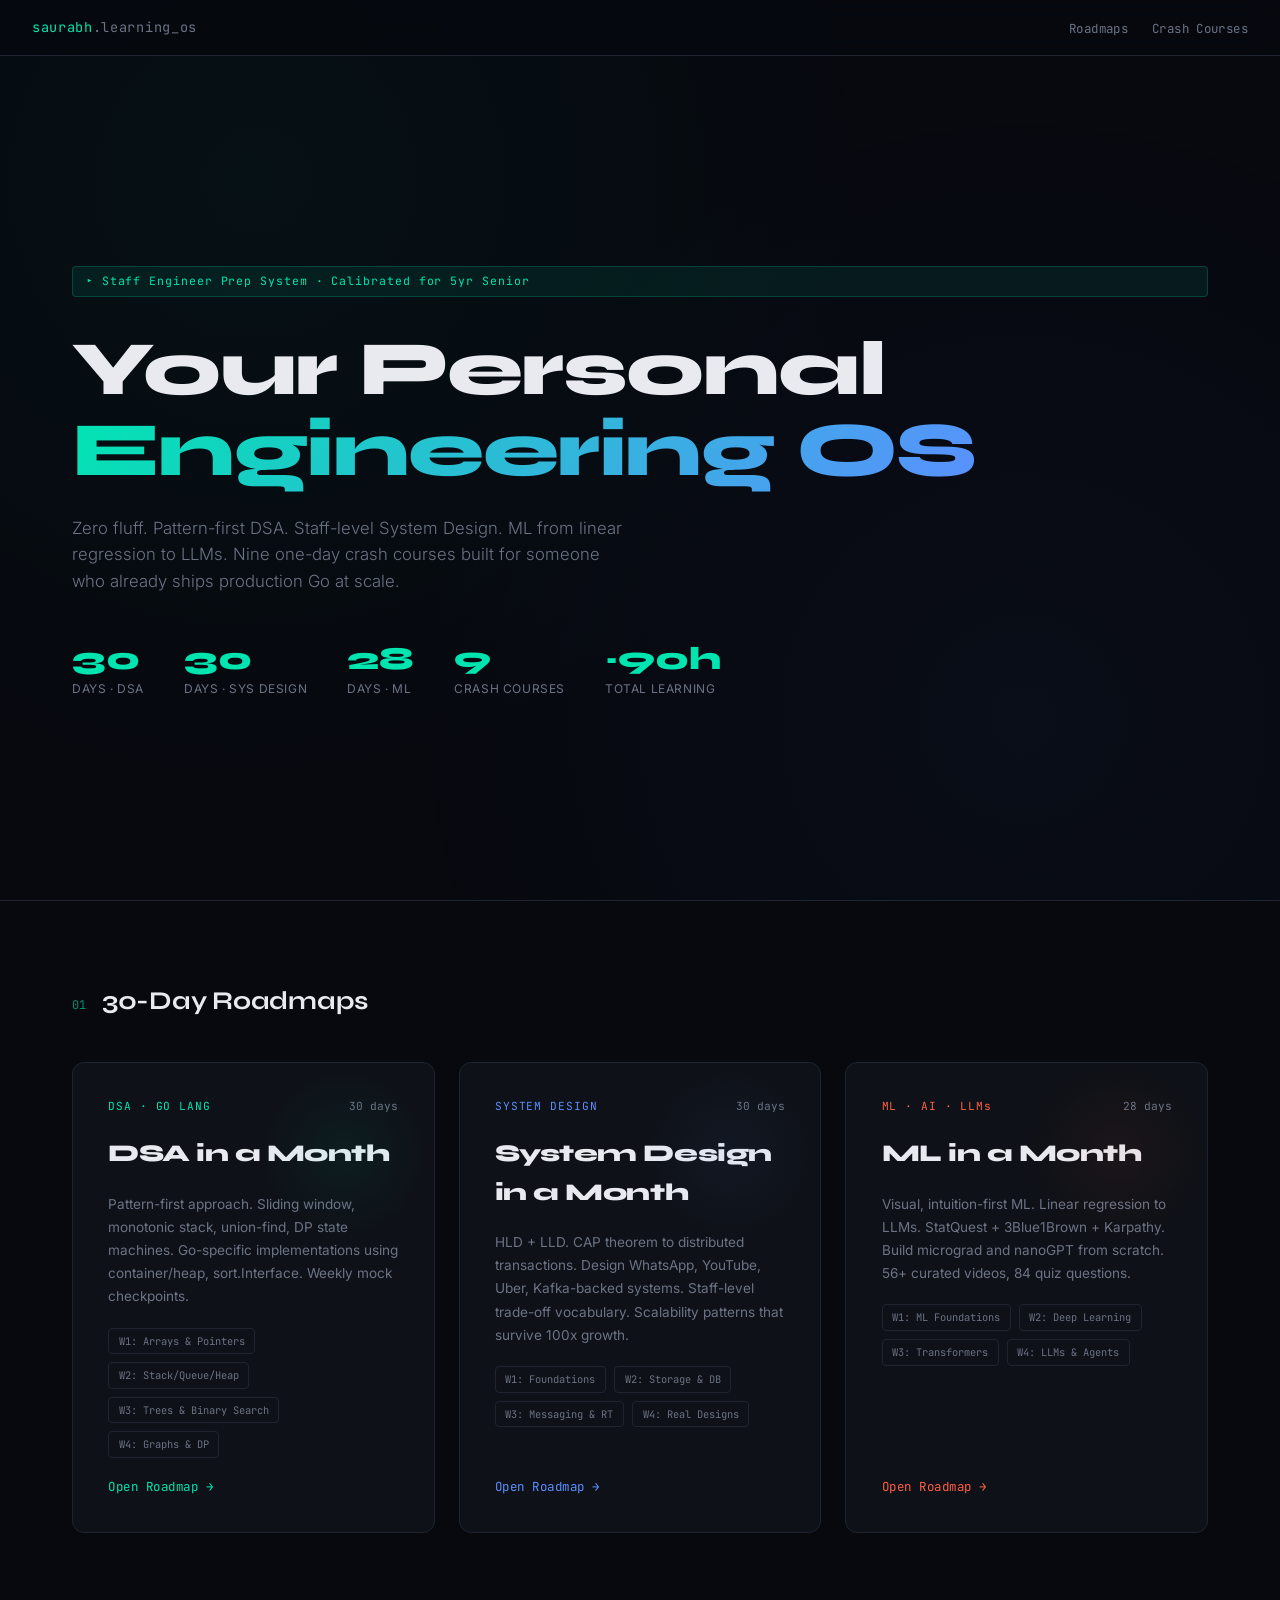
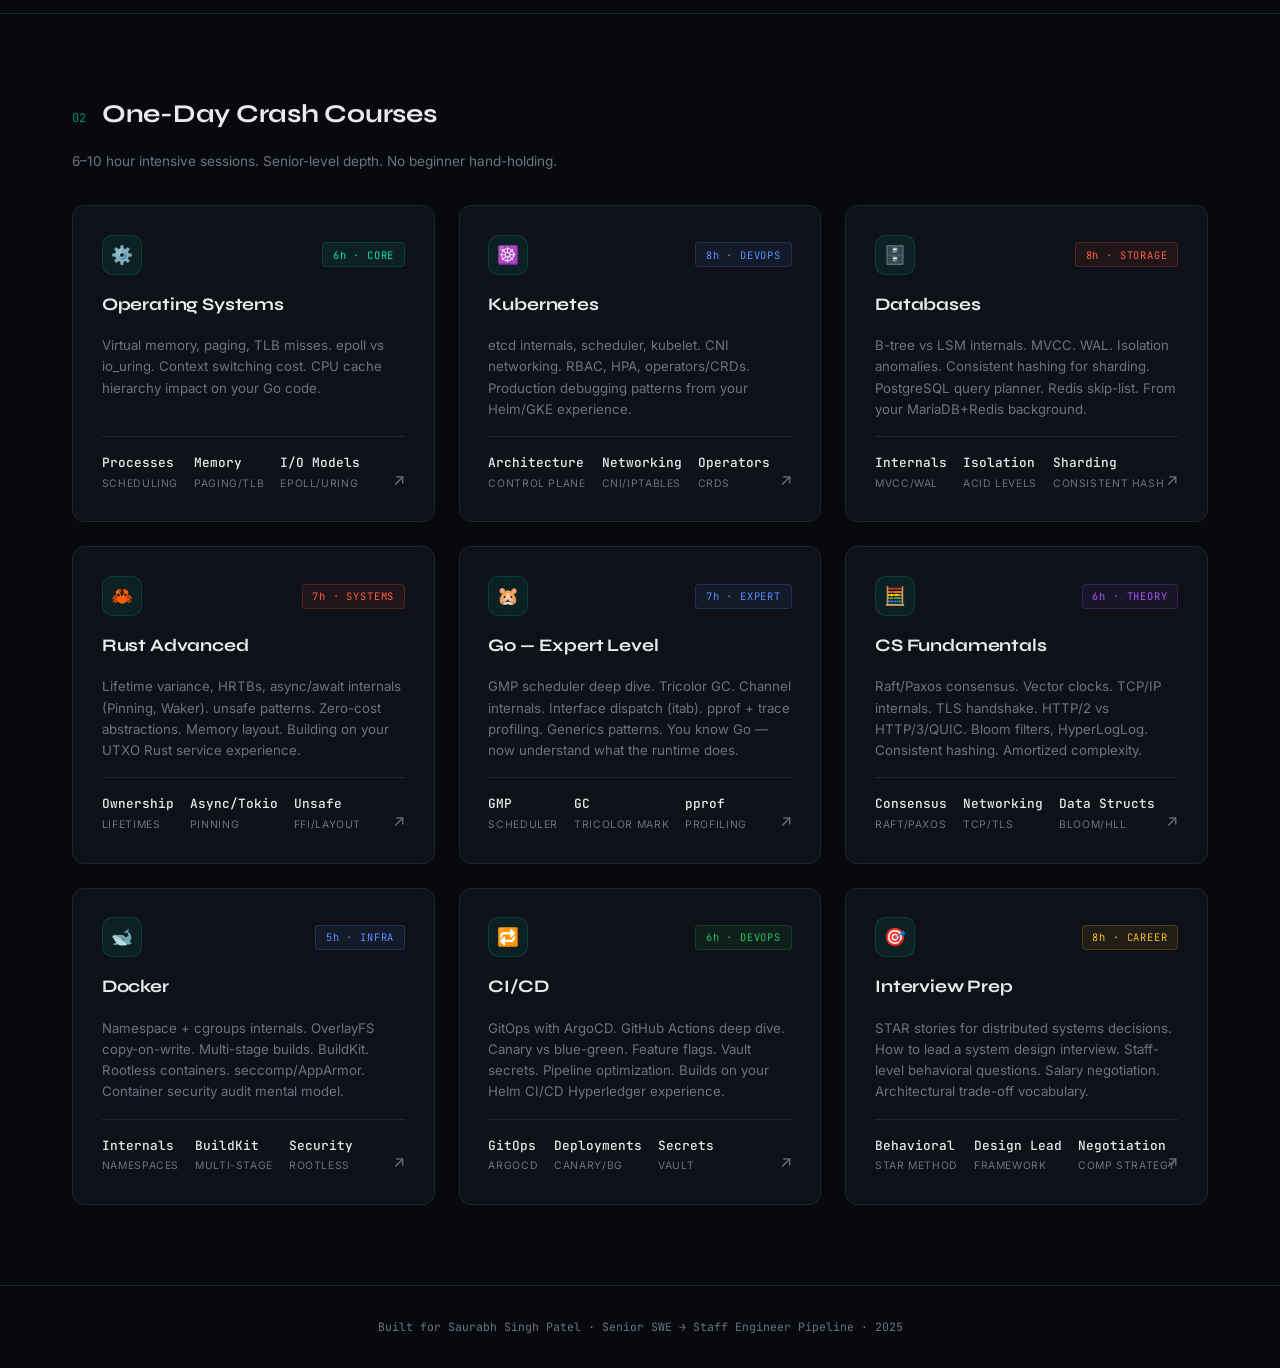
<file: index.html>
<!DOCTYPE html>
<html lang="en">
<head>
<meta charset="UTF-8">
<meta name="viewport" content="width=device-width, initial-scale=1.0">
<title>Saurabh — Staff Engineer Learning OS</title>
<link rel="preconnect" href="https://fonts.googleapis.com">
<link href="https://fonts.googleapis.com/css2?family=Syne:wght@400;600;700;800&family=JetBrains+Mono:wght@400;500;700&family=Inter:wght@300;400;500&display=swap" rel="stylesheet">
<style>
  :root {
    --bg: #07090f;
    --surface: #0e1117;
    --surface2: #141820;
    --border: #1e2530;
    --accent: #00e5b0;
    --accent2: #ff5f40;
    --accent3: #5b8fff;
    --text: #e8eaf0;
    --muted: #6b7385;
    --tag-bg: rgba(0,229,176,0.08);
  }
  * { margin:0; padding:0; box-sizing:border-box; }
  html { scroll-behavior: smooth; }
  body {
    background: var(--bg);
    color: var(--text);
    font-family: 'Inter', sans-serif;
    line-height: 1.6;
    overflow-x: hidden;
  }
  /* Grid noise texture */
  body::before {
    content:'';
    position:fixed;
    inset:0;
    background-image: radial-gradient(circle at 20% 20%, rgba(0,229,176,0.04) 0%, transparent 50%),
                      radial-gradient(circle at 80% 80%, rgba(91,143,255,0.04) 0%, transparent 50%);
    pointer-events:none;
    z-index:0;
  }

  /* NAV */
  nav {
    position:fixed; top:0; left:0; right:0;
    background: rgba(7,9,15,0.85);
    backdrop-filter: blur(20px);
    border-bottom: 1px solid var(--border);
    z-index:100;
    padding: 0 2rem;
    display:flex; align-items:center; justify-content:space-between;
    height:56px;
  }
  .nav-logo {
    font-family:'JetBrains Mono', monospace;
    font-size:0.85rem;
    color: var(--accent);
    letter-spacing:0.05em;
  }
  .nav-logo span { color: var(--muted); }
  .nav-links {
    display:flex; gap:1.5rem;
    list-style:none;
  }
  .nav-links a {
    font-size:0.78rem;
    text-decoration:none;
    color:var(--muted);
    font-family:'JetBrains Mono', monospace;
    letter-spacing:0.03em;
    transition: color 0.2s;
  }
  .nav-links a:hover { color:var(--accent); }

  /* HERO */
  .hero {
    min-height:100vh;
    display:flex; flex-direction:column;
    justify-content:center;
    padding: 8rem 2rem 4rem;
    max-width:1200px; margin:0 auto;
    position:relative; z-index:1;
  }
  .hero-badge {
    display:inline-flex; align-items:center; gap:0.5rem;
    background: var(--tag-bg);
    border: 1px solid rgba(0,229,176,0.2);
    color: var(--accent);
    font-family:'JetBrains Mono', monospace;
    font-size:0.72rem;
    padding:0.35rem 0.8rem;
    border-radius:4px;
    margin-bottom:2rem;
    letter-spacing:0.08em;
  }
  .hero-badge::before { content:'▸ '; }
  h1.hero-title {
    font-family:'Syne', sans-serif;
    font-size:clamp(2.5rem, 6vw, 5rem);
    font-weight:800;
    line-height:1.05;
    margin-bottom:1.5rem;
    letter-spacing:-0.02em;
  }
  h1.hero-title .line2 {
    background: linear-gradient(135deg, var(--accent) 0%, var(--accent3) 100%);
    -webkit-background-clip: text;
    -webkit-text-fill-color: transparent;
    background-clip: text;
  }
  .hero-sub {
    color:var(--muted);
    font-size:1.05rem;
    max-width:560px;
    margin-bottom:3rem;
    font-weight:300;
  }
  .hero-stats {
    display:flex; gap:2.5rem;
    flex-wrap:wrap;
  }
  .stat {
    display:flex; flex-direction:column;
  }
  .stat-num {
    font-family:'Syne', sans-serif;
    font-size:2rem;
    font-weight:800;
    color:var(--accent);
    line-height:1;
  }
  .stat-label {
    font-size:0.75rem;
    color:var(--muted);
    letter-spacing:0.05em;
    text-transform:uppercase;
    margin-top:0.25rem;
  }

  /* SECTION */
  section {
    max-width:1200px;
    margin:0 auto;
    padding: 5rem 2rem;
    position:relative; z-index:1;
  }
  .section-header {
    display:flex; align-items:baseline; gap:1rem;
    margin-bottom:2.5rem;
  }
  .section-num {
    font-family:'JetBrains Mono', monospace;
    font-size:0.75rem;
    color:var(--accent);
    opacity:0.6;
  }
  h2.section-title {
    font-family:'Syne', sans-serif;
    font-size:1.6rem;
    font-weight:700;
    letter-spacing:-0.01em;
  }

  /* CARDS GRID */
  .cards-grid {
    display:grid;
    grid-template-columns: repeat(auto-fill, minmax(340px, 1fr));
    gap:1.5rem;
  }
  .card {
    background: var(--surface);
    border: 1px solid var(--border);
    border-radius:12px;
    padding:1.8rem;
    text-decoration:none;
    color:var(--text);
    display:flex; flex-direction:column; gap:1rem;
    transition: all 0.25s ease;
    position:relative;
    overflow:hidden;
  }
  .card::after {
    content:'';
    position:absolute;
    top:0; left:0; right:0;
    height:2px;
    background: linear-gradient(90deg, var(--card-accent, var(--accent)), transparent);
    opacity:0;
    transition: opacity 0.25s;
  }
  .card:hover {
    border-color: var(--card-accent, var(--accent));
    transform: translateY(-3px);
    box-shadow: 0 12px 40px rgba(0,0,0,0.4);
  }
  .card:hover::after { opacity:1; }
  .card-header {
    display:flex; align-items:center; justify-content:space-between;
  }
  .card-icon {
    width:40px; height:40px;
    border-radius:10px;
    background: var(--tag-bg);
    border: 1px solid rgba(0,229,176,0.15);
    display:flex; align-items:center; justify-content:center;
    font-size:1.1rem;
  }
  .card-tag {
    font-family:'JetBrains Mono', monospace;
    font-size:0.65rem;
    letter-spacing:0.08em;
    padding:0.2rem 0.6rem;
    border-radius:4px;
    background: var(--tag-bg);
    color:var(--accent);
    border:1px solid rgba(0,229,176,0.15);
  }
  .card-tag.orange { 
    background:rgba(255,95,64,0.08); 
    color:var(--accent2); 
    border-color:rgba(255,95,64,0.2);
  }
  .card-tag.blue { 
    background:rgba(91,143,255,0.08); 
    color:var(--accent3); 
    border-color:rgba(91,143,255,0.2);
  }
  .card h3 {
    font-family:'Syne', sans-serif;
    font-size:1.1rem;
    font-weight:700;
    letter-spacing:-0.01em;
  }
  .card p {
    font-size:0.83rem;
    color:var(--muted);
    line-height:1.6;
  }
  .card-meta {
    display:flex; gap:1rem;
    margin-top:auto;
    padding-top:1rem;
    border-top:1px solid var(--border);
  }
  .meta-item {
    display:flex; flex-direction:column; gap:0.15rem;
  }
  .meta-val {
    font-family:'JetBrains Mono', monospace;
    font-size:0.8rem;
    color:var(--text);
    font-weight:500;
  }
  .meta-key {
    font-size:0.65rem;
    color:var(--muted);
    text-transform:uppercase;
    letter-spacing:0.06em;
  }
  .card-arrow {
    position:absolute;
    right:1.8rem; bottom:1.8rem;
    color:var(--muted);
    font-size:1rem;
    transition: all 0.2s;
  }
  .card:hover .card-arrow {
    color:var(--accent);
    transform: translate(3px, -3px);
  }

  /* ROADMAP cards - larger */
  .roadmap-grid {
    display:grid;
    grid-template-columns: repeat(auto-fill, minmax(300px, 1fr));
    gap:1.5rem;
  }
  .roadmap-card {
    background: var(--surface);
    border:1px solid var(--border);
    border-radius:12px;
    padding:2.2rem;
    text-decoration:none;
    color:var(--text);
    display:flex; flex-direction:column;
    gap:1.2rem;
    transition: all 0.25s;
    position:relative; overflow:hidden;
  }
  .roadmap-card::before {
    content:'';
    position:absolute;
    top:0; right:0;
    width:180px; height:180px;
    background: radial-gradient(circle, var(--rm-glow, rgba(0,229,176,0.06)) 0%, transparent 70%);
    pointer-events:none;
  }
  .roadmap-card:hover {
    border-color:var(--rm-border, rgba(0,229,176,0.4));
    transform: translateY(-3px);
    box-shadow: 0 16px 48px rgba(0,0,0,0.4);
  }
  .roadmap-title {
    font-family:'Syne', sans-serif;
    font-size:1.5rem;
    font-weight:800;
    letter-spacing:-0.02em;
  }
  .roadmap-desc {
    font-size:0.85rem;
    color:var(--muted);
    line-height:1.7;
  }
  .roadmap-weeks {
    display:flex; gap:0.5rem; flex-wrap:wrap;
  }
  .week-badge {
    font-family:'JetBrains Mono', monospace;
    font-size:0.65rem;
    padding:0.25rem 0.6rem;
    border-radius:4px;
    border:1px solid var(--border);
    color:var(--muted);
  }
  .roadmap-cta {
    display:inline-flex; align-items:center; gap:0.5rem;
    margin-top:auto;
    font-family:'JetBrains Mono', monospace;
    font-size:0.78rem;
    color:var(--accent);
    text-decoration:none;
    letter-spacing:0.04em;
  }

  /* FOOTER */
  footer {
    border-top:1px solid var(--border);
    padding:2rem;
    text-align:center;
    color:var(--muted);
    font-family:'JetBrains Mono', monospace;
    font-size:0.72rem;
    position:relative; z-index:1;
  }

  /* Divider */
  .divider {
    border:none;
    border-top:1px solid var(--border);
    margin:0;
  }

  /* Animate in */
  @keyframes fadeUp {
    from { opacity:0; transform:translateY(20px); }
    to   { opacity:1; transform:translateY(0); }
  }
  .hero > * {
    animation: fadeUp 0.6s ease both;
  }
  .hero > *:nth-child(1) { animation-delay:0.1s; }
  .hero > *:nth-child(2) { animation-delay:0.2s; }
  .hero > *:nth-child(3) { animation-delay:0.3s; }
  .hero > *:nth-child(4) { animation-delay:0.4s; }

  @media(max-width:768px) {
    .roadmap-grid { grid-template-columns:1fr; }
    .cards-grid { grid-template-columns:1fr; }
    .nav-links { display:none; }
    h1.hero-title { font-size:2.5rem; }
  }
</style>
</head>
<body>

<nav>
  <div class="nav-logo">saurabh<span>.learning_os</span></div>
  <ul class="nav-links">
    <li><a href="#roadmaps">Roadmaps</a></li>
    <li><a href="#crash-courses">Crash Courses</a></li>
  </ul>
</nav>

<div class="hero">
  <div class="hero-badge">Staff Engineer Prep System · Calibrated for 5yr Senior</div>
  <h1 class="hero-title">
    Your Personal<br>
    <span class="line2">Engineering OS</span>
  </h1>
  <p class="hero-sub">Zero fluff. Pattern-first DSA. Staff-level System Design. ML from linear regression to LLMs. Nine one-day crash courses built for someone who already ships production Go at scale.</p>
  <div class="hero-stats">
    <div class="stat"><span class="stat-num">30</span><span class="stat-label">Days · DSA</span></div>
    <div class="stat"><span class="stat-num">30</span><span class="stat-label">Days · Sys Design</span></div>
    <div class="stat"><span class="stat-num">28</span><span class="stat-label">Days · ML</span></div>
    <div class="stat"><span class="stat-num">9</span><span class="stat-label">Crash Courses</span></div>
    <div class="stat"><span class="stat-num">~90h</span><span class="stat-label">Total Learning</span></div>
  </div>
</div>

<hr class="divider">

<!-- ROADMAPS -->
<section id="roadmaps">
  <div class="section-header">
    <span class="section-num">01</span>
    <h2 class="section-title">30-Day Roadmaps</h2>
  </div>
  <div class="roadmap-grid">

    <a href="dsa-30-day.html" class="roadmap-card" style="--rm-glow:rgba(0,229,176,0.06);--rm-border:rgba(0,229,176,0.4);">
      <div style="display:flex;align-items:center;justify-content:space-between;">
        <span style="font-family:JetBrains Mono,monospace;font-size:0.7rem;color:var(--accent);letter-spacing:.08em;">DSA · GO LANG</span>
        <span style="font-family:JetBrains Mono,monospace;font-size:0.7rem;color:var(--muted);">30 days</span>
      </div>
      <div class="roadmap-title">DSA in a Month</div>
      <p class="roadmap-desc">Pattern-first approach. Sliding window, monotonic stack, union-find, DP state machines. Go-specific implementations using container/heap, sort.Interface. Weekly mock checkpoints.</p>
      <div class="roadmap-weeks">
        <span class="week-badge">W1: Arrays & Pointers</span>
        <span class="week-badge">W2: Stack/Queue/Heap</span>
        <span class="week-badge">W3: Trees & Binary Search</span>
        <span class="week-badge">W4: Graphs & DP</span>
      </div>
      <span class="roadmap-cta">Open Roadmap →</span>
    </a>

    <a href="system-design-30-day.html" class="roadmap-card" style="--rm-glow:rgba(91,143,255,0.06);--rm-border:rgba(91,143,255,0.4);">
      <div style="display:flex;align-items:center;justify-content:space-between;">
        <span style="font-family:JetBrains Mono,monospace;font-size:0.7rem;color:var(--accent3);letter-spacing:.08em;">SYSTEM DESIGN</span>
        <span style="font-family:JetBrains Mono,monospace;font-size:0.7rem;color:var(--muted);">30 days</span>
      </div>
      <div class="roadmap-title">System Design in a Month</div>
      <p class="roadmap-desc">HLD + LLD. CAP theorem to distributed transactions. Design WhatsApp, YouTube, Uber, Kafka-backed systems. Staff-level trade-off vocabulary. Scalability patterns that survive 100x growth.</p>
      <div class="roadmap-weeks">
        <span class="week-badge">W1: Foundations</span>
        <span class="week-badge">W2: Storage & DB</span>
        <span class="week-badge">W3: Messaging & RT</span>
        <span class="week-badge">W4: Real Designs</span>
      </div>
      <span class="roadmap-cta" style="color:var(--accent3);">Open Roadmap →</span>
    </a>

    <a href="https://saurabhspatel.github.io/ml-in-a-month/" class="roadmap-card" style="--rm-glow:rgba(255,95,64,0.06);--rm-border:rgba(255,95,64,0.4);">
      <div style="display:flex;align-items:center;justify-content:space-between;">
        <span style="font-family:JetBrains Mono,monospace;font-size:0.7rem;color:var(--accent2);letter-spacing:.08em;">ML · AI · LLMs</span>
        <span style="font-family:JetBrains Mono,monospace;font-size:0.7rem;color:var(--muted);">28 days</span>
      </div>
      <div class="roadmap-title">ML in a Month</div>
      <p class="roadmap-desc">Visual, intuition-first ML. Linear regression to LLMs. StatQuest + 3Blue1Brown + Karpathy. Build micrograd and nanoGPT from scratch. 56+ curated videos, 84 quiz questions.</p>
      <div class="roadmap-weeks">
        <span class="week-badge">W1: ML Foundations</span>
        <span class="week-badge">W2: Deep Learning</span>
        <span class="week-badge">W3: Transformers</span>
        <span class="week-badge">W4: LLMs & Agents</span>
      </div>
      <span class="roadmap-cta" style="color:var(--accent2);">Open Roadmap →</span>
    </a>
</section>

<hr class="divider">

<!-- CRASH COURSES -->
<section id="crash-courses">
  <div class="section-header">
    <span class="section-num">02</span>
    <h2 class="section-title">One-Day Crash Courses</h2>
  </div>
  <p style="color:var(--muted);font-size:0.85rem;margin-bottom:2rem;margin-top:-1.5rem;">6–10 hour intensive sessions. Senior-level depth. No beginner hand-holding.</p>

  <div class="cards-grid">

    <a href="os-in-a-day.html" class="card" style="--card-accent:var(--accent);">
      <div class="card-header">
        <div class="card-icon">⚙️</div>
        <span class="card-tag">6h · CORE</span>
      </div>
      <h3>Operating Systems</h3>
      <p>Virtual memory, paging, TLB misses. epoll vs io_uring. Context switching cost. CPU cache hierarchy impact on your Go code.</p>
      <div class="card-meta">
        <div class="meta-item"><span class="meta-val">Processes</span><span class="meta-key">Scheduling</span></div>
        <div class="meta-item"><span class="meta-val">Memory</span><span class="meta-key">Paging/TLB</span></div>
        <div class="meta-item"><span class="meta-val">I/O Models</span><span class="meta-key">epoll/uring</span></div>
      </div>
      <span class="card-arrow">↗</span>
    </a>

    <a href="k8s-in-a-day.html" class="card" style="--card-accent:#326ce5;">
      <div class="card-header">
        <div class="card-icon">☸️</div>
        <span class="card-tag blue">8h · DEVOPS</span>
      </div>
      <h3>Kubernetes</h3>
      <p>etcd internals, scheduler, kubelet. CNI networking. RBAC, HPA, operators/CRDs. Production debugging patterns from your Helm/GKE experience.</p>
      <div class="card-meta">
        <div class="meta-item"><span class="meta-val">Architecture</span><span class="meta-key">Control Plane</span></div>
        <div class="meta-item"><span class="meta-val">Networking</span><span class="meta-key">CNI/iptables</span></div>
        <div class="meta-item"><span class="meta-val">Operators</span><span class="meta-key">CRDs</span></div>
      </div>
      <span class="card-arrow">↗</span>
    </a>

    <a href="db-in-a-day.html" class="card" style="--card-accent:#f97316;">
      <div class="card-header">
        <div class="card-icon">🗄️</div>
        <span class="card-tag orange">8h · STORAGE</span>
      </div>
      <h3>Databases</h3>
      <p>B-tree vs LSM internals. MVCC. WAL. Isolation anomalies. Consistent hashing for sharding. PostgreSQL query planner. Redis skip-list. From your MariaDB+Redis background.</p>
      <div class="card-meta">
        <div class="meta-item"><span class="meta-val">Internals</span><span class="meta-key">MVCC/WAL</span></div>
        <div class="meta-item"><span class="meta-val">Isolation</span><span class="meta-key">ACID Levels</span></div>
        <div class="meta-item"><span class="meta-val">Sharding</span><span class="meta-key">Consistent Hash</span></div>
      </div>
      <span class="card-arrow">↗</span>
    </a>

    <a href="rust-in-a-day.html" class="card" style="--card-accent:#ce422b;">
      <div class="card-header">
        <div class="card-icon">🦀</div>
        <span class="card-tag orange">7h · SYSTEMS</span>
      </div>
      <h3>Rust Advanced</h3>
      <p>Lifetime variance, HRTBs, async/await internals (Pinning, Waker). unsafe patterns. Zero-cost abstractions. Memory layout. Building on your UTXO Rust service experience.</p>
      <div class="card-meta">
        <div class="meta-item"><span class="meta-val">Ownership</span><span class="meta-key">Lifetimes</span></div>
        <div class="meta-item"><span class="meta-val">Async/Tokio</span><span class="meta-key">Pinning</span></div>
        <div class="meta-item"><span class="meta-val">Unsafe</span><span class="meta-key">FFI/Layout</span></div>
      </div>
      <span class="card-arrow">↗</span>
    </a>

    <a href="go-in-a-day.html" class="card" style="--card-accent:#00acd7;">
      <div class="card-header">
        <div class="card-icon">🐹</div>
        <span class="card-tag blue">7h · EXPERT</span>
      </div>
      <h3>Go — Expert Level</h3>
      <p>GMP scheduler deep dive. Tricolor GC. Channel internals. Interface dispatch (itab). pprof + trace profiling. Generics patterns. You know Go — now understand what the runtime does.</p>
      <div class="card-meta">
        <div class="meta-item"><span class="meta-val">GMP</span><span class="meta-key">Scheduler</span></div>
        <div class="meta-item"><span class="meta-val">GC</span><span class="meta-key">Tricolor Mark</span></div>
        <div class="meta-item"><span class="meta-val">pprof</span><span class="meta-key">Profiling</span></div>
      </div>
      <span class="card-arrow">↗</span>
    </a>

    <a href="cs-fundamentals-in-a-day.html" class="card" style="--card-accent:#a855f7;">
      <div class="card-header">
        <div class="card-icon">🧮</div>
        <span class="card-tag" style="background:rgba(168,85,247,0.08);color:#a855f7;border-color:rgba(168,85,247,0.2);">6h · THEORY</span>
      </div>
      <h3>CS Fundamentals</h3>
      <p>Raft/Paxos consensus. Vector clocks. TCP/IP internals. TLS handshake. HTTP/2 vs HTTP/3/QUIC. Bloom filters, HyperLogLog. Consistent hashing. Amortized complexity.</p>
      <div class="card-meta">
        <div class="meta-item"><span class="meta-val">Consensus</span><span class="meta-key">Raft/Paxos</span></div>
        <div class="meta-item"><span class="meta-val">Networking</span><span class="meta-key">TCP/TLS</span></div>
        <div class="meta-item"><span class="meta-val">Data Structs</span><span class="meta-key">Bloom/HLL</span></div>
      </div>
      <span class="card-arrow">↗</span>
    </a>

    <a href="docker-in-a-day.html" class="card" style="--card-accent:#2496ed;">
      <div class="card-header">
        <div class="card-icon">🐋</div>
        <span class="card-tag blue">5h · INFRA</span>
      </div>
      <h3>Docker</h3>
      <p>Namespace + cgroups internals. OverlayFS copy-on-write. Multi-stage builds. BuildKit. Rootless containers. seccomp/AppArmor. Container security audit mental model.</p>
      <div class="card-meta">
        <div class="meta-item"><span class="meta-val">Internals</span><span class="meta-key">Namespaces</span></div>
        <div class="meta-item"><span class="meta-val">BuildKit</span><span class="meta-key">Multi-stage</span></div>
        <div class="meta-item"><span class="meta-val">Security</span><span class="meta-key">Rootless</span></div>
      </div>
      <span class="card-arrow">↗</span>
    </a>

    <a href="cicd-in-a-day.html" class="card" style="--card-accent:#22c55e;">
      <div class="card-header">
        <div class="card-icon">🔁</div>
        <span class="card-tag" style="background:rgba(34,197,94,0.08);color:#22c55e;border-color:rgba(34,197,94,0.2);">6h · DEVOPS</span>
      </div>
      <h3>CI/CD</h3>
      <p>GitOps with ArgoCD. GitHub Actions deep dive. Canary vs blue-green. Feature flags. Vault secrets. Pipeline optimization. Builds on your Helm CI/CD Hyperledger experience.</p>
      <div class="card-meta">
        <div class="meta-item"><span class="meta-val">GitOps</span><span class="meta-key">ArgoCD</span></div>
        <div class="meta-item"><span class="meta-val">Deployments</span><span class="meta-key">Canary/BG</span></div>
        <div class="meta-item"><span class="meta-val">Secrets</span><span class="meta-key">Vault</span></div>
      </div>
      <span class="card-arrow">↗</span>
    </a>

    <a href="interview-in-a-day.html" class="card" style="--card-accent:#fbbf24;">
      <div class="card-header">
        <div class="card-icon">🎯</div>
        <span class="card-tag" style="background:rgba(251,191,36,0.08);color:#fbbf24;border-color:rgba(251,191,36,0.2);">8h · CAREER</span>
      </div>
      <h3>Interview Prep</h3>
      <p>STAR stories for distributed systems decisions. How to lead a system design interview. Staff-level behavioral questions. Salary negotiation. Architectural trade-off vocabulary.</p>
      <div class="card-meta">
        <div class="meta-item"><span class="meta-val">Behavioral</span><span class="meta-key">STAR Method</span></div>
        <div class="meta-item"><span class="meta-val">Design Lead</span><span class="meta-key">Framework</span></div>
        <div class="meta-item"><span class="meta-val">Negotiation</span><span class="meta-key">Comp Strategy</span></div>
      </div>
      <span class="card-arrow">↗</span>
    </a>

  </div>
</section>

<footer>
  <p>Built for Saurabh Singh Patel · Senior SWE → Staff Engineer Pipeline · 2025</p>
</footer>

</body>
</html>
</file>
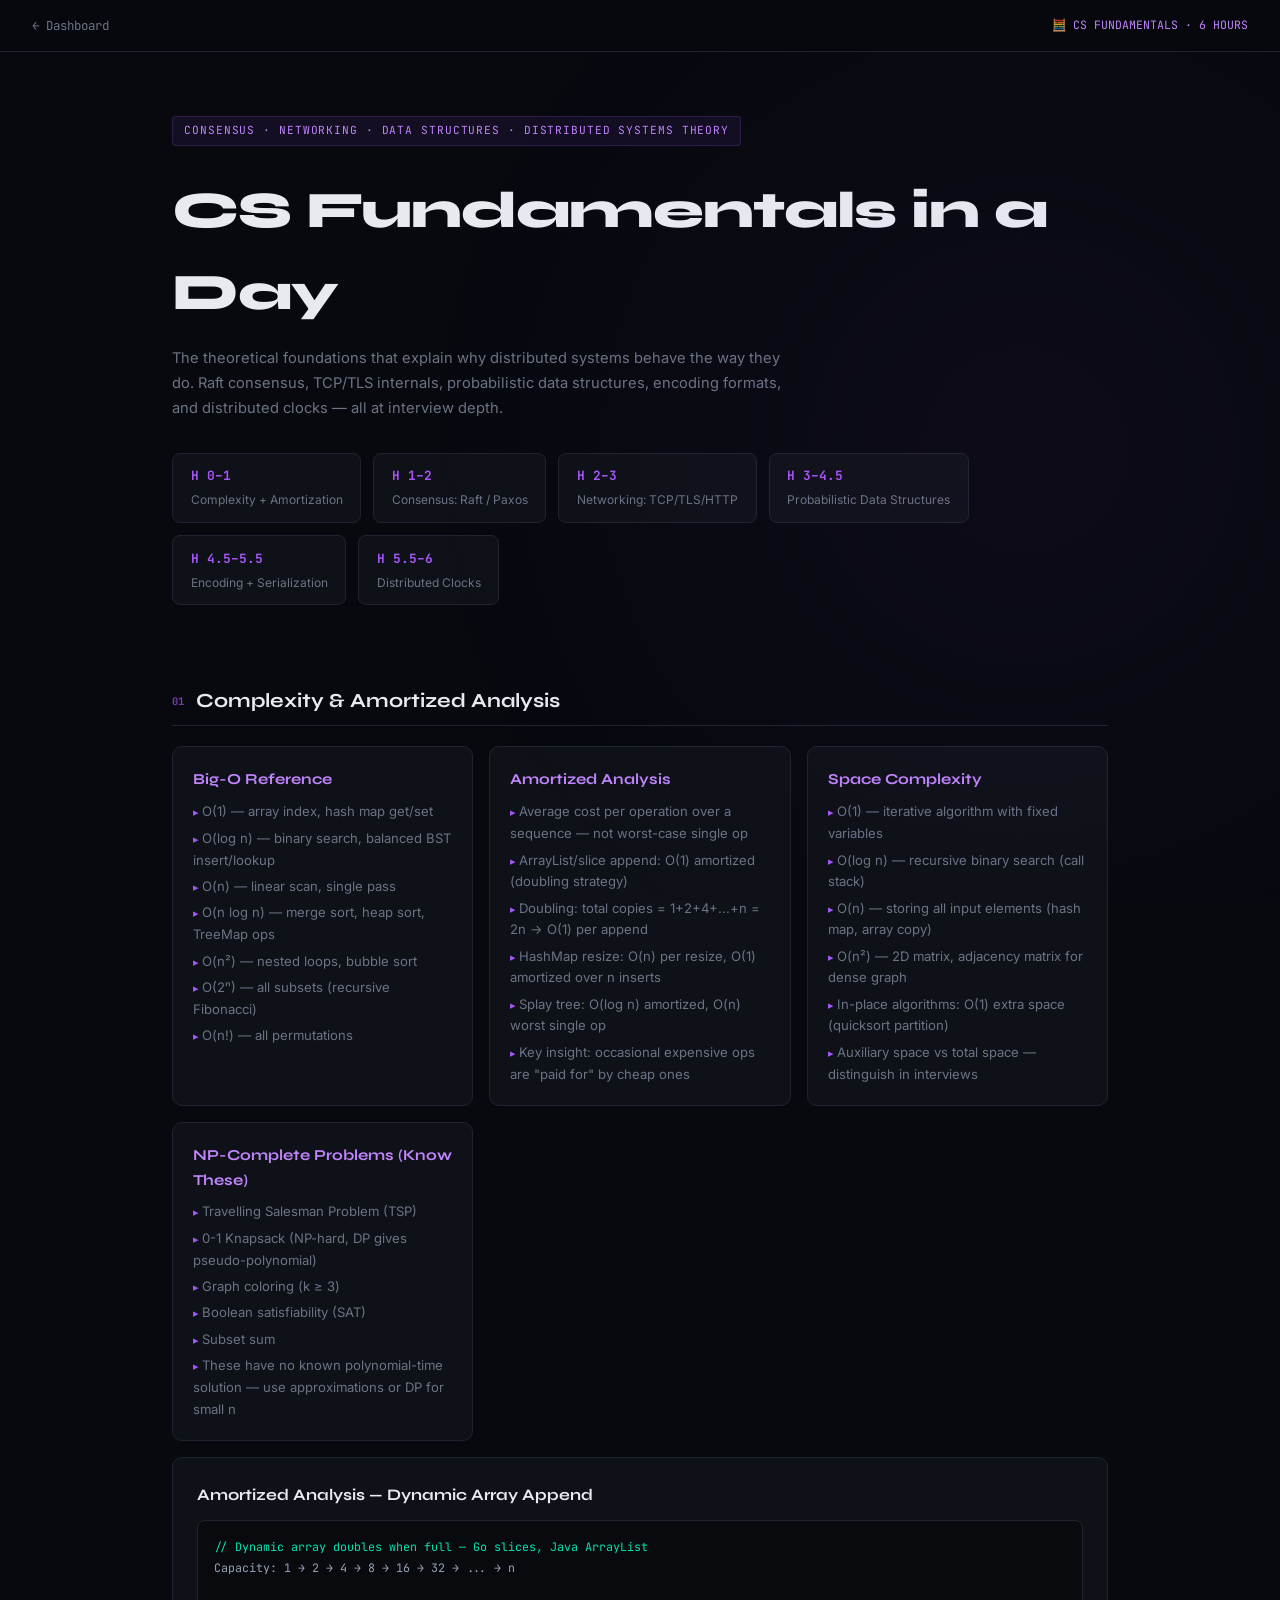
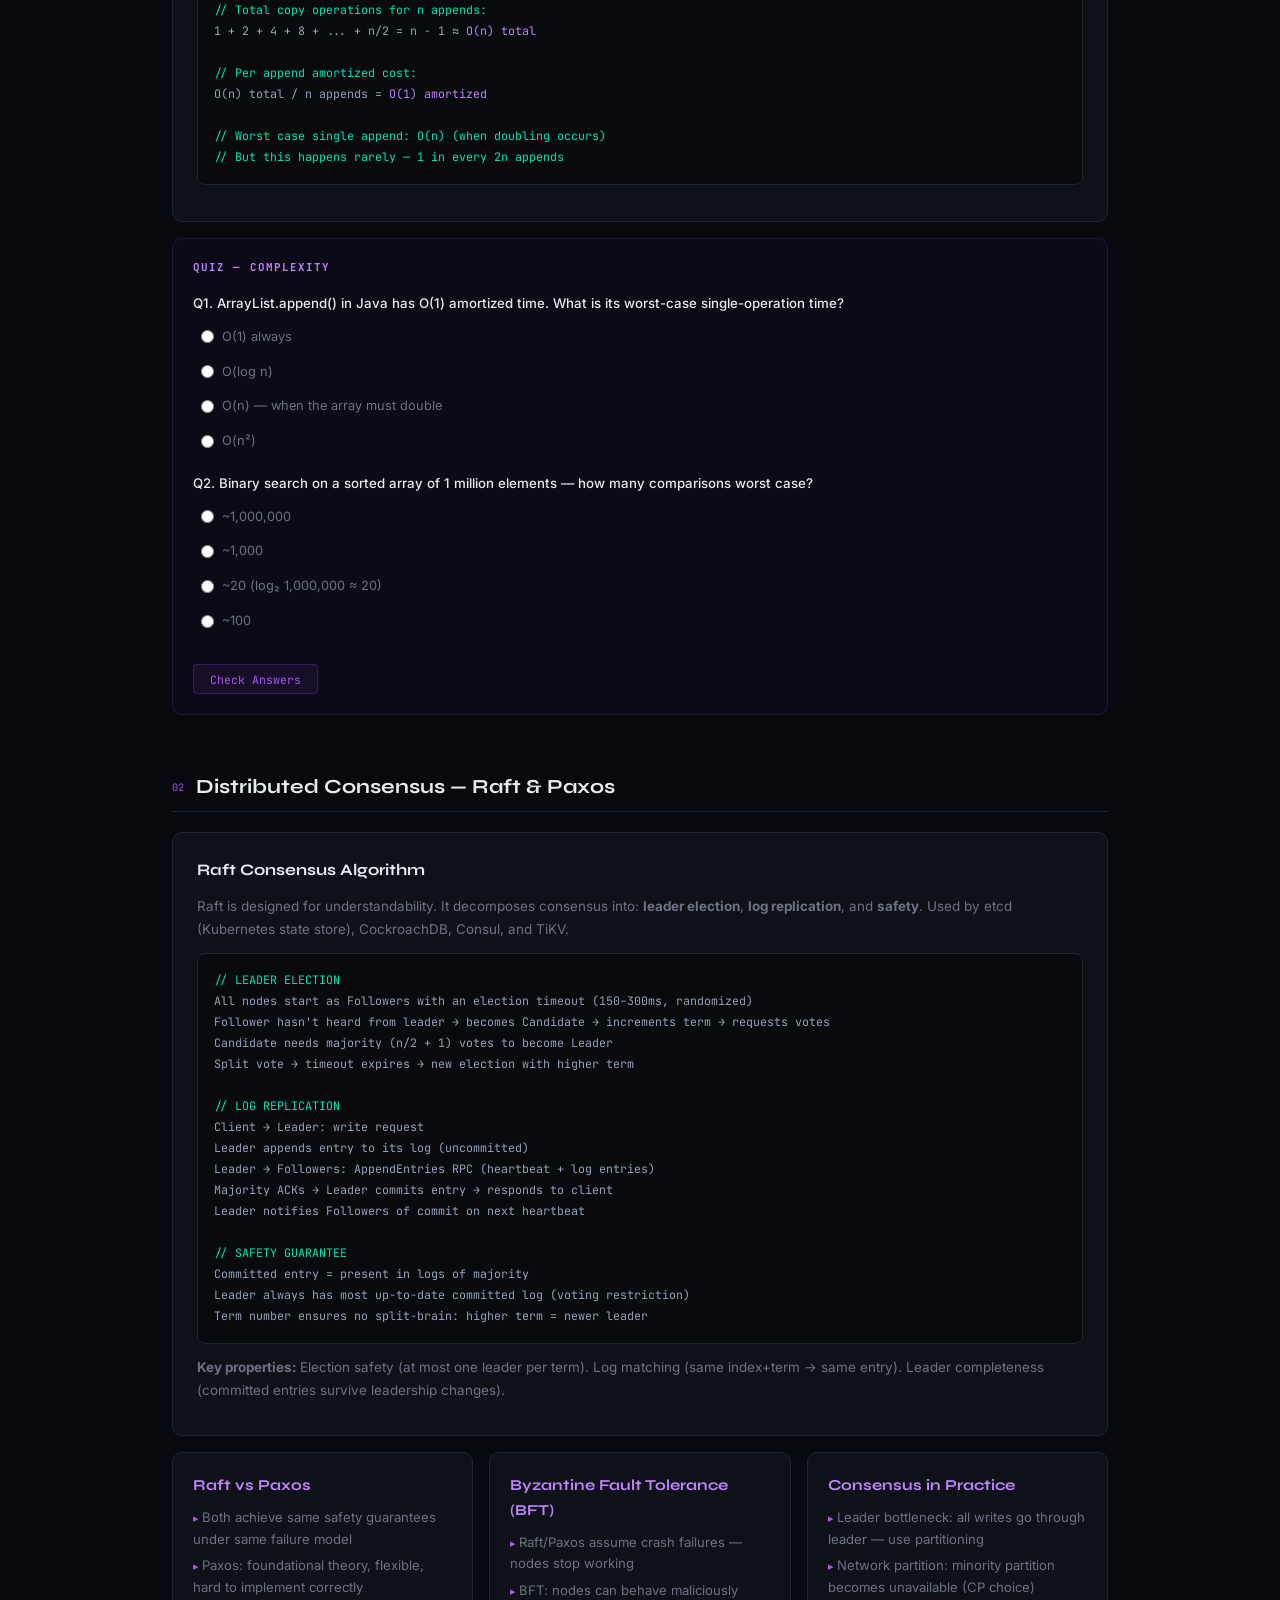
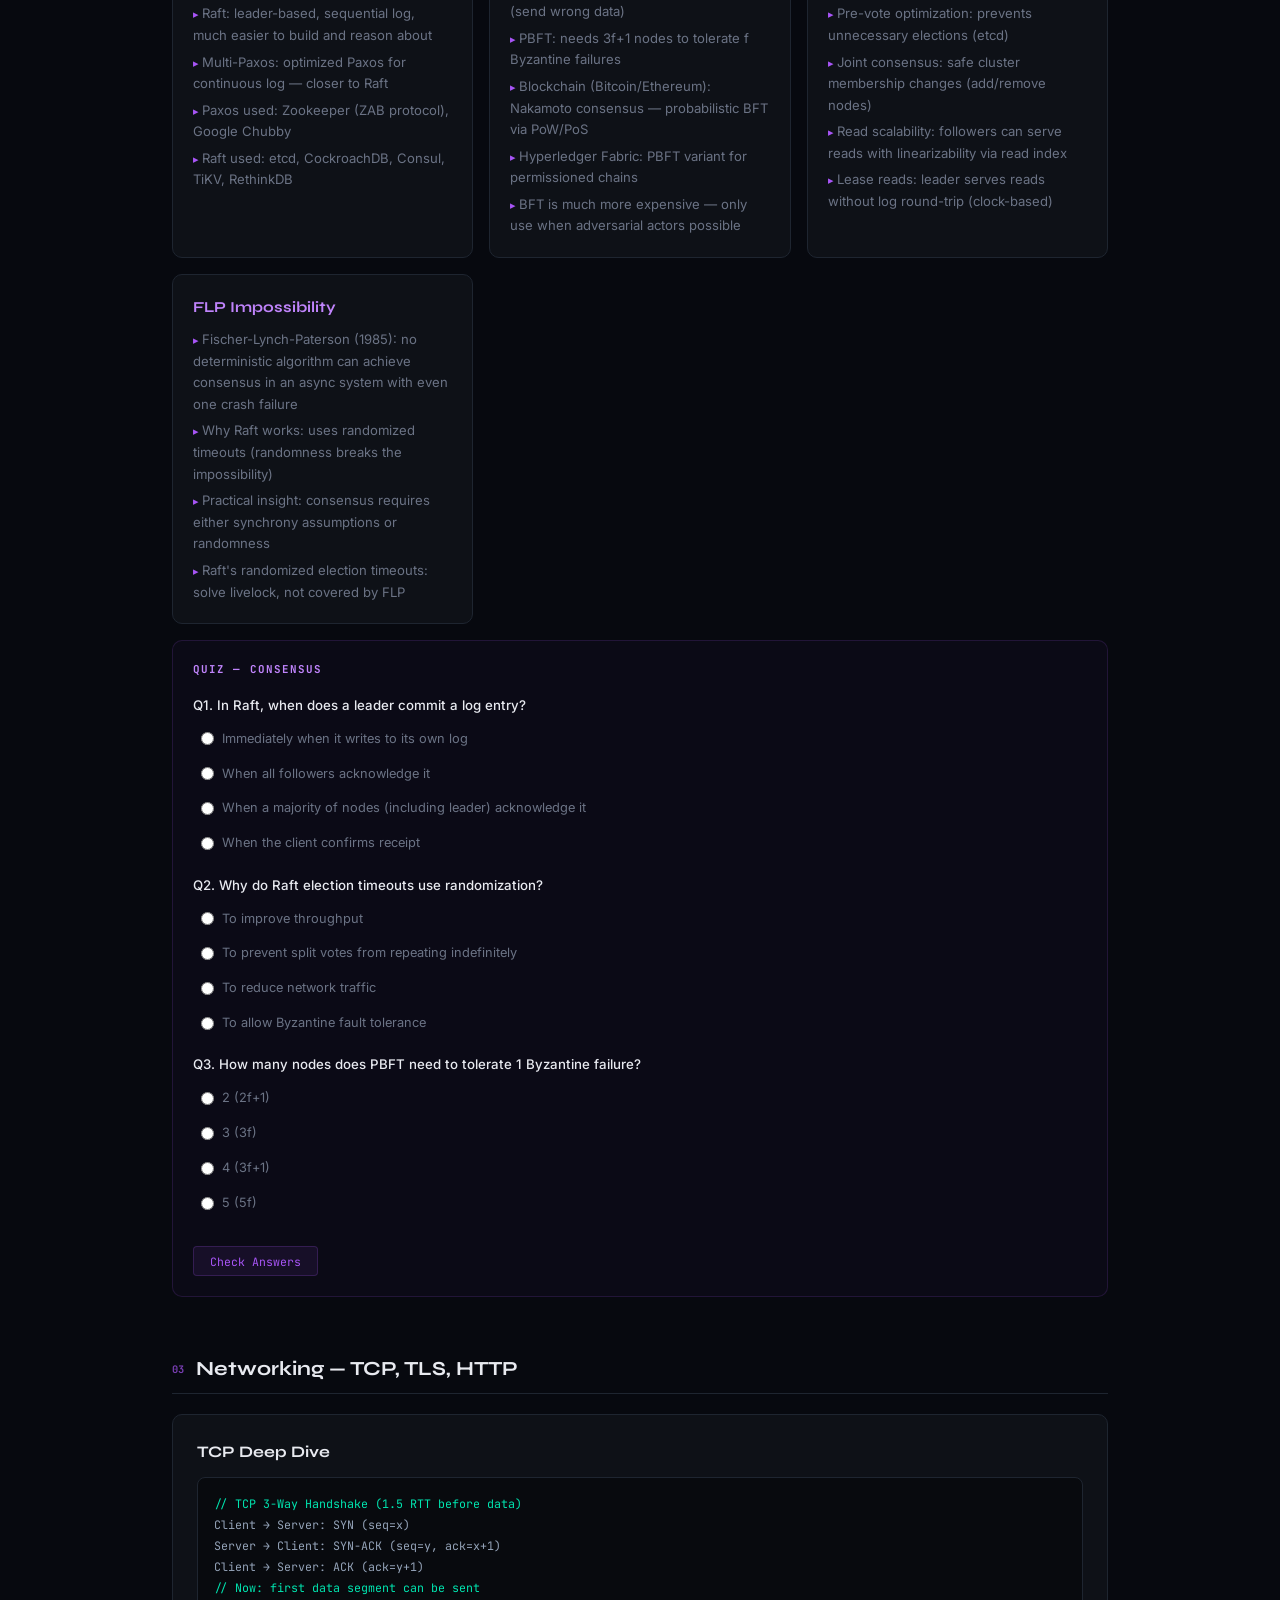
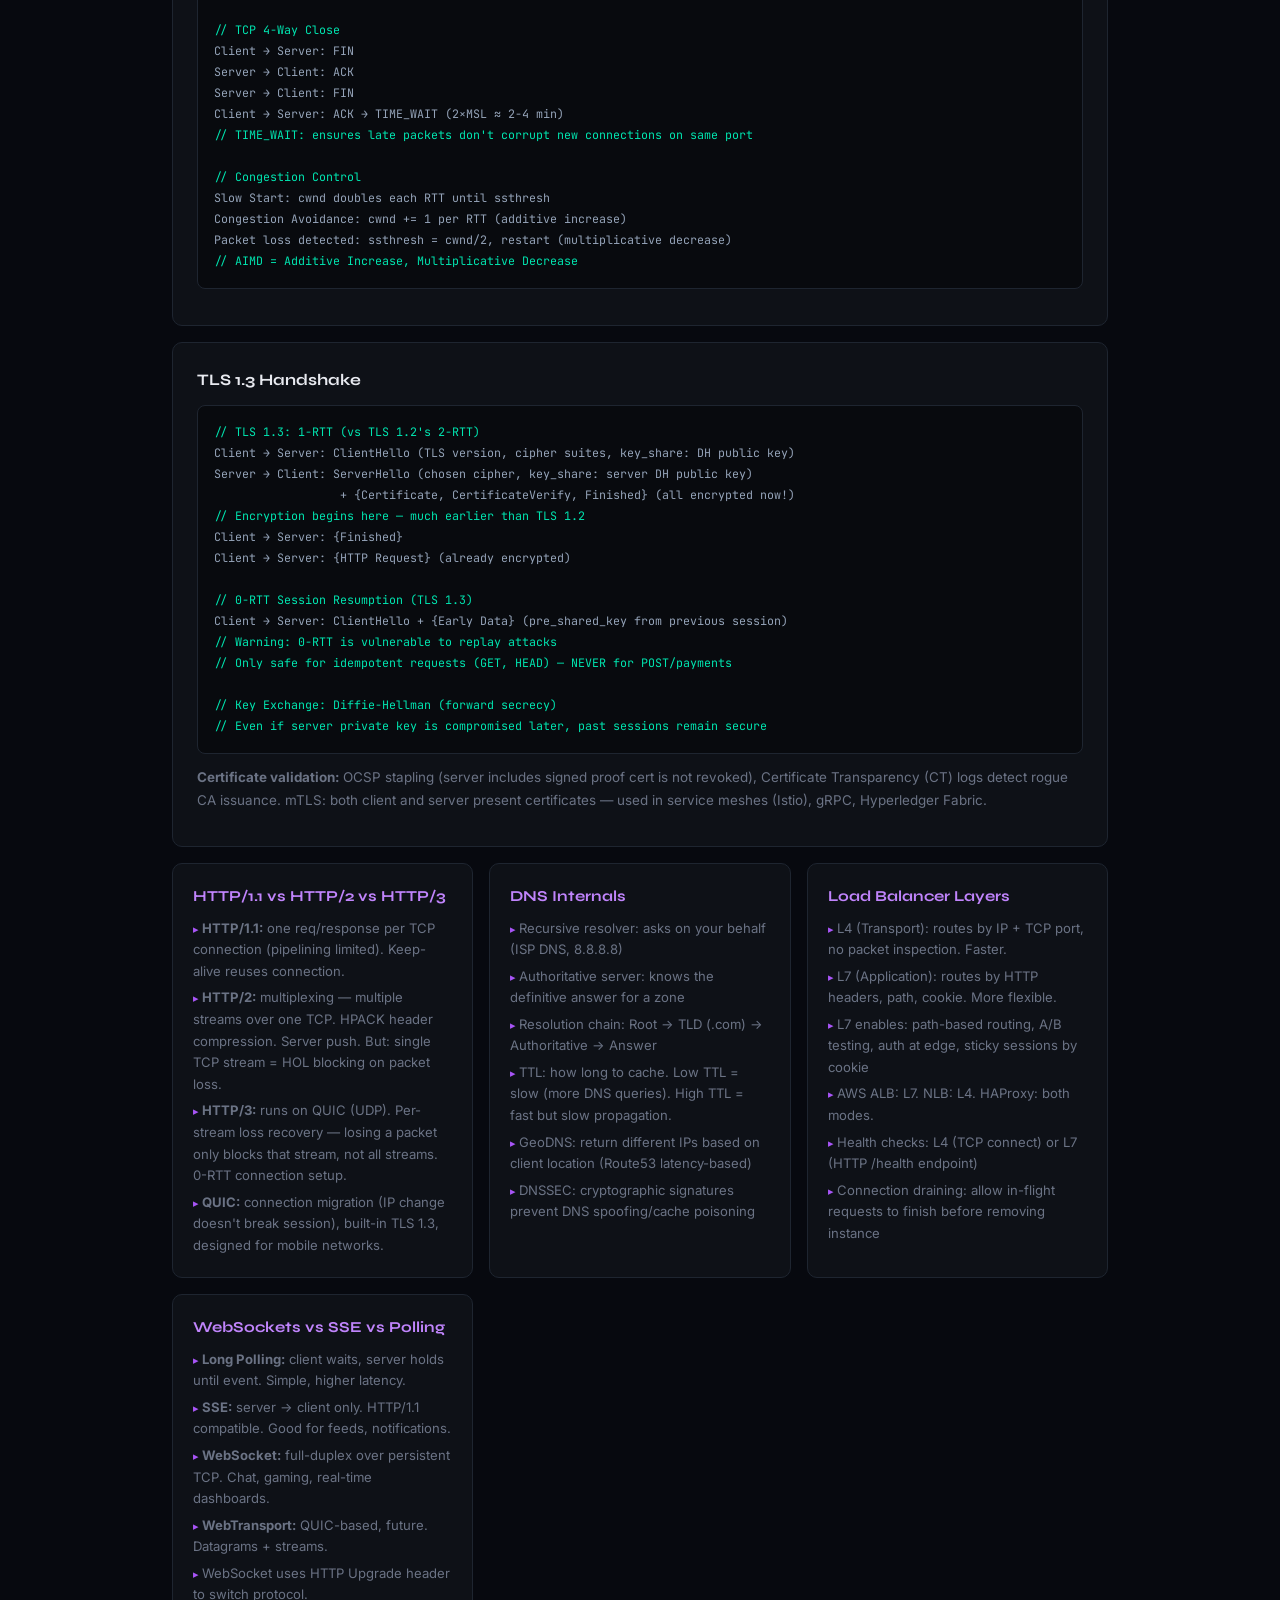
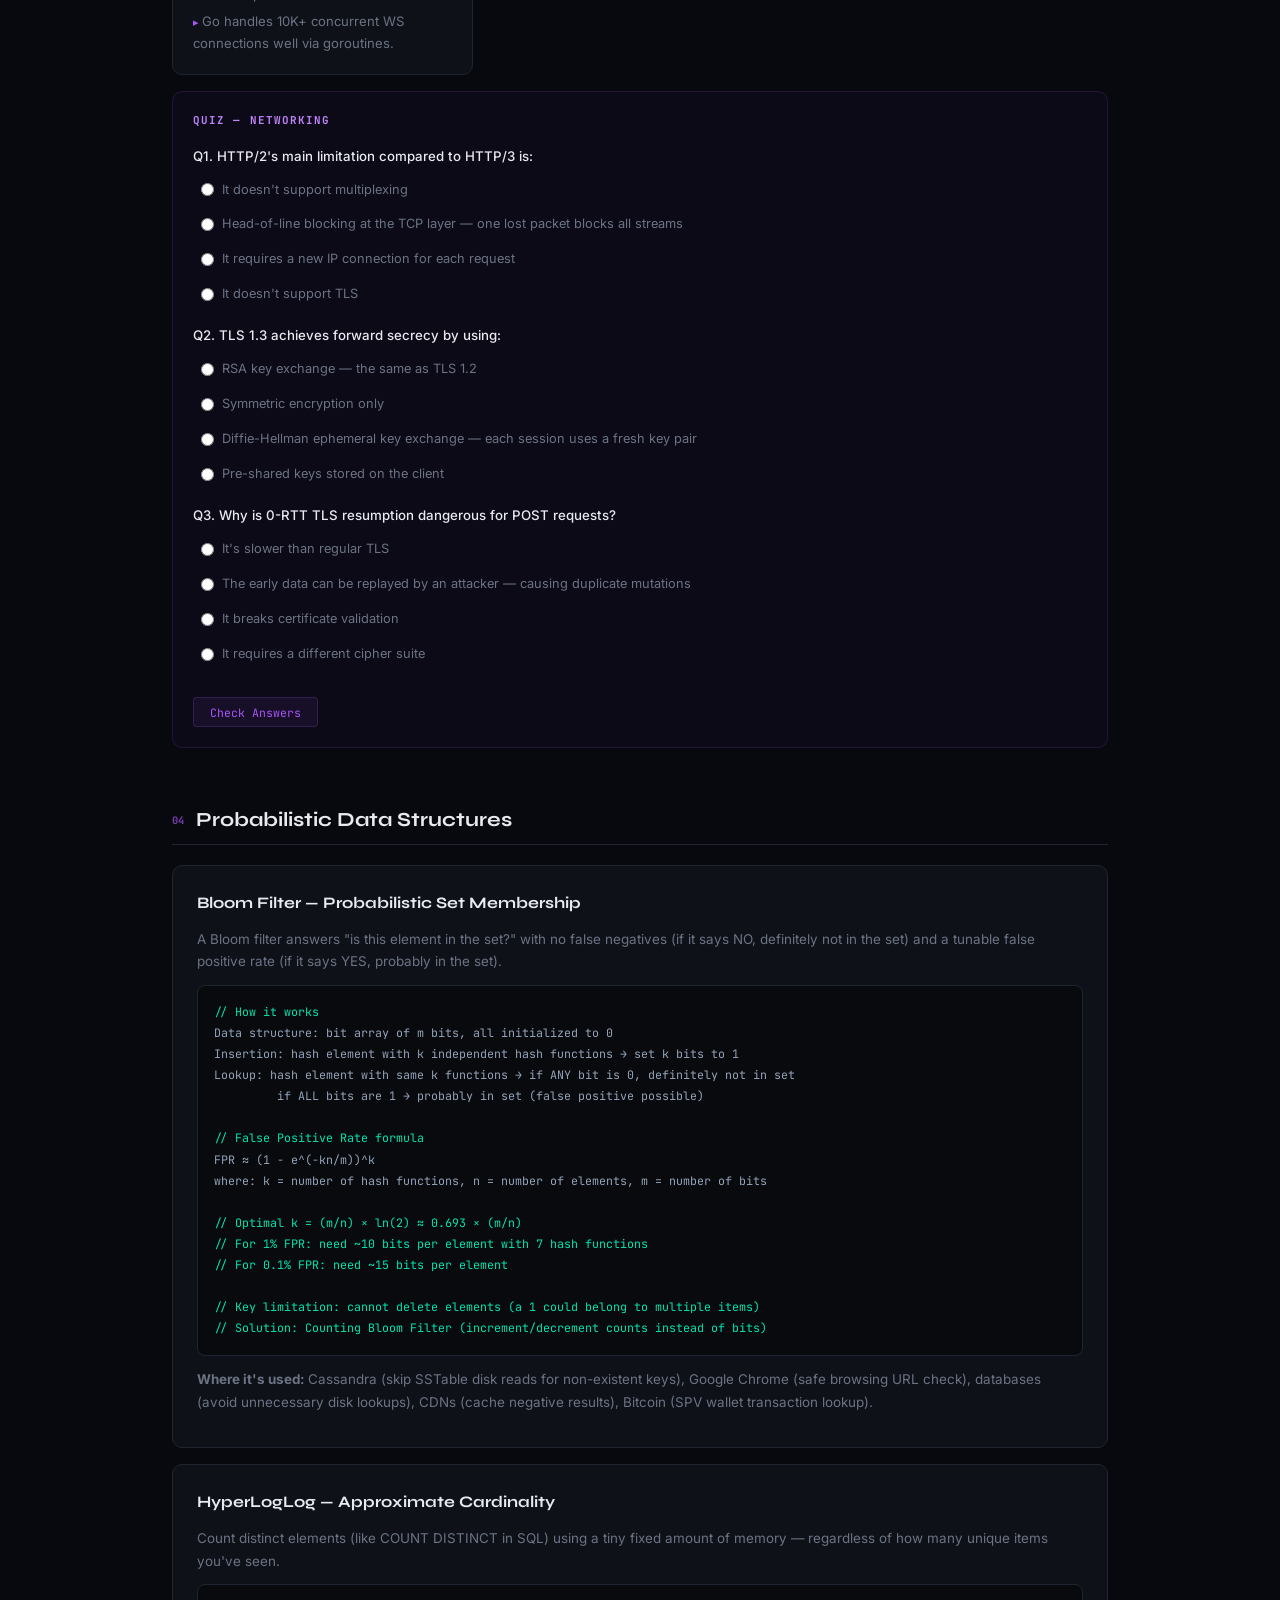
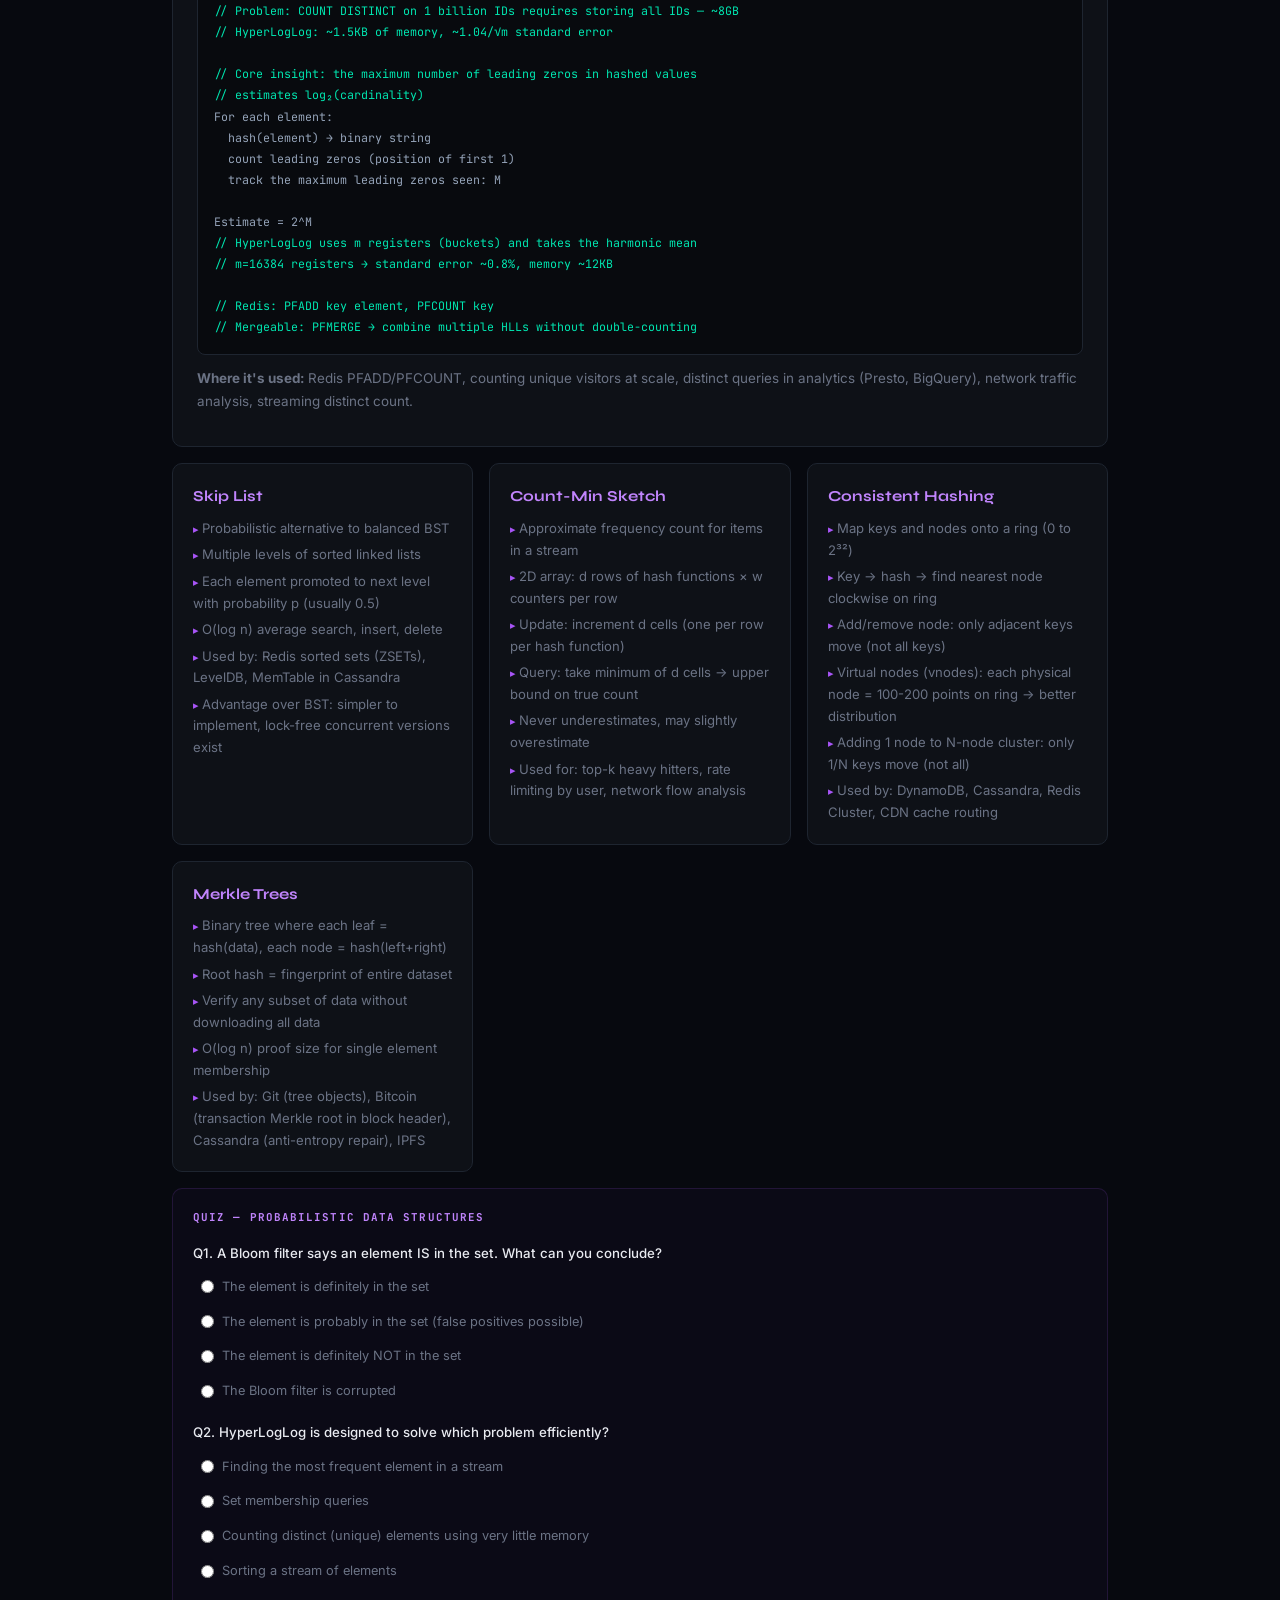
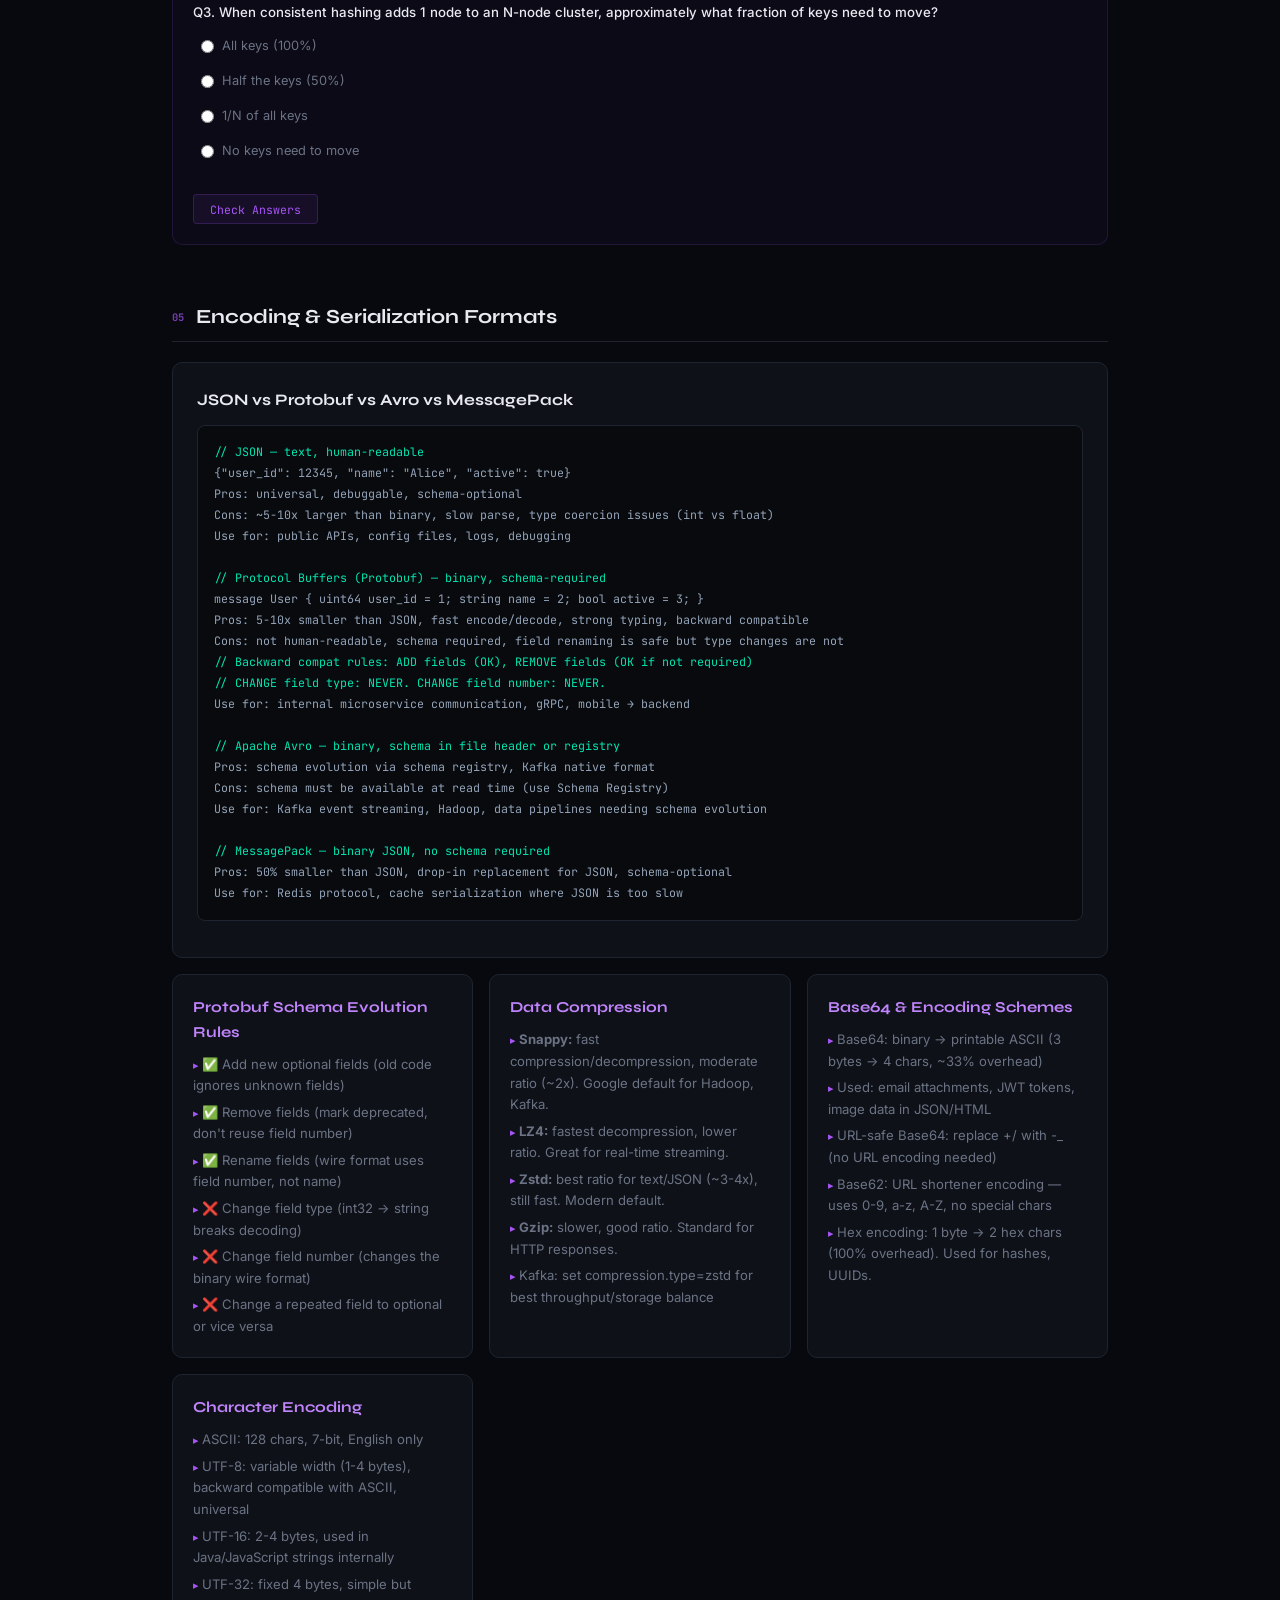
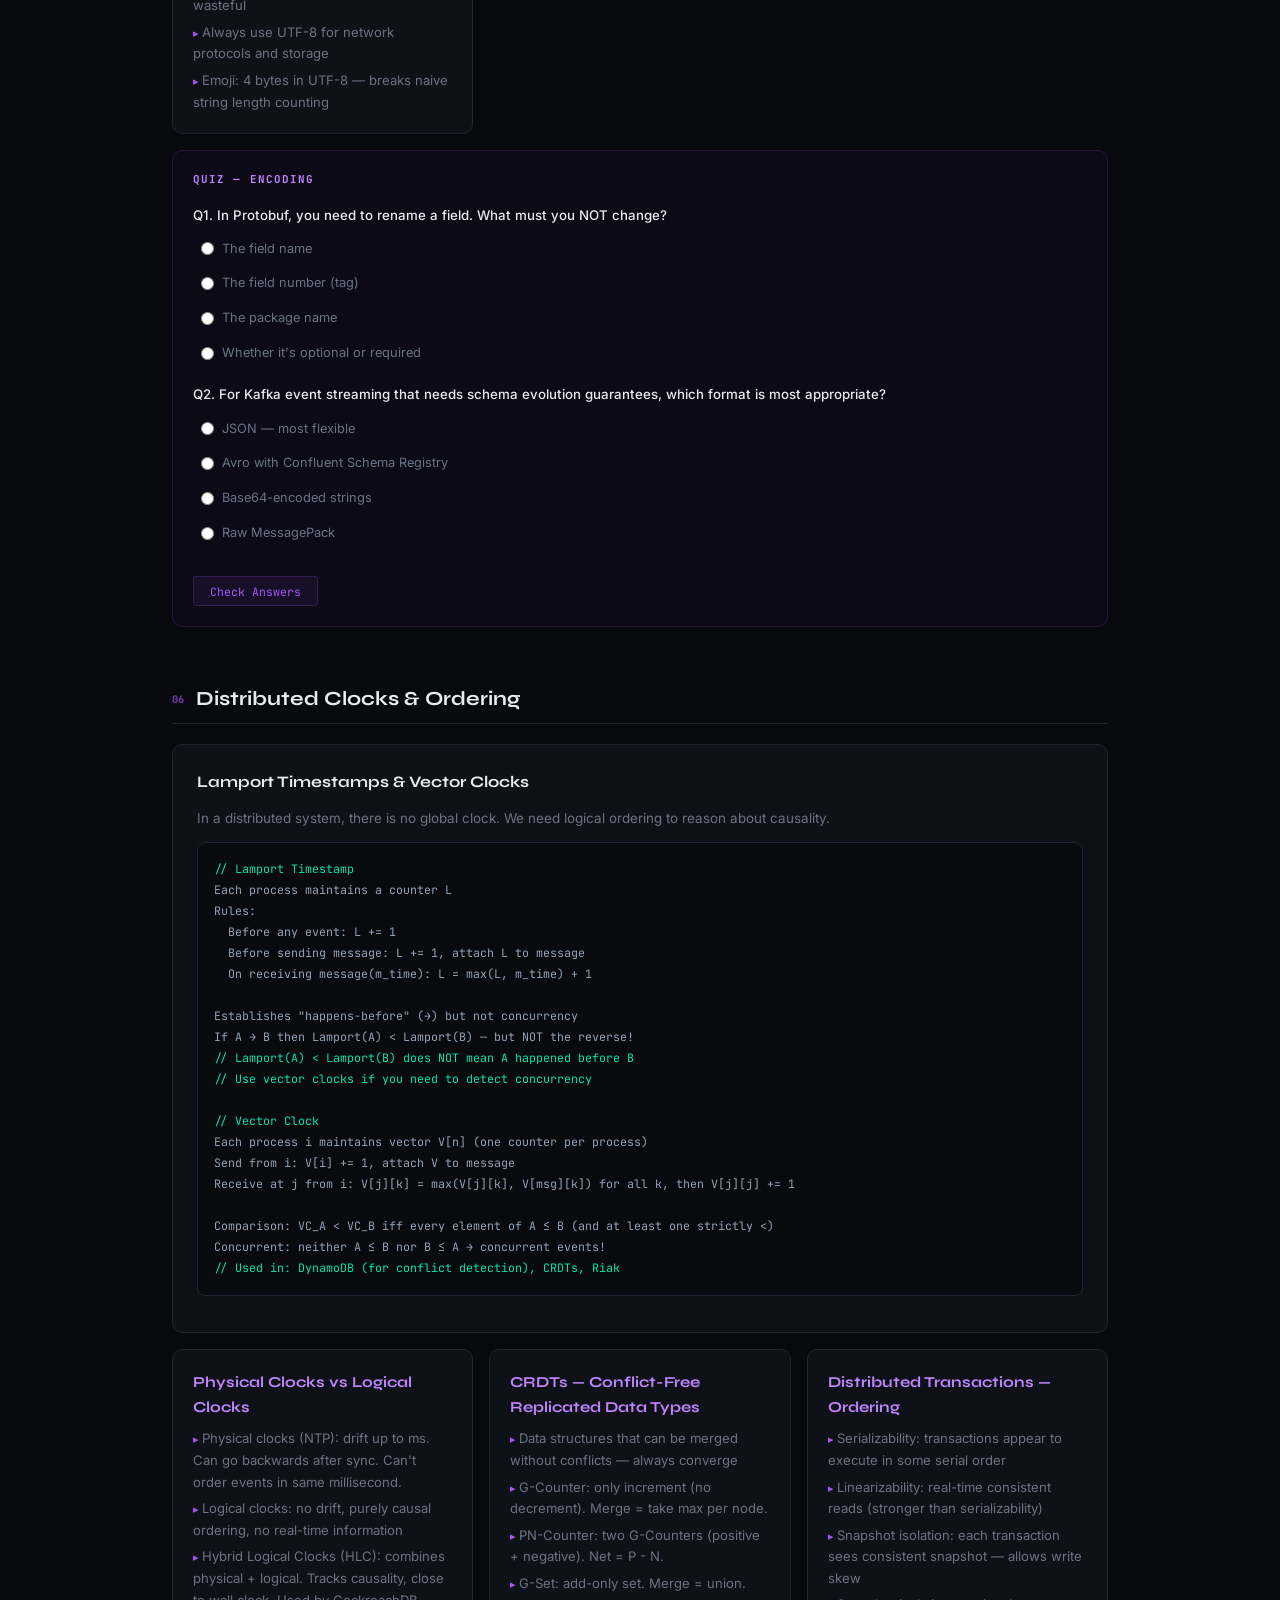
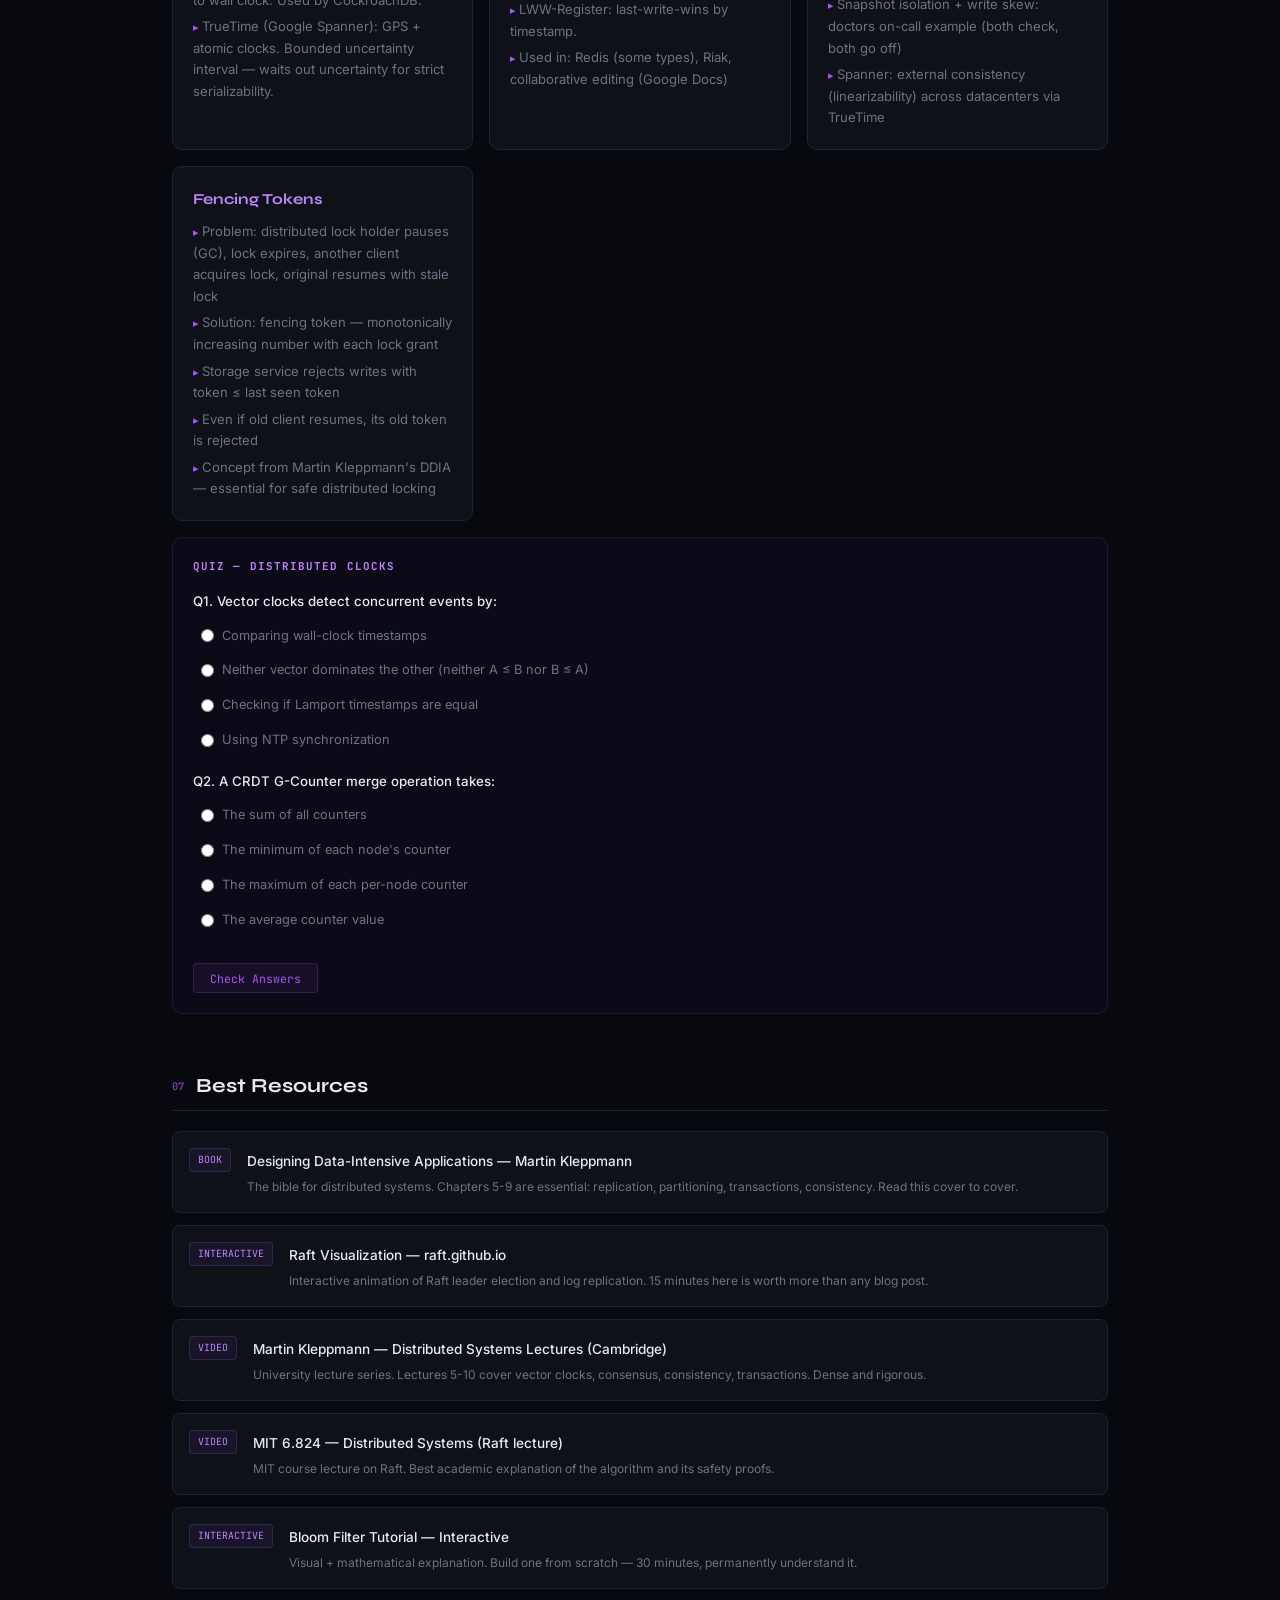
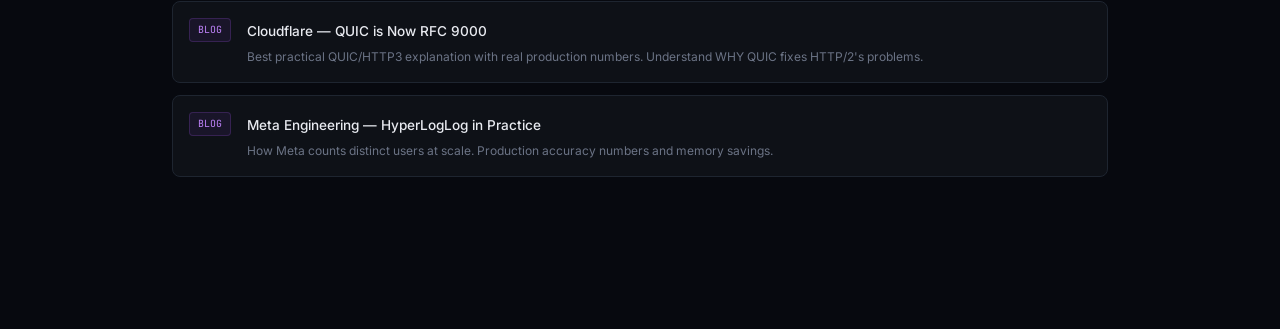
<file: cs-fundamentals-in-a-day.html>
<!DOCTYPE html>
<html lang="en">
<head>
<meta charset="UTF-8">
<meta name="viewport" content="width=device-width, initial-scale=1.0">
<title>CS Fundamentals in a Day</title>
<link rel="preconnect" href="https://fonts.googleapis.com">
<link href="https://fonts.googleapis.com/css2?family=Syne:wght@400;600;700;800&family=JetBrains+Mono:wght@400;500;700&family=Inter:wght@300;400;500&display=swap" rel="stylesheet">
<style>
  :root{--bg:#07090f;--surface:#0e1117;--s2:#141820;--border:#1e2530;--accent:#a855f7;--a2:#c084fc;--a3:#00e5b0;--a4:#ff5f40;--text:#e8eaf0;--muted:#6b7385;}
  *{margin:0;padding:0;box-sizing:border-box;}
  body{background:var(--bg);color:var(--text);font-family:'Inter',sans-serif;line-height:1.6;}
  body::before{content:'';position:fixed;inset:0;background:radial-gradient(circle at 80% 50%,rgba(168,85,247,0.04) 0%,transparent 55%);pointer-events:none;}
  nav{position:sticky;top:0;background:rgba(7,9,15,0.9);backdrop-filter:blur(20px);border-bottom:1px solid var(--border);padding:0 2rem;display:flex;align-items:center;justify-content:space-between;height:52px;z-index:100;}
  .back{font-family:'JetBrains Mono',monospace;font-size:.78rem;color:var(--muted);text-decoration:none;}
  .back:hover{color:var(--accent);}
  .hero{max-width:1000px;margin:0 auto;padding:4rem 2rem 2rem;}
  .tag-pill{display:inline-flex;background:rgba(168,85,247,0.08);border:1px solid rgba(168,85,247,0.2);color:var(--a2);font-family:'JetBrains Mono',monospace;font-size:.7rem;padding:.3rem .7rem;border-radius:4px;margin-bottom:1.5rem;letter-spacing:.08em;}
  h1{font-family:'Syne',sans-serif;font-size:clamp(2rem,5vw,3.2rem);font-weight:800;letter-spacing:-.02em;margin-bottom:.75rem;}
  .sub{color:var(--muted);font-size:.92rem;max-width:620px;margin-bottom:2rem;line-height:1.7;}
  .timeline{display:flex;gap:.75rem;flex-wrap:wrap;margin-bottom:3rem;}
  .tblock{background:var(--surface);border:1px solid var(--border);border-radius:8px;padding:.8rem 1.1rem;min-width:140px;}
  .tblock .time{font-family:'JetBrains Mono',monospace;font-size:.8rem;color:var(--accent);font-weight:700;}
  .tblock .topic{font-size:.75rem;color:var(--muted);margin-top:.2rem;}
  main{max-width:1000px;margin:0 auto;padding:0 2rem 6rem;}
  h2{font-family:'Syne',sans-serif;font-size:1.25rem;font-weight:700;margin-bottom:1.25rem;padding-bottom:.5rem;border-bottom:1px solid var(--border);display:flex;align-items:center;gap:.75rem;}
  h2 .sn{font-family:'JetBrains Mono',monospace;font-size:.65rem;color:var(--accent);opacity:.7;}
  .section{margin-bottom:3.5rem;}
  .cards{display:grid;grid-template-columns:repeat(auto-fill,minmax(280px,1fr));gap:1rem;margin-bottom:1rem;}
  .card{background:var(--surface);border:1px solid var(--border);border-radius:10px;padding:1.25rem;}
  .card h3{font-family:'Syne',sans-serif;font-size:.95rem;font-weight:700;margin-bottom:.6rem;color:var(--a2);}
  .card p,.card li{font-size:.82rem;color:var(--muted);line-height:1.65;}
  .card ul{list-style:none;display:flex;flex-direction:column;gap:.3rem;}
  .card ul li::before{content:'▸ ';color:var(--accent);font-size:.7rem;}
  .deep{background:var(--surface);border:1px solid var(--border);border-radius:10px;padding:1.5rem;margin-bottom:1rem;}
  .deep h3{font-family:'Syne',sans-serif;font-size:1rem;font-weight:700;margin-bottom:.75rem;}
  .deep p{font-size:.84rem;color:var(--muted);line-height:1.7;margin-bottom:.6rem;}
  code{font-family:'JetBrains Mono',monospace;font-size:.78rem;background:rgba(168,85,247,0.1);color:var(--a2);padding:.1rem .3rem;border-radius:3px;}
  .cb{background:rgba(0,0,0,0.4);border:1px solid var(--border);border-radius:8px;padding:1rem;margin:.75rem 0;font-family:'JetBrains Mono',monospace;font-size:.73rem;color:#94a3b8;line-height:1.8;overflow-x:auto;white-space:pre;}
  .hl{color:var(--a3);}
  .hl2{color:var(--a2);}
  .resources{display:flex;flex-direction:column;gap:.75rem;}
  .res{display:flex;gap:1rem;background:var(--surface);border:1px solid var(--border);border-radius:8px;padding:1rem;align-items:flex-start;}
  .rt{font-family:'JetBrains Mono',monospace;font-size:.62rem;padding:.2rem .5rem;border-radius:4px;background:rgba(168,85,247,0.08);color:var(--a2);border:1px solid rgba(168,85,247,0.2);white-space:nowrap;}
  .rc a{font-size:.85rem;color:var(--text);text-decoration:none;font-weight:500;}
  .rc a:hover{color:var(--accent);}
  .rc p{font-size:.75rem;color:var(--muted);margin-top:.2rem;}
  .quiz-block{background:rgba(168,85,247,0.03);border:1px solid rgba(168,85,247,0.15);border-radius:10px;padding:1.25rem;margin-top:1rem;}
  .quiz-block h4{font-family:'JetBrains Mono',monospace;font-size:.68rem;color:var(--a2);letter-spacing:.1em;text-transform:uppercase;margin-bottom:1rem;}
  .quiz-q{margin-bottom:1rem;}
  .quiz-q p{font-size:.83rem;color:var(--text);margin-bottom:.5rem;font-weight:500;}
  .quiz-options{display:flex;flex-direction:column;gap:.3rem;}
  .quiz-options label{display:flex;align-items:center;gap:.5rem;font-size:.8rem;color:var(--muted);cursor:pointer;padding:.3rem .5rem;border-radius:4px;}
  .quiz-options input[type=radio]{accent-color:var(--accent);}
  .quiz-btn{margin-top:.75rem;font-family:'JetBrains Mono',monospace;font-size:.72rem;color:var(--accent);background:rgba(168,85,247,0.08);border:1px solid rgba(168,85,247,0.2);padding:.4rem 1rem;border-radius:4px;cursor:pointer;}
  .quiz-result{margin-top:.75rem;font-size:.8rem;padding:.5rem .75rem;border-radius:4px;display:none;}
  .quiz-result.show{display:block;}
  .quiz-result.correct{background:rgba(0,229,176,0.08);color:var(--a3);border:1px solid rgba(0,229,176,0.2);}
  .quiz-result.wrong{background:rgba(255,95,64,0.08);color:var(--a4);border:1px solid rgba(255,95,64,0.2);}
  @media(max-width:600px){.cards{grid-template-columns:1fr;}}
</style>
</head>
<body>
<nav>
  <a href="index.html" class="back">← Dashboard</a>
  <span style="font-family:'JetBrains Mono',monospace;font-size:.72rem;color:var(--a2);">🧮 CS FUNDAMENTALS · 6 HOURS</span>
</nav>
<div class="hero">
  <div class="tag-pill">CONSENSUS · NETWORKING · DATA STRUCTURES · DISTRIBUTED SYSTEMS THEORY</div>
  <h1>CS Fundamentals in a Day</h1>
  <p class="sub">The theoretical foundations that explain why distributed systems behave the way they do. Raft consensus, TCP/TLS internals, probabilistic data structures, encoding formats, and distributed clocks — all at interview depth.</p>
  <div class="timeline">
    <div class="tblock"><div class="time">H 0–1</div><div class="topic">Complexity + Amortization</div></div>
    <div class="tblock"><div class="time">H 1–2</div><div class="topic">Consensus: Raft / Paxos</div></div>
    <div class="tblock"><div class="time">H 2–3</div><div class="topic">Networking: TCP/TLS/HTTP</div></div>
    <div class="tblock"><div class="time">H 3–4.5</div><div class="topic">Probabilistic Data Structures</div></div>
    <div class="tblock"><div class="time">H 4.5–5.5</div><div class="topic">Encoding + Serialization</div></div>
    <div class="tblock"><div class="time">H 5.5–6</div><div class="topic">Distributed Clocks</div></div>
  </div>
</div>
<main>

<!-- SECTION 1: COMPLEXITY -->
<div class="section">
  <h2><span class="sn">01</span>Complexity & Amortized Analysis</h2>
  <div class="cards">
    <div class="card">
      <h3>Big-O Reference</h3>
      <ul>
        <li>O(1) — array index, hash map get/set</li>
        <li>O(log n) — binary search, balanced BST insert/lookup</li>
        <li>O(n) — linear scan, single pass</li>
        <li>O(n log n) — merge sort, heap sort, TreeMap ops</li>
        <li>O(n²) — nested loops, bubble sort</li>
        <li>O(2ⁿ) — all subsets (recursive Fibonacci)</li>
        <li>O(n!) — all permutations</li>
      </ul>
    </div>
    <div class="card">
      <h3>Amortized Analysis</h3>
      <ul>
        <li>Average cost per operation over a sequence — not worst-case single op</li>
        <li>ArrayList/slice append: O(1) amortized (doubling strategy)</li>
        <li>Doubling: total copies = 1+2+4+...+n = 2n → O(1) per append</li>
        <li>HashMap resize: O(n) per resize, O(1) amortized over n inserts</li>
        <li>Splay tree: O(log n) amortized, O(n) worst single op</li>
        <li>Key insight: occasional expensive ops are "paid for" by cheap ones</li>
      </ul>
    </div>
    <div class="card">
      <h3>Space Complexity</h3>
      <ul>
        <li>O(1) — iterative algorithm with fixed variables</li>
        <li>O(log n) — recursive binary search (call stack)</li>
        <li>O(n) — storing all input elements (hash map, array copy)</li>
        <li>O(n²) — 2D matrix, adjacency matrix for dense graph</li>
        <li>In-place algorithms: O(1) extra space (quicksort partition)</li>
        <li>Auxiliary space vs total space — distinguish in interviews</li>
      </ul>
    </div>
    <div class="card">
      <h3>NP-Complete Problems (Know These)</h3>
      <ul>
        <li>Travelling Salesman Problem (TSP)</li>
        <li>0-1 Knapsack (NP-hard, DP gives pseudo-polynomial)</li>
        <li>Graph coloring (k ≥ 3)</li>
        <li>Boolean satisfiability (SAT)</li>
        <li>Subset sum</li>
        <li>These have no known polynomial-time solution — use approximations or DP for small n</li>
      </ul>
    </div>
  </div>
  <div class="deep">
    <h3>Amortized Analysis — Dynamic Array Append</h3>
    <div class="cb"><span class="hl">// Dynamic array doubles when full — Go slices, Java ArrayList</span>
Capacity: 1 → 2 → 4 → 8 → 16 → 32 → ... → n

<span class="hl">// Total copy operations for n appends:</span>
1 + 2 + 4 + 8 + ... + n/2 = n - 1 ≈ <span class="hl2">O(n) total</span>

<span class="hl">// Per append amortized cost:</span>
O(n) total / n appends = <span class="hl2">O(1) amortized</span>

<span class="hl">// Worst case single append: O(n) (when doubling occurs)
// But this happens rarely — 1 in every 2n appends</span></div>
  </div>
  <div class="quiz-block">
    <h4>Quiz — Complexity</h4>
    <div class="quiz-q"><p>Q1. ArrayList.append() in Java has O(1) amortized time. What is its worst-case single-operation time?</p><div class="quiz-options"><label><input type="radio" name="qa1" value="a"> O(1) always</label><label><input type="radio" name="qa1" value="b"> O(log n)</label><label><input type="radio" name="qa1" value="c"> O(n) — when the array must double</label><label><input type="radio" name="qa1" value="d"> O(n²)</label></div></div>
    <div class="quiz-q"><p>Q2. Binary search on a sorted array of 1 million elements — how many comparisons worst case?</p><div class="quiz-options"><label><input type="radio" name="qa2" value="a"> ~1,000,000</label><label><input type="radio" name="qa2" value="b"> ~1,000</label><label><input type="radio" name="qa2" value="c"> ~20 (log₂ 1,000,000 ≈ 20)</label><label><input type="radio" name="qa2" value="d"> ~100</label></div></div>
    <button class="quiz-btn" onclick="checkQuiz(['c','c'],['qa1','qa2'],'qr1')">Check Answers</button>
    <div class="quiz-result" id="qr1"></div>
  </div>
</div>

<!-- SECTION 2: CONSENSUS -->
<div class="section">
  <h2><span class="sn">02</span>Distributed Consensus — Raft & Paxos</h2>
  <div class="deep">
    <h3>Raft Consensus Algorithm</h3>
    <p>Raft is designed for understandability. It decomposes consensus into: <strong>leader election</strong>, <strong>log replication</strong>, and <strong>safety</strong>. Used by etcd (Kubernetes state store), CockroachDB, Consul, and TiKV.</p>
    <div class="cb"><span class="hl">// LEADER ELECTION</span>
All nodes start as Followers with an election timeout (150–300ms, randomized)
Follower hasn't heard from leader → becomes Candidate → increments term → requests votes
Candidate needs majority (n/2 + 1) votes to become Leader
Split vote → timeout expires → new election with higher term

<span class="hl">// LOG REPLICATION</span>
Client → Leader: write request
Leader appends entry to its log (uncommitted)
Leader → Followers: AppendEntries RPC (heartbeat + log entries)
Majority ACKs → Leader commits entry → responds to client
Leader notifies Followers of commit on next heartbeat

<span class="hl">// SAFETY GUARANTEE</span>
Committed entry = present in logs of majority
Leader always has most up-to-date committed log (voting restriction)
Term number ensures no split-brain: higher term = newer leader</div>
    <p><strong>Key properties:</strong> Election safety (at most one leader per term). Log matching (same index+term → same entry). Leader completeness (committed entries survive leadership changes).</p>
  </div>
  <div class="cards">
    <div class="card">
      <h3>Raft vs Paxos</h3>
      <ul>
        <li>Both achieve same safety guarantees under same failure model</li>
        <li>Paxos: foundational theory, flexible, hard to implement correctly</li>
        <li>Raft: leader-based, sequential log, much easier to build and reason about</li>
        <li>Multi-Paxos: optimized Paxos for continuous log — closer to Raft</li>
        <li>Paxos used: Zookeeper (ZAB protocol), Google Chubby</li>
        <li>Raft used: etcd, CockroachDB, Consul, TiKV, RethinkDB</li>
      </ul>
    </div>
    <div class="card">
      <h3>Byzantine Fault Tolerance (BFT)</h3>
      <ul>
        <li>Raft/Paxos assume crash failures — nodes stop working</li>
        <li>BFT: nodes can behave maliciously (send wrong data)</li>
        <li>PBFT: needs 3f+1 nodes to tolerate f Byzantine failures</li>
        <li>Blockchain (Bitcoin/Ethereum): Nakamoto consensus — probabilistic BFT via PoW/PoS</li>
        <li>Hyperledger Fabric: PBFT variant for permissioned chains</li>
        <li>BFT is much more expensive — only use when adversarial actors possible</li>
      </ul>
    </div>
    <div class="card">
      <h3>Consensus in Practice</h3>
      <ul>
        <li>Leader bottleneck: all writes go through leader — use partitioning</li>
        <li>Network partition: minority partition becomes unavailable (CP choice)</li>
        <li>Pre-vote optimization: prevents unnecessary elections (etcd)</li>
        <li>Joint consensus: safe cluster membership changes (add/remove nodes)</li>
        <li>Read scalability: followers can serve reads with linearizability via read index</li>
        <li>Lease reads: leader serves reads without log round-trip (clock-based)</li>
      </ul>
    </div>
    <div class="card">
      <h3>FLP Impossibility</h3>
      <ul>
        <li>Fischer-Lynch-Paterson (1985): no deterministic algorithm can achieve consensus in an async system with even one crash failure</li>
        <li>Why Raft works: uses randomized timeouts (randomness breaks the impossibility)</li>
        <li>Practical insight: consensus requires either synchrony assumptions or randomness</li>
        <li>Raft's randomized election timeouts: solve livelock, not covered by FLP</li>
      </ul>
    </div>
  </div>
  <div class="quiz-block">
    <h4>Quiz — Consensus</h4>
    <div class="quiz-q"><p>Q1. In Raft, when does a leader commit a log entry?</p><div class="quiz-options"><label><input type="radio" name="qb1" value="a"> Immediately when it writes to its own log</label><label><input type="radio" name="qb1" value="b"> When all followers acknowledge it</label><label><input type="radio" name="qb1" value="c"> When a majority of nodes (including leader) acknowledge it</label><label><input type="radio" name="qb1" value="d"> When the client confirms receipt</label></div></div>
    <div class="quiz-q"><p>Q2. Why do Raft election timeouts use randomization?</p><div class="quiz-options"><label><input type="radio" name="qb2" value="a"> To improve throughput</label><label><input type="radio" name="qb2" value="b"> To prevent split votes from repeating indefinitely</label><label><input type="radio" name="qb2" value="c"> To reduce network traffic</label><label><input type="radio" name="qb2" value="d"> To allow Byzantine fault tolerance</label></div></div>
    <div class="quiz-q"><p>Q3. How many nodes does PBFT need to tolerate 1 Byzantine failure?</p><div class="quiz-options"><label><input type="radio" name="qb3" value="a"> 2 (2f+1)</label><label><input type="radio" name="qb3" value="b"> 3 (3f)</label><label><input type="radio" name="qb3" value="c"> 4 (3f+1)</label><label><input type="radio" name="qb3" value="d"> 5 (5f)</label></div></div>
    <button class="quiz-btn" onclick="checkQuiz(['c','b','c'],['qb1','qb2','qb3'],'qr2')">Check Answers</button>
    <div class="quiz-result" id="qr2"></div>
  </div>
</div>

<!-- SECTION 3: NETWORKING -->
<div class="section">
  <h2><span class="sn">03</span>Networking — TCP, TLS, HTTP</h2>
  <div class="deep">
    <h3>TCP Deep Dive</h3>
    <div class="cb"><span class="hl">// TCP 3-Way Handshake (1.5 RTT before data)</span>
Client → Server: SYN (seq=x)
Server → Client: SYN-ACK (seq=y, ack=x+1)
Client → Server: ACK (ack=y+1)
<span class="hl">// Now: first data segment can be sent</span>

<span class="hl">// TCP 4-Way Close</span>
Client → Server: FIN
Server → Client: ACK
Server → Client: FIN
Client → Server: ACK → TIME_WAIT (2×MSL ≈ 2-4 min)
<span class="hl">// TIME_WAIT: ensures late packets don't corrupt new connections on same port</span>

<span class="hl">// Congestion Control</span>
Slow Start: cwnd doubles each RTT until ssthresh
Congestion Avoidance: cwnd += 1 per RTT (additive increase)
Packet loss detected: ssthresh = cwnd/2, restart (multiplicative decrease)
<span class="hl">// AIMD = Additive Increase, Multiplicative Decrease</span></div>
  </div>
  <div class="deep">
    <h3>TLS 1.3 Handshake</h3>
    <div class="cb"><span class="hl">// TLS 1.3: 1-RTT (vs TLS 1.2's 2-RTT)</span>
Client → Server: ClientHello (TLS version, cipher suites, key_share: DH public key)
Server → Client: ServerHello (chosen cipher, key_share: server DH public key)
                  + {Certificate, CertificateVerify, Finished} (all encrypted now!)
<span class="hl">// Encryption begins here — much earlier than TLS 1.2</span>
Client → Server: {Finished}
Client → Server: {HTTP Request} (already encrypted)

<span class="hl">// 0-RTT Session Resumption (TLS 1.3)</span>
Client → Server: ClientHello + {Early Data} (pre_shared_key from previous session)
<span class="hl">// Warning: 0-RTT is vulnerable to replay attacks
// Only safe for idempotent requests (GET, HEAD) — NEVER for POST/payments</span>

<span class="hl">// Key Exchange: Diffie-Hellman (forward secrecy)
// Even if server private key is compromised later, past sessions remain secure</span></div>
    <p><strong>Certificate validation:</strong> OCSP stapling (server includes signed proof cert is not revoked), Certificate Transparency (CT) logs detect rogue CA issuance. mTLS: both client and server present certificates — used in service meshes (Istio), gRPC, Hyperledger Fabric.</p>
  </div>
  <div class="cards">
    <div class="card">
      <h3>HTTP/1.1 vs HTTP/2 vs HTTP/3</h3>
      <ul>
        <li><strong>HTTP/1.1:</strong> one req/response per TCP connection (pipelining limited). Keep-alive reuses connection.</li>
        <li><strong>HTTP/2:</strong> multiplexing — multiple streams over one TCP. HPACK header compression. Server push. But: single TCP stream = HOL blocking on packet loss.</li>
        <li><strong>HTTP/3:</strong> runs on QUIC (UDP). Per-stream loss recovery — losing a packet only blocks that stream, not all streams. 0-RTT connection setup.</li>
        <li><strong>QUIC:</strong> connection migration (IP change doesn't break session), built-in TLS 1.3, designed for mobile networks.</li>
      </ul>
    </div>
    <div class="card">
      <h3>DNS Internals</h3>
      <ul>
        <li>Recursive resolver: asks on your behalf (ISP DNS, 8.8.8.8)</li>
        <li>Authoritative server: knows the definitive answer for a zone</li>
        <li>Resolution chain: Root → TLD (.com) → Authoritative → Answer</li>
        <li>TTL: how long to cache. Low TTL = slow (more DNS queries). High TTL = fast but slow propagation.</li>
        <li>GeoDNS: return different IPs based on client location (Route53 latency-based)</li>
        <li>DNSSEC: cryptographic signatures prevent DNS spoofing/cache poisoning</li>
      </ul>
    </div>
    <div class="card">
      <h3>Load Balancer Layers</h3>
      <ul>
        <li>L4 (Transport): routes by IP + TCP port, no packet inspection. Faster.</li>
        <li>L7 (Application): routes by HTTP headers, path, cookie. More flexible.</li>
        <li>L7 enables: path-based routing, A/B testing, auth at edge, sticky sessions by cookie</li>
        <li>AWS ALB: L7. NLB: L4. HAProxy: both modes.</li>
        <li>Health checks: L4 (TCP connect) or L7 (HTTP /health endpoint)</li>
        <li>Connection draining: allow in-flight requests to finish before removing instance</li>
      </ul>
    </div>
    <div class="card">
      <h3>WebSockets vs SSE vs Polling</h3>
      <ul>
        <li><strong>Long Polling:</strong> client waits, server holds until event. Simple, higher latency.</li>
        <li><strong>SSE:</strong> server → client only. HTTP/1.1 compatible. Good for feeds, notifications.</li>
        <li><strong>WebSocket:</strong> full-duplex over persistent TCP. Chat, gaming, real-time dashboards.</li>
        <li><strong>WebTransport:</strong> QUIC-based, future. Datagrams + streams.</li>
        <li>WebSocket uses HTTP Upgrade header to switch protocol.</li>
        <li>Go handles 10K+ concurrent WS connections well via goroutines.</li>
      </ul>
    </div>
  </div>
  <div class="quiz-block">
    <h4>Quiz — Networking</h4>
    <div class="quiz-q"><p>Q1. HTTP/2's main limitation compared to HTTP/3 is:</p><div class="quiz-options"><label><input type="radio" name="qc1" value="a"> It doesn't support multiplexing</label><label><input type="radio" name="qc1" value="b"> Head-of-line blocking at the TCP layer — one lost packet blocks all streams</label><label><input type="radio" name="qc1" value="c"> It requires a new IP connection for each request</label><label><input type="radio" name="qc1" value="d"> It doesn't support TLS</label></div></div>
    <div class="quiz-q"><p>Q2. TLS 1.3 achieves forward secrecy by using:</p><div class="quiz-options"><label><input type="radio" name="qc2" value="a"> RSA key exchange — the same as TLS 1.2</label><label><input type="radio" name="qc2" value="b"> Symmetric encryption only</label><label><input type="radio" name="qc2" value="c"> Diffie-Hellman ephemeral key exchange — each session uses a fresh key pair</label><label><input type="radio" name="qc2" value="d"> Pre-shared keys stored on the client</label></div></div>
    <div class="quiz-q"><p>Q3. Why is 0-RTT TLS resumption dangerous for POST requests?</p><div class="quiz-options"><label><input type="radio" name="qc3" value="a"> It's slower than regular TLS</label><label><input type="radio" name="qc3" value="b"> The early data can be replayed by an attacker — causing duplicate mutations</label><label><input type="radio" name="qc3" value="c"> It breaks certificate validation</label><label><input type="radio" name="qc3" value="d"> It requires a different cipher suite</label></div></div>
    <button class="quiz-btn" onclick="checkQuiz(['b','c','b'],['qc1','qc2','qc3'],'qr3')">Check Answers</button>
    <div class="quiz-result" id="qr3"></div>
  </div>
</div>

<!-- SECTION 4: PROBABILISTIC DATA STRUCTURES -->
<div class="section">
  <h2><span class="sn">04</span>Probabilistic Data Structures</h2>
  <div class="deep">
    <h3>Bloom Filter — Probabilistic Set Membership</h3>
    <p>A Bloom filter answers "is this element in the set?" with no false negatives (if it says NO, definitely not in the set) and a tunable false positive rate (if it says YES, probably in the set).</p>
    <div class="cb"><span class="hl">// How it works</span>
Data structure: bit array of m bits, all initialized to 0
Insertion: hash element with k independent hash functions → set k bits to 1
Lookup: hash element with same k functions → if ANY bit is 0, definitely not in set
         if ALL bits are 1 → probably in set (false positive possible)

<span class="hl">// False Positive Rate formula</span>
FPR ≈ (1 - e^(-kn/m))^k
where: k = number of hash functions, n = number of elements, m = number of bits

<span class="hl">// Optimal k = (m/n) × ln(2) ≈ 0.693 × (m/n)
// For 1% FPR: need ~10 bits per element with 7 hash functions
// For 0.1% FPR: need ~15 bits per element</span>

<span class="hl">// Key limitation: cannot delete elements (a 1 could belong to multiple items)
// Solution: Counting Bloom Filter (increment/decrement counts instead of bits)</span></div>
    <p><strong>Where it's used:</strong> Cassandra (skip SSTable disk reads for non-existent keys), Google Chrome (safe browsing URL check), databases (avoid unnecessary disk lookups), CDNs (cache negative results), Bitcoin (SPV wallet transaction lookup).</p>
  </div>
  <div class="deep">
    <h3>HyperLogLog — Approximate Cardinality</h3>
    <p>Count distinct elements (like COUNT DISTINCT in SQL) using a tiny fixed amount of memory — regardless of how many unique items you've seen.</p>
    <div class="cb"><span class="hl">// Problem: COUNT DISTINCT on 1 billion IDs requires storing all IDs — ~8GB</span>
<span class="hl">// HyperLogLog: ~1.5KB of memory, ~1.04/√m standard error</span>

<span class="hl">// Core insight: the maximum number of leading zeros in hashed values
// estimates log₂(cardinality)</span>
For each element:
  hash(element) → binary string
  count leading zeros (position of first 1)
  track the maximum leading zeros seen: M

Estimate = 2^M
<span class="hl">// HyperLogLog uses m registers (buckets) and takes the harmonic mean</span>
<span class="hl">// m=16384 registers → standard error ~0.8%, memory ~12KB</span>

<span class="hl">// Redis: PFADD key element, PFCOUNT key
// Mergeable: PFMERGE → combine multiple HLLs without double-counting</span></div>
    <p><strong>Where it's used:</strong> Redis PFADD/PFCOUNT, counting unique visitors at scale, distinct queries in analytics (Presto, BigQuery), network traffic analysis, streaming distinct count.</p>
  </div>
  <div class="cards">
    <div class="card">
      <h3>Skip List</h3>
      <ul>
        <li>Probabilistic alternative to balanced BST</li>
        <li>Multiple levels of sorted linked lists</li>
        <li>Each element promoted to next level with probability p (usually 0.5)</li>
        <li>O(log n) average search, insert, delete</li>
        <li>Used by: Redis sorted sets (ZSETs), LevelDB, MemTable in Cassandra</li>
        <li>Advantage over BST: simpler to implement, lock-free concurrent versions exist</li>
      </ul>
    </div>
    <div class="card">
      <h3>Count-Min Sketch</h3>
      <ul>
        <li>Approximate frequency count for items in a stream</li>
        <li>2D array: d rows of hash functions × w counters per row</li>
        <li>Update: increment d cells (one per row per hash function)</li>
        <li>Query: take minimum of d cells → upper bound on true count</li>
        <li>Never underestimates, may slightly overestimate</li>
        <li>Used for: top-k heavy hitters, rate limiting by user, network flow analysis</li>
      </ul>
    </div>
    <div class="card">
      <h3>Consistent Hashing</h3>
      <ul>
        <li>Map keys and nodes onto a ring (0 to 2³²)</li>
        <li>Key → hash → find nearest node clockwise on ring</li>
        <li>Add/remove node: only adjacent keys move (not all keys)</li>
        <li>Virtual nodes (vnodes): each physical node = 100-200 points on ring → better distribution</li>
        <li>Adding 1 node to N-node cluster: only 1/N keys move (not all)</li>
        <li>Used by: DynamoDB, Cassandra, Redis Cluster, CDN cache routing</li>
      </ul>
    </div>
    <div class="card">
      <h3>Merkle Trees</h3>
      <ul>
        <li>Binary tree where each leaf = hash(data), each node = hash(left+right)</li>
        <li>Root hash = fingerprint of entire dataset</li>
        <li>Verify any subset of data without downloading all data</li>
        <li>O(log n) proof size for single element membership</li>
        <li>Used by: Git (tree objects), Bitcoin (transaction Merkle root in block header), Cassandra (anti-entropy repair), IPFS</li>
      </ul>
    </div>
  </div>
  <div class="quiz-block">
    <h4>Quiz — Probabilistic Data Structures</h4>
    <div class="quiz-q"><p>Q1. A Bloom filter says an element IS in the set. What can you conclude?</p><div class="quiz-options"><label><input type="radio" name="qd1" value="a"> The element is definitely in the set</label><label><input type="radio" name="qd1" value="b"> The element is probably in the set (false positives possible)</label><label><input type="radio" name="qd1" value="c"> The element is definitely NOT in the set</label><label><input type="radio" name="qd1" value="d"> The Bloom filter is corrupted</label></div></div>
    <div class="quiz-q"><p>Q2. HyperLogLog is designed to solve which problem efficiently?</p><div class="quiz-options"><label><input type="radio" name="qd2" value="a"> Finding the most frequent element in a stream</label><label><input type="radio" name="qd2" value="b"> Set membership queries</label><label><input type="radio" name="qd2" value="c"> Counting distinct (unique) elements using very little memory</label><label><input type="radio" name="qd2" value="d"> Sorting a stream of elements</label></div></div>
    <div class="quiz-q"><p>Q3. When consistent hashing adds 1 node to an N-node cluster, approximately what fraction of keys need to move?</p><div class="quiz-options"><label><input type="radio" name="qd3" value="a"> All keys (100%)</label><label><input type="radio" name="qd3" value="b"> Half the keys (50%)</label><label><input type="radio" name="qd3" value="c"> 1/N of all keys</label><label><input type="radio" name="qd3" value="d"> No keys need to move</label></div></div>
    <button class="quiz-btn" onclick="checkQuiz(['b','c','c'],['qd1','qd2','qd3'],'qr4')">Check Answers</button>
    <div class="quiz-result" id="qr4"></div>
  </div>
</div>

<!-- SECTION 5: ENCODING -->
<div class="section">
  <h2><span class="sn">05</span>Encoding & Serialization Formats</h2>
  <div class="deep">
    <h3>JSON vs Protobuf vs Avro vs MessagePack</h3>
    <div class="cb"><span class="hl">// JSON — text, human-readable</span>
{"user_id": 12345, "name": "Alice", "active": true}
Pros: universal, debuggable, schema-optional
Cons: ~5-10x larger than binary, slow parse, type coercion issues (int vs float)
Use for: public APIs, config files, logs, debugging

<span class="hl">// Protocol Buffers (Protobuf) — binary, schema-required</span>
message User { uint64 user_id = 1; string name = 2; bool active = 3; }
Pros: 5-10x smaller than JSON, fast encode/decode, strong typing, backward compatible
Cons: not human-readable, schema required, field renaming is safe but type changes are not
<span class="hl">// Backward compat rules: ADD fields (OK), REMOVE fields (OK if not required)
// CHANGE field type: NEVER. CHANGE field number: NEVER.</span>
Use for: internal microservice communication, gRPC, mobile → backend

<span class="hl">// Apache Avro — binary, schema in file header or registry</span>
Pros: schema evolution via schema registry, Kafka native format
Cons: schema must be available at read time (use Schema Registry)
Use for: Kafka event streaming, Hadoop, data pipelines needing schema evolution

<span class="hl">// MessagePack — binary JSON, no schema required</span>
Pros: 50% smaller than JSON, drop-in replacement for JSON, schema-optional
Use for: Redis protocol, cache serialization where JSON is too slow</div>
  </div>
  <div class="cards">
    <div class="card">
      <h3>Protobuf Schema Evolution Rules</h3>
      <ul>
        <li>✅ Add new optional fields (old code ignores unknown fields)</li>
        <li>✅ Remove fields (mark deprecated, don't reuse field number)</li>
        <li>✅ Rename fields (wire format uses field number, not name)</li>
        <li>❌ Change field type (int32 → string breaks decoding)</li>
        <li>❌ Change field number (changes the binary wire format)</li>
        <li>❌ Change a repeated field to optional or vice versa</li>
      </ul>
    </div>
    <div class="card">
      <h3>Data Compression</h3>
      <ul>
        <li><strong>Snappy:</strong> fast compression/decompression, moderate ratio (~2x). Google default for Hadoop, Kafka.</li>
        <li><strong>LZ4:</strong> fastest decompression, lower ratio. Great for real-time streaming.</li>
        <li><strong>Zstd:</strong> best ratio for text/JSON (~3-4x), still fast. Modern default.</li>
        <li><strong>Gzip:</strong> slower, good ratio. Standard for HTTP responses.</li>
        <li>Kafka: set compression.type=zstd for best throughput/storage balance</li>
      </ul>
    </div>
    <div class="card">
      <h3>Base64 & Encoding Schemes</h3>
      <ul>
        <li>Base64: binary → printable ASCII (3 bytes → 4 chars, ~33% overhead)</li>
        <li>Used: email attachments, JWT tokens, image data in JSON/HTML</li>
        <li>URL-safe Base64: replace +/ with -_ (no URL encoding needed)</li>
        <li>Base62: URL shortener encoding — uses 0-9, a-z, A-Z, no special chars</li>
        <li>Hex encoding: 1 byte → 2 hex chars (100% overhead). Used for hashes, UUIDs.</li>
      </ul>
    </div>
    <div class="card">
      <h3>Character Encoding</h3>
      <ul>
        <li>ASCII: 128 chars, 7-bit, English only</li>
        <li>UTF-8: variable width (1-4 bytes), backward compatible with ASCII, universal</li>
        <li>UTF-16: 2-4 bytes, used in Java/JavaScript strings internally</li>
        <li>UTF-32: fixed 4 bytes, simple but wasteful</li>
        <li>Always use UTF-8 for network protocols and storage</li>
        <li>Emoji: 4 bytes in UTF-8 — breaks naive string length counting</li>
      </ul>
    </div>
  </div>
  <div class="quiz-block">
    <h4>Quiz — Encoding</h4>
    <div class="quiz-q"><p>Q1. In Protobuf, you need to rename a field. What must you NOT change?</p><div class="quiz-options"><label><input type="radio" name="qe1" value="a"> The field name</label><label><input type="radio" name="qe1" value="b"> The field number (tag)</label><label><input type="radio" name="qe1" value="c"> The package name</label><label><input type="radio" name="qe1" value="d"> Whether it's optional or required</label></div></div>
    <div class="quiz-q"><p>Q2. For Kafka event streaming that needs schema evolution guarantees, which format is most appropriate?</p><div class="quiz-options"><label><input type="radio" name="qe2" value="a"> JSON — most flexible</label><label><input type="radio" name="qe2" value="b"> Avro with Confluent Schema Registry</label><label><input type="radio" name="qe2" value="c"> Base64-encoded strings</label><label><input type="radio" name="qe2" value="d"> Raw MessagePack</label></div></div>
    <button class="quiz-btn" onclick="checkQuiz(['b','b'],['qe1','qe2'],'qr5')">Check Answers</button>
    <div class="quiz-result" id="qr5"></div>
  </div>
</div>

<!-- SECTION 6: DISTRIBUTED CLOCKS -->
<div class="section">
  <h2><span class="sn">06</span>Distributed Clocks & Ordering</h2>
  <div class="deep">
    <h3>Lamport Timestamps & Vector Clocks</h3>
    <p>In a distributed system, there is no global clock. We need logical ordering to reason about causality.</p>
    <div class="cb"><span class="hl">// Lamport Timestamp</span>
Each process maintains a counter L
Rules:
  Before any event: L += 1
  Before sending message: L += 1, attach L to message
  On receiving message(m_time): L = max(L, m_time) + 1

Establishes "happens-before" (→) but not concurrency
If A → B then Lamport(A) < Lamport(B) — but NOT the reverse!
<span class="hl">// Lamport(A) < Lamport(B) does NOT mean A happened before B
// Use vector clocks if you need to detect concurrency</span>

<span class="hl">// Vector Clock</span>
Each process i maintains vector V[n] (one counter per process)
Send from i: V[i] += 1, attach V to message
Receive at j from i: V[j][k] = max(V[j][k], V[msg][k]) for all k, then V[j][j] += 1

Comparison: VC_A < VC_B iff every element of A ≤ B (and at least one strictly <)
Concurrent: neither A ≤ B nor B ≤ A → concurrent events!
<span class="hl">// Used in: DynamoDB (for conflict detection), CRDTs, Riak</span></div>
  </div>
  <div class="cards">
    <div class="card">
      <h3>Physical Clocks vs Logical Clocks</h3>
      <ul>
        <li>Physical clocks (NTP): drift up to ms. Can go backwards after sync. Can't order events in same millisecond.</li>
        <li>Logical clocks: no drift, purely causal ordering, no real-time information</li>
        <li>Hybrid Logical Clocks (HLC): combines physical + logical. Tracks causality, close to wall clock. Used by CockroachDB.</li>
        <li>TrueTime (Google Spanner): GPS + atomic clocks. Bounded uncertainty interval — waits out uncertainty for strict serializability.</li>
      </ul>
    </div>
    <div class="card">
      <h3>CRDTs — Conflict-Free Replicated Data Types</h3>
      <ul>
        <li>Data structures that can be merged without conflicts — always converge</li>
        <li>G-Counter: only increment (no decrement). Merge = take max per node.</li>
        <li>PN-Counter: two G-Counters (positive + negative). Net = P - N.</li>
        <li>G-Set: add-only set. Merge = union.</li>
        <li>LWW-Register: last-write-wins by timestamp.</li>
        <li>Used in: Redis (some types), Riak, collaborative editing (Google Docs)</li>
      </ul>
    </div>
    <div class="card">
      <h3>Distributed Transactions — Ordering</h3>
      <ul>
        <li>Serializability: transactions appear to execute in some serial order</li>
        <li>Linearizability: real-time consistent reads (stronger than serializability)</li>
        <li>Snapshot isolation: each transaction sees consistent snapshot — allows write skew</li>
        <li>Snapshot isolation + write skew: doctors on-call example (both check, both go off)</li>
        <li>Spanner: external consistency (linearizability) across datacenters via TrueTime</li>
      </ul>
    </div>
    <div class="card">
      <h3>Fencing Tokens</h3>
      <ul>
        <li>Problem: distributed lock holder pauses (GC), lock expires, another client acquires lock, original resumes with stale lock</li>
        <li>Solution: fencing token — monotonically increasing number with each lock grant</li>
        <li>Storage service rejects writes with token ≤ last seen token</li>
        <li>Even if old client resumes, its old token is rejected</li>
        <li>Concept from Martin Kleppmann's DDIA — essential for safe distributed locking</li>
      </ul>
    </div>
  </div>
  <div class="quiz-block">
    <h4>Quiz — Distributed Clocks</h4>
    <div class="quiz-q"><p>Q1. Vector clocks detect concurrent events by:</p><div class="quiz-options"><label><input type="radio" name="qf1" value="a"> Comparing wall-clock timestamps</label><label><input type="radio" name="qf1" value="b"> Neither vector dominates the other (neither A ≤ B nor B ≤ A)</label><label><input type="radio" name="qf1" value="c"> Checking if Lamport timestamps are equal</label><label><input type="radio" name="qf1" value="d"> Using NTP synchronization</label></div></div>
    <div class="quiz-q"><p>Q2. A CRDT G-Counter merge operation takes:</p><div class="quiz-options"><label><input type="radio" name="qf2" value="a"> The sum of all counters</label><label><input type="radio" name="qf2" value="b"> The minimum of each node's counter</label><label><input type="radio" name="qf2" value="c"> The maximum of each per-node counter</label><label><input type="radio" name="qf2" value="d"> The average counter value</label></div></div>
    <button class="quiz-btn" onclick="checkQuiz(['b','c'],['qf1','qf2'],'qr6')">Check Answers</button>
    <div class="quiz-result" id="qr6"></div>
  </div>
</div>

<!-- SECTION 7: RESOURCES -->
<div class="section">
  <h2><span class="sn">07</span>Best Resources</h2>
  <div class="resources">
    <div class="res"><span class="rt">BOOK</span><div class="rc"><a href="https://dataintensive.net/" target="_blank">Designing Data-Intensive Applications — Martin Kleppmann</a><p>The bible for distributed systems. Chapters 5-9 are essential: replication, partitioning, transactions, consistency. Read this cover to cover.</p></div></div>
    <div class="res"><span class="rt">INTERACTIVE</span><div class="rc"><a href="https://raft.github.io/" target="_blank">Raft Visualization — raft.github.io</a><p>Interactive animation of Raft leader election and log replication. 15 minutes here is worth more than any blog post.</p></div></div>
    <div class="res"><span class="rt">VIDEO</span><div class="rc"><a href="https://www.youtube.com/playlist?list=PLeKd45zvjcDFUEv_ohr_HdUFe97RItdiB" target="_blank">Martin Kleppmann — Distributed Systems Lectures (Cambridge)</a><p>University lecture series. Lectures 5-10 cover vector clocks, consensus, consistency, transactions. Dense and rigorous.</p></div></div>
    <div class="res"><span class="rt">VIDEO</span><div class="rc"><a href="https://www.youtube.com/watch?v=BO761Fj6HH8" target="_blank">MIT 6.824 — Distributed Systems (Raft lecture)</a><p>MIT course lecture on Raft. Best academic explanation of the algorithm and its safety proofs.</p></div></div>
    <div class="res"><span class="rt">INTERACTIVE</span><div class="rc"><a href="https://llimllib.github.io/bloomfilter-tutorial/" target="_blank">Bloom Filter Tutorial — Interactive</a><p>Visual + mathematical explanation. Build one from scratch — 30 minutes, permanently understand it.</p></div></div>
    <div class="res"><span class="rt">BLOG</span><div class="rc"><a href="https://blog.cloudflare.com/quic-is-now-rfc-9000/" target="_blank">Cloudflare — QUIC is Now RFC 9000</a><p>Best practical QUIC/HTTP3 explanation with real production numbers. Understand WHY QUIC fixes HTTP/2's problems.</p></div></div>
    <div class="res"><span class="rt">BLOG</span><div class="rc"><a href="https://engineering.fb.com/2018/12/13/data-infrastructure/hyperloglog/" target="_blank">Meta Engineering — HyperLogLog in Practice</a><p>How Meta counts distinct users at scale. Production accuracy numbers and memory savings.</p></div></div>
  </div>
</div>

</main>
<script>
function checkQuiz(answers, names, resultId) {
  let correct = 0;
  answers.forEach((ans, i) => {
    const sel = document.querySelector('input[name=' + names[i] + ']:checked');
    if (sel && sel.value === ans) correct++;
  });
  const total = answers.length;
  const el = document.getElementById(resultId);
  el.className = 'quiz-result show ' + (correct === total ? 'correct' : 'wrong');
  el.textContent = correct === total
    ? '✓ All ' + total + '/' + total + ' correct!'
    : correct + '/' + total + ' correct. Correct answers: ' + answers.join(', ');
}
</script>
</body>
</html>
</file>
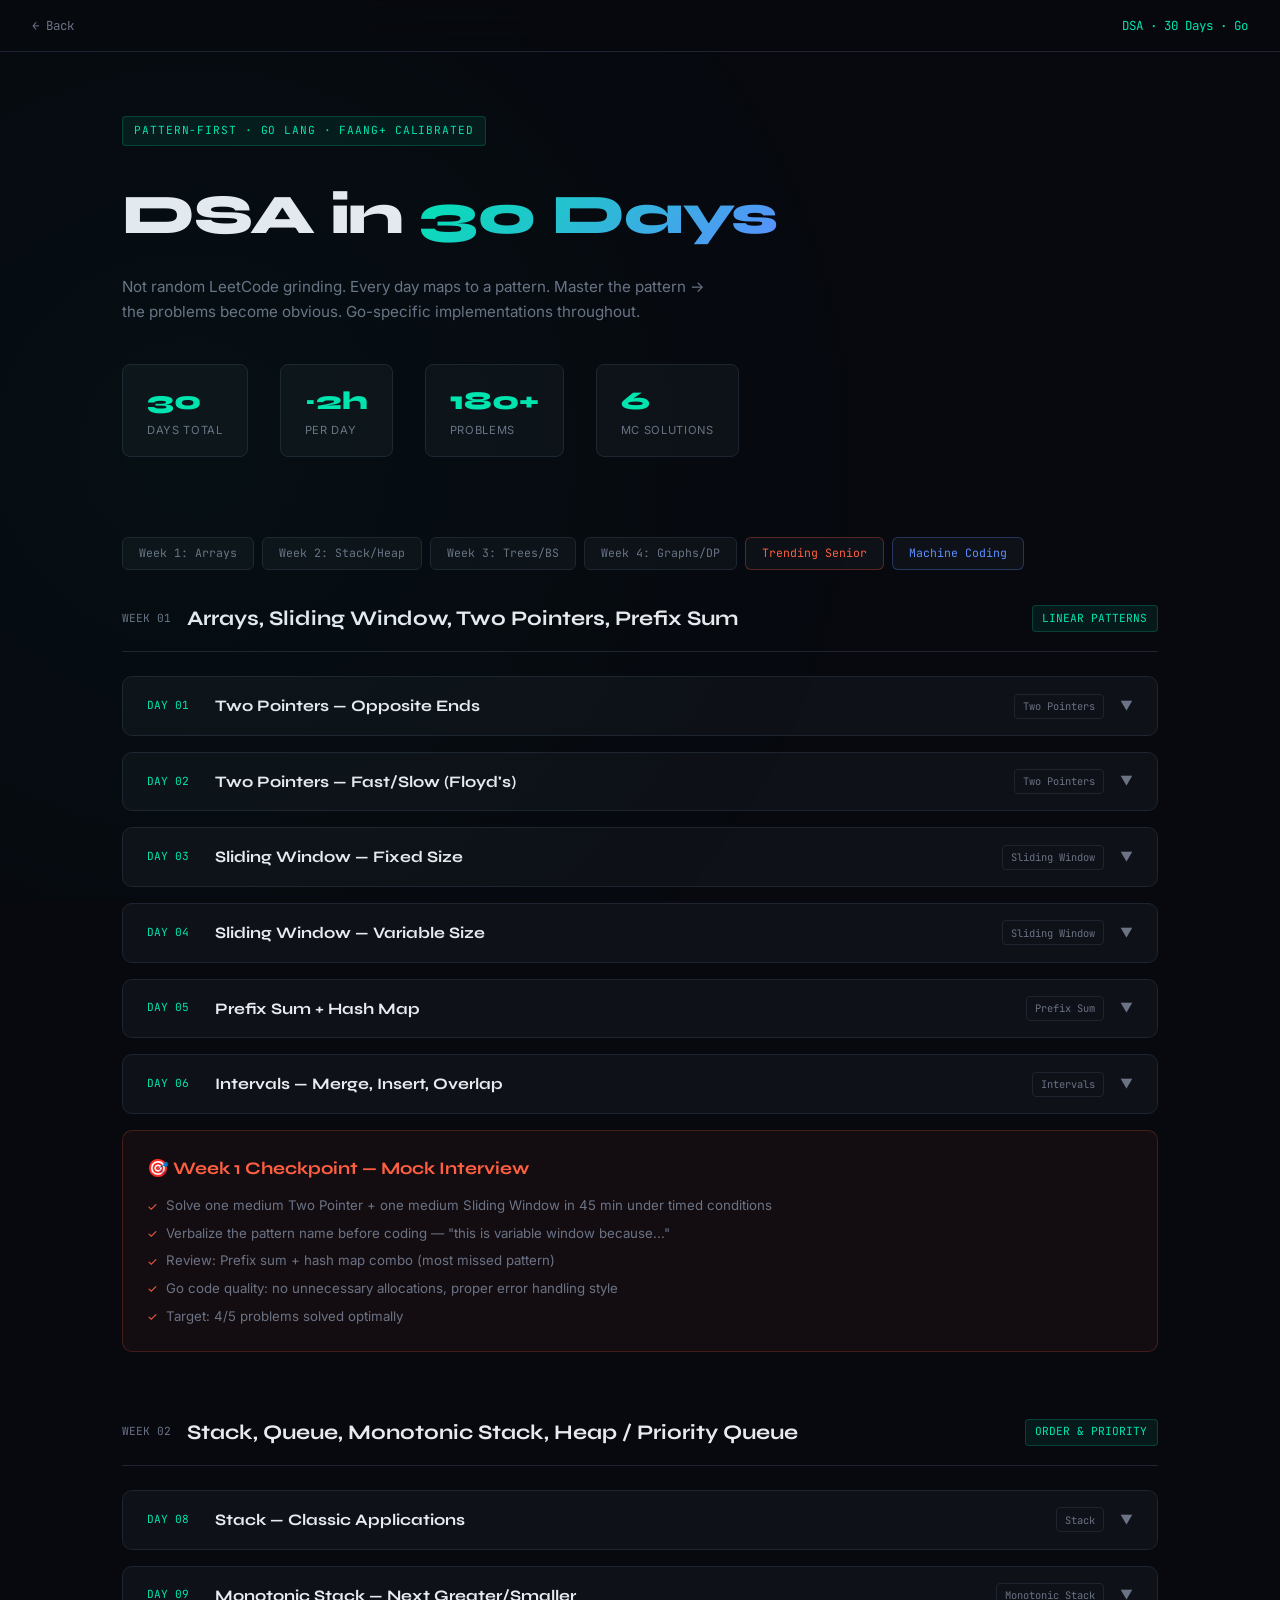
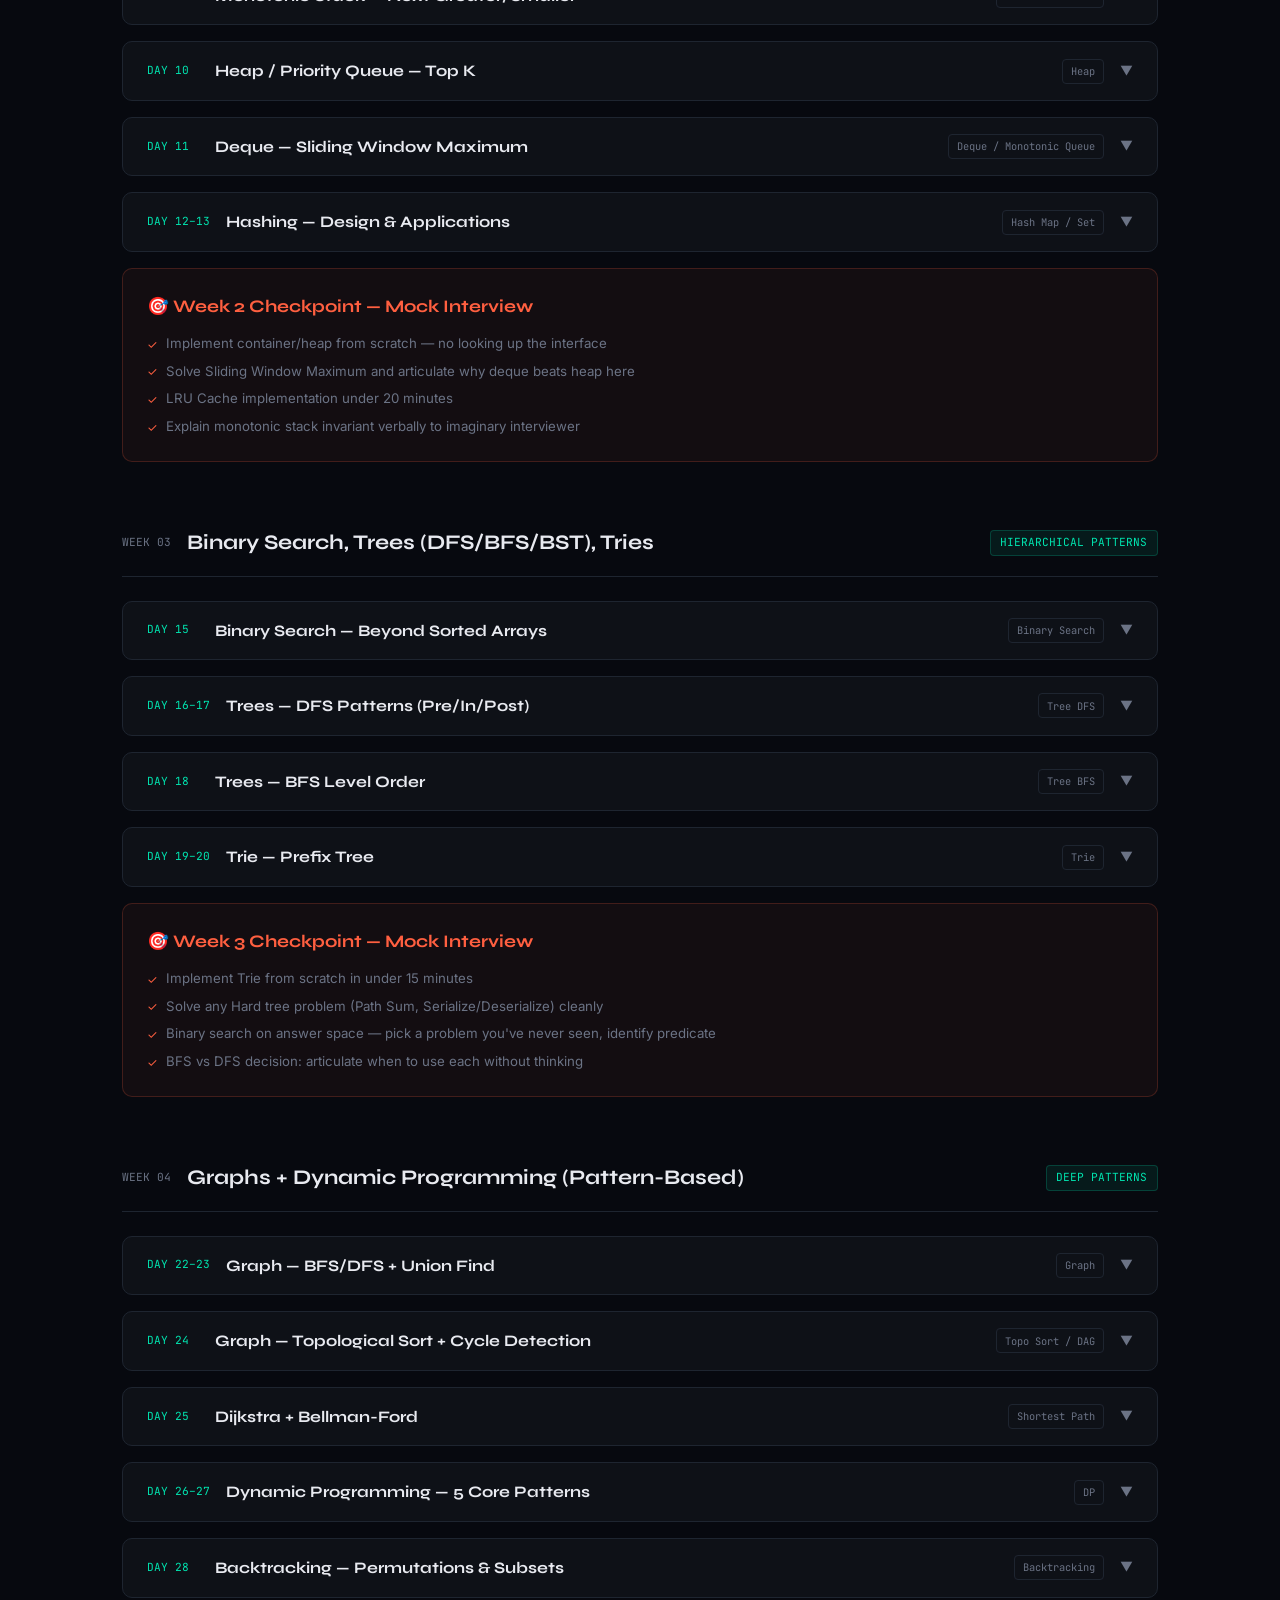
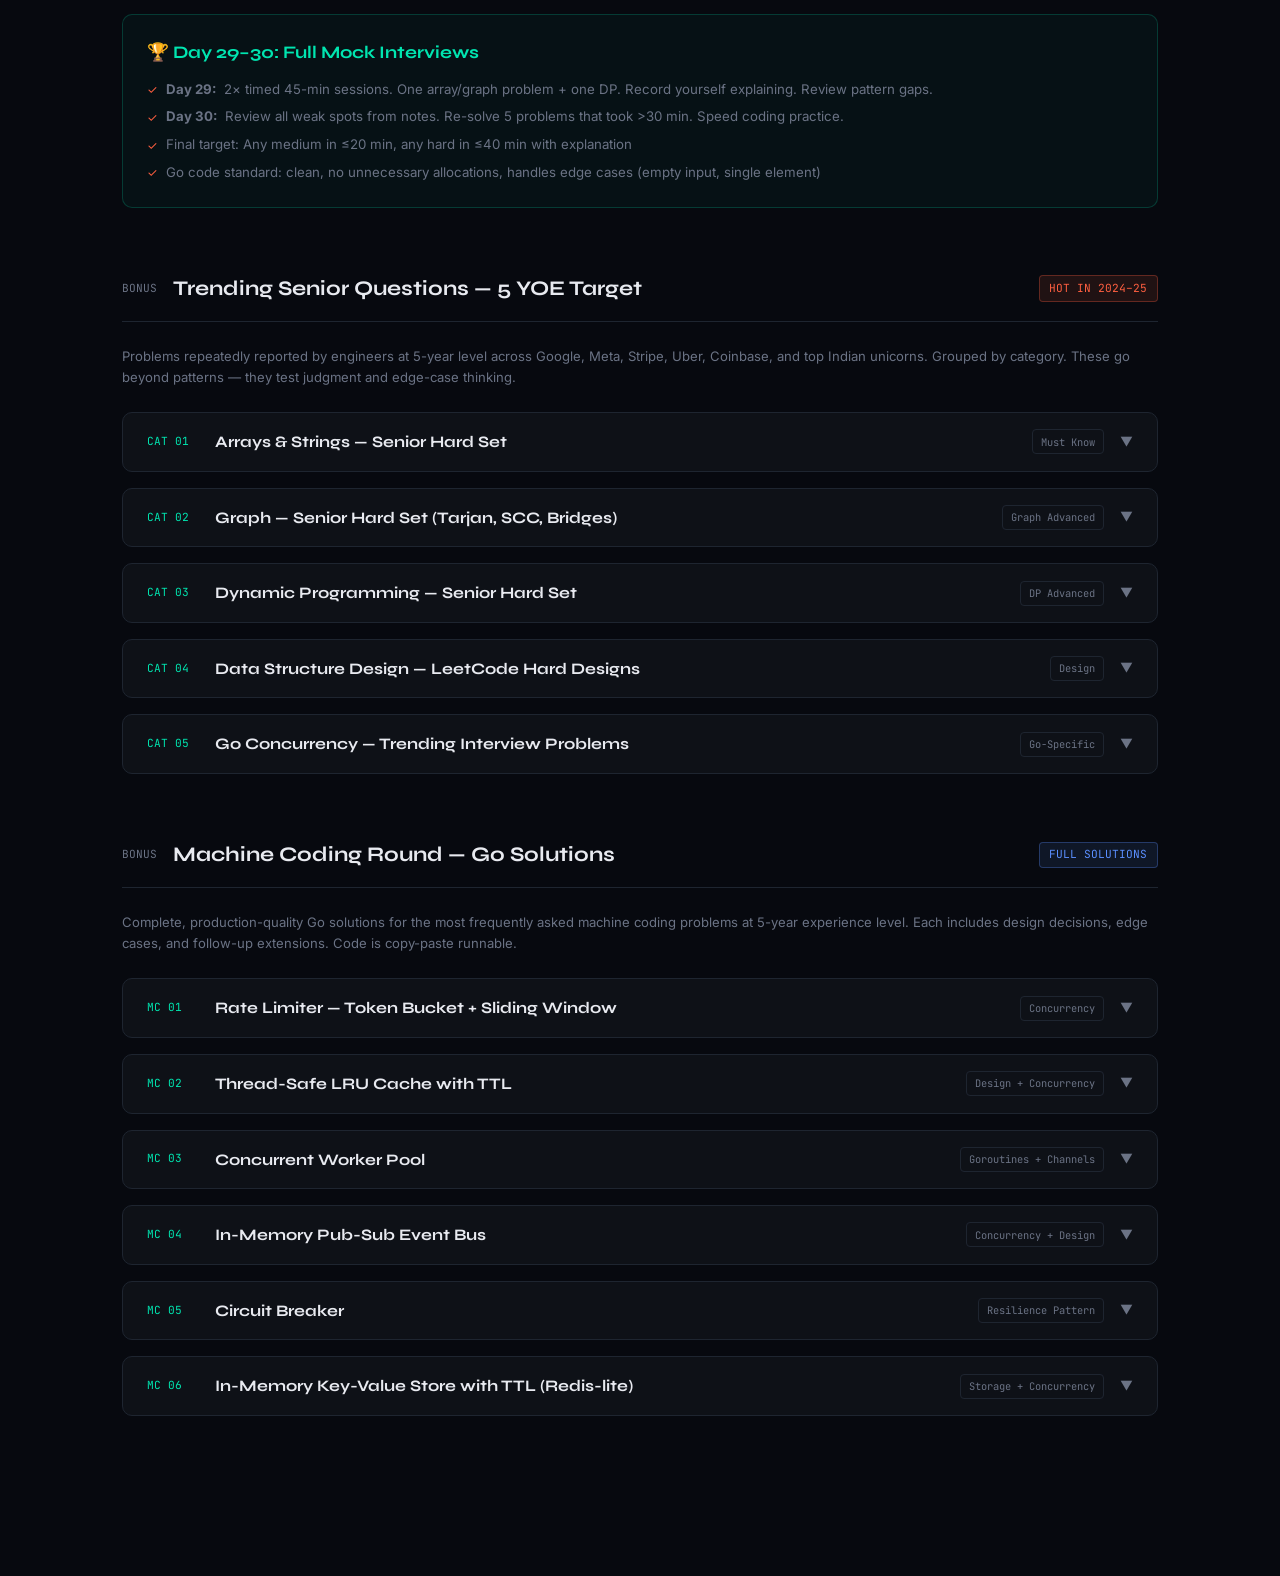
<file: dsa-30-day.html>
<!DOCTYPE html>
<html lang="en">
<head>
<meta charset="UTF-8">
<meta name="viewport" content="width=device-width, initial-scale=1.0">
<title>DSA in 30 Days — Go Lang</title>
<link rel="preconnect" href="https://fonts.googleapis.com">
<link href="https://fonts.googleapis.com/css2?family=Syne:wght@400;600;700;800&family=JetBrains+Mono:wght@400;500;700&family=Inter:wght@300;400;500&display=swap" rel="stylesheet">
<style>
  :root {
    --bg:#07090f; --surface:#0e1117; --surface2:#141820; --border:#1e2530;
    --accent:#00e5b0; --accent2:#ff5f40; --accent3:#5b8fff;
    --text:#e8eaf0; --muted:#6b7385;
  }
  *{margin:0;padding:0;box-sizing:border-box;}
  body{background:var(--bg);color:var(--text);font-family:'Inter',sans-serif;line-height:1.6;}
  body::before{content:'';position:fixed;inset:0;background:radial-gradient(circle at 15% 50%,rgba(0,229,176,0.03) 0%,transparent 60%);pointer-events:none;}

  nav{position:sticky;top:0;background:rgba(7,9,15,0.9);backdrop-filter:blur(20px);border-bottom:1px solid var(--border);padding:0 2rem;display:flex;align-items:center;justify-content:space-between;height:52px;z-index:100;}
  .back-link{font-family:'JetBrains Mono',monospace;font-size:0.78rem;color:var(--muted);text-decoration:none;display:flex;align-items:center;gap:0.5rem;}
  .back-link:hover{color:var(--accent);}
  .nav-title{font-family:'JetBrains Mono',monospace;font-size:0.78rem;color:var(--accent);}

  .hero{max-width:1100px;margin:0 auto;padding:4rem 2rem 2rem;}
  .tag{display:inline-flex;align-items:center;gap:.4rem;background:rgba(0,229,176,0.08);border:1px solid rgba(0,229,176,0.2);color:var(--accent);font-family:'JetBrains Mono',monospace;font-size:.7rem;padding:.3rem .7rem;border-radius:4px;margin-bottom:1.5rem;letter-spacing:.08em;}
  h1{font-family:'Syne',sans-serif;font-size:clamp(2rem,5vw,3.5rem);font-weight:800;letter-spacing:-.02em;margin-bottom:1rem;}
  h1 span{background:linear-gradient(135deg,var(--accent),var(--accent3));-webkit-background-clip:text;-webkit-text-fill-color:transparent;background-clip:text;}
  .hero-desc{color:var(--muted);font-size:.95rem;max-width:600px;margin-bottom:2.5rem;}
  .meta-row{display:flex;gap:2rem;flex-wrap:wrap;margin-bottom:3rem;}
  .meta-box{background:var(--surface);border:1px solid var(--border);border-radius:8px;padding:1rem 1.5rem;}
  .meta-box .val{font-family:'Syne',sans-serif;font-size:1.6rem;font-weight:800;color:var(--accent);}
  .meta-box .key{font-size:.7rem;color:var(--muted);text-transform:uppercase;letter-spacing:.06em;}

  /* Timeline nav */
  .week-tabs{display:flex;gap:.5rem;flex-wrap:wrap;margin-bottom:2rem;padding:0 2rem;max-width:1100px;margin-left:auto;margin-right:auto;}
  .week-tab{background:var(--surface);border:1px solid var(--border);border-radius:6px;padding:.4rem 1rem;font-family:'JetBrains Mono',monospace;font-size:.72rem;color:var(--muted);cursor:pointer;text-decoration:none;transition:all .2s;}
  .week-tab:hover,.week-tab.active{border-color:var(--accent);color:var(--accent);background:rgba(0,229,176,0.06);}

  main{max-width:1100px;margin:0 auto;padding:0 2rem 6rem;}

  .week-section{margin-bottom:4rem;}
  .week-label{display:flex;align-items:center;gap:1rem;margin-bottom:1.5rem;padding-bottom:1rem;border-bottom:1px solid var(--border);}
  .week-num{font-family:'JetBrains Mono',monospace;font-size:.7rem;color:var(--muted);}
  .week-title{font-family:'Syne',sans-serif;font-size:1.3rem;font-weight:700;}
  .week-theme{font-family:'JetBrains Mono',monospace;font-size:.7rem;background:rgba(0,229,176,0.08);border:1px solid rgba(0,229,176,0.2);color:var(--accent);padding:.2rem .6rem;border-radius:4px;margin-left:auto;}

  .day-card{background:var(--surface);border:1px solid var(--border);border-radius:10px;margin-bottom:1rem;overflow:hidden;transition:border-color .2s;}
  .day-card:hover{border-color:rgba(0,229,176,0.25);}
  .day-header{display:flex;align-items:center;gap:1rem;padding:1rem 1.5rem;cursor:pointer;}
  .day-num{font-family:'JetBrains Mono',monospace;font-size:.7rem;color:var(--accent);min-width:52px;}
  .day-name{font-family:'Syne',sans-serif;font-size:1rem;font-weight:700;flex:1;}
  .day-pattern{font-family:'JetBrains Mono',monospace;font-size:.65rem;padding:.2rem .5rem;border-radius:4px;border:1px solid var(--border);color:var(--muted);}
  .day-toggle{color:var(--muted);font-size:.8rem;transition:transform .3s;}
  .day-body{padding:0 1.5rem 1.5rem;display:none;}
  .day-body.open{display:block;}
  
  .section-grid{display:grid;grid-template-columns:1fr 1fr;gap:1rem;margin-bottom:1rem;}
  .info-block{background:var(--surface2);border-radius:8px;padding:1rem;}
  .info-block h4{font-family:'JetBrains Mono',monospace;font-size:.68rem;color:var(--accent);letter-spacing:.08em;margin-bottom:.75rem;text-transform:uppercase;}
  .info-block p,.info-block li{font-size:.82rem;color:var(--muted);line-height:1.6;}
  .info-block ul{list-style:none;display:flex;flex-direction:column;gap:.4rem;}
  .info-block ul li::before{content:'▸ ';color:var(--accent);font-size:.7rem;}
  
  .problems-list{display:flex;flex-direction:column;gap:.4rem;}
  .problem-item{display:flex;align-items:center;gap:.75rem;padding:.5rem .75rem;background:rgba(0,0,0,0.2);border-radius:6px;border:1px solid var(--border);}
  .problem-item a{font-size:.82rem;color:var(--text);text-decoration:none;flex:1;}
  .problem-item a:hover{color:var(--accent);}
  .difficulty{font-family:'JetBrains Mono',monospace;font-size:.6rem;padding:.15rem .45rem;border-radius:3px;}
  .easy{background:rgba(34,197,94,0.12);color:#22c55e;border:1px solid rgba(34,197,94,0.2);}
  .medium{background:rgba(251,191,36,0.12);color:#fbbf24;border:1px solid rgba(251,191,36,0.2);}
  .hard{background:rgba(255,95,64,0.12);color:var(--accent2);border:1px solid rgba(255,95,64,0.2);}

  .go-tip{background:rgba(0,168,215,0.06);border:1px solid rgba(0,168,215,0.2);border-radius:8px;padding:1rem;margin-top:1rem;}
  .go-tip h4{font-family:'JetBrains Mono',monospace;font-size:.68rem;color:#00acd7;letter-spacing:.08em;margin-bottom:.5rem;}
  .go-tip code{font-family:'JetBrains Mono',monospace;font-size:.78rem;color:#00acd7;background:rgba(0,168,215,0.08);padding:.1rem .35rem;border-radius:3px;}
  .go-tip p{font-size:.82rem;color:var(--muted);line-height:1.6;}

  .checkpoint-card{background:rgba(255,95,64,0.05);border:1px solid rgba(255,95,64,0.2);border-radius:10px;padding:1.5rem;margin-bottom:1rem;}
  .checkpoint-card h3{font-family:'Syne',sans-serif;font-size:1.1rem;font-weight:700;color:var(--accent2);margin-bottom:.75rem;}
  .checkpoint-card ul{list-style:none;display:flex;flex-direction:column;gap:.4rem;}
  .checkpoint-card ul li{font-size:.83rem;color:var(--muted);display:flex;align-items:flex-start;gap:.5rem;}
  .checkpoint-card ul li::before{content:'✓';color:var(--accent2);font-size:.75rem;margin-top:.1rem;}

  @media(max-width:768px){
    .section-grid{grid-template-columns:1fr;}
    .meta-row{gap:1rem;}
  }
</style>
</head>
<body>

<nav>
  <a href="index.html" class="back-link">← Back</a>
  <span class="nav-title">DSA · 30 Days · Go</span>
</nav>

<div class="hero">
  <div class="tag">PATTERN-FIRST · GO LANG · FAANG+ CALIBRATED</div>
  <h1>DSA in <span>30 Days</span></h1>
  <p class="hero-desc">Not random LeetCode grinding. Every day maps to a pattern. Master the pattern → the problems become obvious. Go-specific implementations throughout.</p>
  <div class="meta-row">
    <div class="meta-box"><div class="val">30</div><div class="key">Days Total</div></div>
    <div class="meta-box"><div class="val">~2h</div><div class="key">Per Day</div></div>
    <div class="meta-box"><div class="val">180+</div><div class="key">Problems</div></div>
    <div class="meta-box"><div class="val">6</div><div class="key">MC Solutions</div></div>
  </div>
</div>

<div class="week-tabs">
  <a href="#week1" class="week-tab">Week 1: Arrays</a>
  <a href="#week2" class="week-tab">Week 2: Stack/Heap</a>
  <a href="#week3" class="week-tab">Week 3: Trees/BS</a>
  <a href="#week4" class="week-tab">Week 4: Graphs/DP</a>
  <a href="#trending" class="week-tab" style="border-color:rgba(255,95,64,0.3);color:var(--accent2);">Trending Senior</a>
  <a href="#machinecoding" class="week-tab" style="border-color:rgba(91,143,255,0.3);color:var(--accent3);">Machine Coding</a>
</div>

<main>

<!-- ═══════════════════════════════════════════════════ WEEK 1 -->
<div class="week-section" id="week1">
  <div class="week-label">
    <span class="week-num">WEEK 01</span>
    <span class="week-title">Arrays, Sliding Window, Two Pointers, Prefix Sum</span>
    <span class="week-theme">LINEAR PATTERNS</span>
  </div>

  <!-- Day 1 -->
  <div class="day-card">
    <div class="day-header" onclick="toggle(this)">
      <span class="day-num">DAY 01</span>
      <span class="day-name">Two Pointers — Opposite Ends</span>
      <span class="day-pattern">Two Pointers</span>
      <span class="day-toggle">▼</span>
    </div>
    <div class="day-body">
      <div class="section-grid">
        <div class="info-block">
          <h4>Core Pattern</h4>
          <p>Start pointers at both ends, move inward based on comparison. O(n) over O(n²) brute force. Key insight: sorted arrays make decisions deterministic.</p>
        </div>
        <div class="info-block">
          <h4>Why This Matters</h4>
          <ul>
            <li>Base for most array manipulation</li>
            <li>Appears in 3Sum, container water, trapping rain</li>
            <li>Reduces O(n²) → O(n) in interviews</li>
          </ul>
        </div>
      </div>
      <div class="info-block" style="margin-bottom:.75rem;">
        <h4>Problems</h4>
        <div class="problems-list">
          <div class="problem-item"><a href="https://leetcode.com/problems/two-sum-ii-input-array-is-sorted/" target="_blank">#167 Two Sum II — Input Array Sorted</a><span class="difficulty easy">Easy</span></div>
          <div class="problem-item"><a href="https://leetcode.com/problems/container-with-most-water/" target="_blank">#11 Container With Most Water</a><span class="difficulty medium">Med</span></div>
          <div class="problem-item"><a href="https://leetcode.com/problems/3sum/" target="_blank">#15 3Sum</a><span class="difficulty medium">Med</span></div>
          <div class="problem-item"><a href="https://leetcode.com/problems/trapping-rain-water/" target="_blank">#42 Trapping Rain Water</a><span class="difficulty hard">Hard</span></div>
        </div>
      </div>
      <div class="go-tip">
        <h4>Go Tip</h4>
        <p>Use <code>sort.Slice(nums, func(i,j int) bool { return nums[i] &lt; nums[j] })</code> to pre-sort. For 3Sum, skip duplicates with <code>for i > 0 && nums[i] == nums[i-1] { i++ }</code>. No overhead from extra allocation — work in-place.</p>
      </div>
    </div>
  </div>

  <!-- Day 2 -->
  <div class="day-card">
    <div class="day-header" onclick="toggle(this)">
      <span class="day-num">DAY 02</span>
      <span class="day-name">Two Pointers — Fast/Slow (Floyd's)</span>
      <span class="day-pattern">Two Pointers</span>
      <span class="day-toggle">▼</span>
    </div>
    <div class="day-body">
      <div class="section-grid">
        <div class="info-block">
          <h4>Core Pattern</h4>
          <p>Fast pointer moves 2x, slow moves 1x. They meet at cycle start. Also used for finding middle, removing nth from end without counting length.</p>
        </div>
        <div class="info-block">
          <h4>Why This Matters</h4>
          <ul>
            <li>O(1) space cycle detection</li>
            <li>Floyd's algorithm — classic interview signal</li>
            <li>Variant: duplicate finder in O(1) space</li>
          </ul>
        </div>
      </div>
      <div class="info-block" style="margin-bottom:.75rem;">
        <h4>Problems</h4>
        <div class="problems-list">
          <div class="problem-item"><a href="https://leetcode.com/problems/linked-list-cycle/" target="_blank">#141 Linked List Cycle</a><span class="difficulty easy">Easy</span></div>
          <div class="problem-item"><a href="https://leetcode.com/problems/linked-list-cycle-ii/" target="_blank">#142 Linked List Cycle II</a><span class="difficulty medium">Med</span></div>
          <div class="problem-item"><a href="https://leetcode.com/problems/find-the-duplicate-number/" target="_blank">#287 Find the Duplicate Number</a><span class="difficulty medium">Med</span></div>
          <div class="problem-item"><a href="https://leetcode.com/problems/middle-of-the-linked-list/" target="_blank">#876 Middle of Linked List</a><span class="difficulty easy">Easy</span></div>
        </div>
      </div>
      <div class="go-tip">
        <h4>Go Tip</h4>
        <p>Define node inline: <code>type ListNode struct { Val int; Next *ListNode }</code>. Go's nil pointer checks are cheap. For cycle detection: <code>slow, fast := head, head</code> then loop until <code>fast == nil || fast.Next == nil</code>.</p>
      </div>
    </div>
  </div>

  <!-- Day 3 -->
  <div class="day-card">
    <div class="day-header" onclick="toggle(this)">
      <span class="day-num">DAY 03</span>
      <span class="day-name">Sliding Window — Fixed Size</span>
      <span class="day-pattern">Sliding Window</span>
      <span class="day-toggle">▼</span>
    </div>
    <div class="day-body">
      <div class="section-grid">
        <div class="info-block">
          <h4>Core Pattern</h4>
          <p>Window of size k slides right. Subtract outgoing left element, add incoming right. Critical: maintain a running aggregate (sum, max, frequency map). Never recompute from scratch.</p>
        </div>
        <div class="info-block">
          <h4>Why This Matters</h4>
          <ul>
            <li>Real use: rate limiting (fixed window)</li>
            <li>Foundation of all substring/subarray problems</li>
            <li>Teaches "avoid redundant computation" thinking</li>
          </ul>
        </div>
      </div>
      <div class="info-block" style="margin-bottom:.75rem;">
        <h4>Problems</h4>
        <div class="problems-list">
          <div class="problem-item"><a href="https://leetcode.com/problems/maximum-average-subarray-i/" target="_blank">#643 Maximum Average Subarray I</a><span class="difficulty easy">Easy</span></div>
          <div class="problem-item"><a href="https://leetcode.com/problems/maximum-sum-of-distinct-subarrays-with-length-k/" target="_blank">#2461 Max Sum of Distinct Subarrays Length K</a><span class="difficulty medium">Med</span></div>
          <div class="problem-item"><a href="https://leetcode.com/problems/find-all-anagrams-in-a-string/" target="_blank">#438 Find All Anagrams in a String</a><span class="difficulty medium">Med</span></div>
          <div class="problem-item"><a href="https://leetcode.com/problems/permutation-in-string/" target="_blank">#567 Permutation in String</a><span class="difficulty medium">Med</span></div>
        </div>
      </div>
      <div class="go-tip">
        <h4>Go Tip</h4>
        <p>Use <code>map[byte]int</code> for frequency. Compare maps: <code>reflect.DeepEqual</code> is expensive — instead track a <code>matches int</code> counter. Update on add/remove. Array <code>[26]int</code> beats map for lowercase-only char problems.</p>
      </div>
    </div>
  </div>

  <!-- Day 4 -->
  <div class="day-card">
    <div class="day-header" onclick="toggle(this)">
      <span class="day-num">DAY 04</span>
      <span class="day-name">Sliding Window — Variable Size</span>
      <span class="day-pattern">Sliding Window</span>
      <span class="day-toggle">▼</span>
    </div>
    <div class="day-body">
      <div class="section-grid">
        <div class="info-block">
          <h4>Core Pattern</h4>
          <p>Expand right when condition satisfied, shrink left when violated. Template: <code>left=0; for right in range; [process]; while violated { shrink left }; update answer</code></p>
        </div>
        <div class="info-block">
          <h4>Why This Matters</h4>
          <ul>
            <li>Longest substring problems — huge category</li>
            <li>Greedy expansion + lazy contraction</li>
            <li>At-most K distinct: key interview variant</li>
          </ul>
        </div>
      </div>
      <div class="info-block" style="margin-bottom:.75rem;">
        <h4>Problems</h4>
        <div class="problems-list">
          <div class="problem-item"><a href="https://leetcode.com/problems/longest-substring-without-repeating-characters/" target="_blank">#3 Longest Substring Without Repeating Characters</a><span class="difficulty medium">Med</span></div>
          <div class="problem-item"><a href="https://leetcode.com/problems/minimum-window-substring/" target="_blank">#76 Minimum Window Substring</a><span class="difficulty hard">Hard</span></div>
          <div class="problem-item"><a href="https://leetcode.com/problems/longest-repeating-character-replacement/" target="_blank">#424 Longest Repeating Character Replacement</a><span class="difficulty medium">Med</span></div>
          <div class="problem-item"><a href="https://leetcode.com/problems/fruits-into-baskets/" target="_blank">#904 Fruit Into Baskets</a><span class="difficulty medium">Med</span></div>
        </div>
      </div>
      <div class="go-tip">
        <h4>Go Tip</h4>
        <p>For string iteration by byte: <code>for i := 0; i &lt; len(s); i++</code> is faster than range for ASCII. Use <code>s[i]</code> not <code>rune(s[i])</code>. <code>max(a,b)</code> available in Go 1.21+ — use builtin, don't write helpers.</p>
      </div>
    </div>
  </div>

  <!-- Day 5 -->
  <div class="day-card">
    <div class="day-header" onclick="toggle(this)">
      <span class="day-num">DAY 05</span>
      <span class="day-name">Prefix Sum + Hash Map</span>
      <span class="day-pattern">Prefix Sum</span>
      <span class="day-toggle">▼</span>
    </div>
    <div class="day-body">
      <div class="section-grid">
        <div class="info-block">
          <h4>Core Pattern</h4>
          <p><code>prefix[i] = prefix[i-1] + nums[i-1]</code>. Range sum query in O(1). Combine with hash map for subarray sum = k: store <code>prefix → count</code>. Answer += <code>map[prefix-k]</code>.</p>
        </div>
        <div class="info-block">
          <h4>Why This Matters</h4>
          <ul>
            <li>Transforms O(n²) subarray problems → O(n)</li>
            <li>Used in distributed stream analytics</li>
            <li>2D prefix sum for matrix problems</li>
          </ul>
        </div>
      </div>
      <div class="info-block" style="margin-bottom:.75rem;">
        <h4>Problems</h4>
        <div class="problems-list">
          <div class="problem-item"><a href="https://leetcode.com/problems/subarray-sum-equals-k/" target="_blank">#560 Subarray Sum Equals K</a><span class="difficulty medium">Med</span></div>
          <div class="problem-item"><a href="https://leetcode.com/problems/contiguous-array/" target="_blank">#525 Contiguous Array</a><span class="difficulty medium">Med</span></div>
          <div class="problem-item"><a href="https://leetcode.com/problems/range-sum-query-immutable/" target="_blank">#303 Range Sum Query Immutable</a><span class="difficulty easy">Easy</span></div>
          <div class="problem-item"><a href="https://leetcode.com/problems/product-of-array-except-self/" target="_blank">#238 Product of Array Except Self</a><span class="difficulty medium">Med</span></div>
        </div>
      </div>
      <div class="go-tip">
        <h4>Go Tip</h4>
        <p>Pre-initialize map with zero: <code>prefixCount := map[int]int{0: 1}</code>. This handles subarrays starting at index 0. Go maps have O(1) avg but allocate — for small n, consider array of size 2n+1 with offset.</p>
      </div>
    </div>
  </div>

  <!-- Day 6 -->
  <div class="day-card">
    <div class="day-header" onclick="toggle(this)">
      <span class="day-num">DAY 06</span>
      <span class="day-name">Intervals — Merge, Insert, Overlap</span>
      <span class="day-pattern">Intervals</span>
      <span class="day-toggle">▼</span>
    </div>
    <div class="day-body">
      <div class="section-grid">
        <div class="info-block">
          <h4>Core Pattern</h4>
          <p>Sort by start time. Merge condition: <code>curr.start ≤ prev.end</code>. For meeting rooms: sort starts/ends separately, use two pointers. Min-heap for active intervals.</p>
        </div>
        <div class="info-block">
          <h4>Why This Matters</h4>
          <ul>
            <li>Calendar/scheduling systems real-world</li>
            <li>Meeting rooms II appears in every loop</li>
            <li>Sweep line algorithm foundation</li>
          </ul>
        </div>
      </div>
      <div class="info-block" style="margin-bottom:.75rem;">
        <h4>Problems</h4>
        <div class="problems-list">
          <div class="problem-item"><a href="https://leetcode.com/problems/merge-intervals/" target="_blank">#56 Merge Intervals</a><span class="difficulty medium">Med</span></div>
          <div class="problem-item"><a href="https://leetcode.com/problems/insert-interval/" target="_blank">#57 Insert Interval</a><span class="difficulty medium">Med</span></div>
          <div class="problem-item"><a href="https://leetcode.com/problems/meeting-rooms-ii/" target="_blank">#253 Meeting Rooms II</a><span class="difficulty medium">Med</span></div>
          <div class="problem-item"><a href="https://leetcode.com/problems/non-overlapping-intervals/" target="_blank">#435 Non-Overlapping Intervals</a><span class="difficulty medium">Med</span></div>
        </div>
      </div>
      <div class="go-tip">
        <h4>Go Tip</h4>
        <p>Sort 2D slice: <code>sort.Slice(intervals, func(i,j int) bool { return intervals[i][0] &lt; intervals[j][0] })</code>. For heap-based meeting rooms, implement <code>container/heap</code> interface (Len, Less, Swap, Push, Pop).</p>
      </div>
    </div>
  </div>

  <!-- Day 7 — Checkpoint -->
  <div class="checkpoint-card">
    <h3>🎯 Week 1 Checkpoint — Mock Interview</h3>
    <ul>
      <li>Solve one medium Two Pointer + one medium Sliding Window in 45 min under timed conditions</li>
      <li>Verbalize the pattern name before coding — "this is variable window because..."</li>
      <li>Review: Prefix sum + hash map combo (most missed pattern)</li>
      <li>Go code quality: no unnecessary allocations, proper error handling style</li>
      <li>Target: 4/5 problems solved optimally</li>
    </ul>
  </div>
</div>

<!-- ═══════════════════════════════════════════════════ WEEK 2 -->
<div class="week-section" id="week2">
  <div class="week-label">
    <span class="week-num">WEEK 02</span>
    <span class="week-title">Stack, Queue, Monotonic Stack, Heap / Priority Queue</span>
    <span class="week-theme">ORDER & PRIORITY</span>
  </div>

  <div class="day-card">
    <div class="day-header" onclick="toggle(this)">
      <span class="day-num">DAY 08</span>
      <span class="day-name">Stack — Classic Applications</span>
      <span class="day-pattern">Stack</span>
      <span class="day-toggle">▼</span>
    </div>
    <div class="day-body">
      <div class="section-grid">
        <div class="info-block">
          <h4>Core Pattern</h4>
          <p>LIFO for matching/nesting. Parentheses, histograms, calculator. Key: push opening, pop on closing, check top. Calculator: two stacks (nums + ops) or one stack with precedence.</p>
        </div>
        <div class="info-block">
          <h4>Why This Matters</h4>
          <ul>
            <li>Parser/lexer foundation in compilers</li>
            <li>Undo/redo in editors</li>
            <li>Call stack simulation for DFS</li>
          </ul>
        </div>
      </div>
      <div class="info-block" style="margin-bottom:.75rem;">
        <h4>Problems</h4>
        <div class="problems-list">
          <div class="problem-item"><a href="https://leetcode.com/problems/valid-parentheses/" target="_blank">#20 Valid Parentheses</a><span class="difficulty easy">Easy</span></div>
          <div class="problem-item"><a href="https://leetcode.com/problems/min-stack/" target="_blank">#155 Min Stack</a><span class="difficulty medium">Med</span></div>
          <div class="problem-item"><a href="https://leetcode.com/problems/evaluate-reverse-polish-notation/" target="_blank">#150 Evaluate Reverse Polish Notation</a><span class="difficulty medium">Med</span></div>
          <div class="problem-item"><a href="https://leetcode.com/problems/largest-rectangle-in-histogram/" target="_blank">#84 Largest Rectangle in Histogram</a><span class="difficulty hard">Hard</span></div>
        </div>
      </div>
      <div class="go-tip">
        <h4>Go Tip</h4>
        <p>Use slice as stack: <code>stack := []int{}</code>, push: <code>stack = append(stack, v)</code>, pop: <code>v, stack = stack[len(stack)-1], stack[:len(stack)-1]</code>. No need for a container. This is idiomatic Go.</p>
      </div>
    </div>
  </div>

  <div class="day-card">
    <div class="day-header" onclick="toggle(this)">
      <span class="day-num">DAY 09</span>
      <span class="day-name">Monotonic Stack — Next Greater/Smaller</span>
      <span class="day-pattern">Monotonic Stack</span>
      <span class="day-toggle">▼</span>
    </div>
    <div class="day-body">
      <div class="section-grid">
        <div class="info-block">
          <h4>Core Pattern</h4>
          <p>Maintain stack in increasing or decreasing order. When current element breaks order → pop and record answer. Each element pushed/popped once → O(n). Store indices, not values.</p>
        </div>
        <div class="info-block">
          <h4>Why This Matters</h4>
          <ul>
            <li>Daily temperatures: canonical interview problem</li>
            <li>Used in histogram, trapping rain water</li>
            <li>Span calculation in stock market systems</li>
          </ul>
        </div>
      </div>
      <div class="info-block" style="margin-bottom:.75rem;">
        <h4>Problems</h4>
        <div class="problems-list">
          <div class="problem-item"><a href="https://leetcode.com/problems/daily-temperatures/" target="_blank">#739 Daily Temperatures</a><span class="difficulty medium">Med</span></div>
          <div class="problem-item"><a href="https://leetcode.com/problems/next-greater-element-i/" target="_blank">#496 Next Greater Element I</a><span class="difficulty easy">Easy</span></div>
          <div class="problem-item"><a href="https://leetcode.com/problems/next-greater-element-ii/" target="_blank">#503 Next Greater Element II (circular)</a><span class="difficulty medium">Med</span></div>
          <div class="problem-item"><a href="https://leetcode.com/problems/sum-of-subarray-minimums/" target="_blank">#907 Sum of Subarray Minimums</a><span class="difficulty medium">Med</span></div>
        </div>
      </div>
      <div class="go-tip">
        <h4>Go Tip</h4>
        <p>Store indices in monotonic stack. For circular arrays: iterate <code>2*n</code> using <code>i % n</code>. When popping: <code>result[stack[top]] = i - stack[top]</code> for distance-based answers.</p>
      </div>
    </div>
  </div>

  <div class="day-card">
    <div class="day-header" onclick="toggle(this)">
      <span class="day-num">DAY 10</span>
      <span class="day-name">Heap / Priority Queue — Top K</span>
      <span class="day-pattern">Heap</span>
      <span class="day-toggle">▼</span>
    </div>
    <div class="day-body">
      <div class="section-grid">
        <div class="info-block">
          <h4>Core Pattern</h4>
          <p>Min-heap of size k for top-k largest. Max-heap for top-k smallest. Key insight: heap size k → pop when size exceeds k, top is the kth largest. O(n log k) beats O(n log n) sort.</p>
        </div>
        <div class="info-block">
          <h4>Why This Matters</h4>
          <ul>
            <li>Real: top-K queries in analytics systems</li>
            <li>Merge k sorted lists (Kafka partition merge)</li>
            <li>Dijkstra's algorithm uses min-heap</li>
          </ul>
        </div>
      </div>
      <div class="info-block" style="margin-bottom:.75rem;">
        <h4>Problems</h4>
        <div class="problems-list">
          <div class="problem-item"><a href="https://leetcode.com/problems/kth-largest-element-in-an-array/" target="_blank">#215 Kth Largest Element in Array</a><span class="difficulty medium">Med</span></div>
          <div class="problem-item"><a href="https://leetcode.com/problems/top-k-frequent-elements/" target="_blank">#347 Top K Frequent Elements</a><span class="difficulty medium">Med</span></div>
          <div class="problem-item"><a href="https://leetcode.com/problems/merge-k-sorted-lists/" target="_blank">#23 Merge K Sorted Lists</a><span class="difficulty hard">Hard</span></div>
          <div class="problem-item"><a href="https://leetcode.com/problems/find-median-from-data-stream/" target="_blank">#295 Find Median from Data Stream</a><span class="difficulty hard">Hard</span></div>
        </div>
      </div>
      <div class="go-tip">
        <h4>Go Tip</h4>
        <p>Go's <code>container/heap</code> requires implementing 5 methods. Min-heap: <code>func (h MinHeap) Less(i,j int) bool { return h[i] &lt; h[j] }</code>. Push/Pop must use pointer receiver. Use <code>heap.Init</code>, <code>heap.Push</code>, <code>heap.Pop</code> — not methods directly.</p>
      </div>
    </div>
  </div>

  <div class="day-card">
    <div class="day-header" onclick="toggle(this)">
      <span class="day-num">DAY 11</span>
      <span class="day-name">Deque — Sliding Window Maximum</span>
      <span class="day-pattern">Deque / Monotonic Queue</span>
      <span class="day-toggle">▼</span>
    </div>
    <div class="day-body">
      <div class="section-grid">
        <div class="info-block">
          <h4>Core Pattern</h4>
          <p>Monotonic deque: front always holds max/min index. Remove front if out of window. Remove from back if smaller than new element (maintain decreasing order). O(n) window maximum.</p>
        </div>
        <div class="info-block">
          <h4>Why This Matters</h4>
          <ul>
            <li>O(n) vs O(n log n) heap approach</li>
            <li>Jump game variants with deque</li>
            <li>Constrained sliding window problems</li>
          </ul>
        </div>
      </div>
      <div class="info-block" style="margin-bottom:.75rem;">
        <h4>Problems</h4>
        <div class="problems-list">
          <div class="problem-item"><a href="https://leetcode.com/problems/sliding-window-maximum/" target="_blank">#239 Sliding Window Maximum</a><span class="difficulty hard">Hard</span></div>
          <div class="problem-item"><a href="https://leetcode.com/problems/shortest-subarray-with-sum-at-least-k/" target="_blank">#862 Shortest Subarray With Sum ≥ K</a><span class="difficulty hard">Hard</span></div>
          <div class="problem-item"><a href="https://leetcode.com/problems/jump-game-vi/" target="_blank">#1696 Jump Game VI</a><span class="difficulty medium">Med</span></div>
        </div>
      </div>
      <div class="go-tip">
        <h4>Go Tip</h4>
        <p>Implement deque with <code>[]int</code>: front pop is <code>dq = dq[1:]</code>, back pop is <code>dq = dq[:len(dq)-1]</code>. Store indices not values so you can check window bounds. This is O(n) amortized — each element pushed/popped once.</p>
      </div>
    </div>
  </div>

  <!-- Days 12-14 condensed -->
  <div class="day-card">
    <div class="day-header" onclick="toggle(this)">
      <span class="day-num">DAY 12–13</span>
      <span class="day-name">Hashing — Design & Applications</span>
      <span class="day-pattern">Hash Map / Set</span>
      <span class="day-toggle">▼</span>
    </div>
    <div class="day-body">
      <div class="info-block" style="margin-bottom:.75rem;">
        <h4>Problems</h4>
        <div class="problems-list">
          <div class="problem-item"><a href="https://leetcode.com/problems/group-anagrams/" target="_blank">#49 Group Anagrams</a><span class="difficulty medium">Med</span></div>
          <div class="problem-item"><a href="https://leetcode.com/problems/longest-consecutive-sequence/" target="_blank">#128 Longest Consecutive Sequence</a><span class="difficulty medium">Med</span></div>
          <div class="problem-item"><a href="https://leetcode.com/problems/lru-cache/" target="_blank">#146 LRU Cache</a><span class="difficulty medium">Med</span></div>
          <div class="problem-item"><a href="https://leetcode.com/problems/design-hashmap/" target="_blank">#706 Design HashMap</a><span class="difficulty easy">Easy</span></div>
          <div class="problem-item"><a href="https://leetcode.com/problems/word-pattern/" target="_blank">#290 Word Pattern</a><span class="difficulty easy">Easy</span></div>
        </div>
      </div>
      <div class="go-tip">
        <h4>Go Tip for LRU</h4>
        <p>LRU = <code>map[int]*Node</code> + doubly linked list. Go has no built-in ordered map. For LRU cache: maintain head/tail sentinel nodes to avoid nil checks. Update: remove from current position + insert at head. O(1) all ops.</p>
      </div>
    </div>
  </div>

  <div class="checkpoint-card">
    <h3>🎯 Week 2 Checkpoint — Mock Interview</h3>
    <ul>
      <li>Implement container/heap from scratch — no looking up the interface</li>
      <li>Solve Sliding Window Maximum and articulate why deque beats heap here</li>
      <li>LRU Cache implementation under 20 minutes</li>
      <li>Explain monotonic stack invariant verbally to imaginary interviewer</li>
    </ul>
  </div>
</div>

<!-- ═══════════════════════════════════════════════════ WEEK 3 -->
<div class="week-section" id="week3">
  <div class="week-label">
    <span class="week-num">WEEK 03</span>
    <span class="week-title">Binary Search, Trees (DFS/BFS/BST), Tries</span>
    <span class="week-theme">HIERARCHICAL PATTERNS</span>
  </div>

  <div class="day-card">
    <div class="day-header" onclick="toggle(this)">
      <span class="day-num">DAY 15</span>
      <span class="day-name">Binary Search — Beyond Sorted Arrays</span>
      <span class="day-pattern">Binary Search</span>
      <span class="day-toggle">▼</span>
    </div>
    <div class="day-body">
      <div class="section-grid">
        <div class="info-block">
          <h4>Core Pattern</h4>
          <p>Template: <code>lo, hi := 0, n-1; for lo &lt;= hi { mid := lo + (hi-lo)/2 }</code>. For "find leftmost": use <code>lo &lt;= hi</code> + <code>hi = mid-1</code> even when found. Binary search on answer space: "can we achieve X?" → monotonic predicate.</p>
        </div>
        <div class="info-block">
          <h4>Why This Matters</h4>
          <ul>
            <li>BS on answer space: powerful pattern for optimization</li>
            <li>Rotated array: appears in every loop of interviews</li>
            <li>Real: binary search in LSM tree SSTables</li>
          </ul>
        </div>
      </div>
      <div class="info-block" style="margin-bottom:.75rem;">
        <h4>Problems</h4>
        <div class="problems-list">
          <div class="problem-item"><a href="https://leetcode.com/problems/search-in-rotated-sorted-array/" target="_blank">#33 Search in Rotated Sorted Array</a><span class="difficulty medium">Med</span></div>
          <div class="problem-item"><a href="https://leetcode.com/problems/find-minimum-in-rotated-sorted-array/" target="_blank">#153 Find Minimum in Rotated Sorted Array</a><span class="difficulty medium">Med</span></div>
          <div class="problem-item"><a href="https://leetcode.com/problems/koko-eating-bananas/" target="_blank">#875 Koko Eating Bananas (BS on answer)</a><span class="difficulty medium">Med</span></div>
          <div class="problem-item"><a href="https://leetcode.com/problems/split-array-largest-sum/" target="_blank">#410 Split Array Largest Sum</a><span class="difficulty hard">Hard</span></div>
        </div>
      </div>
      <div class="go-tip">
        <h4>Go Tip</h4>
        <p>Avoid overflow: <code>mid := lo + (hi-lo)/2</code> not <code>(lo+hi)/2</code>. For answer-space BS, define a <code>canAchieve(mid int) bool</code> function — clean separation. <code>sort.Search(n, f)</code> is Go's built-in lower_bound.</p>
      </div>
    </div>
  </div>

  <div class="day-card">
    <div class="day-header" onclick="toggle(this)">
      <span class="day-num">DAY 16–17</span>
      <span class="day-name">Trees — DFS Patterns (Pre/In/Post)</span>
      <span class="day-pattern">Tree DFS</span>
      <span class="day-toggle">▼</span>
    </div>
    <div class="day-body">
      <div class="section-grid">
        <div class="info-block">
          <h4>Core Pattern</h4>
          <p>Three DFS variants. Pre-order: process node before children (serialize). In-order: BST sorted traversal. Post-order: process children first (height, diameter). Global vs local return values.</p>
        </div>
        <div class="info-block">
          <h4>Why This Matters</h4>
          <ul>
            <li>Diameter/path problems need global state trick</li>
            <li>Serialization = distributed system state transfer</li>
            <li>BST validation: classic Senior interview</li>
          </ul>
        </div>
      </div>
      <div class="info-block" style="margin-bottom:.75rem;">
        <h4>Problems</h4>
        <div class="problems-list">
          <div class="problem-item"><a href="https://leetcode.com/problems/diameter-of-binary-tree/" target="_blank">#543 Diameter of Binary Tree</a><span class="difficulty easy">Easy</span></div>
          <div class="problem-item"><a href="https://leetcode.com/problems/binary-tree-maximum-path-sum/" target="_blank">#124 Binary Tree Maximum Path Sum</a><span class="difficulty hard">Hard</span></div>
          <div class="problem-item"><a href="https://leetcode.com/problems/validate-binary-search-tree/" target="_blank">#98 Validate BST</a><span class="difficulty medium">Med</span></div>
          <div class="problem-item"><a href="https://leetcode.com/problems/serialize-and-deserialize-binary-tree/" target="_blank">#297 Serialize and Deserialize Binary Tree</a><span class="difficulty hard">Hard</span></div>
          <div class="problem-item"><a href="https://leetcode.com/problems/lowest-common-ancestor-of-a-binary-tree/" target="_blank">#236 Lowest Common Ancestor</a><span class="difficulty medium">Med</span></div>
        </div>
      </div>
      <div class="go-tip">
        <h4>Go Tip</h4>
        <p>For global state in DFS, use closure: <code>var maxPath int; var dfs func(*TreeNode) int; dfs = func(node *TreeNode) int {...; maxPath = max(maxPath, ...); return ...}; dfs(root)</code>. Avoid package-level vars — closures keep it clean and testable.</p>
      </div>
    </div>
  </div>

  <div class="day-card">
    <div class="day-header" onclick="toggle(this)">
      <span class="day-num">DAY 18</span>
      <span class="day-name">Trees — BFS Level Order</span>
      <span class="day-pattern">Tree BFS</span>
      <span class="day-toggle">▼</span>
    </div>
    <div class="day-body">
      <div class="info-block" style="margin-bottom:.75rem;">
        <h4>Problems</h4>
        <div class="problems-list">
          <div class="problem-item"><a href="https://leetcode.com/problems/binary-tree-level-order-traversal/" target="_blank">#102 Binary Tree Level Order Traversal</a><span class="difficulty medium">Med</span></div>
          <div class="problem-item"><a href="https://leetcode.com/problems/binary-tree-right-side-view/" target="_blank">#199 Binary Tree Right Side View</a><span class="difficulty medium">Med</span></div>
          <div class="problem-item"><a href="https://leetcode.com/problems/word-ladder/" target="_blank">#127 Word Ladder (BFS on implicit graph)</a><span class="difficulty hard">Hard</span></div>
          <div class="problem-item"><a href="https://leetcode.com/problems/rotting-oranges/" target="_blank">#994 Rotting Oranges (multi-source BFS)</a><span class="difficulty medium">Med</span></div>
        </div>
      </div>
      <div class="go-tip">
        <h4>Go Tip — BFS with Channels</h4>
        <p>For educational purposes, BFS can use a Go channel as a queue: <code>q := make(chan *TreeNode, n)</code>. In production-style interviews, slice-based queue is preferred. Use <code>levelSize := len(queue)</code> snapshot to process level-by-level.</p>
      </div>
    </div>
  </div>

  <div class="day-card">
    <div class="day-header" onclick="toggle(this)">
      <span class="day-num">DAY 19–20</span>
      <span class="day-name">Trie — Prefix Tree</span>
      <span class="day-pattern">Trie</span>
      <span class="day-toggle">▼</span>
    </div>
    <div class="day-body">
      <div class="section-grid">
        <div class="info-block">
          <h4>Core Pattern</h4>
          <p>Node = <code>{children [26]*TrieNode, isEnd bool}</code>. Insert: create nodes for each char. Search: traverse, return false if node nil. Prefix search: same but don't need isEnd. Add <code>count int</code> for frequency tracking.</p>
        </div>
        <div class="info-block">
          <h4>Why This Matters</h4>
          <ul>
            <li>Search autocomplete — exact system design topic</li>
            <li>IP routing tables use radix tries</li>
            <li>XOR trie for max XOR pair problems</li>
          </ul>
        </div>
      </div>
      <div class="info-block" style="margin-bottom:.75rem;">
        <h4>Problems</h4>
        <div class="problems-list">
          <div class="problem-item"><a href="https://leetcode.com/problems/implement-trie-prefix-tree/" target="_blank">#208 Implement Trie (Prefix Tree)</a><span class="difficulty medium">Med</span></div>
          <div class="problem-item"><a href="https://leetcode.com/problems/design-add-and-search-words-data-structure/" target="_blank">#211 Design Add/Search Words DS</a><span class="difficulty medium">Med</span></div>
          <div class="problem-item"><a href="https://leetcode.com/problems/word-search-ii/" target="_blank">#212 Word Search II (Trie + DFS backtrack)</a><span class="difficulty hard">Hard</span></div>
          <div class="problem-item"><a href="https://leetcode.com/problems/maximum-xor-of-two-numbers-in-an-array/" target="_blank">#421 Maximum XOR of Two Numbers</a><span class="difficulty medium">Med</span></div>
        </div>
      </div>
      <div class="go-tip">
        <h4>Go Tip</h4>
        <p>Prefer <code>[26]*TrieNode</code> over <code>map[byte]*TrieNode</code> for lowercase-only — it's 5–10x faster. Use <code>c - 'a'</code> as index. For wildcard search with '.', recurse on all non-nil children.</p>
      </div>
    </div>
  </div>

  <div class="checkpoint-card">
    <h3>🎯 Week 3 Checkpoint — Mock Interview</h3>
    <ul>
      <li>Implement Trie from scratch in under 15 minutes</li>
      <li>Solve any Hard tree problem (Path Sum, Serialize/Deserialize) cleanly</li>
      <li>Binary search on answer space — pick a problem you've never seen, identify predicate</li>
      <li>BFS vs DFS decision: articulate when to use each without thinking</li>
    </ul>
  </div>
</div>

<!-- ═══════════════════════════════════════════════════ WEEK 4 -->
<div class="week-section" id="week4">
  <div class="week-label">
    <span class="week-num">WEEK 04</span>
    <span class="week-title">Graphs + Dynamic Programming (Pattern-Based)</span>
    <span class="week-theme">DEEP PATTERNS</span>
  </div>

  <div class="day-card">
    <div class="day-header" onclick="toggle(this)">
      <span class="day-num">DAY 22–23</span>
      <span class="day-name">Graph — BFS/DFS + Union Find</span>
      <span class="day-pattern">Graph</span>
      <span class="day-toggle">▼</span>
    </div>
    <div class="day-body">
      <div class="section-grid">
        <div class="info-block">
          <h4>Core Pattern</h4>
          <p>Build adjacency list from edges. BFS for shortest path (unweighted). DFS for connected components. Union-Find: <code>find(x) = parent[x] == x ? x : find(parent[x])</code> with path compression. Union by rank.</p>
        </div>
        <div class="info-block">
          <h4>Why This Matters</h4>
          <ul>
            <li>Social networks, dependency graphs</li>
            <li>Kafka partition assignment uses graph coloring</li>
            <li>Union-Find: Kruskal's MST, network connectivity</li>
          </ul>
        </div>
      </div>
      <div class="info-block" style="margin-bottom:.75rem;">
        <h4>Problems</h4>
        <div class="problems-list">
          <div class="problem-item"><a href="https://leetcode.com/problems/number-of-islands/" target="_blank">#200 Number of Islands</a><span class="difficulty medium">Med</span></div>
          <div class="problem-item"><a href="https://leetcode.com/problems/clone-graph/" target="_blank">#133 Clone Graph</a><span class="difficulty medium">Med</span></div>
          <div class="problem-item"><a href="https://leetcode.com/problems/redundant-connection/" target="_blank">#684 Redundant Connection (Union-Find)</a><span class="difficulty medium">Med</span></div>
          <div class="problem-item"><a href="https://leetcode.com/problems/pacific-atlantic-water-flow/" target="_blank">#417 Pacific Atlantic Water Flow</a><span class="difficulty medium">Med</span></div>
          <div class="problem-item"><a href="https://leetcode.com/problems/word-ladder/" target="_blank">#127 Word Ladder</a><span class="difficulty hard">Hard</span></div>
        </div>
      </div>
      <div class="go-tip">
        <h4>Go Tip</h4>
        <p>BFS with goroutines for parallel level exploration (educational): use <code>sync.WaitGroup</code> + channel. In interview, keep it sequential. For Union-Find, iterative path compression: <code>for parent[x] != x { parent[x] = parent[parent[x]]; x = parent[x] }</code></p>
      </div>
    </div>
  </div>

  <div class="day-card">
    <div class="day-header" onclick="toggle(this)">
      <span class="day-num">DAY 24</span>
      <span class="day-name">Graph — Topological Sort + Cycle Detection</span>
      <span class="day-pattern">Topo Sort / DAG</span>
      <span class="day-toggle">▼</span>
    </div>
    <div class="day-body">
      <div class="info-block" style="margin-bottom:.75rem;">
        <h4>Problems</h4>
        <div class="problems-list">
          <div class="problem-item"><a href="https://leetcode.com/problems/course-schedule/" target="_blank">#207 Course Schedule (cycle detect)</a><span class="difficulty medium">Med</span></div>
          <div class="problem-item"><a href="https://leetcode.com/problems/course-schedule-ii/" target="_blank">#210 Course Schedule II (Kahn's)</a><span class="difficulty medium">Med</span></div>
          <div class="problem-item"><a href="https://leetcode.com/problems/alien-dictionary/" target="_blank">#269 Alien Dictionary</a><span class="difficulty hard">Hard</span></div>
          <div class="problem-item"><a href="https://leetcode.com/problems/find-eventual-safe-states/" target="_blank">#802 Find Eventual Safe States</a><span class="difficulty medium">Med</span></div>
        </div>
      </div>
      <div class="go-tip">
        <h4>Go Tip</h4>
        <p>Kahn's (BFS topo sort): build <code>indegree[]</code> map, push all 0-indegree nodes to queue, BFS reducing indegrees. If output len ≠ n → cycle exists. DFS approach: use <code>visited</code> (0=unvisited, 1=in-stack, 2=done).</p>
      </div>
    </div>
  </div>

  <div class="day-card">
    <div class="day-header" onclick="toggle(this)">
      <span class="day-num">DAY 25</span>
      <span class="day-name">Dijkstra + Bellman-Ford</span>
      <span class="day-pattern">Shortest Path</span>
      <span class="day-toggle">▼</span>
    </div>
    <div class="day-body">
      <div class="info-block" style="margin-bottom:.75rem;">
        <h4>Problems</h4>
        <div class="problems-list">
          <div class="problem-item"><a href="https://leetcode.com/problems/network-delay-time/" target="_blank">#743 Network Delay Time (Dijkstra)</a><span class="difficulty medium">Med</span></div>
          <div class="problem-item"><a href="https://leetcode.com/problems/cheapest-flights-within-k-stops/" target="_blank">#787 Cheapest Flights Within K Stops</a><span class="difficulty medium">Med</span></div>
          <div class="problem-item"><a href="https://leetcode.com/problems/path-with-minimum-effort/" target="_blank">#1631 Path With Minimum Effort</a><span class="difficulty medium">Med</span></div>
        </div>
      </div>
      <div class="go-tip">
        <h4>Go Tip</h4>
        <p>Dijkstra with <code>container/heap</code>: heap item = <code>[2]int{dist, node}</code>. Lazy deletion: skip if <code>dist > dist[node]</code>. For Bellman-Ford with K stops: copy prev dist array each round to avoid using same-round updates.</p>
      </div>
    </div>
  </div>

  <div class="day-card">
    <div class="day-header" onclick="toggle(this)">
      <span class="day-num">DAY 26–27</span>
      <span class="day-name">Dynamic Programming — 5 Core Patterns</span>
      <span class="day-pattern">DP</span>
      <span class="day-toggle">▼</span>
    </div>
    <div class="day-body">
      <div class="section-grid">
        <div class="info-block">
          <h4>5 DP Patterns (Master These)</h4>
          <ul>
            <li><strong>1D Linear:</strong> Climb stairs, House Robber</li>
            <li><strong>Knapsack:</strong> 0/1 vs Unbounded</li>
            <li><strong>LCS/LIS:</strong> String subsequences</li>
            <li><strong>Interval DP:</strong> Matrix chain, burst balloons</li>
            <li><strong>State Machine:</strong> Stock prices (cooldown, txn limit)</li>
          </ul>
        </div>
        <div class="info-block">
          <h4>Pattern Recognition</h4>
          <p>Question has overlapping subproblems + optimal substructure? → DP. Start with brute force recursion → add memoization → optimize to bottom-up. Space optimization: if only previous row needed, use 1D array.</p>
        </div>
      </div>
      <div class="info-block" style="margin-bottom:.75rem;">
        <h4>Problems by Pattern</h4>
        <div class="problems-list">
          <div class="problem-item"><a href="https://leetcode.com/problems/house-robber/" target="_blank">#198 House Robber (1D)</a><span class="difficulty medium">Med</span></div>
          <div class="problem-item"><a href="https://leetcode.com/problems/coin-change/" target="_blank">#322 Coin Change (unbounded knapsack)</a><span class="difficulty medium">Med</span></div>
          <div class="problem-item"><a href="https://leetcode.com/problems/longest-common-subsequence/" target="_blank">#1143 Longest Common Subsequence</a><span class="difficulty medium">Med</span></div>
          <div class="problem-item"><a href="https://leetcode.com/problems/best-time-to-buy-and-sell-stock-with-cooldown/" target="_blank">#309 Buy/Sell Stock w/ Cooldown (state machine)</a><span class="difficulty medium">Med</span></div>
          <div class="problem-item"><a href="https://leetcode.com/problems/burst-balloons/" target="_blank">#312 Burst Balloons (interval DP)</a><span class="difficulty hard">Hard</span></div>
          <div class="problem-item"><a href="https://leetcode.com/problems/word-break/" target="_blank">#139 Word Break</a><span class="difficulty medium">Med</span></div>
          <div class="problem-item"><a href="https://leetcode.com/problems/edit-distance/" target="_blank">#72 Edit Distance</a><span class="difficulty medium">Med</span></div>
        </div>
      </div>
      <div class="go-tip">
        <h4>Go Tip</h4>
        <p>For 2D DP: <code>dp := make([][]int, m+1)</code> then <code>for i := range dp { dp[i] = make([]int, n+1) }</code>. Go doesn't have 2D array literals for large sizes. For space optimization, two rows: <code>prev, curr := make([]int,n+1), make([]int,n+1)</code>.</p>
      </div>
    </div>
  </div>

  <!-- Day 28-30 -->
  <div class="day-card">
    <div class="day-header" onclick="toggle(this)">
      <span class="day-num">DAY 28</span>
      <span class="day-name">Backtracking — Permutations & Subsets</span>
      <span class="day-pattern">Backtracking</span>
      <span class="day-toggle">▼</span>
    </div>
    <div class="day-body">
      <div class="info-block" style="margin-bottom:.75rem;">
        <h4>Problems</h4>
        <div class="problems-list">
          <div class="problem-item"><a href="https://leetcode.com/problems/subsets/" target="_blank">#78 Subsets</a><span class="difficulty medium">Med</span></div>
          <div class="problem-item"><a href="https://leetcode.com/problems/permutations/" target="_blank">#46 Permutations</a><span class="difficulty medium">Med</span></div>
          <div class="problem-item"><a href="https://leetcode.com/problems/combination-sum/" target="_blank">#39 Combination Sum</a><span class="difficulty medium">Med</span></div>
          <div class="problem-item"><a href="https://leetcode.com/problems/n-queens/" target="_blank">#51 N-Queens</a><span class="difficulty hard">Hard</span></div>
          <div class="problem-item"><a href="https://leetcode.com/problems/sudoku-solver/" target="_blank">#37 Sudoku Solver</a><span class="difficulty hard">Hard</span></div>
        </div>
      </div>
      <div class="go-tip">
        <h4>Go Tip</h4>
        <p>Pass <code>path []int</code> by value for immutability at each branch, or append to slice and defer removal: <code>path = append(path, n); backtrack(...); path = path[:len(path)-1]</code>. For result, deep copy path: <code>tmp := make([]int, len(path)); copy(tmp, path); result = append(result, tmp)</code>.</p>
      </div>
    </div>
  </div>

  <div class="checkpoint-card" style="background:rgba(0,229,176,0.04);border-color:rgba(0,229,176,0.2);">
    <h3 style="color:var(--accent);">🏆 Day 29–30: Full Mock Interviews</h3>
    <ul>
      <li><strong>Day 29:</strong> 2× timed 45-min sessions. One array/graph problem + one DP. Record yourself explaining. Review pattern gaps.</li>
      <li><strong>Day 30:</strong> Review all weak spots from notes. Re-solve 5 problems that took >30 min. Speed coding practice.</li>
      <li>Final target: Any medium in ≤20 min, any hard in ≤40 min with explanation</li>
      <li>Go code standard: clean, no unnecessary allocations, handles edge cases (empty input, single element)</li>
    </ul>
  </div>
</div>


<!-- ═══════════════════════════ TRENDING SENIOR QUESTIONS -->
<div class="week-section" id="trending">
  <div class="week-label">
    <span class="week-num">BONUS</span>
    <span class="week-title">Trending Senior Questions — 5 YOE Target</span>
    <span class="week-theme" style="background:rgba(255,95,64,0.1);border-color:rgba(255,95,64,0.3);color:var(--accent2);">HOT IN 2024–25</span>
  </div>
  <p style="font-size:.82rem;color:var(--muted);margin-bottom:1.5rem;">Problems repeatedly reported by engineers at 5-year level across Google, Meta, Stripe, Uber, Coinbase, and top Indian unicorns. Grouped by category. These go beyond patterns — they test judgment and edge-case thinking.</p>

  <!-- Arrays / Strings Hard -->
  <div class="day-card">
    <div class="day-header" onclick="toggle(this)">
      <span class="day-num">CAT 01</span>
      <span class="day-name">Arrays & Strings — Senior Hard Set</span>
      <span class="day-pattern">Must Know</span>
      <span class="day-toggle">▼</span>
    </div>
    <div class="day-body">
      <div class="section-grid">
        <div class="info-block">
          <h4>Why These Get Asked</h4>
          <ul>
            <li>Tests in-place manipulation + edge case coverage</li>
            <li>Median of two arrays = O(log(min(m,n))) — signals CS depth</li>
            <li>Palindrome pairs shows trie + hash combo thinking</li>
            <li>Wildcard matching separates DP from greedy candidates</li>
          </ul>
        </div>
        <div class="info-block">
          <h4>Senior Expectations</h4>
          <ul>
            <li>Optimal from the start — no O(n²) "I'll optimize later"</li>
            <li>Handle empty input, all-same chars, single element</li>
            <li>Articulate why brute force fails before coding</li>
            <li>Clean Go: no global vars, no unnecessary allocations</li>
          </ul>
        </div>
      </div>
      <div class="info-block" style="margin-bottom:.75rem;">
        <h4>Problems</h4>
        <div class="problems-list">
          <div class="problem-item"><a href="https://leetcode.com/problems/median-of-two-sorted-arrays/" target="_blank">#4 Median of Two Sorted Arrays</a><span class="difficulty hard">Hard</span></div>
          <div class="problem-item"><a href="https://leetcode.com/problems/longest-valid-parentheses/" target="_blank">#32 Longest Valid Parentheses</a><span class="difficulty hard">Hard</span></div>
          <div class="problem-item"><a href="https://leetcode.com/problems/wildcard-matching/" target="_blank">#44 Wildcard Matching (DP vs greedy)</a><span class="difficulty hard">Hard</span></div>
          <div class="problem-item"><a href="https://leetcode.com/problems/minimum-window-substring/" target="_blank">#76 Minimum Window Substring</a><span class="difficulty hard">Hard</span></div>
          <div class="problem-item"><a href="https://leetcode.com/problems/maximal-rectangle/" target="_blank">#85 Maximal Rectangle (histogram DP)</a><span class="difficulty hard">Hard</span></div>
          <div class="problem-item"><a href="https://leetcode.com/problems/regular-expression-matching/" target="_blank">#10 Regular Expression Matching</a><span class="difficulty hard">Hard</span></div>
          <div class="problem-item"><a href="https://leetcode.com/problems/palindrome-pairs/" target="_blank">#336 Palindrome Pairs (Trie)</a><span class="difficulty hard">Hard</span></div>
          <div class="problem-item"><a href="https://leetcode.com/problems/text-justification/" target="_blank">#68 Text Justification (greedy simulation)</a><span class="difficulty hard">Hard</span></div>
        </div>
      </div>
      <div class="go-tip">
        <h4>Go Tip — Median of Two Arrays</h4>
        <p>Binary search on the smaller array. Partition both arrays such that left half ≤ right half. <code>maxLeft := max(nums1[p1-1], nums2[p2-1])</code>. Watch out: when <code>p1 == 0</code>, left1 = math.MinInt. When <code>p1 == m</code>, right1 = math.MaxInt. Always binary search on the shorter array to guarantee O(log(min(m,n))).</p>
      </div>
    </div>
  </div>

  <!-- Graph Hard -->
  <div class="day-card">
    <div class="day-header" onclick="toggle(this)">
      <span class="day-num">CAT 02</span>
      <span class="day-name">Graph — Senior Hard Set (Tarjan, SCC, Bridges)</span>
      <span class="day-pattern">Graph Advanced</span>
      <span class="day-toggle">▼</span>
    </div>
    <div class="day-body">
      <div class="section-grid">
        <div class="info-block">
          <h4>Why These Get Asked</h4>
          <ul>
            <li>Critical connections = real infra (which service removes breaks network?)</li>
            <li>Reconstruct itinerary = Eulerian path — shows algorithm breadth</li>
            <li>Swim in water = Dijkstra variant — tests adaptability</li>
            <li>Accounts merge = Union-Find with string keys</li>
          </ul>
        </div>
        <div class="info-block">
          <h4>Tarjan's Bridge Algorithm</h4>
          <ul>
            <li>Track disc[u] (discovery time) and low[u] (lowest reachable)</li>
            <li>Edge (u,v) is bridge if low[v] &gt; disc[u]</li>
            <li>DFS + backedge tracking = O(V+E)</li>
            <li>SCC: Tarjan's or Kosaraju's (two-pass DFS)</li>
          </ul>
        </div>
      </div>
      <div class="info-block" style="margin-bottom:.75rem;">
        <h4>Problems</h4>
        <div class="problems-list">
          <div class="problem-item"><a href="https://leetcode.com/problems/critical-connections-in-a-network/" target="_blank">#1192 Critical Connections — Tarjan Bridge</a><span class="difficulty hard">Hard</span></div>
          <div class="problem-item"><a href="https://leetcode.com/problems/reconstruct-itinerary/" target="_blank">#332 Reconstruct Itinerary — Eulerian Path</a><span class="difficulty hard">Hard</span></div>
          <div class="problem-item"><a href="https://leetcode.com/problems/swim-in-rising-water/" target="_blank">#778 Swim in Rising Water — Dijkstra/BFS</a><span class="difficulty hard">Hard</span></div>
          <div class="problem-item"><a href="https://leetcode.com/problems/accounts-merge/" target="_blank">#721 Accounts Merge — Union-Find</a><span class="difficulty medium">Med</span></div>
          <div class="problem-item"><a href="https://leetcode.com/problems/minimum-cost-to-reach-destination-in-time/" target="_blank">#1928 Min Cost with Time Constraint — DP+Graph</a><span class="difficulty hard">Hard</span></div>
          <div class="problem-item"><a href="https://leetcode.com/problems/bus-routes/" target="_blank">#815 Bus Routes — Multi-layer BFS</a><span class="difficulty hard">Hard</span></div>
          <div class="problem-item"><a href="https://leetcode.com/problems/number-of-ways-to-arrive-at-destination/" target="_blank">#1976 Number of Ways — Dijkstra + count</a><span class="difficulty medium">Med</span></div>
        </div>
      </div>
      <div class="go-tip">
        <h4>Go Tip — Tarjan's Bridge</h4>
        <p>Use closure-based DFS: <code>timer := 0; disc := make([]int, n); low := make([]int, n)</code>. For each unvisited neighbor: update <code>low[u] = min(low[u], low[v])</code>. After DFS child returns, check <code>if low[v] > disc[u]</code> → bridge. Skip the edge back to parent using <code>if v == parent { continue }</code>.</p>
      </div>
    </div>
  </div>

  <!-- DP Hard -->
  <div class="day-card">
    <div class="day-header" onclick="toggle(this)">
      <span class="day-num">CAT 03</span>
      <span class="day-name">Dynamic Programming — Senior Hard Set</span>
      <span class="day-pattern">DP Advanced</span>
      <span class="day-toggle">▼</span>
    </div>
    <div class="day-body">
      <div class="section-grid">
        <div class="info-block">
          <h4>Stock Problems — State Machine Mastery</h4>
          <ul>
            <li>At most k transactions → 3D DP: day × txn × holding</li>
            <li>Cooldown → states: held, sold, rest</li>
            <li>Transaction fee → absorb fee at buy or sell, not both</li>
            <li>Compress: only need prev day values → O(k) space</li>
          </ul>
        </div>
        <div class="info-block">
          <h4>Interval DP Pattern</h4>
          <ul>
            <li>Enumerate split point k in range [i,j]</li>
            <li>dp[i][j] = best over all k in (i,j)</li>
            <li>Fill by increasing length, not index</li>
            <li>Burst Balloons: add sentinel 1s at both ends</li>
          </ul>
        </div>
      </div>
      <div class="info-block" style="margin-bottom:.75rem;">
        <h4>Problems</h4>
        <div class="problems-list">
          <div class="problem-item"><a href="https://leetcode.com/problems/best-time-to-buy-and-sell-stock-iii/" target="_blank">#123 Buy/Sell Stock III — at most 2 txns</a><span class="difficulty hard">Hard</span></div>
          <div class="problem-item"><a href="https://leetcode.com/problems/best-time-to-buy-and-sell-stock-iv/" target="_blank">#188 Buy/Sell Stock IV — at most k txns</a><span class="difficulty hard">Hard</span></div>
          <div class="problem-item"><a href="https://leetcode.com/problems/distinct-subsequences/" target="_blank">#115 Distinct Subsequences</a><span class="difficulty hard">Hard</span></div>
          <div class="problem-item"><a href="https://leetcode.com/problems/palindrome-partitioning-ii/" target="_blank">#132 Palindrome Partitioning II (min cuts)</a><span class="difficulty hard">Hard</span></div>
          <div class="problem-item"><a href="https://leetcode.com/problems/maximum-profit-in-job-scheduling/" target="_blank">#1235 Max Profit Job Scheduling — DP+BS</a><span class="difficulty hard">Hard</span></div>
          <div class="problem-item"><a href="https://leetcode.com/problems/minimum-difficulty-of-a-job-schedule/" target="_blank">#1335 Min Difficulty Job Schedule — 2D DP</a><span class="difficulty hard">Hard</span></div>
          <div class="problem-item"><a href="https://leetcode.com/problems/strange-printer/" target="_blank">#664 Strange Printer — Interval DP</a><span class="difficulty hard">Hard</span></div>
          <div class="problem-item"><a href="https://leetcode.com/problems/number-of-music-playlists/" target="_blank">#920 Number of Music Playlists — combinatoric DP</a><span class="difficulty hard">Hard</span></div>
        </div>
      </div>
      <div class="go-tip">
        <h4>Go Tip — Stock k Transactions</h4>
        <p>State: <code>buy[j], sell[j]</code> for j = 0..k transactions used. Transition each day: <code>buy[j] = max(buy[j], sell[j-1] - price)</code>, <code>sell[j] = max(sell[j], buy[j] + price)</code>. Initialize buy arrays to <code>math.MinInt</code>. Single O(k) pass per day. For k ≥ n/2, it becomes unlimited transactions.</p>
      </div>
    </div>
  </div>

  <!-- Design / System Coding -->
  <div class="day-card">
    <div class="day-header" onclick="toggle(this)">
      <span class="day-num">CAT 04</span>
      <span class="day-name">Data Structure Design — LeetCode Hard Designs</span>
      <span class="day-pattern">Design</span>
      <span class="day-toggle">▼</span>
    </div>
    <div class="day-body">
      <div class="section-grid">
        <div class="info-block">
          <h4>LFU Cache — Core Insight</h4>
          <ul>
            <li>Two maps: key→(val,freq) and freq→DLL of keys</li>
            <li>Track minFreq — only valid eviction target</li>
            <li>On get/put: move key from freq bucket to freq+1 bucket</li>
            <li>O(1) all ops. LRU order within same frequency</li>
          </ul>
        </div>
        <div class="info-block">
          <h4>Range Sum 2D Mutable</h4>
          <ul>
            <li>Segment tree or Binary Indexed Tree (Fenwick) in 2D</li>
            <li>BIT: update in O(log m · log n), query same</li>
            <li>Real use: database aggregate queries with updates</li>
            <li>Segment tree: more flexible (range updates)</li>
          </ul>
        </div>
      </div>
      <div class="info-block" style="margin-bottom:.75rem;">
        <h4>Problems</h4>
        <div class="problems-list">
          <div class="problem-item"><a href="https://leetcode.com/problems/lfu-cache/" target="_blank">#460 LFU Cache — O(1) all operations</a><span class="difficulty hard">Hard</span></div>
          <div class="problem-item"><a href="https://leetcode.com/problems/range-sum-query-2d-mutable/" target="_blank">#308 Range Sum Query 2D Mutable — 2D BIT</a><span class="difficulty hard">Hard</span></div>
          <div class="problem-item"><a href="https://leetcode.com/problems/range-module/" target="_blank">#715 Range Module — segment tree / sorted map</a><span class="difficulty hard">Hard</span></div>
          <div class="problem-item"><a href="https://leetcode.com/problems/data-stream-as-disjoint-intervals/" target="_blank">#352 Data Stream as Disjoint Intervals — sorted map</a><span class="difficulty hard">Hard</span></div>
          <div class="problem-item"><a href="https://leetcode.com/problems/design-search-autocomplete-system/" target="_blank">#642 Design Search Autocomplete — Trie + heap</a><span class="difficulty hard">Hard</span></div>
          <div class="problem-item"><a href="https://leetcode.com/problems/all-oone-data-structure/" target="_blank">#432 All O(1) DS — DLL + hashmap</a><span class="difficulty hard">Hard</span></div>
          <div class="problem-item"><a href="https://leetcode.com/problems/snapshot-array/" target="_blank">#1146 Snapshot Array — binary search on versions</a><span class="difficulty medium">Med</span></div>
        </div>
      </div>
      <div class="go-tip">
        <h4>Go Tip — LFU in Go</h4>
        <p>Use <code>map[int]*list.List</code> from <code>container/list</code> for freq buckets — Go's doubly linked list. Store list elements as struct <code>{key, val, freq int}</code>. <code>keyMap map[int]*list.Element</code> for O(1) access. On access: <code>l.Remove(elem)</code> from old freq list, push to front of <code>freqMap[freq+1]</code>. If old list empty and was minFreq, increment minFreq.</p>
      </div>
    </div>
  </div>

  <!-- Go Concurrency Coding -->
  <div class="day-card">
    <div class="day-header" onclick="toggle(this)">
      <span class="day-num">CAT 05</span>
      <span class="day-name">Go Concurrency — Trending Interview Problems</span>
      <span class="day-pattern">Go-Specific</span>
      <span class="day-toggle">▼</span>
    </div>
    <div class="day-body">
      <div class="section-grid">
        <div class="info-block">
          <h4>Most Asked Go Concurrency Problems</h4>
          <ul>
            <li>Print FizzBuzz with N goroutines — channel sync</li>
            <li>Bounded parallel fetch — semaphore pattern</li>
            <li>Pipeline: producer → transformer → consumer</li>
            <li>Fan-out / fan-in — merge multiple channels</li>
          </ul>
        </div>
        <div class="info-block">
          <h4>Key Patterns to Know Cold</h4>
          <ul>
            <li>Done channel for cancellation (context.Context)</li>
            <li>Semaphore: buffered channel of size N</li>
            <li>Once: sync.Once for lazy init</li>
            <li>Mutex vs RWMutex: reads concurrent, writes exclusive</li>
          </ul>
        </div>
      </div>
      <div class="info-block" style="margin-bottom:.75rem;">
        <h4>LeetCode Concurrency Problems</h4>
        <div class="problems-list">
          <div class="problem-item"><a href="https://leetcode.com/problems/print-in-order/" target="_blank">#1114 Print in Order — channel/mutex sync</a><span class="difficulty easy">Easy</span></div>
          <div class="problem-item"><a href="https://leetcode.com/problems/print-foobar-alternately/" target="_blank">#1115 Print FooBar Alternately — 2 goroutine sync</a><span class="difficulty medium">Med</span></div>
          <div class="problem-item"><a href="https://leetcode.com/problems/print-zero-even-odd/" target="_blank">#1116 Print Zero Even/Odd — 3 goroutine coordination</a><span class="difficulty medium">Med</span></div>
          <div class="problem-item"><a href="https://leetcode.com/problems/fizzbuzz-multithreaded/" target="_blank">#1195 FizzBuzz Multithreaded — 4 goroutines</a><span class="difficulty medium">Med</span></div>
          <div class="problem-item"><a href="https://leetcode.com/problems/the-dining-philosophers/" target="_blank">#1226 Dining Philosophers — deadlock avoidance</a><span class="difficulty medium">Med</span></div>
          <div class="problem-item"><a href="https://leetcode.com/problems/building-h2o/" target="_blank">#1117 Building H2O — barrier synchronization</a><span class="difficulty medium">Med</span></div>
        </div>
      </div>
      <div class="go-tip">
        <h4>Go Tip — FooBar with Channels</h4>
        <p>Two goroutines, two channels: <code>fooTurn := make(chan struct{}, 1)</code>, <code>barTurn := make(chan struct{})</code>. Seed with <code>fooTurn &lt;- struct{}{}</code>. Foo: receive from fooTurn, print, send to barTurn. Bar: receive from barTurn, print, send to fooTurn. Clean, no mutex, no busy-wait. This is the idiomatic Go solution interviewers want to see.</p>
      </div>
    </div>
  </div>
</div>

<!-- ═══════════════════════════ MACHINE CODING ROUND -->
<div class="week-section" id="machinecoding">
  <div class="week-label">
    <span class="week-num">BONUS</span>
    <span class="week-title">Machine Coding Round — Go Solutions</span>
    <span class="week-theme" style="background:rgba(91,143,255,0.1);border-color:rgba(91,143,255,0.3);color:var(--accent3);">FULL SOLUTIONS</span>
  </div>
  <p style="font-size:.82rem;color:var(--muted);margin-bottom:1.5rem;">Complete, production-quality Go solutions for the most frequently asked machine coding problems at 5-year experience level. Each includes design decisions, edge cases, and follow-up extensions. Code is copy-paste runnable.</p>

  <!-- Rate Limiter -->
  <div class="day-card">
    <div class="day-header" onclick="toggle(this)">
      <span class="day-num">MC 01</span>
      <span class="day-name">Rate Limiter — Token Bucket + Sliding Window</span>
      <span class="day-pattern">Concurrency</span>
      <span class="day-toggle">▼</span>
    </div>
    <div class="day-body">
      <div class="section-grid">
        <div class="info-block">
          <h4>What They Test</h4>
          <ul>
            <li>Token Bucket: bursty traffic allowed up to capacity</li>
            <li>Sliding Window Counter: smooth rate, no burst</li>
            <li>Thread-safety with sync.Mutex</li>
            <li>Interface design — Accept(key string) bool</li>
          </ul>
        </div>
        <div class="info-block">
          <h4>Follow-up Questions</h4>
          <ul>
            <li>Per-user vs global rate limiting</li>
            <li>Distributed rate limiter (Redis + Lua script)</li>
            <li>Leaky bucket vs token bucket tradeoffs</li>
            <li>How to test without sleeping in tests</li>
          </ul>
        </div>
      </div>
      <div class="info-block" style="margin-bottom:.75rem;">
        <h4>Complete Go Solution</h4>
        <pre style="background:#0a0e1a;border:1px solid var(--border);border-radius:8px;padding:1.25rem;overflow-x:auto;font-family:'JetBrains Mono',monospace;font-size:.75rem;line-height:1.7;color:#e8eaf0;margin-top:.5rem;"><code><span style="color:#6b7385;">// ── Token Bucket Rate Limiter ────────────────────────────</span>
<span style="color:#5b8fff;">package</span> main

<span style="color:#5b8fff;">import</span> (
    <span style="color:#00e5b0;">"fmt"</span>
    <span style="color:#00e5b0;">"sync"</span>
    <span style="color:#00e5b0;">"time"</span>
)

<span style="color:#5b8fff;">type</span> TokenBucket <span style="color:#5b8fff;">struct</span> {
    mu         sync.Mutex
    capacity   <span style="color:#5b8fff;">float64</span>
    tokens     <span style="color:#5b8fff;">float64</span>
    refillRate <span style="color:#5b8fff;">float64</span> <span style="color:#6b7385;">// tokens per second</span>
    lastRefill time.Time
}

<span style="color:#5b8fff;">func</span> NewTokenBucket(capacity <span style="color:#5b8fff;">int</span>, refillRate <span style="color:#5b8fff;">float64</span>) *TokenBucket {
    <span style="color:#5b8fff;">return</span> &amp;TokenBucket{
        capacity:   <span style="color:#5b8fff;">float64</span>(capacity),
        tokens:     <span style="color:#5b8fff;">float64</span>(capacity),
        refillRate: refillRate,
        lastRefill: time.Now(),
    }
}

<span style="color:#5b8fff;">func</span> (tb *TokenBucket) Allow() <span style="color:#5b8fff;">bool</span> {
    tb.mu.Lock()
    <span style="color:#5b8fff;">defer</span> tb.mu.Unlock()

    now := time.Now()
    elapsed := now.Sub(tb.lastRefill).Seconds()
    tb.tokens = min(tb.capacity, tb.tokens+elapsed*tb.refillRate)
    tb.lastRefill = now

    <span style="color:#5b8fff;">if</span> tb.tokens &gt;= <span style="color:#ff5f40;">1</span> {
        tb.tokens--
        <span style="color:#5b8fff;">return</span> <span style="color:#5b8fff;">true</span>
    }
    <span style="color:#5b8fff;">return</span> <span style="color:#5b8fff;">false</span>
}

<span style="color:#6b7385;">// ── Sliding Window Rate Limiter ──────────────────────────</span>
<span style="color:#5b8fff;">type</span> SlidingWindowLimiter <span style="color:#5b8fff;">struct</span> {
    mu       sync.Mutex
    limit    <span style="color:#5b8fff;">int</span>
    window   time.Duration
    requests []time.Time
}

<span style="color:#5b8fff;">func</span> NewSlidingWindow(limit <span style="color:#5b8fff;">int</span>, window time.Duration) *SlidingWindowLimiter {
    <span style="color:#5b8fff;">return</span> &amp;SlidingWindowLimiter{limit: limit, window: window}
}

<span style="color:#5b8fff;">func</span> (sl *SlidingWindowLimiter) Allow() <span style="color:#5b8fff;">bool</span> {
    sl.mu.Lock()
    <span style="color:#5b8fff;">defer</span> sl.mu.Unlock()

    now := time.Now()
    cutoff := now.Add(-sl.window)

    <span style="color:#6b7385;">// evict expired timestamps</span>
    i := <span style="color:#ff5f40;">0</span>
    <span style="color:#5b8fff;">for</span> i &lt; len(sl.requests) &amp;&amp; sl.requests[i].Before(cutoff) {
        i++
    }
    sl.requests = sl.requests[i:]

    <span style="color:#5b8fff;">if</span> len(sl.requests) &lt; sl.limit {
        sl.requests = append(sl.requests, now)
        <span style="color:#5b8fff;">return</span> <span style="color:#5b8fff;">true</span>
    }
    <span style="color:#5b8fff;">return</span> <span style="color:#5b8fff;">false</span>
}

<span style="color:#5b8fff;">func</span> main() {
    tb := NewTokenBucket(<span style="color:#ff5f40;">5</span>, <span style="color:#ff5f40;">2</span>) <span style="color:#6b7385;">// cap 5, refill 2/sec</span>
    <span style="color:#5b8fff;">for</span> i := <span style="color:#ff5f40;">0</span>; i &lt; <span style="color:#ff5f40;">8</span>; i++ {
        fmt.Printf(<span style="color:#00e5b0;">"request %d: allowed=%v
"</span>, i, tb.Allow())
    }
}</code></pre>
      </div>
      <div class="go-tip">
        <h4>Interview Signal</h4>
        <p>Mention the tradeoff: token bucket allows <strong>bursts</strong> up to capacity — good for APIs. Sliding window is <strong>smoother</strong> but uses O(requests) memory. For distributed systems, mention Redis + Lua atomicity. Interviewers at Uber/Stripe ask this in the context of their API gateway.</p>
      </div>
    </div>
  </div>

  <!-- LRU Cache thread-safe -->
  <div class="day-card">
    <div class="day-header" onclick="toggle(this)">
      <span class="day-num">MC 02</span>
      <span class="day-name">Thread-Safe LRU Cache with TTL</span>
      <span class="day-pattern">Design + Concurrency</span>
      <span class="day-toggle">▼</span>
    </div>
    <div class="day-body">
      <div class="section-grid">
        <div class="info-block">
          <h4>What They Test</h4>
          <ul>
            <li>DLL + hashmap for O(1) get/put</li>
            <li>TTL expiry — lazy vs eager eviction</li>
            <li>sync.RWMutex — reads concurrent, writes exclusive</li>
            <li>Generic design (Go 1.18+ generics)</li>
          </ul>
        </div>
        <div class="info-block">
          <h4>Follow-up Questions</h4>
          <ul>
            <li>Background goroutine to clean expired keys</li>
            <li>How to make it distributed (consistent hashing)</li>
            <li>LFU variant — what changes?</li>
            <li>Cache stampede / thundering herd prevention</li>
          </ul>
        </div>
      </div>
      <div class="info-block" style="margin-bottom:.75rem;">
        <h4>Complete Go Solution</h4>
        <pre style="background:#0a0e1a;border:1px solid var(--border);border-radius:8px;padding:1.25rem;overflow-x:auto;font-family:'JetBrains Mono',monospace;font-size:.75rem;line-height:1.7;color:#e8eaf0;"><code><span style="color:#5b8fff;">package</span> main

<span style="color:#5b8fff;">import</span> (
    <span style="color:#00e5b0;">"fmt"</span>
    <span style="color:#00e5b0;">"sync"</span>
    <span style="color:#00e5b0;">"time"</span>
)

<span style="color:#5b8fff;">type</span> entry <span style="color:#5b8fff;">struct</span> {
    key     <span style="color:#5b8fff;">int</span>
    val     <span style="color:#5b8fff;">int</span>
    expiry  time.Time
    hasExp  <span style="color:#5b8fff;">bool</span>
    prev, next *entry
}

<span style="color:#5b8fff;">type</span> LRUCache <span style="color:#5b8fff;">struct</span> {
    mu         sync.RWMutex
    cap        <span style="color:#5b8fff;">int</span>
    items      map[<span style="color:#5b8fff;">int</span>]*entry
    head, tail *entry <span style="color:#6b7385;">// sentinel nodes</span>
}

<span style="color:#5b8fff;">func</span> NewLRU(cap <span style="color:#5b8fff;">int</span>) *LRUCache {
    h, t := &amp;entry{}, &amp;entry{}
    h.next, t.prev = t, h
    <span style="color:#5b8fff;">return</span> &amp;LRUCache{cap: cap, items: make(map[<span style="color:#5b8fff;">int</span>]*entry), head: h, tail: t}
}

<span style="color:#5b8fff;">func</span> (c *LRUCache) remove(e *entry) {
    e.prev.next, e.next.prev = e.next, e.prev
}

<span style="color:#5b8fff;">func</span> (c *LRUCache) pushFront(e *entry) {
    e.next = c.head.next; e.prev = c.head
    c.head.next.prev = e; c.head.next = e
}

<span style="color:#5b8fff;">func</span> (c *LRUCache) Get(key <span style="color:#5b8fff;">int</span>) (<span style="color:#5b8fff;">int</span>, <span style="color:#5b8fff;">bool</span>) {
    c.mu.Lock()
    <span style="color:#5b8fff;">defer</span> c.mu.Unlock()
    e, ok := c.items[key]
    <span style="color:#5b8fff;">if</span> !ok { <span style="color:#5b8fff;">return</span> <span style="color:#ff5f40;">0</span>, <span style="color:#5b8fff;">false</span> }
    <span style="color:#5b8fff;">if</span> e.hasExp &amp;&amp; time.Now().After(e.expiry) {
        c.remove(e); <span style="color:#5b8fff;">delete</span>(c.items, key); <span style="color:#5b8fff;">return</span> <span style="color:#ff5f40;">0</span>, <span style="color:#5b8fff;">false</span>
    }
    c.remove(e); c.pushFront(e)
    <span style="color:#5b8fff;">return</span> e.val, <span style="color:#5b8fff;">true</span>
}

<span style="color:#5b8fff;">func</span> (c *LRUCache) Put(key, val <span style="color:#5b8fff;">int</span>, ttl time.Duration) {
    c.mu.Lock()
    <span style="color:#5b8fff;">defer</span> c.mu.Unlock()
    <span style="color:#5b8fff;">if</span> e, ok := c.items[key]; ok {
        e.val = val
        <span style="color:#5b8fff;">if</span> ttl &gt; <span style="color:#ff5f40;">0</span> { e.expiry = time.Now().Add(ttl); e.hasExp = <span style="color:#5b8fff;">true</span> }
        c.remove(e); c.pushFront(e); <span style="color:#5b8fff;">return</span>
    }
    <span style="color:#5b8fff;">if</span> len(c.items) == c.cap {
        lru := c.tail.prev
        c.remove(lru); <span style="color:#5b8fff;">delete</span>(c.items, lru.key)
    }
    e := &amp;entry{key: key, val: val}
    <span style="color:#5b8fff;">if</span> ttl &gt; <span style="color:#ff5f40;">0</span> { e.expiry = time.Now().Add(ttl); e.hasExp = <span style="color:#5b8fff;">true</span> }
    c.pushFront(e); c.items[key] = e
}

<span style="color:#5b8fff;">func</span> main() {
    cache := NewLRU(<span style="color:#ff5f40;">3</span>)
    cache.Put(<span style="color:#ff5f40;">1</span>, <span style="color:#ff5f40;">100</span>, <span style="color:#ff5f40;">0</span>)
    cache.Put(<span style="color:#ff5f40;">2</span>, <span style="color:#ff5f40;">200</span>, <span style="color:#ff5f40;">2</span>*time.Second)
    <span style="color:#5b8fff;">if</span> v, ok := cache.Get(<span style="color:#ff5f40;">2</span>); ok { fmt.Println(<span style="color:#00e5b0;">"key 2:"</span>, v) }
    time.Sleep(<span style="color:#ff5f40;">3</span> * time.Second)
    <span style="color:#5b8fff;">if</span> _, ok := cache.Get(<span style="color:#ff5f40;">2</span>); !ok { fmt.Println(<span style="color:#00e5b0;">"key 2 expired"</span>) }
}</code></pre>
      </div>
      <div class="go-tip">
        <h4>Interview Signal</h4>
        <p>Upgrade to <code>sync.RWMutex</code> — reads use <code>RLock</code>, only writes use <code>Lock</code>. Mention: for cache-heavy workloads this gives significant read throughput improvement. For TTL background cleanup, mention a goroutine with <code>time.Ticker</code> + <code>context.Done()</code> for graceful shutdown.</p>
      </div>
    </div>
  </div>

  <!-- Worker Pool -->
  <div class="day-card">
    <div class="day-header" onclick="toggle(this)">
      <span class="day-num">MC 03</span>
      <span class="day-name">Concurrent Worker Pool</span>
      <span class="day-pattern">Goroutines + Channels</span>
      <span class="day-toggle">▼</span>
    </div>
    <div class="day-body">
      <div class="section-grid">
        <div class="info-block">
          <h4>What They Test</h4>
          <ul>
            <li>Goroutine lifecycle management</li>
            <li>Graceful shutdown — drain jobs before exit</li>
            <li>Backpressure — block when queue full</li>
            <li>Context cancellation propagation</li>
          </ul>
        </div>
        <div class="info-block">
          <h4>Real-World Use</h4>
          <ul>
            <li>Kafka consumer group processing</li>
            <li>Batch DB writes with bounded concurrency</li>
            <li>Parallel HTTP fan-out (microservices)</li>
            <li>Image resizing / file processing pipelines</li>
          </ul>
        </div>
      </div>
      <div class="info-block" style="margin-bottom:.75rem;">
        <h4>Complete Go Solution</h4>
        <pre style="background:#0a0e1a;border:1px solid var(--border);border-radius:8px;padding:1.25rem;overflow-x:auto;font-family:'JetBrains Mono',monospace;font-size:.75rem;line-height:1.7;color:#e8eaf0;"><code><span style="color:#5b8fff;">package</span> main

<span style="color:#5b8fff;">import</span> (
    <span style="color:#00e5b0;">"context"</span>
    <span style="color:#00e5b0;">"fmt"</span>
    <span style="color:#00e5b0;">"sync"</span>
    <span style="color:#00e5b0;">"time"</span>
)

<span style="color:#5b8fff;">type</span> Job[T, R any] <span style="color:#5b8fff;">struct</span> {
    ID    <span style="color:#5b8fff;">int</span>
    Input T
}

<span style="color:#5b8fff;">type</span> Result[T, R any] <span style="color:#5b8fff;">struct</span> {
    Job    Job[T, R]
    Output R
    Err    <span style="color:#5b8fff;">error</span>
}

<span style="color:#5b8fff;">type</span> Pool[T, R any] <span style="color:#5b8fff;">struct</span> {
    workers <span style="color:#5b8fff;">int</span>
    jobs    <span style="color:#5b8fff;">chan</span> Job[T, R]
    results <span style="color:#5b8fff;">chan</span> Result[T, R]
    wg      sync.WaitGroup
}

<span style="color:#5b8fff;">func</span> NewPool[T, R any](workers, queueSize <span style="color:#5b8fff;">int</span>) *Pool[T, R] {
    <span style="color:#5b8fff;">return</span> &amp;Pool[T, R]{
        workers: workers,
        jobs:    make(<span style="color:#5b8fff;">chan</span> Job[T, R], queueSize),
        results: make(<span style="color:#5b8fff;">chan</span> Result[T, R], queueSize),
    }
}

<span style="color:#5b8fff;">func</span> (p *Pool[T, R]) Start(ctx context.Context, fn <span style="color:#5b8fff;">func</span>(context.Context, T) (R, <span style="color:#5b8fff;">error</span>)) {
    <span style="color:#5b8fff;">for</span> i := <span style="color:#ff5f40;">0</span>; i &lt; p.workers; i++ {
        p.wg.Add(<span style="color:#ff5f40;">1</span>)
        <span style="color:#5b8fff;">go func</span>() {
            <span style="color:#5b8fff;">defer</span> p.wg.Done()
            <span style="color:#5b8fff;">for</span> {
                <span style="color:#5b8fff;">select</span> {
                <span style="color:#5b8fff;">case</span> job, ok := &lt;-p.jobs:
                    <span style="color:#5b8fff;">if</span> !ok { <span style="color:#5b8fff;">return</span> }
                    out, err := fn(ctx, job.Input)
                    p.results &lt;- Result[T, R]{Job: job, Output: out, Err: err}
                <span style="color:#5b8fff;">case</span> &lt;-ctx.Done():
                    <span style="color:#5b8fff;">return</span>
                }
            }
        }()
    }
    <span style="color:#5b8fff;">go func</span>() { p.wg.Wait(); close(p.results) }()
}

<span style="color:#5b8fff;">func</span> (p *Pool[T, R]) Submit(job Job[T, R]) { p.jobs &lt;- job }
<span style="color:#5b8fff;">func</span> (p *Pool[T, R]) Close()               { close(p.jobs) }
<span style="color:#5b8fff;">func</span> (p *Pool[T, R]) Results() &lt;-<span style="color:#5b8fff;">chan</span> Result[T, R] { <span style="color:#5b8fff;">return</span> p.results }

<span style="color:#5b8fff;">func</span> main() {
    ctx, cancel := context.WithTimeout(context.Background(), <span style="color:#ff5f40;">5</span>*time.Second)
    <span style="color:#5b8fff;">defer</span> cancel()

    pool := NewPool[<span style="color:#5b8fff;">int</span>, <span style="color:#5b8fff;">string</span>](<span style="color:#ff5f40;">3</span>, <span style="color:#ff5f40;">10</span>)
    pool.Start(ctx, <span style="color:#5b8fff;">func</span>(ctx context.Context, n <span style="color:#5b8fff;">int</span>) (<span style="color:#5b8fff;">string</span>, <span style="color:#5b8fff;">error</span>) {
        time.Sleep(<span style="color:#ff5f40;">100</span> * time.Millisecond)
        <span style="color:#5b8fff;">return</span> fmt.Sprintf(<span style="color:#00e5b0;">"processed-%d"</span>, n), <span style="color:#5b8fff;">nil</span>
    })

    <span style="color:#5b8fff;">for</span> i := <span style="color:#ff5f40;">0</span>; i &lt; <span style="color:#ff5f40;">6</span>; i++ {
        pool.Submit(Job[<span style="color:#5b8fff;">int</span>, <span style="color:#5b8fff;">string</span>]{ID: i, Input: i * <span style="color:#ff5f40;">10</span>})
    }
    pool.Close()
    <span style="color:#5b8fff;">for</span> r := <span style="color:#5b8fff;">range</span> pool.Results() {
        fmt.Printf(<span style="color:#00e5b0;">"job %d → %s
"</span>, r.Job.ID, r.Output)
    }
}</code></pre>
      </div>
      <div class="go-tip">
        <h4>Interview Signal</h4>
        <p>Generics here show Go 1.18+ awareness — big signal at senior level. Key design choices to mention: buffered channels prevent goroutine blocking on submit, context propagation allows graceful cancellation, closing jobs channel triggers all workers to drain and exit cleanly via range. Always mention: never close a channel from the receiver side.</p>
      </div>
    </div>
  </div>

  <!-- Pub-Sub -->
  <div class="day-card">
    <div class="day-header" onclick="toggle(this)">
      <span class="day-num">MC 04</span>
      <span class="day-name">In-Memory Pub-Sub Event Bus</span>
      <span class="day-pattern">Concurrency + Design</span>
      <span class="day-toggle">▼</span>
    </div>
    <div class="day-body">
      <div class="section-grid">
        <div class="info-block">
          <h4>What They Test</h4>
          <ul>
            <li>Fan-out to multiple subscribers per topic</li>
            <li>Non-blocking publish (slow subscriber drops)</li>
            <li>Clean unsubscribe — no goroutine leak</li>
            <li>Wildcard topic matching (bonus)</li>
          </ul>
        </div>
        <div class="info-block">
          <h4>Follow-up Questions</h4>
          <ul>
            <li>Persistent subscribers — replay missed events</li>
            <li>At-least-once vs at-most-once delivery</li>
            <li>How Kafka solves this at scale</li>
            <li>Dead letter queue for failed subscribers</li>
          </ul>
        </div>
      </div>
      <div class="info-block" style="margin-bottom:.75rem;">
        <h4>Complete Go Solution</h4>
        <pre style="background:#0a0e1a;border:1px solid var(--border);border-radius:8px;padding:1.25rem;overflow-x:auto;font-family:'JetBrains Mono',monospace;font-size:.75rem;line-height:1.7;color:#e8eaf0;"><code><span style="color:#5b8fff;">package</span> main

<span style="color:#5b8fff;">import</span> (
    <span style="color:#00e5b0;">"fmt"</span>
    <span style="color:#00e5b0;">"sync"</span>
    <span style="color:#00e5b0;">"time"</span>
)

<span style="color:#5b8fff;">type</span> Message <span style="color:#5b8fff;">struct</span> {
    Topic   <span style="color:#5b8fff;">string</span>
    Payload <span style="color:#5b8fff;">interface</span>{}
}

<span style="color:#5b8fff;">type</span> Subscriber <span style="color:#5b8fff;">struct</span> {
    id  <span style="color:#5b8fff;">string</span>
    ch  <span style="color:#5b8fff;">chan</span> Message
}

<span style="color:#5b8fff;">type</span> EventBus <span style="color:#5b8fff;">struct</span> {
    mu   sync.RWMutex
    subs map[<span style="color:#5b8fff;">string</span>][]*Subscriber
}

<span style="color:#5b8fff;">func</span> NewEventBus() *EventBus {
    <span style="color:#5b8fff;">return</span> &amp;EventBus{subs: make(map[<span style="color:#5b8fff;">string</span>][]*Subscriber)}
}

<span style="color:#5b8fff;">func</span> (eb *EventBus) Subscribe(topic, id <span style="color:#5b8fff;">string</span>, bufSize <span style="color:#5b8fff;">int</span>) *Subscriber {
    eb.mu.Lock()
    <span style="color:#5b8fff;">defer</span> eb.mu.Unlock()
    sub := &amp;Subscriber{id: id, ch: make(<span style="color:#5b8fff;">chan</span> Message, bufSize)}
    eb.subs[topic] = append(eb.subs[topic], sub)
    <span style="color:#5b8fff;">return</span> sub
}

<span style="color:#5b8fff;">func</span> (eb *EventBus) Publish(topic <span style="color:#5b8fff;">string</span>, payload <span style="color:#5b8fff;">interface</span>{}) <span style="color:#5b8fff;">int</span> {
    eb.mu.RLock()
    subs := eb.subs[topic]
    eb.mu.RUnlock()
    msg := Message{Topic: topic, Payload: payload}
    delivered := <span style="color:#ff5f40;">0</span>
    <span style="color:#5b8fff;">for</span> _, sub := <span style="color:#5b8fff;">range</span> subs {
        <span style="color:#5b8fff;">select</span> {
        <span style="color:#5b8fff;">case</span> sub.ch &lt;- msg:
            delivered++
        <span style="color:#5b8fff;">default</span>: <span style="color:#6b7385;">// slow subscriber, drop message</span>
        }
    }
    <span style="color:#5b8fff;">return</span> delivered
}

<span style="color:#5b8fff;">func</span> (eb *EventBus) Unsubscribe(topic <span style="color:#5b8fff;">string</span>, sub *Subscriber) {
    eb.mu.Lock()
    <span style="color:#5b8fff;">defer</span> eb.mu.Unlock()
    subs := eb.subs[topic]
    <span style="color:#5b8fff;">for</span> i, s := <span style="color:#5b8fff;">range</span> subs {
        <span style="color:#5b8fff;">if</span> s.id == sub.id {
            eb.subs[topic] = append(subs[:i], subs[i+<span style="color:#ff5f40;">1</span>:]...)
            close(s.ch)
            <span style="color:#5b8fff;">return</span>
        }
    }
}

<span style="color:#5b8fff;">func</span> main() {
    bus := NewEventBus()
    s1 := bus.Subscribe(<span style="color:#00e5b0;">"payments"</span>, <span style="color:#00e5b0;">"service-a"</span>, <span style="color:#ff5f40;">10</span>)
    s2 := bus.Subscribe(<span style="color:#00e5b0;">"payments"</span>, <span style="color:#00e5b0;">"service-b"</span>, <span style="color:#ff5f40;">10</span>)

    <span style="color:#5b8fff;">go func</span>() {
        <span style="color:#5b8fff;">for</span> msg := <span style="color:#5b8fff;">range</span> s1.ch {
            fmt.Printf(<span style="color:#00e5b0;">"service-a got: %v
"</span>, msg.Payload)
        }
    }()
    <span style="color:#5b8fff;">go func</span>() {
        <span style="color:#5b8fff;">for</span> msg := <span style="color:#5b8fff;">range</span> s2.ch {
            fmt.Printf(<span style="color:#00e5b0;">"service-b got: %v
"</span>, msg.Payload)
        }
    }()

    bus.Publish(<span style="color:#00e5b0;">"payments"</span>, map[<span style="color:#5b8fff;">string</span>]<span style="color:#5b8fff;">interface</span>{}{<span style="color:#00e5b0;">"txn"</span>: <span style="color:#00e5b0;">"T001"</span>, <span style="color:#00e5b0;">"amount"</span>: <span style="color:#ff5f40;">500</span>})
    bus.Publish(<span style="color:#00e5b0;">"payments"</span>, map[<span style="color:#5b8fff;">string</span>]<span style="color:#5b8fff;">interface</span>{}{<span style="color:#00e5b0;">"txn"</span>: <span style="color:#00e5b0;">"T002"</span>, <span style="color:#00e5b0;">"amount"</span>: <span style="color:#ff5f40;">1200</span>})
    time.Sleep(<span style="color:#ff5f40;">100</span> * time.Millisecond)
    bus.Unsubscribe(<span style="color:#00e5b0;">"payments"</span>, s1)
    bus.Unsubscribe(<span style="color:#00e5b0;">"payments"</span>, s2)
}</code></pre>
      </div>
      <div class="go-tip">
        <h4>Interview Signal</h4>
        <p>Copying the subscriber slice before publishing with RLock and RUnlock is critical — allows concurrent reads while blocking only on write (subscribe/unsubscribe). Mention: in production, this is how Kafka consumer groups work internally. The <code>select { default: }</code> non-blocking send is the idiomatic Go drop-if-full pattern — much cleaner than checking channel length.</p>
      </div>
    </div>
  </div>

  <!-- Circuit Breaker -->
  <div class="day-card">
    <div class="day-header" onclick="toggle(this)">
      <span class="day-num">MC 05</span>
      <span class="day-name">Circuit Breaker</span>
      <span class="day-pattern">Resilience Pattern</span>
      <span class="day-toggle">▼</span>
    </div>
    <div class="day-body">
      <div class="section-grid">
        <div class="info-block">
          <h4>Three States</h4>
          <ul>
            <li><strong>Closed:</strong> requests pass through, count failures</li>
            <li><strong>Open:</strong> reject all requests immediately (fast fail)</li>
            <li><strong>Half-Open:</strong> let N requests through to probe recovery</li>
          </ul>
        </div>
        <div class="info-block">
          <h4>What They Test</h4>
          <ul>
            <li>State machine design — transitions correct?</li>
            <li>Thread-safe state transitions</li>
            <li>Configurable threshold and timeout</li>
            <li>Callback/hook on state change (observability)</li>
          </ul>
        </div>
      </div>
      <div class="info-block" style="margin-bottom:.75rem;">
        <h4>Complete Go Solution</h4>
        <pre style="background:#0a0e1a;border:1px solid var(--border);border-radius:8px;padding:1.25rem;overflow-x:auto;font-family:'JetBrains Mono',monospace;font-size:.75rem;line-height:1.7;color:#e8eaf0;"><code><span style="color:#5b8fff;">package</span> main

<span style="color:#5b8fff;">import</span> (
    <span style="color:#00e5b0;">"errors"</span>; <span style="color:#00e5b0;">"fmt"</span>; <span style="color:#00e5b0;">"sync"</span>; <span style="color:#00e5b0;">"time"</span>
)

<span style="color:#5b8fff;">type</span> State <span style="color:#5b8fff;">uint8</span>
<span style="color:#5b8fff;">const</span> (Closed State = <span style="color:#5b8fff;">iota</span>; Open; HalfOpen)

<span style="color:#5b8fff;">var</span> ErrOpen = errors.New(<span style="color:#00e5b0;">"circuit breaker is open"</span>)

<span style="color:#5b8fff;">type</span> CB <span style="color:#5b8fff;">struct</span> {
    mu           sync.Mutex
    state        State
    failures     <span style="color:#5b8fff;">int</span>
    successes    <span style="color:#5b8fff;">int</span>
    threshold    <span style="color:#5b8fff;">int</span>   <span style="color:#6b7385;">// failures to open</span>
    halfOpenMax  <span style="color:#5b8fff;">int</span>   <span style="color:#6b7385;">// successes to close from half-open</span>
    openTimeout  time.Duration
    openedAt     time.Time
    OnStateChange <span style="color:#5b8fff;">func</span>(from, to State)
}

<span style="color:#5b8fff;">func</span> NewCB(threshold, halfOpenMax <span style="color:#5b8fff;">int</span>, timeout time.Duration) *CB {
    <span style="color:#5b8fff;">return</span> &amp;CB{
        threshold:   threshold,
        halfOpenMax: halfOpenMax,
        openTimeout: timeout,
    }
}

<span style="color:#5b8fff;">func</span> (cb *CB) transition(to State) {
    from := cb.state
    cb.state = to
    cb.failures, cb.successes = <span style="color:#ff5f40;">0</span>, <span style="color:#ff5f40;">0</span>
    <span style="color:#5b8fff;">if</span> to == Open { cb.openedAt = time.Now() }
    <span style="color:#5b8fff;">if</span> cb.OnStateChange != <span style="color:#5b8fff;">nil</span> { cb.OnStateChange(from, to) }
}

<span style="color:#5b8fff;">func</span> (cb *CB) Call(fn <span style="color:#5b8fff;">func</span>() <span style="color:#5b8fff;">error</span>) <span style="color:#5b8fff;">error</span> {
    cb.mu.Lock()
    <span style="color:#5b8fff;">defer</span> cb.mu.Unlock()

    <span style="color:#5b8fff;">switch</span> cb.state {
    <span style="color:#5b8fff;">case</span> Open:
        <span style="color:#5b8fff;">if</span> time.Since(cb.openedAt) &gt; cb.openTimeout {
            cb.transition(HalfOpen)
        } <span style="color:#5b8fff;">else</span> {
            <span style="color:#5b8fff;">return</span> ErrOpen
        }
    }

    err := fn()
    <span style="color:#5b8fff;">if</span> err != <span style="color:#5b8fff;">nil</span> {
        cb.failures++
        <span style="color:#5b8fff;">if</span> cb.state == HalfOpen || cb.failures &gt;= cb.threshold {
            cb.transition(Open)
        }
        <span style="color:#5b8fff;">return</span> err
    }

    <span style="color:#5b8fff;">if</span> cb.state == HalfOpen {
        cb.successes++
        <span style="color:#5b8fff;">if</span> cb.successes &gt;= cb.halfOpenMax {
            cb.transition(Closed)
        }
    } <span style="color:#5b8fff;">else</span> {
        cb.failures = <span style="color:#ff5f40;">0</span>
    }
    <span style="color:#5b8fff;">return</span> <span style="color:#5b8fff;">nil</span>
}

<span style="color:#5b8fff;">func</span> main() {
    cb := NewCB(<span style="color:#ff5f40;">3</span>, <span style="color:#ff5f40;">2</span>, <span style="color:#ff5f40;">2</span>*time.Second)
    cb.OnStateChange = <span style="color:#5b8fff;">func</span>(from, to State) {
        states := []<span style="color:#5b8fff;">string</span>{<span style="color:#00e5b0;">"Closed"</span>, <span style="color:#00e5b0;">"Open"</span>, <span style="color:#00e5b0;">"HalfOpen"</span>}
        fmt.Printf(<span style="color:#00e5b0;">"state: %s → %s
"</span>, states[from], states[to])
    }
    fail := <span style="color:#5b8fff;">func</span>() <span style="color:#5b8fff;">error</span> { <span style="color:#5b8fff;">return</span> errors.New(<span style="color:#00e5b0;">"downstream error"</span>) }
    <span style="color:#5b8fff;">for</span> i := <span style="color:#ff5f40;">0</span>; i &lt; <span style="color:#ff5f40;">5</span>; i++ {
        fmt.Printf(<span style="color:#00e5b0;">"call %d: %v
"</span>, i, cb.Call(fail))
    }
}</code></pre>
      </div>
      <div class="go-tip">
        <h4>Interview Signal</h4>
        <p>This is directly from your production work — CBDC retry/rollback flows use the same state machine pattern. Key points: the <code>OnStateChange</code> hook is your observability hook (emit metrics, alerts). In production (Netflix Hystrix, Sony gobreaker), also track success rate, not just absolute failures. Mention: combine with exponential backoff on retry for complete resilience.</p>
      </div>
    </div>
  </div>

  <!-- In-memory KV with TTL -->
  <div class="day-card">
    <div class="day-header" onclick="toggle(this)">
      <span class="day-num">MC 06</span>
      <span class="day-name">In-Memory Key-Value Store with TTL (Redis-lite)</span>
      <span class="day-pattern">Storage + Concurrency</span>
      <span class="day-toggle">▼</span>
    </div>
    <div class="day-body">
      <div class="section-grid">
        <div class="info-block">
          <h4>What They Test</h4>
          <ul>
            <li>GET / SET / DEL / EXPIRE / TTL commands</li>
            <li>Background goroutine for expiry cleanup</li>
            <li>Shard-based locking for throughput</li>
            <li>Persistence hint (AOF / snapshot trade-off)</li>
          </ul>
        </div>
        <div class="info-block">
          <h4>Follow-up Questions</h4>
          <ul>
            <li>How Redis does lazy vs active expiry</li>
            <li>Add INCR / DECR atomically</li>
            <li>Add pub-sub on key expiry events</li>
            <li>Consistent hashing for sharding</li>
          </ul>
        </div>
      </div>
      <div class="info-block" style="margin-bottom:.75rem;">
        <h4>Complete Go Solution</h4>
        <pre style="background:#0a0e1a;border:1px solid var(--border);border-radius:8px;padding:1.25rem;overflow-x:auto;font-family:'JetBrains Mono',monospace;font-size:.75rem;line-height:1.7;color:#e8eaf0;"><code><span style="color:#5b8fff;">package</span> main

<span style="color:#5b8fff;">import</span> (
    <span style="color:#00e5b0;">"context"</span>; <span style="color:#00e5b0;">"fmt"</span>
    <span style="color:#00e5b0;">"sync"</span>; <span style="color:#00e5b0;">"time"</span>
)

<span style="color:#5b8fff;">type</span> item <span style="color:#5b8fff;">struct</span> {
    val    <span style="color:#5b8fff;">string</span>
    expiry time.Time
    hasExp <span style="color:#5b8fff;">bool</span>
}

<span style="color:#5b8fff;">type</span> KVStore <span style="color:#5b8fff;">struct</span> {
    mu    sync.RWMutex
    store map[<span style="color:#5b8fff;">string</span>]item
}

<span style="color:#5b8fff;">func</span> NewKVStore(ctx context.Context) *KVStore {
    kv := &amp;KVStore{store: make(map[<span style="color:#5b8fff;">string</span>]item)}
    <span style="color:#5b8fff;">go</span> kv.cleanupLoop(ctx)
    <span style="color:#5b8fff;">return</span> kv
}

<span style="color:#5b8fff;">func</span> (kv *KVStore) Set(key, val <span style="color:#5b8fff;">string</span>, ttl time.Duration) {
    kv.mu.Lock(); <span style="color:#5b8fff;">defer</span> kv.mu.Unlock()
    it := item{val: val}
    <span style="color:#5b8fff;">if</span> ttl &gt; <span style="color:#ff5f40;">0</span> { it.expiry = time.Now().Add(ttl); it.hasExp = <span style="color:#5b8fff;">true</span> }
    kv.store[key] = it
}

<span style="color:#5b8fff;">func</span> (kv *KVStore) Get(key <span style="color:#5b8fff;">string</span>) (<span style="color:#5b8fff;">string</span>, <span style="color:#5b8fff;">bool</span>) {
    kv.mu.RLock(); <span style="color:#5b8fff;">defer</span> kv.mu.RUnlock()
    it, ok := kv.store[key]
    <span style="color:#5b8fff;">if</span> !ok { <span style="color:#5b8fff;">return</span> <span style="color:#00e5b0;">""</span>, <span style="color:#5b8fff;">false</span> }
    <span style="color:#5b8fff;">if</span> it.hasExp &amp;&amp; time.Now().After(it.expiry) { <span style="color:#5b8fff;">return</span> <span style="color:#00e5b0;">""</span>, <span style="color:#5b8fff;">false</span> } <span style="color:#6b7385;">// lazy expiry</span>
    <span style="color:#5b8fff;">return</span> it.val, <span style="color:#5b8fff;">true</span>
}

<span style="color:#5b8fff;">func</span> (kv *KVStore) Del(key <span style="color:#5b8fff;">string</span>) {
    kv.mu.Lock(); <span style="color:#5b8fff;">defer</span> kv.mu.Unlock()
    <span style="color:#5b8fff;">delete</span>(kv.store, key)
}

<span style="color:#5b8fff;">func</span> (kv *KVStore) TTL(key <span style="color:#5b8fff;">string</span>) time.Duration {
    kv.mu.RLock(); <span style="color:#5b8fff;">defer</span> kv.mu.RUnlock()
    it, ok := kv.store[key]
    <span style="color:#5b8fff;">if</span> !ok || !it.hasExp { <span style="color:#5b8fff;">return</span> -<span style="color:#ff5f40;">1</span> }
    remaining := time.Until(it.expiry)
    <span style="color:#5b8fff;">if</span> remaining &lt; <span style="color:#ff5f40;">0</span> { <span style="color:#5b8fff;">return</span> <span style="color:#ff5f40;">0</span> }
    <span style="color:#5b8fff;">return</span> remaining
}

<span style="color:#5b8fff;">func</span> (kv *KVStore) cleanupLoop(ctx context.Context) {
    ticker := time.NewTicker(<span style="color:#ff5f40;">500</span> * time.Millisecond)
    <span style="color:#5b8fff;">defer</span> ticker.Stop()
    <span style="color:#5b8fff;">for</span> {
        <span style="color:#5b8fff;">select</span> {
        <span style="color:#5b8fff;">case</span> &lt;-ticker.C:
            kv.mu.Lock()
            now := time.Now()
            <span style="color:#5b8fff;">for</span> k, v := <span style="color:#5b8fff;">range</span> kv.store {
                <span style="color:#5b8fff;">if</span> v.hasExp &amp;&amp; now.After(v.expiry) { <span style="color:#5b8fff;">delete</span>(kv.store, k) }
            }
            kv.mu.Unlock()
        <span style="color:#5b8fff;">case</span> &lt;-ctx.Done(): <span style="color:#5b8fff;">return</span>
        }
    }
}

<span style="color:#5b8fff;">func</span> main() {
    ctx, cancel := context.WithCancel(context.Background())
    <span style="color:#5b8fff;">defer</span> cancel()
    kv := NewKVStore(ctx)
    kv.Set(<span style="color:#00e5b0;">"session:abc"</span>, <span style="color:#00e5b0;">"user123"</span>, <span style="color:#ff5f40;">2</span>*time.Second)
    kv.Set(<span style="color:#00e5b0;">"config:timeout"</span>, <span style="color:#00e5b0;">"30s"</span>, <span style="color:#ff5f40;">0</span>)
    <span style="color:#5b8fff;">if</span> v, ok := kv.Get(<span style="color:#00e5b0;">"session:abc"</span>); ok { fmt.Println(<span style="color:#00e5b0;">"got:"</span>, v) }
    fmt.Println(<span style="color:#00e5b0;">"ttl:"</span>, kv.TTL(<span style="color:#00e5b0;">"session:abc"</span>).Round(time.Millisecond))
    time.Sleep(<span style="color:#ff5f40;">3</span> * time.Second)
    <span style="color:#5b8fff;">if</span> _, ok := kv.Get(<span style="color:#00e5b0;">"session:abc"</span>); !ok { fmt.Println(<span style="color:#00e5b0;">"session expired"</span>) }
}</code></pre>
      </div>
      <div class="go-tip">
        <h4>Interview Signal</h4>
        <p>Mention Redis does <strong>both</strong> lazy expiry (check on access) AND active expiry (periodic scan of 20 random keys with TTL). Your cleanupLoop mirrors that. For scale, mention sharding: <code>N shards = N separate maps each with own RWMutex</code> — shard by <code>hash(key) % N</code>. This is how BigCache and groupcache work in Go production.</p>
      </div>
    </div>
  </div>

</div>

</main>

<script>
function toggle(header) {
  const body = header.nextElementSibling;
  const arrow = header.querySelector('.day-toggle');
  const isOpen = body.classList.contains('open');
  body.classList.toggle('open', !isOpen);
  arrow.style.transform = isOpen ? 'rotate(0deg)' : 'rotate(180deg)';
}
// Open first card of each week by default
document.querySelectorAll('.day-card:first-of-type .day-header').forEach(h => {
  h.click();
});
</script>
</body>
</html>
</file>
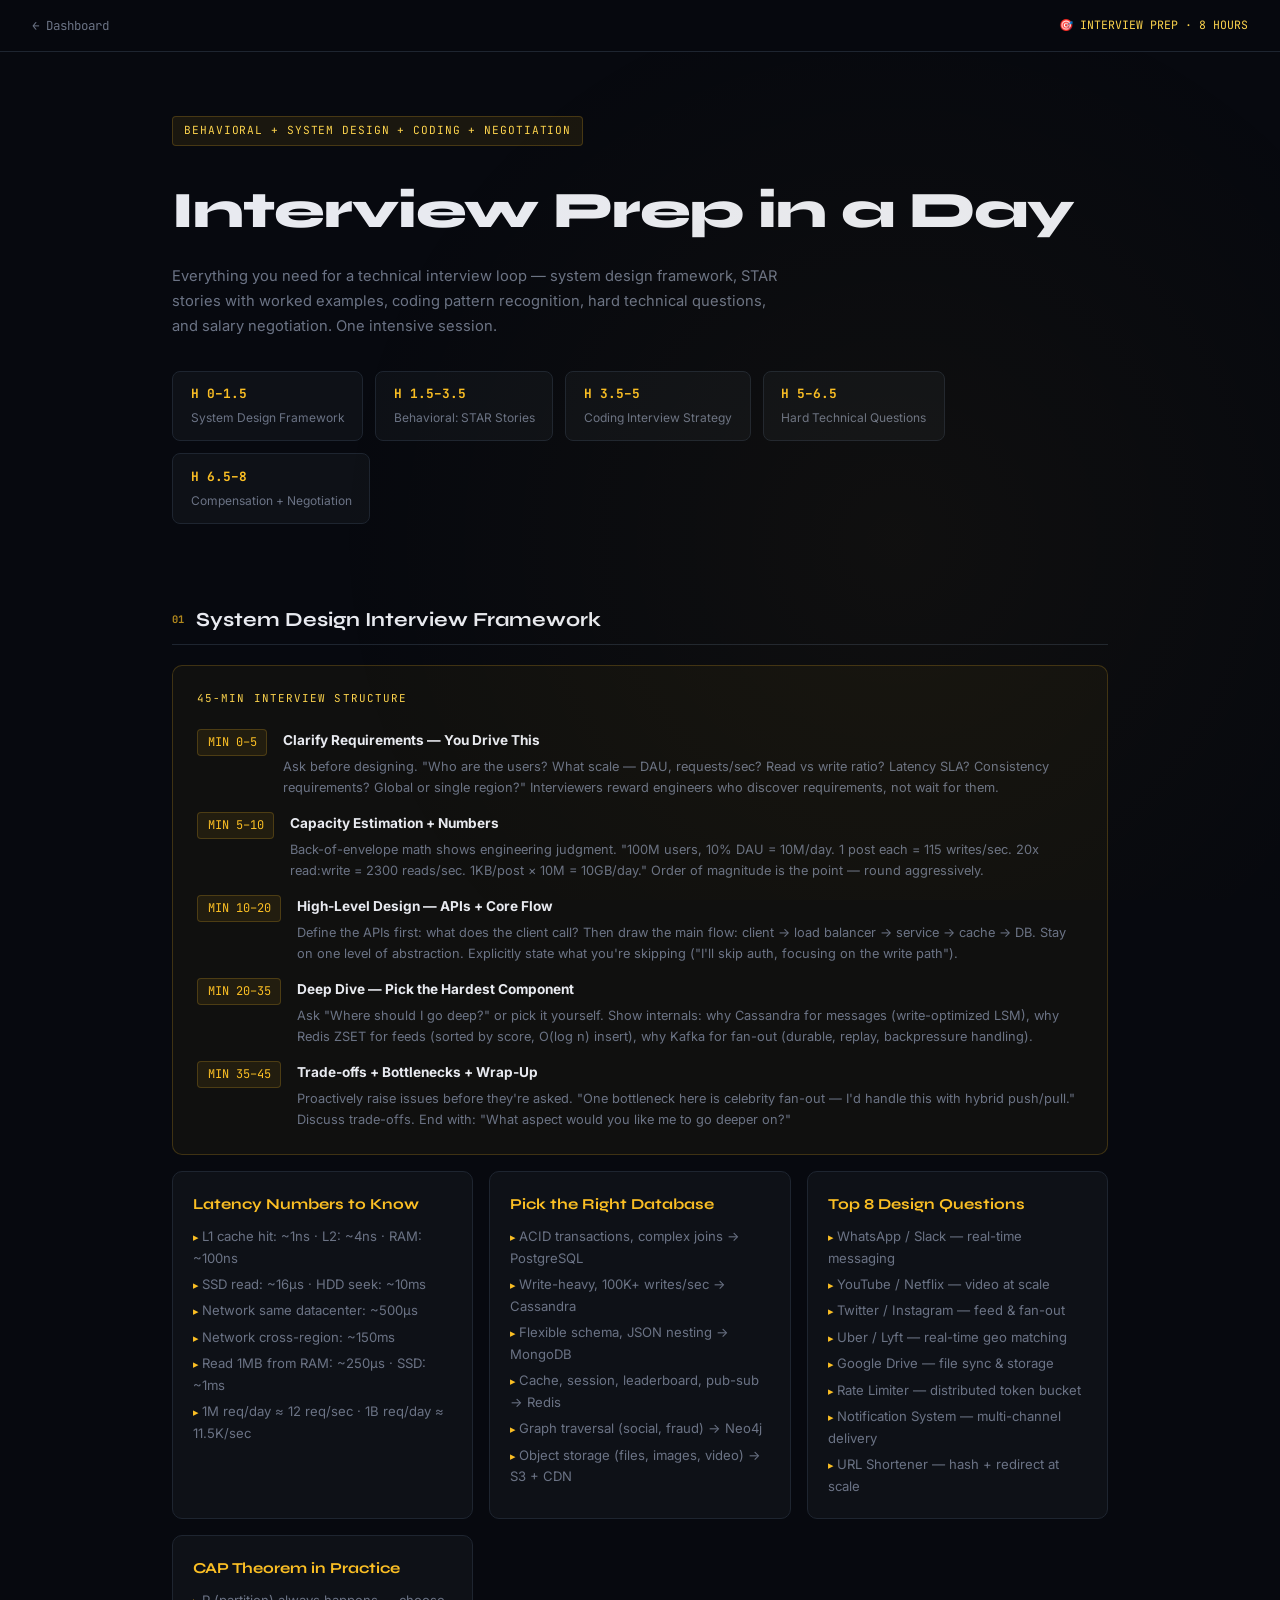
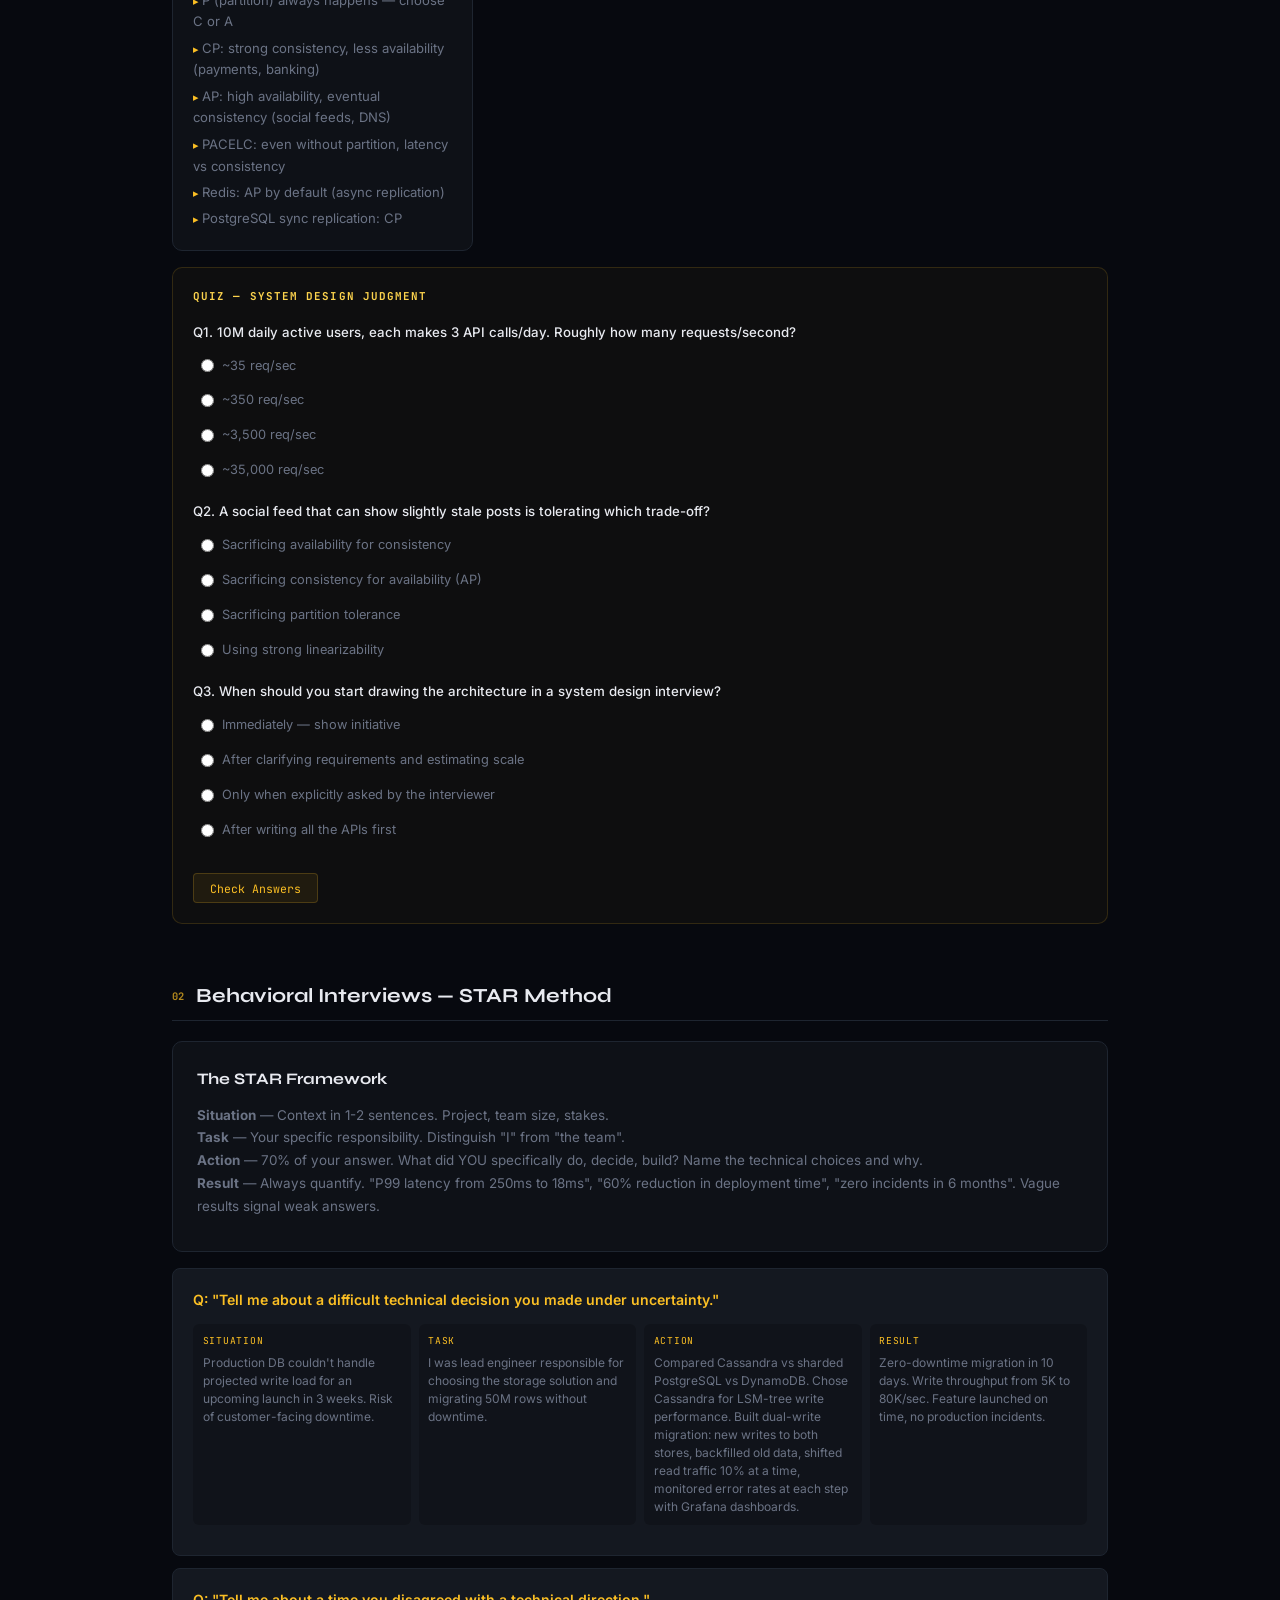
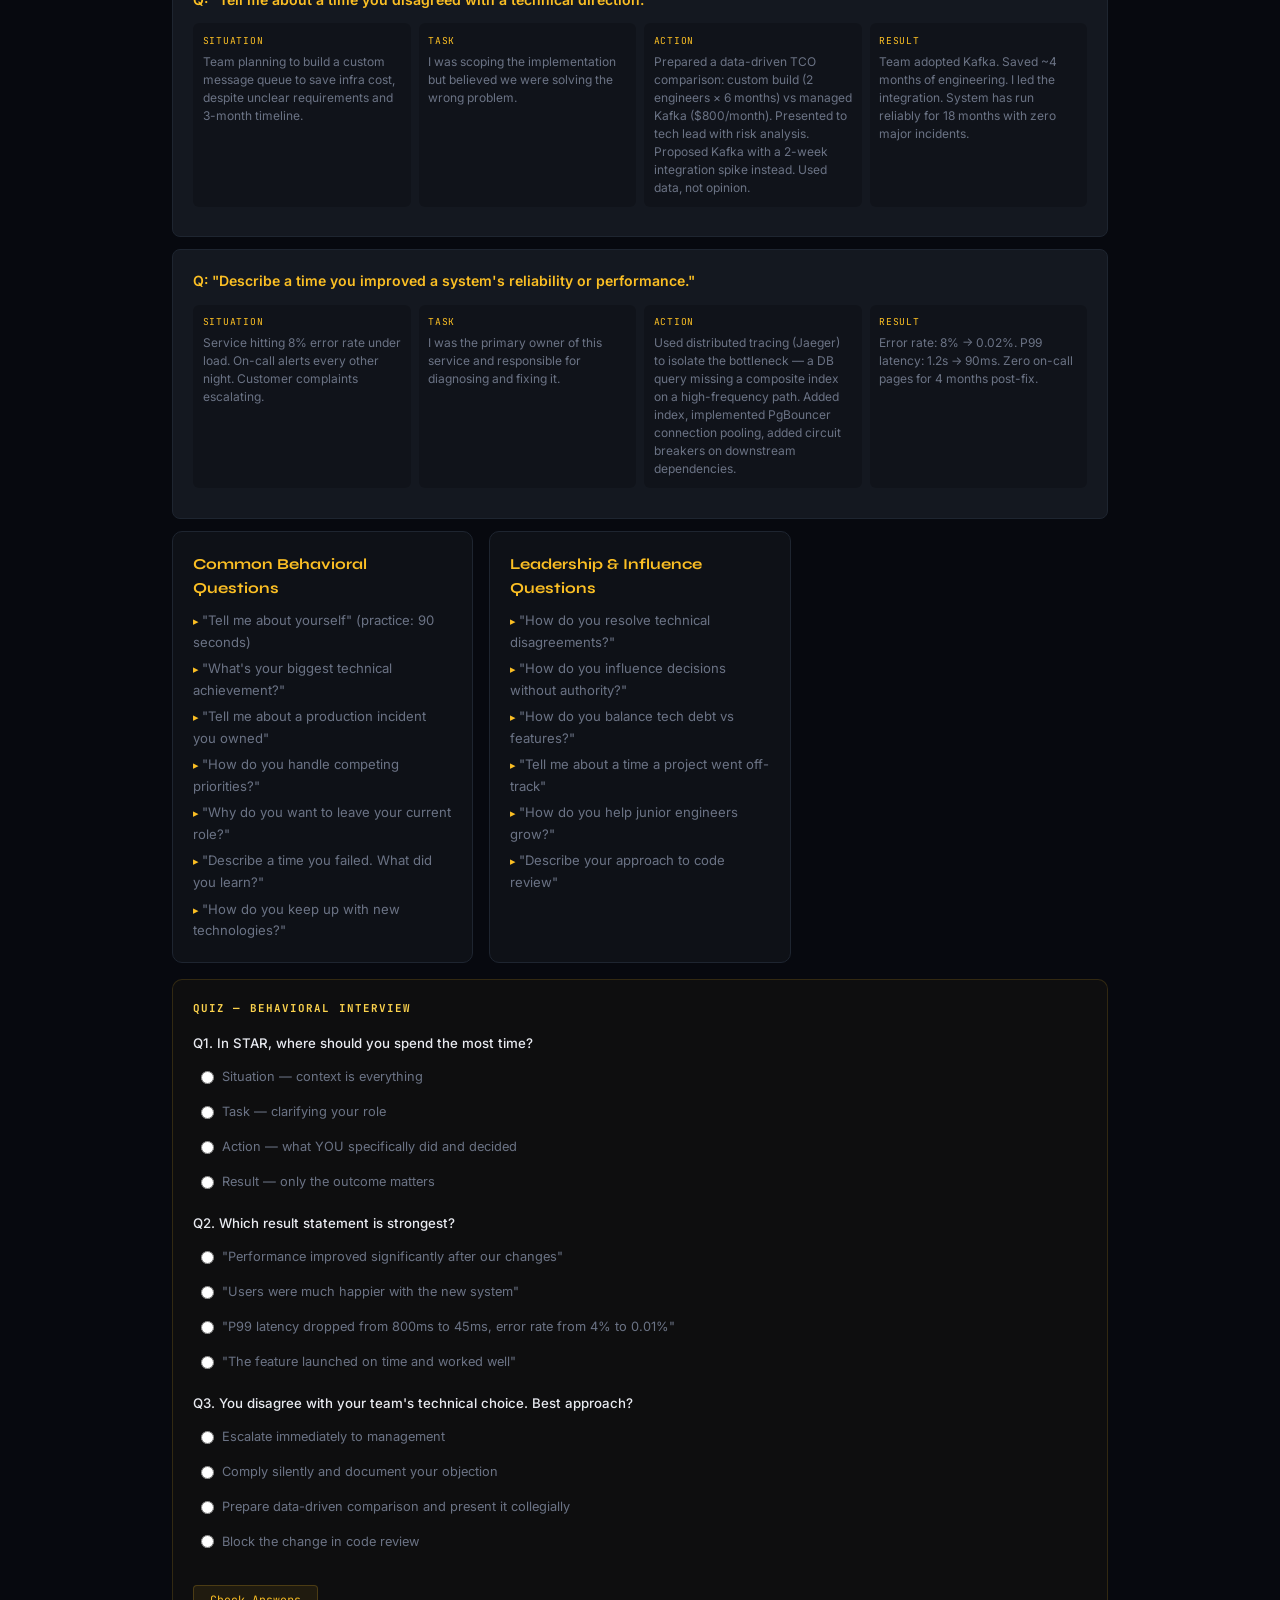
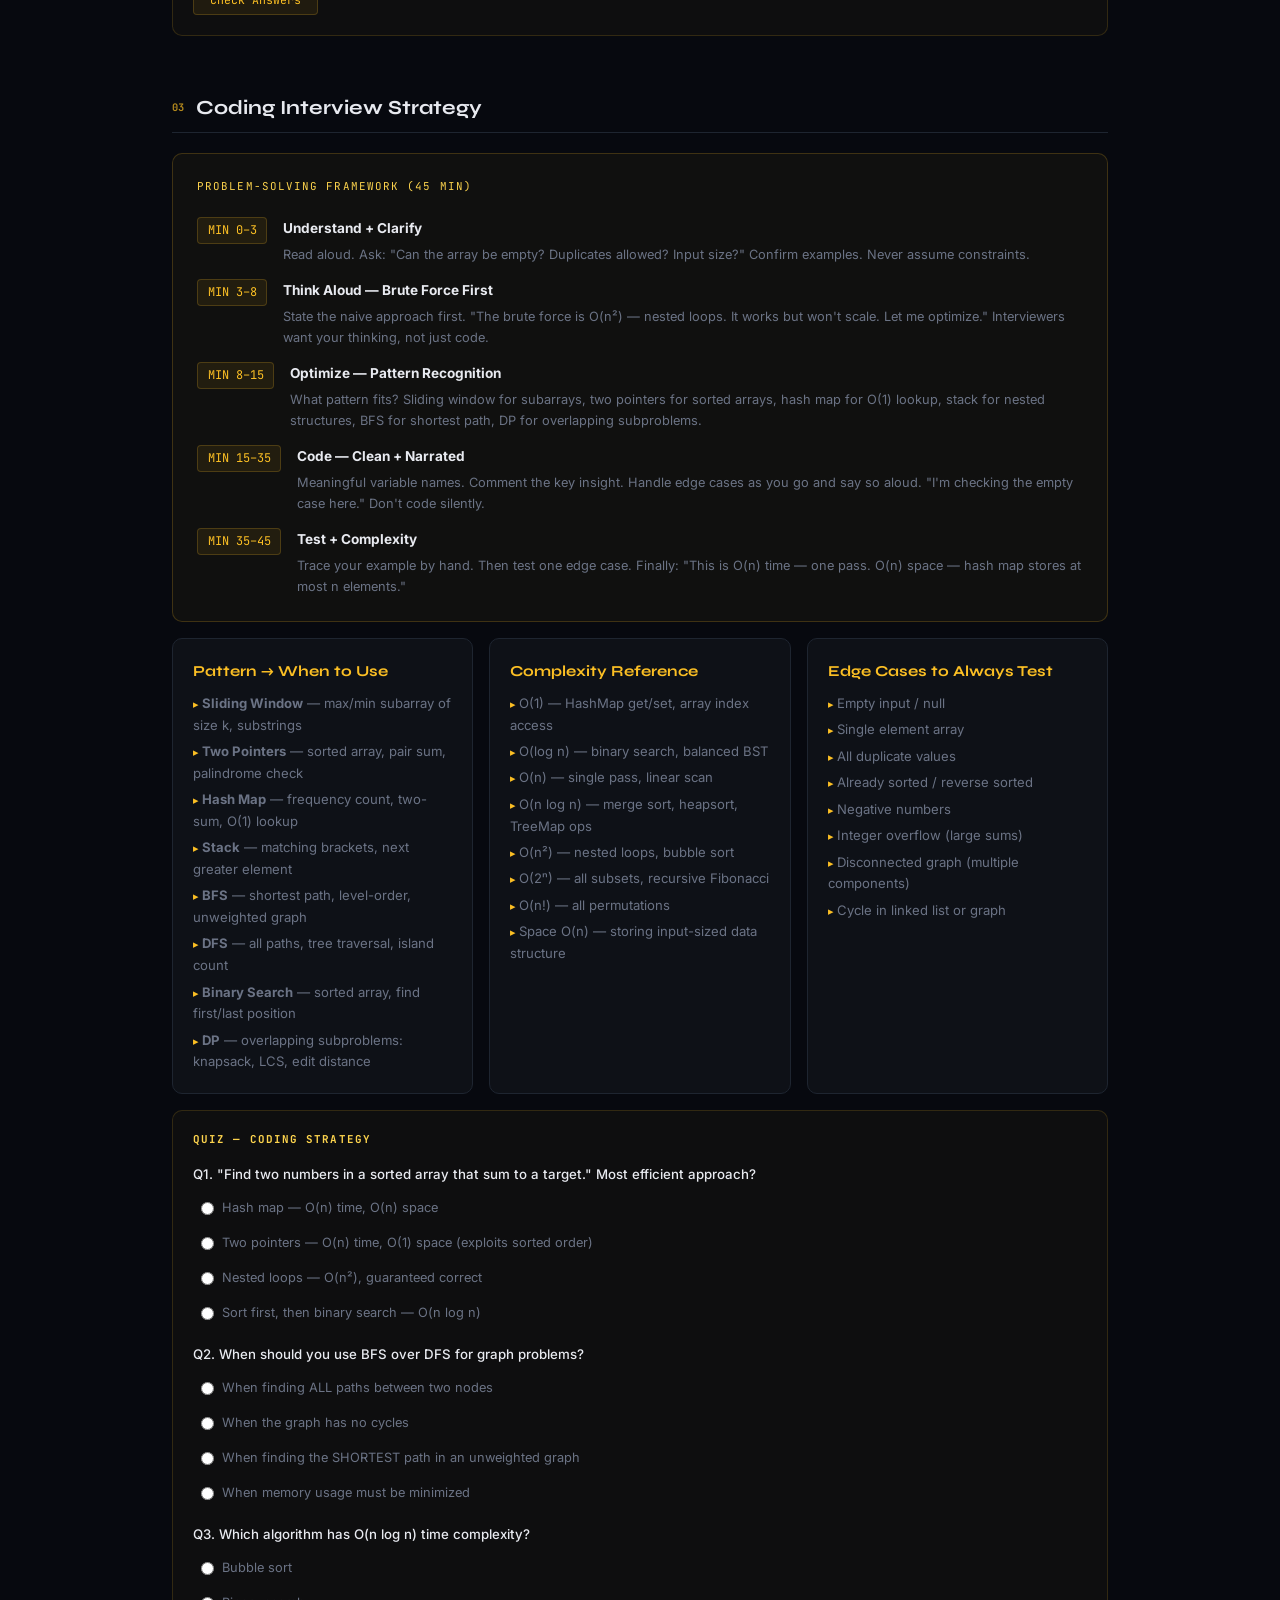
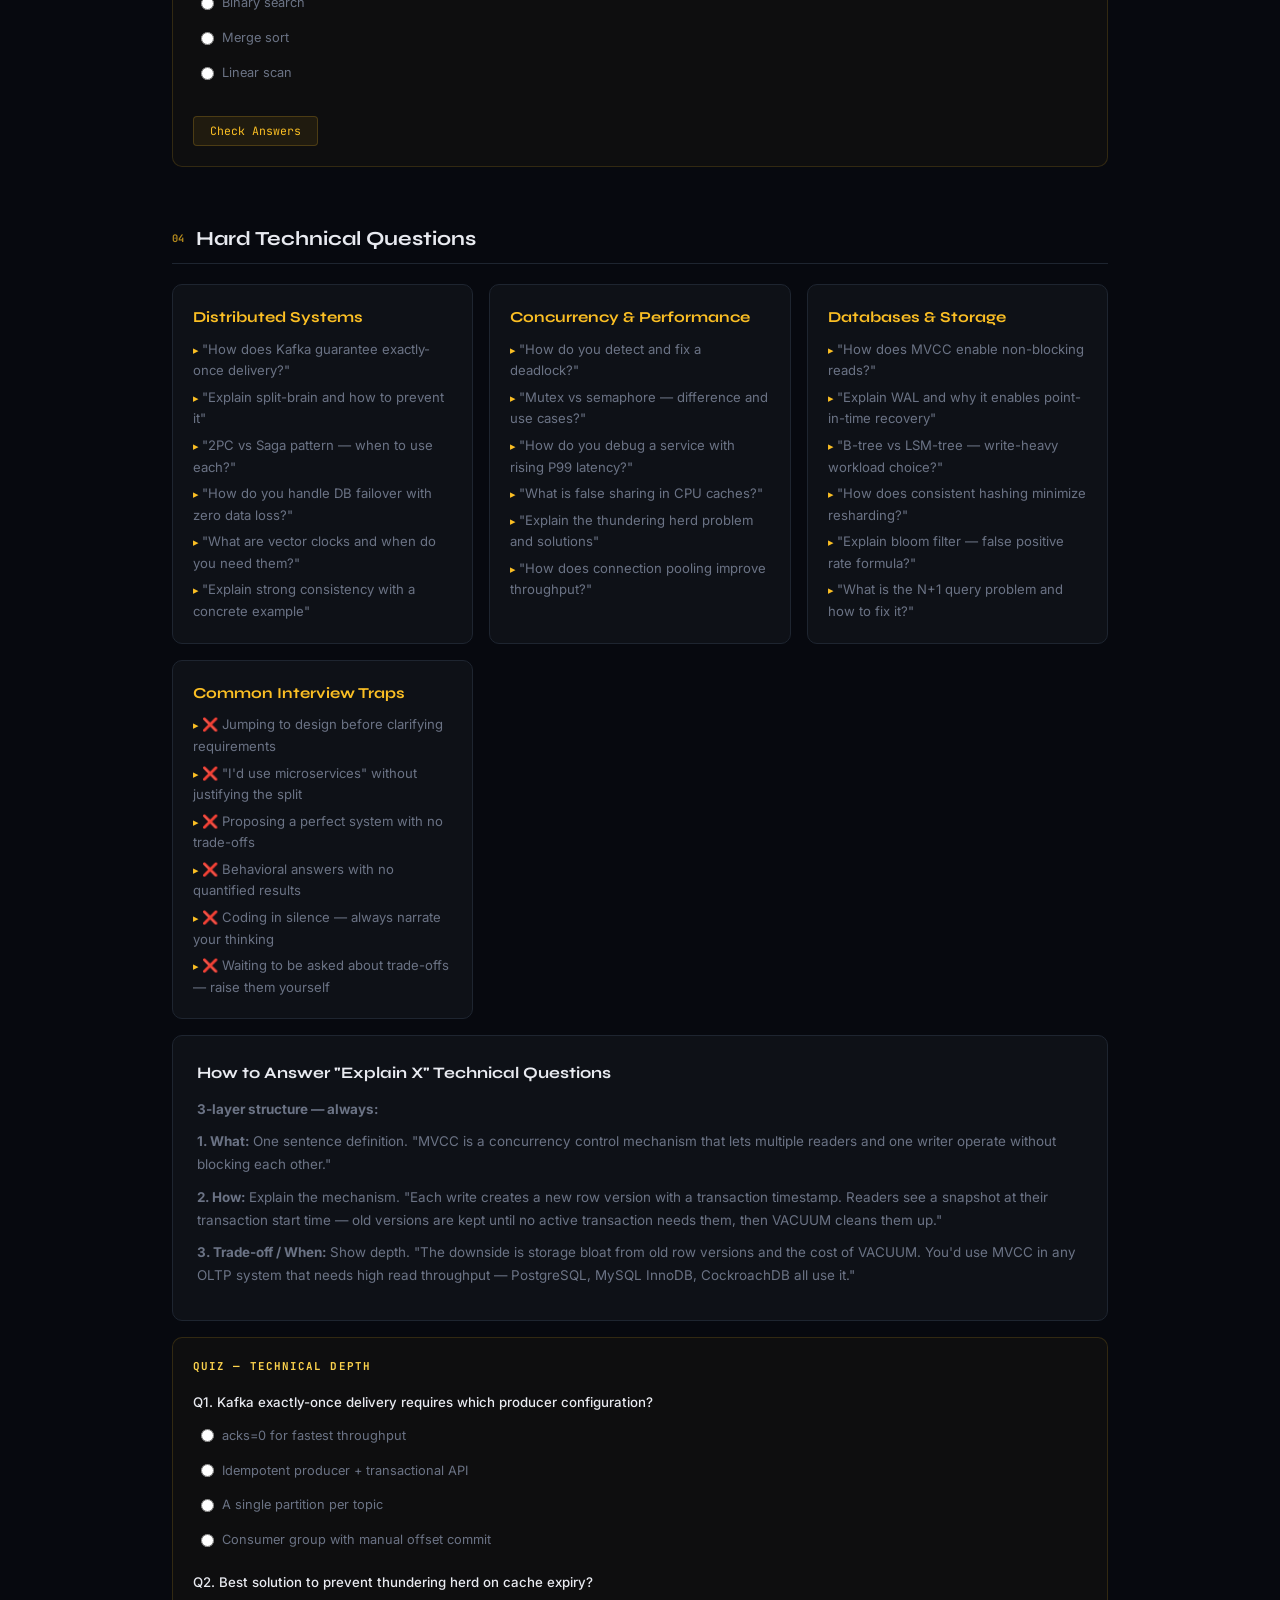
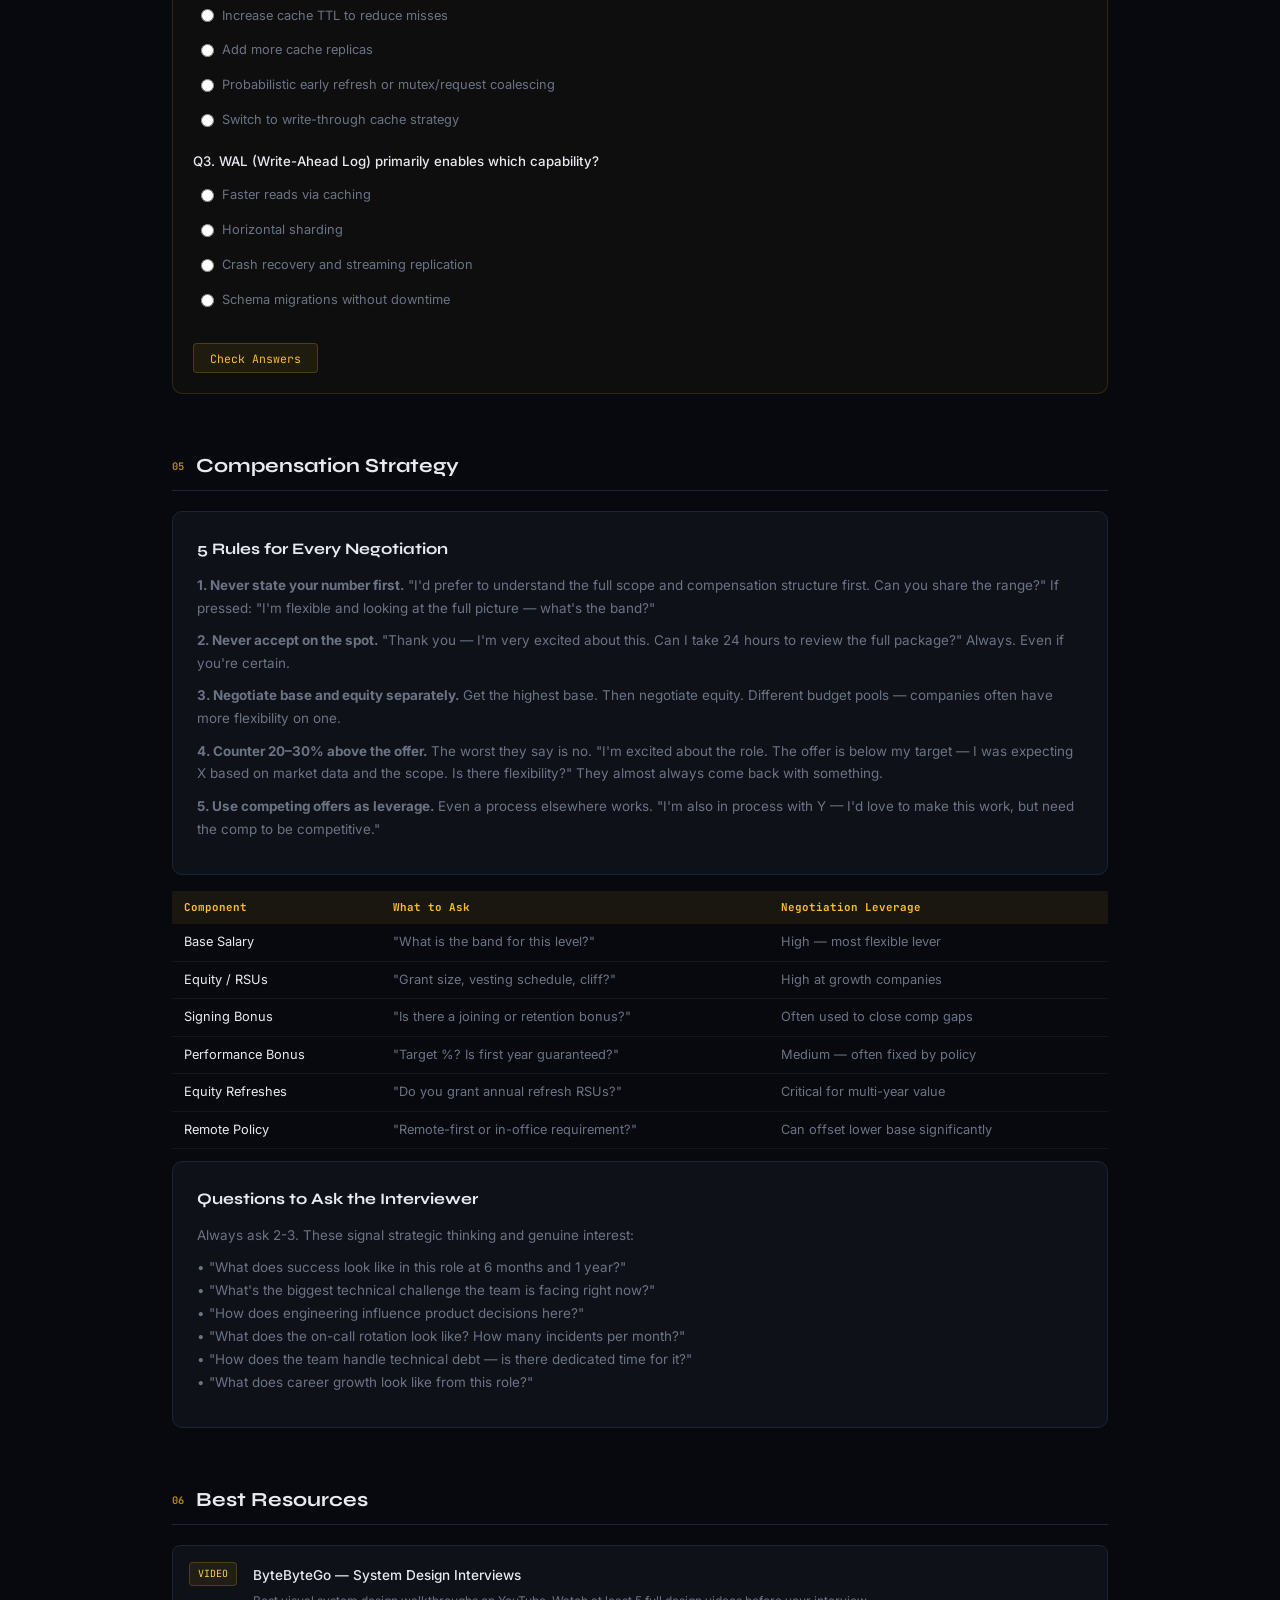
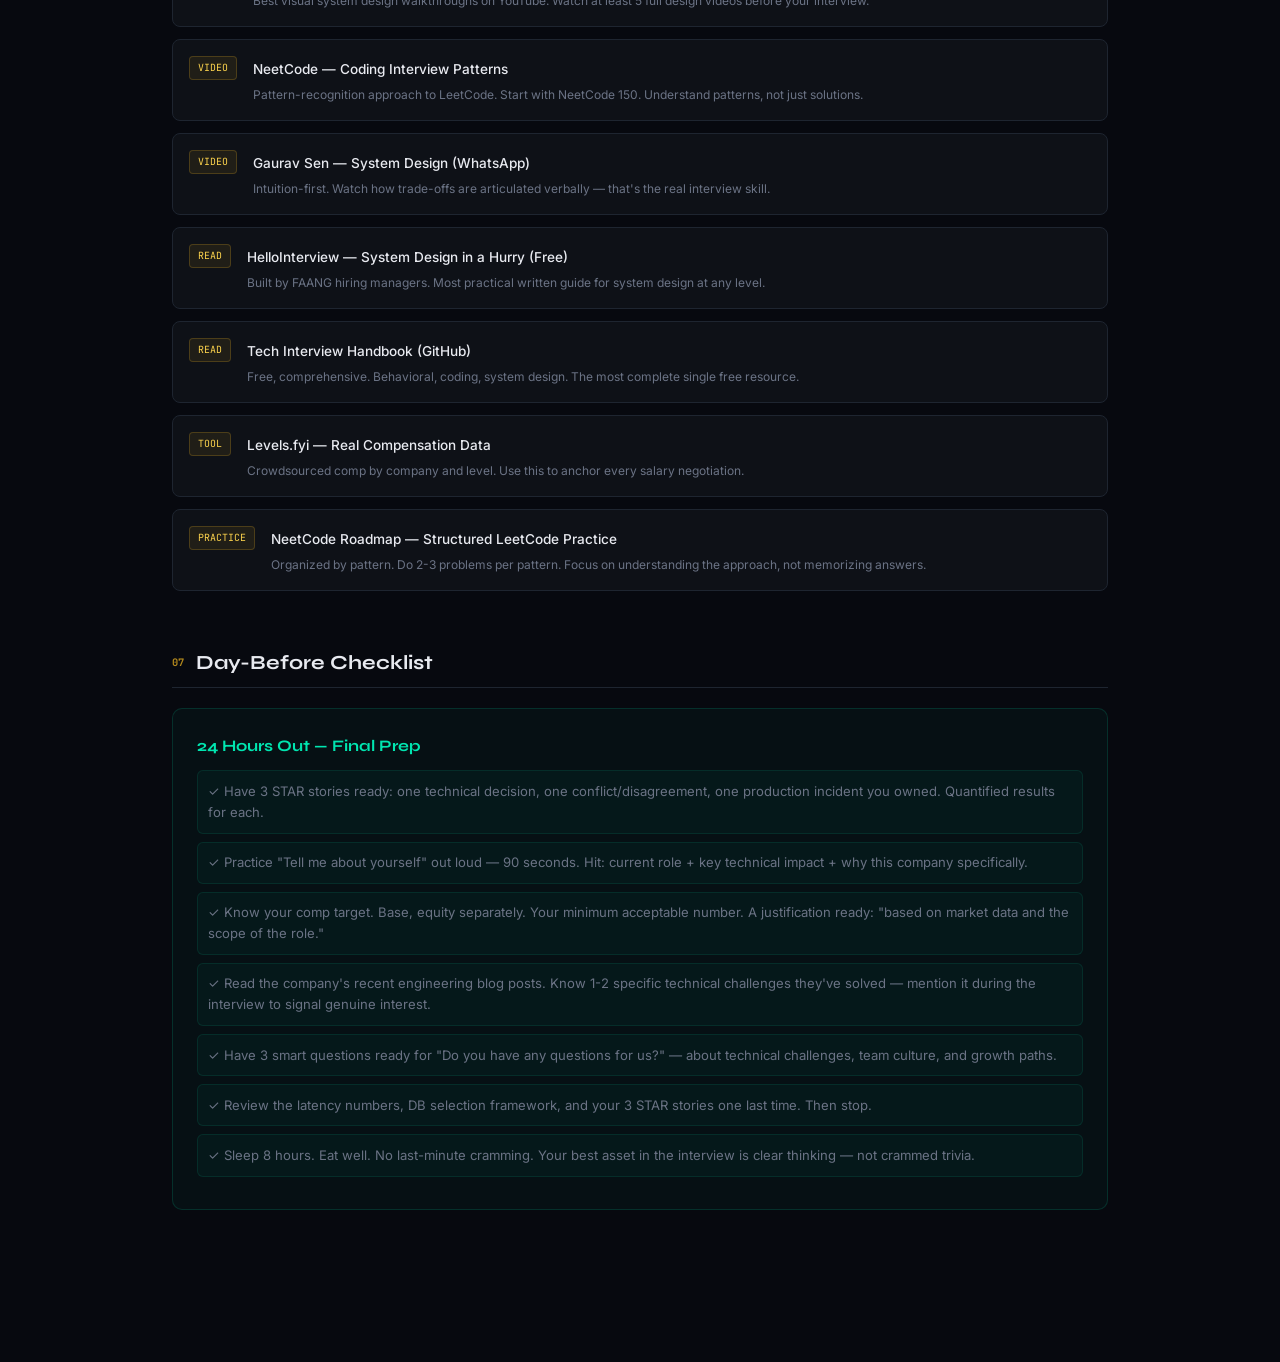
<file: interview-in-a-day.html>
<!DOCTYPE html>
<html lang="en">
<head>
<meta charset="UTF-8">
<meta name="viewport" content="width=device-width, initial-scale=1.0">
<title>Interview Prep in a Day</title>
<link rel="preconnect" href="https://fonts.googleapis.com">
<link href="https://fonts.googleapis.com/css2?family=Syne:wght@400;600;700;800&family=JetBrains+Mono:wght@400;500;700&family=Inter:wght@300;400;500&display=swap" rel="stylesheet">
<style>
  :root{--bg:#07090f;--surface:#0e1117;--s2:#141820;--border:#1e2530;--accent:#fbbf24;--a2:#fcd34d;--a3:#00e5b0;--a4:#ff5f40;--text:#e8eaf0;--muted:#6b7385;}
  *{margin:0;padding:0;box-sizing:border-box;}
  body{background:var(--bg);color:var(--text);font-family:'Inter',sans-serif;line-height:1.6;}
  body::before{content:'';position:fixed;inset:0;background:radial-gradient(circle at 70% 60%,rgba(251,191,36,0.04) 0%,transparent 55%);pointer-events:none;}
  nav{position:sticky;top:0;background:rgba(7,9,15,0.9);backdrop-filter:blur(20px);border-bottom:1px solid var(--border);padding:0 2rem;display:flex;align-items:center;justify-content:space-between;height:52px;z-index:100;}
  .back{font-family:'JetBrains Mono',monospace;font-size:.78rem;color:var(--muted);text-decoration:none;}
  .back:hover{color:var(--accent);}
  .hero{max-width:1000px;margin:0 auto;padding:4rem 2rem 2rem;}
  .tag-pill{display:inline-flex;background:rgba(251,191,36,0.08);border:1px solid rgba(251,191,36,0.2);color:var(--a2);font-family:'JetBrains Mono',monospace;font-size:.7rem;padding:.3rem .7rem;border-radius:4px;margin-bottom:1.5rem;letter-spacing:.08em;}
  h1{font-family:'Syne',sans-serif;font-size:clamp(2rem,5vw,3.2rem);font-weight:800;letter-spacing:-.02em;margin-bottom:.75rem;}
  .sub{color:var(--muted);font-size:.92rem;max-width:620px;margin-bottom:2rem;line-height:1.7;}
  .timeline{display:flex;gap:.75rem;flex-wrap:wrap;margin-bottom:3rem;}
  .tblock{background:var(--surface);border:1px solid var(--border);border-radius:8px;padding:.8rem 1.1rem;min-width:140px;}
  .tblock .time{font-family:'JetBrains Mono',monospace;font-size:.8rem;color:var(--accent);font-weight:700;}
  .tblock .topic{font-size:.75rem;color:var(--muted);margin-top:.2rem;}
  main{max-width:1000px;margin:0 auto;padding:0 2rem 6rem;}
  h2{font-family:'Syne',sans-serif;font-size:1.25rem;font-weight:700;margin-bottom:1.25rem;padding-bottom:.5rem;border-bottom:1px solid var(--border);display:flex;align-items:center;gap:.75rem;}
  h2 .sn{font-family:'JetBrains Mono',monospace;font-size:.65rem;color:var(--accent);opacity:.7;}
  .section{margin-bottom:3.5rem;}
  .cards{display:grid;grid-template-columns:repeat(auto-fill,minmax(280px,1fr));gap:1rem;margin-bottom:1rem;}
  .card{background:var(--surface);border:1px solid var(--border);border-radius:10px;padding:1.25rem;}
  .card h3{font-family:'Syne',sans-serif;font-size:.95rem;font-weight:700;margin-bottom:.6rem;color:var(--accent);}
  .card p,.card li{font-size:.82rem;color:var(--muted);line-height:1.65;}
  .card ul{list-style:none;display:flex;flex-direction:column;gap:.3rem;}
  .card ul li::before{content:'▸ ';color:var(--accent);font-size:.7rem;}
  .deep{background:var(--surface);border:1px solid var(--border);border-radius:10px;padding:1.5rem;margin-bottom:1rem;}
  .deep h3{font-family:'Syne',sans-serif;font-size:1rem;font-weight:700;margin-bottom:.75rem;}
  .deep p{font-size:.84rem;color:var(--muted);line-height:1.7;margin-bottom:.6rem;}
  .story-card{background:var(--s2);border-radius:8px;padding:1.25rem;margin-bottom:.75rem;border:1px solid var(--border);}
  .story-card .q{font-size:.88rem;color:var(--accent);font-weight:600;margin-bottom:.75rem;}
  .star-section{display:grid;grid-template-columns:repeat(4,1fr);gap:.5rem;margin-bottom:.6rem;}
  .star-box{background:rgba(0,0,0,0.2);border-radius:6px;padding:.6rem;}
  .star-box .label{font-family:'JetBrains Mono',monospace;font-size:.6rem;color:var(--accent);letter-spacing:.08em;margin-bottom:.3rem;text-transform:uppercase;}
  .star-box p{font-size:.75rem;color:var(--muted);line-height:1.5;}
  .sysdesign-framework{background:rgba(251,191,36,0.04);border:1px solid rgba(251,191,36,0.2);border-radius:10px;padding:1.5rem;margin-bottom:1rem;}
  .framework-steps{display:flex;flex-direction:column;gap:.75rem;}
  .step{display:flex;gap:1rem;align-items:flex-start;}
  .step-num{font-family:'JetBrains Mono',monospace;font-size:.75rem;color:var(--accent);background:rgba(251,191,36,0.08);border:1px solid rgba(251,191,36,0.2);border-radius:4px;padding:.2rem .6rem;white-space:nowrap;margin-top:.1rem;}
  .step-content{flex:1;}
  .step-content strong{font-size:.85rem;color:var(--text);}
  .step-content p{font-size:.8rem;color:var(--muted);margin-top:.2rem;line-height:1.65;}
  .resources{display:flex;flex-direction:column;gap:.75rem;}
  .res{display:flex;gap:1rem;background:var(--surface);border:1px solid var(--border);border-radius:8px;padding:1rem;align-items:flex-start;}
  .rt{font-family:'JetBrains Mono',monospace;font-size:.62rem;padding:.2rem .5rem;border-radius:4px;background:rgba(251,191,36,0.08);color:var(--a2);border:1px solid rgba(251,191,36,0.2);white-space:nowrap;}
  .rc a{font-size:.85rem;color:var(--text);text-decoration:none;font-weight:500;}
  .rc a:hover{color:var(--accent);}
  .rc p{font-size:.75rem;color:var(--muted);margin-top:.2rem;}
  .traps{display:flex;flex-direction:column;gap:.6rem;}
  .trap{background:rgba(0,0,0,0.2);border-radius:6px;padding:.85rem;}
  .trap .t{font-size:.82rem;color:var(--a4);margin-bottom:.4rem;font-weight:600;}
  .trap .fix{font-size:.78rem;color:var(--muted);line-height:1.6;}
  .comp-table{width:100%;border-collapse:collapse;margin:.75rem 0;}
  .comp-table th{background:rgba(251,191,36,0.08);color:var(--accent);font-family:'JetBrains Mono',monospace;font-size:.68rem;padding:.5rem .75rem;text-align:left;}
  .comp-table td{font-size:.8rem;color:var(--muted);padding:.5rem .75rem;border-bottom:1px solid rgba(30,37,48,0.5);}
  .comp-table td:first-child{color:var(--text);}
  .quiz-block{background:rgba(251,191,36,0.03);border:1px solid rgba(251,191,36,0.15);border-radius:10px;padding:1.25rem;margin-top:1rem;}
  .quiz-block h4{font-family:'JetBrains Mono',monospace;font-size:.68rem;color:var(--a2);letter-spacing:.1em;text-transform:uppercase;margin-bottom:1rem;}
  .quiz-q{margin-bottom:1rem;}
  .quiz-q p{font-size:.83rem;color:var(--text);margin-bottom:.5rem;font-weight:500;}
  .quiz-options{display:flex;flex-direction:column;gap:.3rem;}
  .quiz-options label{display:flex;align-items:center;gap:.5rem;font-size:.8rem;color:var(--muted);cursor:pointer;padding:.3rem .5rem;border-radius:4px;}
  .quiz-options input[type=radio]{accent-color:var(--accent);}
  .quiz-btn{margin-top:.75rem;font-family:'JetBrains Mono',monospace;font-size:.72rem;color:var(--accent);background:rgba(251,191,36,0.08);border:1px solid rgba(251,191,36,0.2);padding:.4rem 1rem;border-radius:4px;cursor:pointer;}
  .quiz-result{margin-top:.75rem;font-size:.8rem;padding:.5rem .75rem;border-radius:4px;display:none;}
  .quiz-result.show{display:block;}
  .quiz-result.correct{background:rgba(0,229,176,0.08);color:var(--a3);border:1px solid rgba(0,229,176,0.2);}
  .quiz-result.wrong{background:rgba(255,95,64,0.08);color:var(--a4);border:1px solid rgba(255,95,64,0.2);}
  .checklist-item{display:flex;align-items:flex-start;gap:.6rem;padding:.6rem;background:rgba(0,229,176,0.04);border:1px solid rgba(0,229,176,0.1);border-radius:6px;margin-bottom:.5rem;}
  .checklist-item span{font-size:.82rem;color:var(--muted);line-height:1.6;}
  @media(max-width:600px){.star-section{grid-template-columns:1fr 1fr;}.timeline{flex-direction:column;}}
</style>
</head>
<body>
<nav>
  <a href="index.html" class="back">← Dashboard</a>
  <span style="font-family:'JetBrains Mono',monospace;font-size:.72rem;color:var(--a2);">🎯 INTERVIEW PREP · 8 HOURS</span>
</nav>

<div class="hero">
  <div class="tag-pill">BEHAVIORAL + SYSTEM DESIGN + CODING + NEGOTIATION</div>
  <h1>Interview Prep in a Day</h1>
  <p class="sub">Everything you need for a technical interview loop — system design framework, STAR stories with worked examples, coding pattern recognition, hard technical questions, and salary negotiation. One intensive session.</p>
  <div class="timeline">
    <div class="tblock"><div class="time">H 0–1.5</div><div class="topic">System Design Framework</div></div>
    <div class="tblock"><div class="time">H 1.5–3.5</div><div class="topic">Behavioral: STAR Stories</div></div>
    <div class="tblock"><div class="time">H 3.5–5</div><div class="topic">Coding Interview Strategy</div></div>
    <div class="tblock"><div class="time">H 5–6.5</div><div class="topic">Hard Technical Questions</div></div>
    <div class="tblock"><div class="time">H 6.5–8</div><div class="topic">Compensation + Negotiation</div></div>
  </div>
</div>

<main>

<div class="section">
  <h2><span class="sn">01</span>System Design Interview Framework</h2>
  <div class="sysdesign-framework">
    <div style="font-family:'JetBrains Mono',monospace;font-size:.68rem;color:var(--a2);letter-spacing:.1em;margin-bottom:1.25rem;">45-MIN INTERVIEW STRUCTURE</div>
    <div class="framework-steps">
      <div class="step"><span class="step-num">MIN 0–5</span><div class="step-content"><strong>Clarify Requirements — You Drive This</strong><p>Ask before designing. "Who are the users? What scale — DAU, requests/sec? Read vs write ratio? Latency SLA? Consistency requirements? Global or single region?" Interviewers reward engineers who discover requirements, not wait for them.</p></div></div>
      <div class="step"><span class="step-num">MIN 5–10</span><div class="step-content"><strong>Capacity Estimation + Numbers</strong><p>Back-of-envelope math shows engineering judgment. "100M users, 10% DAU = 10M/day. 1 post each = 115 writes/sec. 20x read:write = 2300 reads/sec. 1KB/post × 10M = 10GB/day." Order of magnitude is the point — round aggressively.</p></div></div>
      <div class="step"><span class="step-num">MIN 10–20</span><div class="step-content"><strong>High-Level Design — APIs + Core Flow</strong><p>Define the APIs first: what does the client call? Then draw the main flow: client → load balancer → service → cache → DB. Stay on one level of abstraction. Explicitly state what you're skipping ("I'll skip auth, focusing on the write path").</p></div></div>
      <div class="step"><span class="step-num">MIN 20–35</span><div class="step-content"><strong>Deep Dive — Pick the Hardest Component</strong><p>Ask "Where should I go deep?" or pick it yourself. Show internals: why Cassandra for messages (write-optimized LSM), why Redis ZSET for feeds (sorted by score, O(log n) insert), why Kafka for fan-out (durable, replay, backpressure handling).</p></div></div>
      <div class="step"><span class="step-num">MIN 35–45</span><div class="step-content"><strong>Trade-offs + Bottlenecks + Wrap-Up</strong><p>Proactively raise issues before they're asked. "One bottleneck here is celebrity fan-out — I'd handle this with hybrid push/pull." Discuss trade-offs. End with: "What aspect would you like me to go deeper on?"</p></div></div>
    </div>
  </div>
  <div class="cards">
    <div class="card"><h3>Latency Numbers to Know</h3><ul><li>L1 cache hit: ~1ns · L2: ~4ns · RAM: ~100ns</li><li>SSD read: ~16μs · HDD seek: ~10ms</li><li>Network same datacenter: ~500μs</li><li>Network cross-region: ~150ms</li><li>Read 1MB from RAM: ~250μs · SSD: ~1ms</li><li>1M req/day ≈ 12 req/sec · 1B req/day ≈ 11.5K/sec</li></ul></div>
    <div class="card"><h3>Pick the Right Database</h3><ul><li>ACID transactions, complex joins → PostgreSQL</li><li>Write-heavy, 100K+ writes/sec → Cassandra</li><li>Flexible schema, JSON nesting → MongoDB</li><li>Cache, session, leaderboard, pub-sub → Redis</li><li>Graph traversal (social, fraud) → Neo4j</li><li>Object storage (files, images, video) → S3 + CDN</li></ul></div>
    <div class="card"><h3>Top 8 Design Questions</h3><ul><li>WhatsApp / Slack — real-time messaging</li><li>YouTube / Netflix — video at scale</li><li>Twitter / Instagram — feed & fan-out</li><li>Uber / Lyft — real-time geo matching</li><li>Google Drive — file sync & storage</li><li>Rate Limiter — distributed token bucket</li><li>Notification System — multi-channel delivery</li><li>URL Shortener — hash + redirect at scale</li></ul></div>
    <div class="card"><h3>CAP Theorem in Practice</h3><ul><li>P (partition) always happens — choose C or A</li><li>CP: strong consistency, less availability (payments, banking)</li><li>AP: high availability, eventual consistency (social feeds, DNS)</li><li>PACELC: even without partition, latency vs consistency</li><li>Redis: AP by default (async replication)</li><li>PostgreSQL sync replication: CP</li></ul></div>
  </div>
  <div class="quiz-block">
    <h4>Quiz — System Design Judgment</h4>
    <div class="quiz-q"><p>Q1. 10M daily active users, each makes 3 API calls/day. Roughly how many requests/second?</p><div class="quiz-options"><label><input type="radio" name="q1" value="a"> ~35 req/sec</label><label><input type="radio" name="q1" value="b"> ~350 req/sec</label><label><input type="radio" name="q1" value="c"> ~3,500 req/sec</label><label><input type="radio" name="q1" value="d"> ~35,000 req/sec</label></div></div>
    <div class="quiz-q"><p>Q2. A social feed that can show slightly stale posts is tolerating which trade-off?</p><div class="quiz-options"><label><input type="radio" name="q2" value="a"> Sacrificing availability for consistency</label><label><input type="radio" name="q2" value="b"> Sacrificing consistency for availability (AP)</label><label><input type="radio" name="q2" value="c"> Sacrificing partition tolerance</label><label><input type="radio" name="q2" value="d"> Using strong linearizability</label></div></div>
    <div class="quiz-q"><p>Q3. When should you start drawing the architecture in a system design interview?</p><div class="quiz-options"><label><input type="radio" name="q3" value="a"> Immediately — show initiative</label><label><input type="radio" name="q3" value="b"> After clarifying requirements and estimating scale</label><label><input type="radio" name="q3" value="c"> Only when explicitly asked by the interviewer</label><label><input type="radio" name="q3" value="d"> After writing all the APIs first</label></div></div>
    <button class="quiz-btn" onclick="checkQuiz(['b','b','b'],['q1','q2','q3'],'quiz-res-1')">Check Answers</button>
    <div class="quiz-result" id="quiz-res-1"></div>
  </div>
</div>

<div class="section">
  <h2><span class="sn">02</span>Behavioral Interviews — STAR Method</h2>
  <div class="deep">
    <h3>The STAR Framework</h3>
    <p><strong>Situation</strong> — Context in 1-2 sentences. Project, team size, stakes.<br><strong>Task</strong> — Your specific responsibility. Distinguish "I" from "the team".<br><strong>Action</strong> — 70% of your answer. What did YOU specifically do, decide, build? Name the technical choices and why.<br><strong>Result</strong> — Always quantify. "P99 latency from 250ms to 18ms", "60% reduction in deployment time", "zero incidents in 6 months". Vague results signal weak answers.</p>
  </div>
  <div class="story-card">
    <div class="q">Q: "Tell me about a difficult technical decision you made under uncertainty."</div>
    <div class="star-section">
      <div class="star-box"><div class="label">Situation</div><p>Production DB couldn't handle projected write load for an upcoming launch in 3 weeks. Risk of customer-facing downtime.</p></div>
      <div class="star-box"><div class="label">Task</div><p>I was lead engineer responsible for choosing the storage solution and migrating 50M rows without downtime.</p></div>
      <div class="star-box"><div class="label">Action</div><p>Compared Cassandra vs sharded PostgreSQL vs DynamoDB. Chose Cassandra for LSM-tree write performance. Built dual-write migration: new writes to both stores, backfilled old data, shifted read traffic 10% at a time, monitored error rates at each step with Grafana dashboards.</p></div>
      <div class="star-box"><div class="label">Result</div><p>Zero-downtime migration in 10 days. Write throughput from 5K to 80K/sec. Feature launched on time, no production incidents.</p></div>
    </div>
  </div>
  <div class="story-card">
    <div class="q">Q: "Tell me about a time you disagreed with a technical direction."</div>
    <div class="star-section">
      <div class="star-box"><div class="label">Situation</div><p>Team planning to build a custom message queue to save infra cost, despite unclear requirements and 3-month timeline.</p></div>
      <div class="star-box"><div class="label">Task</div><p>I was scoping the implementation but believed we were solving the wrong problem.</p></div>
      <div class="star-box"><div class="label">Action</div><p>Prepared a data-driven TCO comparison: custom build (2 engineers × 6 months) vs managed Kafka ($800/month). Presented to tech lead with risk analysis. Proposed Kafka with a 2-week integration spike instead. Used data, not opinion.</p></div>
      <div class="star-box"><div class="label">Result</div><p>Team adopted Kafka. Saved ~4 months of engineering. I led the integration. System has run reliably for 18 months with zero major incidents.</p></div>
    </div>
  </div>
  <div class="story-card">
    <div class="q">Q: "Describe a time you improved a system's reliability or performance."</div>
    <div class="star-section">
      <div class="star-box"><div class="label">Situation</div><p>Service hitting 8% error rate under load. On-call alerts every other night. Customer complaints escalating.</p></div>
      <div class="star-box"><div class="label">Task</div><p>I was the primary owner of this service and responsible for diagnosing and fixing it.</p></div>
      <div class="star-box"><div class="label">Action</div><p>Used distributed tracing (Jaeger) to isolate the bottleneck — a DB query missing a composite index on a high-frequency path. Added index, implemented PgBouncer connection pooling, added circuit breakers on downstream dependencies.</p></div>
      <div class="star-box"><div class="label">Result</div><p>Error rate: 8% → 0.02%. P99 latency: 1.2s → 90ms. Zero on-call pages for 4 months post-fix.</p></div>
    </div>
  </div>
  <div class="cards">
    <div class="card"><h3>Common Behavioral Questions</h3><ul><li>"Tell me about yourself" (practice: 90 seconds)</li><li>"What's your biggest technical achievement?"</li><li>"Tell me about a production incident you owned"</li><li>"How do you handle competing priorities?"</li><li>"Why do you want to leave your current role?"</li><li>"Describe a time you failed. What did you learn?"</li><li>"How do you keep up with new technologies?"</li></ul></div>
    <div class="card"><h3>Leadership & Influence Questions</h3><ul><li>"How do you resolve technical disagreements?"</li><li>"How do you influence decisions without authority?"</li><li>"How do you balance tech debt vs features?"</li><li>"Tell me about a time a project went off-track"</li><li>"How do you help junior engineers grow?"</li><li>"Describe your approach to code review"</li></ul></div>
  </div>
  <div class="quiz-block">
    <h4>Quiz — Behavioral Interview</h4>
    <div class="quiz-q"><p>Q1. In STAR, where should you spend the most time?</p><div class="quiz-options"><label><input type="radio" name="qb1" value="a"> Situation — context is everything</label><label><input type="radio" name="qb1" value="b"> Task — clarifying your role</label><label><input type="radio" name="qb1" value="c"> Action — what YOU specifically did and decided</label><label><input type="radio" name="qb1" value="d"> Result — only the outcome matters</label></div></div>
    <div class="quiz-q"><p>Q2. Which result statement is strongest?</p><div class="quiz-options"><label><input type="radio" name="qb2" value="a"> "Performance improved significantly after our changes"</label><label><input type="radio" name="qb2" value="b"> "Users were much happier with the new system"</label><label><input type="radio" name="qb2" value="c"> "P99 latency dropped from 800ms to 45ms, error rate from 4% to 0.01%"</label><label><input type="radio" name="qb2" value="d"> "The feature launched on time and worked well"</label></div></div>
    <div class="quiz-q"><p>Q3. You disagree with your team's technical choice. Best approach?</p><div class="quiz-options"><label><input type="radio" name="qb3" value="a"> Escalate immediately to management</label><label><input type="radio" name="qb3" value="b"> Comply silently and document your objection</label><label><input type="radio" name="qb3" value="c"> Prepare data-driven comparison and present it collegially</label><label><input type="radio" name="qb3" value="d"> Block the change in code review</label></div></div>
    <button class="quiz-btn" onclick="checkQuiz(['c','c','c'],['qb1','qb2','qb3'],'quiz-res-2')">Check Answers</button>
    <div class="quiz-result" id="quiz-res-2"></div>
  </div>
</div>

<div class="section">
  <h2><span class="sn">03</span>Coding Interview Strategy</h2>
  <div class="sysdesign-framework">
    <div style="font-family:'JetBrains Mono',monospace;font-size:.68rem;color:var(--a2);letter-spacing:.1em;margin-bottom:1.25rem;">PROBLEM-SOLVING FRAMEWORK (45 MIN)</div>
    <div class="framework-steps">
      <div class="step"><span class="step-num">MIN 0–3</span><div class="step-content"><strong>Understand + Clarify</strong><p>Read aloud. Ask: "Can the array be empty? Duplicates allowed? Input size?" Confirm examples. Never assume constraints.</p></div></div>
      <div class="step"><span class="step-num">MIN 3–8</span><div class="step-content"><strong>Think Aloud — Brute Force First</strong><p>State the naive approach first. "The brute force is O(n²) — nested loops. It works but won't scale. Let me optimize." Interviewers want your thinking, not just code.</p></div></div>
      <div class="step"><span class="step-num">MIN 8–15</span><div class="step-content"><strong>Optimize — Pattern Recognition</strong><p>What pattern fits? Sliding window for subarrays, two pointers for sorted arrays, hash map for O(1) lookup, stack for nested structures, BFS for shortest path, DP for overlapping subproblems.</p></div></div>
      <div class="step"><span class="step-num">MIN 15–35</span><div class="step-content"><strong>Code — Clean + Narrated</strong><p>Meaningful variable names. Comment the key insight. Handle edge cases as you go and say so aloud. "I'm checking the empty case here." Don't code silently.</p></div></div>
      <div class="step"><span class="step-num">MIN 35–45</span><div class="step-content"><strong>Test + Complexity</strong><p>Trace your example by hand. Then test one edge case. Finally: "This is O(n) time — one pass. O(n) space — hash map stores at most n elements."</p></div></div>
    </div>
  </div>
  <div class="cards">
    <div class="card"><h3>Pattern → When to Use</h3><ul><li><strong>Sliding Window</strong> — max/min subarray of size k, substrings</li><li><strong>Two Pointers</strong> — sorted array, pair sum, palindrome check</li><li><strong>Hash Map</strong> — frequency count, two-sum, O(1) lookup</li><li><strong>Stack</strong> — matching brackets, next greater element</li><li><strong>BFS</strong> — shortest path, level-order, unweighted graph</li><li><strong>DFS</strong> — all paths, tree traversal, island count</li><li><strong>Binary Search</strong> — sorted array, find first/last position</li><li><strong>DP</strong> — overlapping subproblems: knapsack, LCS, edit distance</li></ul></div>
    <div class="card"><h3>Complexity Reference</h3><ul><li>O(1) — HashMap get/set, array index access</li><li>O(log n) — binary search, balanced BST</li><li>O(n) — single pass, linear scan</li><li>O(n log n) — merge sort, heapsort, TreeMap ops</li><li>O(n²) — nested loops, bubble sort</li><li>O(2ⁿ) — all subsets, recursive Fibonacci</li><li>O(n!) — all permutations</li><li>Space O(n) — storing input-sized data structure</li></ul></div>
    <div class="card"><h3>Edge Cases to Always Test</h3><ul><li>Empty input / null</li><li>Single element array</li><li>All duplicate values</li><li>Already sorted / reverse sorted</li><li>Negative numbers</li><li>Integer overflow (large sums)</li><li>Disconnected graph (multiple components)</li><li>Cycle in linked list or graph</li></ul></div>
  </div>
  <div class="quiz-block">
    <h4>Quiz — Coding Strategy</h4>
    <div class="quiz-q"><p>Q1. "Find two numbers in a sorted array that sum to a target." Most efficient approach?</p><div class="quiz-options"><label><input type="radio" name="qc1" value="a"> Hash map — O(n) time, O(n) space</label><label><input type="radio" name="qc1" value="b"> Two pointers — O(n) time, O(1) space (exploits sorted order)</label><label><input type="radio" name="qc1" value="c"> Nested loops — O(n²), guaranteed correct</label><label><input type="radio" name="qc1" value="d"> Sort first, then binary search — O(n log n)</label></div></div>
    <div class="quiz-q"><p>Q2. When should you use BFS over DFS for graph problems?</p><div class="quiz-options"><label><input type="radio" name="qc2" value="a"> When finding ALL paths between two nodes</label><label><input type="radio" name="qc2" value="b"> When the graph has no cycles</label><label><input type="radio" name="qc2" value="c"> When finding the SHORTEST path in an unweighted graph</label><label><input type="radio" name="qc2" value="d"> When memory usage must be minimized</label></div></div>
    <div class="quiz-q"><p>Q3. Which algorithm has O(n log n) time complexity?</p><div class="quiz-options"><label><input type="radio" name="qc3" value="a"> Bubble sort</label><label><input type="radio" name="qc3" value="b"> Binary search</label><label><input type="radio" name="qc3" value="c"> Merge sort</label><label><input type="radio" name="qc3" value="d"> Linear scan</label></div></div>
    <button class="quiz-btn" onclick="checkQuiz(['b','c','c'],['qc1','qc2','qc3'],'quiz-res-3')">Check Answers</button>
    <div class="quiz-result" id="quiz-res-3"></div>
  </div>
</div>

<div class="section">
  <h2><span class="sn">04</span>Hard Technical Questions</h2>
  <div class="cards">
    <div class="card"><h3>Distributed Systems</h3><ul><li>"How does Kafka guarantee exactly-once delivery?"</li><li>"Explain split-brain and how to prevent it"</li><li>"2PC vs Saga pattern — when to use each?"</li><li>"How do you handle DB failover with zero data loss?"</li><li>"What are vector clocks and when do you need them?"</li><li>"Explain strong consistency with a concrete example"</li></ul></div>
    <div class="card"><h3>Concurrency & Performance</h3><ul><li>"How do you detect and fix a deadlock?"</li><li>"Mutex vs semaphore — difference and use cases?"</li><li>"How do you debug a service with rising P99 latency?"</li><li>"What is false sharing in CPU caches?"</li><li>"Explain the thundering herd problem and solutions"</li><li>"How does connection pooling improve throughput?"</li></ul></div>
    <div class="card"><h3>Databases & Storage</h3><ul><li>"How does MVCC enable non-blocking reads?"</li><li>"Explain WAL and why it enables point-in-time recovery"</li><li>"B-tree vs LSM-tree — write-heavy workload choice?"</li><li>"How does consistent hashing minimize resharding?"</li><li>"Explain bloom filter — false positive rate formula?"</li><li>"What is the N+1 query problem and how to fix it?"</li></ul></div>
    <div class="card"><h3>Common Interview Traps</h3><ul><li>❌ Jumping to design before clarifying requirements</li><li>❌ "I'd use microservices" without justifying the split</li><li>❌ Proposing a perfect system with no trade-offs</li><li>❌ Behavioral answers with no quantified results</li><li>❌ Coding in silence — always narrate your thinking</li><li>❌ Waiting to be asked about trade-offs — raise them yourself</li></ul></div>
  </div>
  <div class="deep">
    <h3>How to Answer "Explain X" Technical Questions</h3>
    <p><strong>3-layer structure — always:</strong></p>
    <p><strong>1. What:</strong> One sentence definition. "MVCC is a concurrency control mechanism that lets multiple readers and one writer operate without blocking each other."</p>
    <p><strong>2. How:</strong> Explain the mechanism. "Each write creates a new row version with a transaction timestamp. Readers see a snapshot at their transaction start time — old versions are kept until no active transaction needs them, then VACUUM cleans them up."</p>
    <p><strong>3. Trade-off / When:</strong> Show depth. "The downside is storage bloat from old row versions and the cost of VACUUM. You'd use MVCC in any OLTP system that needs high read throughput — PostgreSQL, MySQL InnoDB, CockroachDB all use it."</p>
  </div>
  <div class="quiz-block">
    <h4>Quiz — Technical Depth</h4>
    <div class="quiz-q"><p>Q1. Kafka exactly-once delivery requires which producer configuration?</p><div class="quiz-options"><label><input type="radio" name="qt1" value="a"> acks=0 for fastest throughput</label><label><input type="radio" name="qt1" value="b"> Idempotent producer + transactional API</label><label><input type="radio" name="qt1" value="c"> A single partition per topic</label><label><input type="radio" name="qt1" value="d"> Consumer group with manual offset commit</label></div></div>
    <div class="quiz-q"><p>Q2. Best solution to prevent thundering herd on cache expiry?</p><div class="quiz-options"><label><input type="radio" name="qt2" value="a"> Increase cache TTL to reduce misses</label><label><input type="radio" name="qt2" value="b"> Add more cache replicas</label><label><input type="radio" name="qt2" value="c"> Probabilistic early refresh or mutex/request coalescing</label><label><input type="radio" name="qt2" value="d"> Switch to write-through cache strategy</label></div></div>
    <div class="quiz-q"><p>Q3. WAL (Write-Ahead Log) primarily enables which capability?</p><div class="quiz-options"><label><input type="radio" name="qt3" value="a"> Faster reads via caching</label><label><input type="radio" name="qt3" value="b"> Horizontal sharding</label><label><input type="radio" name="qt3" value="c"> Crash recovery and streaming replication</label><label><input type="radio" name="qt3" value="d"> Schema migrations without downtime</label></div></div>
    <button class="quiz-btn" onclick="checkQuiz(['b','c','c'],['qt1','qt2','qt3'],'quiz-res-4')">Check Answers</button>
    <div class="quiz-result" id="quiz-res-4"></div>
  </div>
</div>

<div class="section">
  <h2><span class="sn">05</span>Compensation Strategy</h2>
  <div class="deep">
    <h3>5 Rules for Every Negotiation</h3>
    <p><strong>1. Never state your number first.</strong> "I'd prefer to understand the full scope and compensation structure first. Can you share the range?" If pressed: "I'm flexible and looking at the full picture — what's the band?"</p>
    <p><strong>2. Never accept on the spot.</strong> "Thank you — I'm very excited about this. Can I take 24 hours to review the full package?" Always. Even if you're certain.</p>
    <p><strong>3. Negotiate base and equity separately.</strong> Get the highest base. Then negotiate equity. Different budget pools — companies often have more flexibility on one.</p>
    <p><strong>4. Counter 20–30% above the offer.</strong> The worst they say is no. "I'm excited about the role. The offer is below my target — I was expecting X based on market data and the scope. Is there flexibility?" They almost always come back with something.</p>
    <p><strong>5. Use competing offers as leverage.</strong> Even a process elsewhere works. "I'm also in process with Y — I'd love to make this work, but need the comp to be competitive."</p>
  </div>
  <table class="comp-table">
    <tr><th>Component</th><th>What to Ask</th><th>Negotiation Leverage</th></tr>
    <tr><td>Base Salary</td><td>"What is the band for this level?"</td><td>High — most flexible lever</td></tr>
    <tr><td>Equity / RSUs</td><td>"Grant size, vesting schedule, cliff?"</td><td>High at growth companies</td></tr>
    <tr><td>Signing Bonus</td><td>"Is there a joining or retention bonus?"</td><td>Often used to close comp gaps</td></tr>
    <tr><td>Performance Bonus</td><td>"Target %? Is first year guaranteed?"</td><td>Medium — often fixed by policy</td></tr>
    <tr><td>Equity Refreshes</td><td>"Do you grant annual refresh RSUs?"</td><td>Critical for multi-year value</td></tr>
    <tr><td>Remote Policy</td><td>"Remote-first or in-office requirement?"</td><td>Can offset lower base significantly</td></tr>
  </table>
  <div class="deep" style="margin-top:.75rem;">
    <h3>Questions to Ask the Interviewer</h3>
    <p>Always ask 2-3. These signal strategic thinking and genuine interest:</p>
    <p>• "What does success look like in this role at 6 months and 1 year?"<br>• "What's the biggest technical challenge the team is facing right now?"<br>• "How does engineering influence product decisions here?"<br>• "What does the on-call rotation look like? How many incidents per month?"<br>• "How does the team handle technical debt — is there dedicated time for it?"<br>• "What does career growth look like from this role?"</p>
  </div>
</div>

<div class="section">
  <h2><span class="sn">06</span>Best Resources</h2>
  <div class="resources">
    <div class="res"><span class="rt">VIDEO</span><div class="rc"><a href="https://www.youtube.com/@ByteByteGo" target="_blank">ByteByteGo — System Design Interviews</a><p>Best visual system design walkthroughs on YouTube. Watch at least 5 full design videos before your interview.</p></div></div>
    <div class="res"><span class="rt">VIDEO</span><div class="rc"><a href="https://www.youtube.com/@NeetCode" target="_blank">NeetCode — Coding Interview Patterns</a><p>Pattern-recognition approach to LeetCode. Start with NeetCode 150. Understand patterns, not just solutions.</p></div></div>
    <div class="res"><span class="rt">VIDEO</span><div class="rc"><a href="https://www.youtube.com/watch?v=Tng6Fox8EfI" target="_blank">Gaurav Sen — System Design (WhatsApp)</a><p>Intuition-first. Watch how trade-offs are articulated verbally — that's the real interview skill.</p></div></div>
    <div class="res"><span class="rt">READ</span><div class="rc"><a href="https://www.hellointerview.com/learn/system-design/in-a-hurry/introduction" target="_blank">HelloInterview — System Design in a Hurry (Free)</a><p>Built by FAANG hiring managers. Most practical written guide for system design at any level.</p></div></div>
    <div class="res"><span class="rt">READ</span><div class="rc"><a href="https://github.com/yangshun/tech-interview-handbook" target="_blank">Tech Interview Handbook (GitHub)</a><p>Free, comprehensive. Behavioral, coding, system design. The most complete single free resource.</p></div></div>
    <div class="res"><span class="rt">TOOL</span><div class="rc"><a href="https://www.levels.fyi/" target="_blank">Levels.fyi — Real Compensation Data</a><p>Crowdsourced comp by company and level. Use this to anchor every salary negotiation.</p></div></div>
    <div class="res"><span class="rt">PRACTICE</span><div class="rc"><a href="https://neetcode.io/roadmap" target="_blank">NeetCode Roadmap — Structured LeetCode Practice</a><p>Organized by pattern. Do 2-3 problems per pattern. Focus on understanding the approach, not memorizing answers.</p></div></div>
  </div>
</div>

<div class="section">
  <h2><span class="sn">07</span>Day-Before Checklist</h2>
  <div class="deep" style="background:rgba(0,229,176,0.03);border-color:rgba(0,229,176,0.15);">
    <h3 style="color:var(--a3);">24 Hours Out — Final Prep</h3>
    <div class="checklist-item"><span>✓ Have 3 STAR stories ready: one technical decision, one conflict/disagreement, one production incident you owned. Quantified results for each.</span></div>
    <div class="checklist-item"><span>✓ Practice "Tell me about yourself" out loud — 90 seconds. Hit: current role + key technical impact + why this company specifically.</span></div>
    <div class="checklist-item"><span>✓ Know your comp target. Base, equity separately. Your minimum acceptable number. A justification ready: "based on market data and the scope of the role."</span></div>
    <div class="checklist-item"><span>✓ Read the company's recent engineering blog posts. Know 1-2 specific technical challenges they've solved — mention it during the interview to signal genuine interest.</span></div>
    <div class="checklist-item"><span>✓ Have 3 smart questions ready for "Do you have any questions for us?" — about technical challenges, team culture, and growth paths.</span></div>
    <div class="checklist-item"><span>✓ Review the latency numbers, DB selection framework, and your 3 STAR stories one last time. Then stop.</span></div>
    <div class="checklist-item"><span>✓ Sleep 8 hours. Eat well. No last-minute cramming. Your best asset in the interview is clear thinking — not crammed trivia.</span></div>
  </div>
</div>

</main>
<script>
function checkQuiz(answers, names, resultId) {
  let correct = 0;
  answers.forEach((ans, i) => {
    const sel = document.querySelector('input[name=' + names[i] + ']:checked');
    if (sel && sel.value === ans) correct++;
  });
  const total = answers.length;
  const el = document.getElementById(resultId);
  el.className = 'quiz-result show ' + (correct === total ? 'correct' : 'wrong');
  el.textContent = correct === total
    ? '✓ All ' + total + '/' + total + ' correct!'
    : correct + '/' + total + ' correct. Correct answers: ' + answers.join(', ');
}
</script>
</body>
</html>
</file>
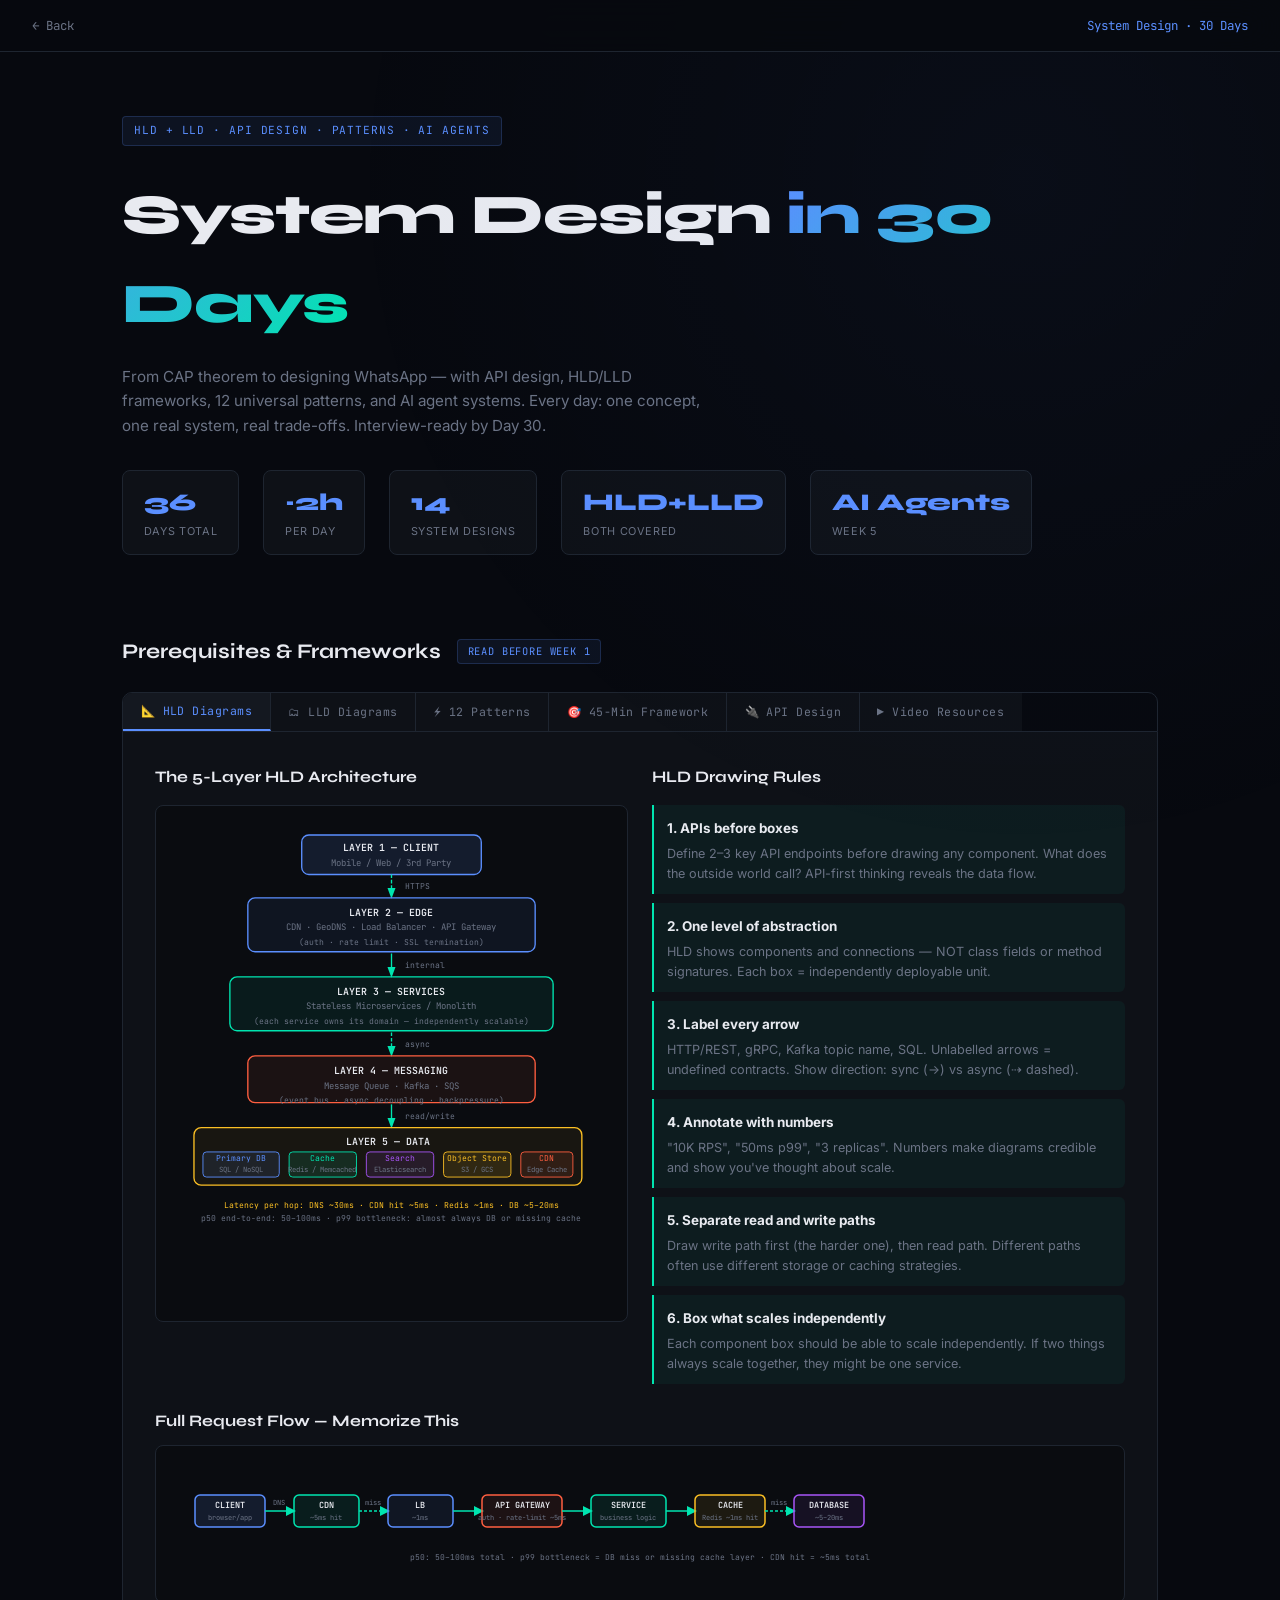
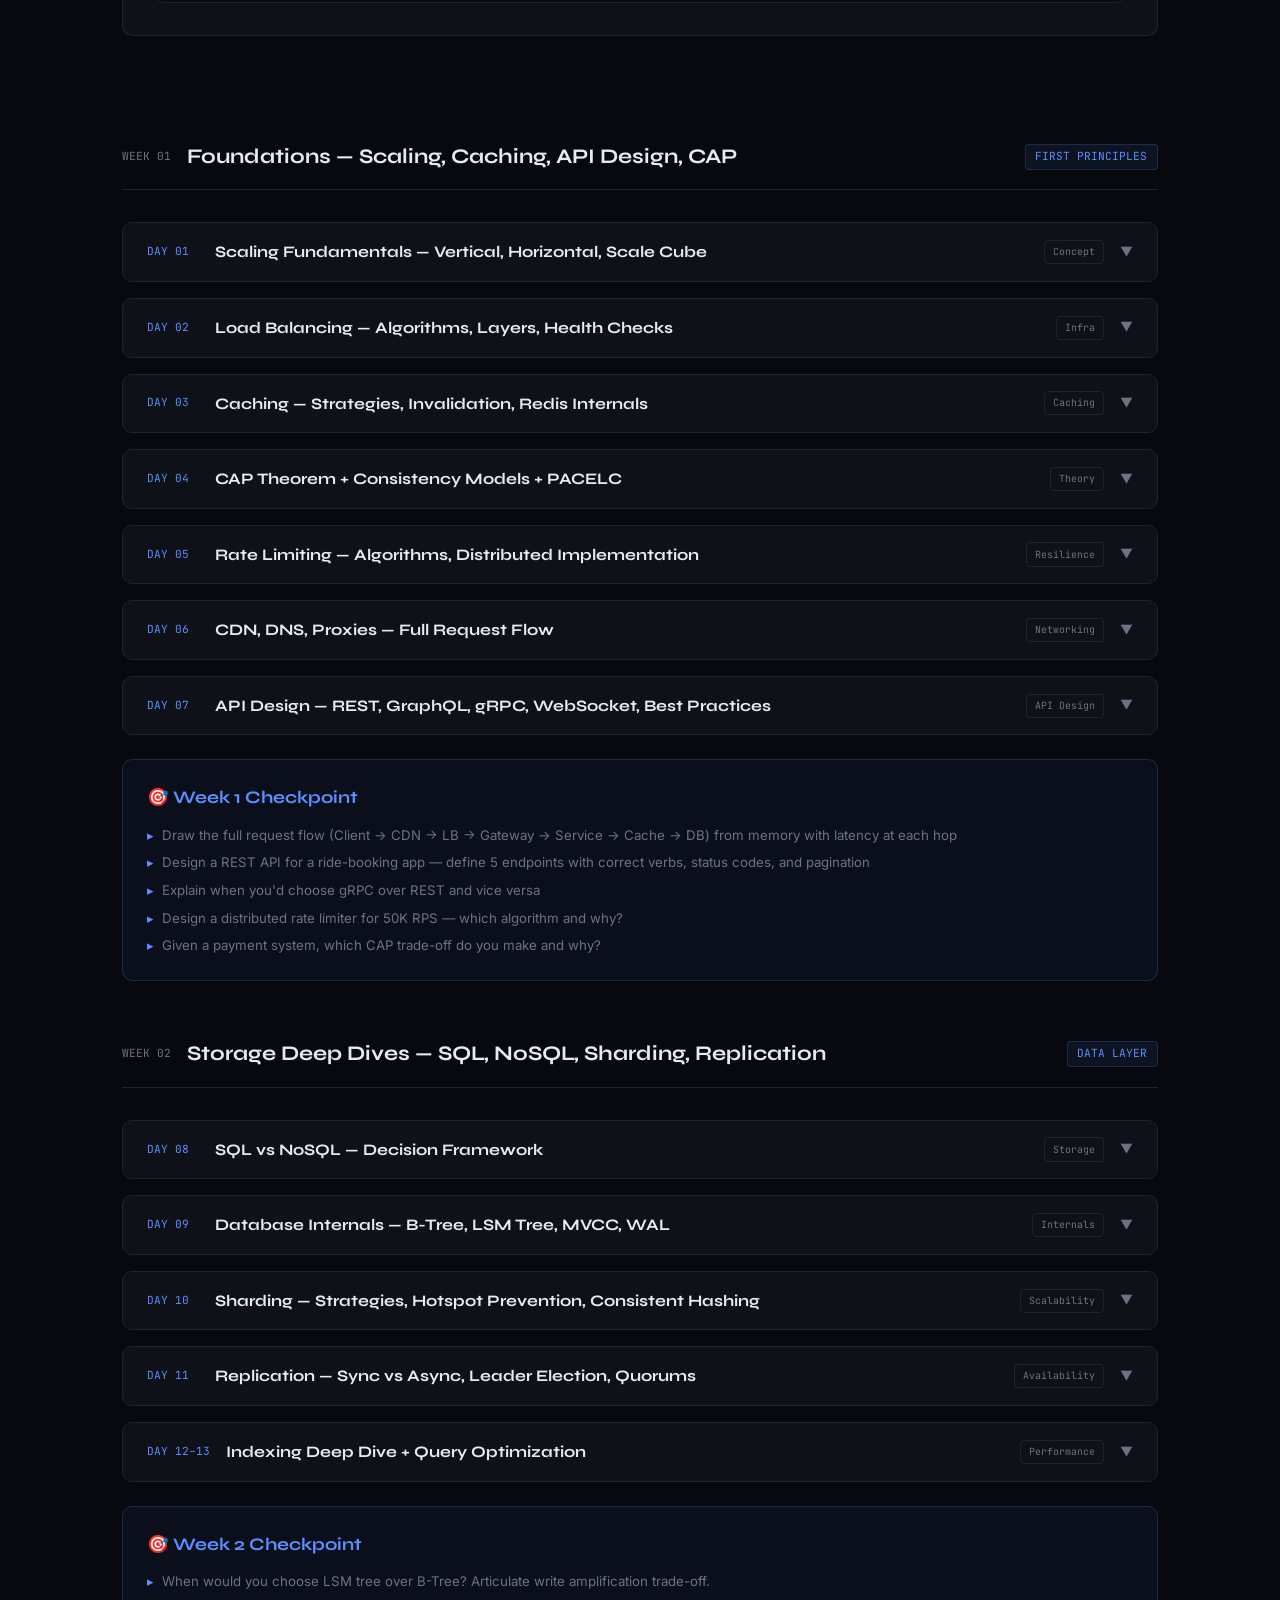
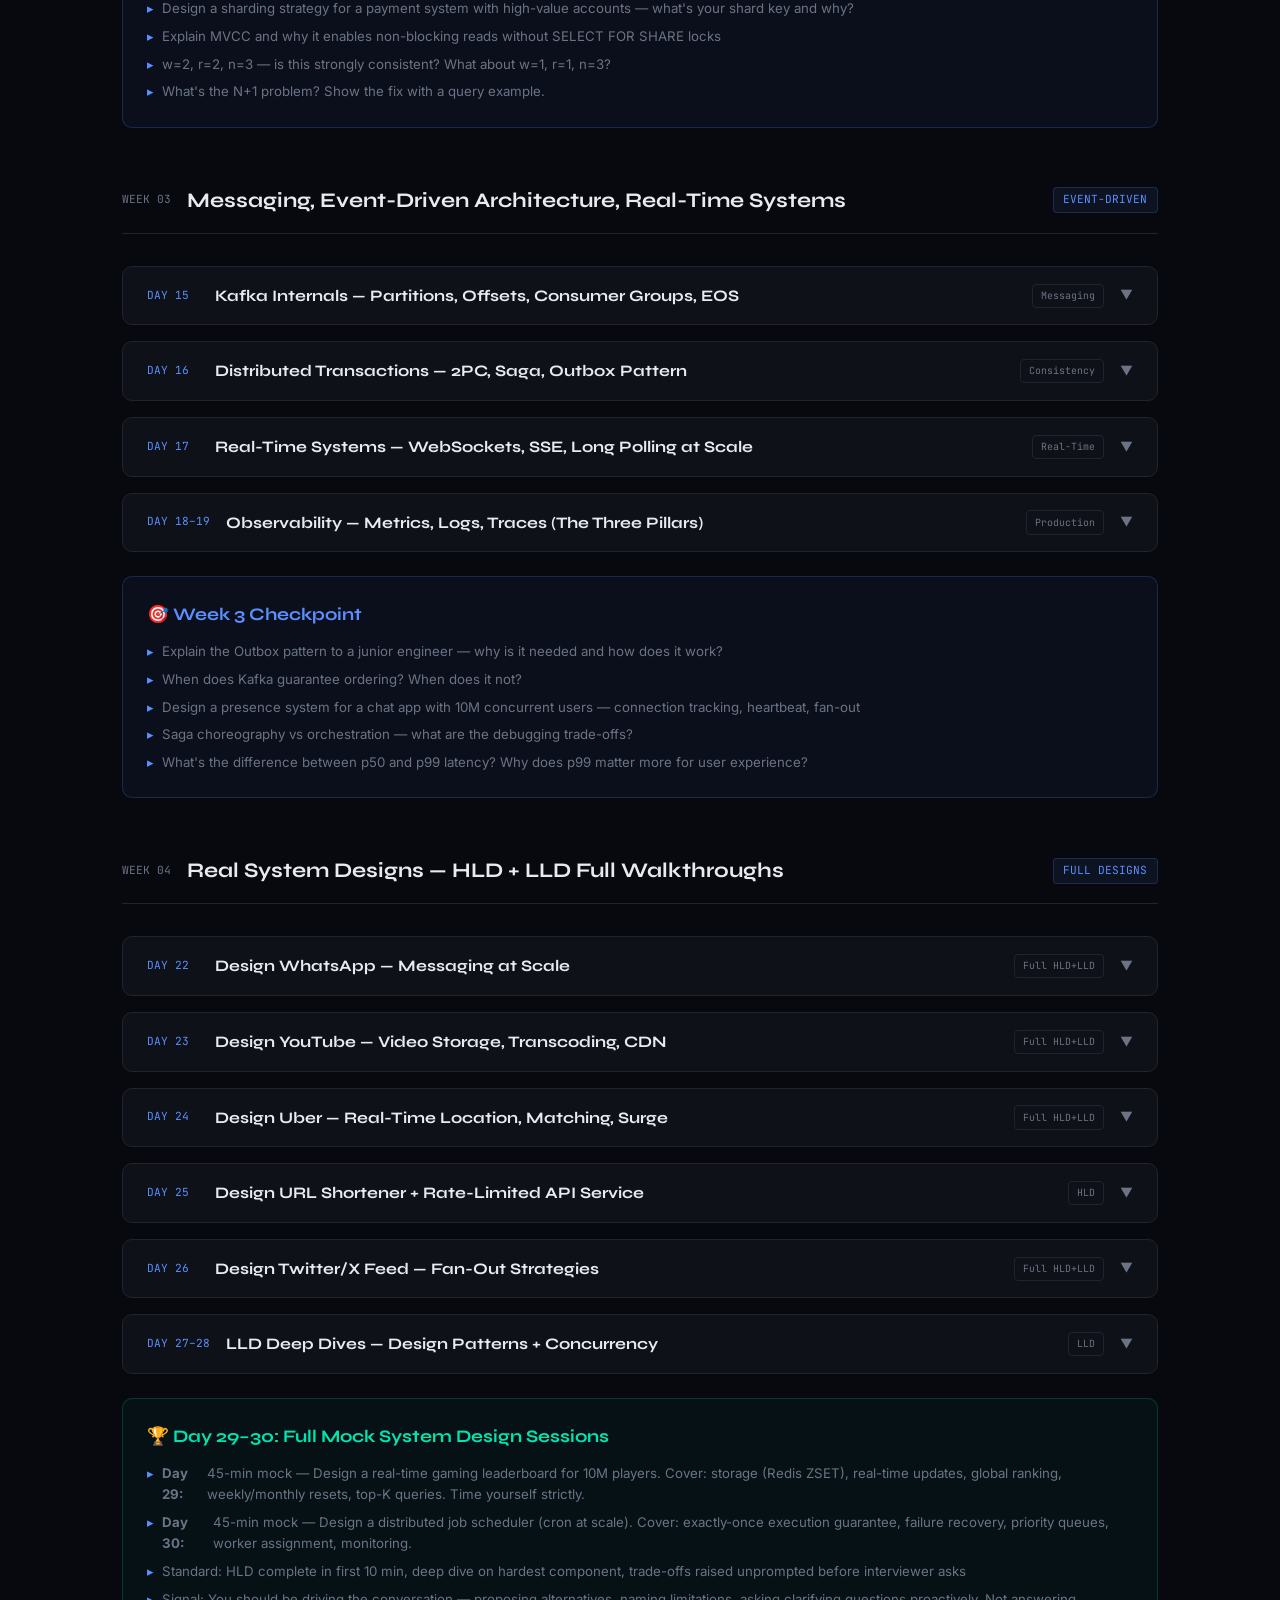
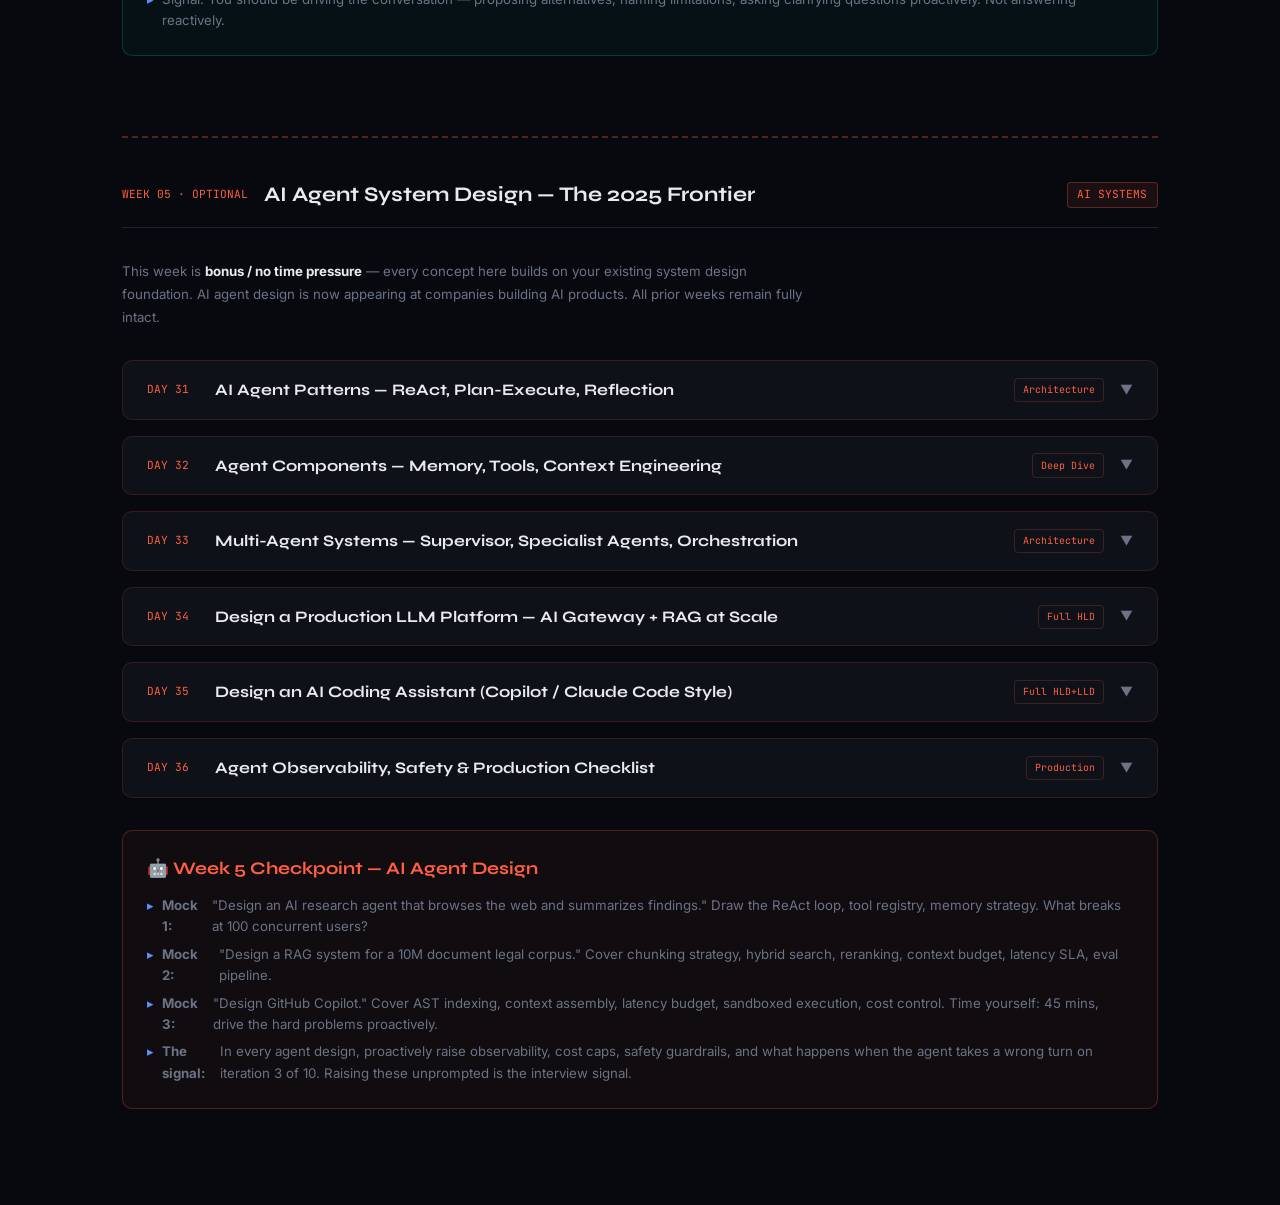
<file: system-design-30-day.html>
<!DOCTYPE html>
<html lang="en">
<head>
<meta charset="UTF-8">
<meta name="viewport" content="width=device-width, initial-scale=1.0">
<title>System Design in 30 Days</title>
<link rel="preconnect" href="https://fonts.googleapis.com">
<link href="https://fonts.googleapis.com/css2?family=Syne:wght@400;600;700;800&family=JetBrains+Mono:wght@400;500;700&family=Inter:wght@300;400;500&display=swap" rel="stylesheet">
<style>
  :root{--bg:#07090f;--surface:#0e1117;--surface2:#141820;--border:#1e2530;--accent:#5b8fff;--accent2:#ff5f40;--accent3:#00e5b0;--text:#e8eaf0;--muted:#6b7385;}
  *{margin:0;padding:0;box-sizing:border-box;}
  body{background:var(--bg);color:var(--text);font-family:'Inter',sans-serif;line-height:1.6;}
  body::before{content:'';position:fixed;inset:0;background:radial-gradient(circle at 80% 20%,rgba(91,143,255,0.04) 0%,transparent 55%);pointer-events:none;}
  nav{position:sticky;top:0;background:rgba(7,9,15,0.9);backdrop-filter:blur(20px);border-bottom:1px solid var(--border);padding:0 2rem;display:flex;align-items:center;justify-content:space-between;height:52px;z-index:100;}
  .back-link{font-family:'JetBrains Mono',monospace;font-size:.78rem;color:var(--muted);text-decoration:none;}
  .back-link:hover{color:var(--accent);}
  .hero{max-width:1100px;margin:0 auto;padding:4rem 2rem 2rem;}
  .tag{display:inline-flex;align-items:center;background:rgba(91,143,255,0.08);border:1px solid rgba(91,143,255,0.2);color:var(--accent);font-family:'JetBrains Mono',monospace;font-size:.7rem;padding:.3rem .7rem;border-radius:4px;margin-bottom:1.5rem;letter-spacing:.08em;}
  h1{font-family:'Syne',sans-serif;font-size:clamp(2rem,5vw,3.5rem);font-weight:800;letter-spacing:-.02em;margin-bottom:1rem;}
  h1 span{background:linear-gradient(135deg,var(--accent),var(--accent3));-webkit-background-clip:text;-webkit-text-fill-color:transparent;background-clip:text;}
  .hero-desc{color:var(--muted);font-size:.95rem;max-width:600px;margin-bottom:2rem;}
  .meta-row{display:flex;gap:1.5rem;flex-wrap:wrap;margin-bottom:3rem;}
  .meta-box{background:var(--surface);border:1px solid var(--border);border-radius:8px;padding:.85rem 1.3rem;}
  .meta-box .val{font-family:'Syne',sans-serif;font-size:1.5rem;font-weight:800;color:var(--accent);}
  .meta-box .key{font-size:.68rem;color:var(--muted);text-transform:uppercase;letter-spacing:.06em;}
  main{max-width:1100px;margin:0 auto;padding:0 2rem 6rem;}
  .week-header{display:flex;align-items:center;gap:1rem;margin-bottom:2rem;padding-bottom:1rem;border-bottom:1px solid var(--border);margin-top:3.5rem;}
  .week-num{font-family:'JetBrains Mono',monospace;font-size:.7rem;color:var(--muted);}
  .week-title{font-family:'Syne',sans-serif;font-size:1.3rem;font-weight:700;}
  .week-theme{font-family:'JetBrains Mono',monospace;font-size:.7rem;background:rgba(91,143,255,0.08);border:1px solid rgba(91,143,255,0.2);color:var(--accent);padding:.2rem .6rem;border-radius:4px;margin-left:auto;}
  .day-card{background:var(--surface);border:1px solid var(--border);border-radius:10px;margin-bottom:1rem;overflow:hidden;}
  .day-card:hover{border-color:rgba(91,143,255,0.25);}
  .day-header{display:flex;align-items:center;gap:1rem;padding:1rem 1.5rem;cursor:pointer;}
  .day-num-badge{font-family:'JetBrains Mono',monospace;font-size:.7rem;color:var(--accent);min-width:52px;}
  .day-name{font-family:'Syne',sans-serif;font-size:1rem;font-weight:700;flex:1;}
  .day-type{font-family:'JetBrains Mono',monospace;font-size:.62rem;padding:.2rem .5rem;border-radius:4px;border:1px solid var(--border);color:var(--muted);}
  .day-toggle{color:var(--muted);font-size:.8rem;transition:transform .3s;}
  .day-body{padding:0 1.5rem 1.5rem;display:none;}
  .day-body.open{display:block;}
  .grid2{display:grid;grid-template-columns:1fr 1fr;gap:1rem;margin-bottom:1rem;}
  .info-block{background:var(--surface2);border-radius:8px;padding:1rem;}
  .info-block h4{font-family:'JetBrains Mono',monospace;font-size:.65rem;color:var(--accent);letter-spacing:.08em;margin-bottom:.6rem;text-transform:uppercase;}
  .info-block p,.info-block li{font-size:.82rem;color:var(--muted);line-height:1.65;}
  .info-block ul{list-style:none;display:flex;flex-direction:column;gap:.35rem;}
  .info-block ul li::before{content:'▸ ';color:var(--accent);font-size:.7rem;}
  .tradeoff-box{background:rgba(255,95,64,0.05);border:1px solid rgba(255,95,64,0.15);border-radius:8px;padding:1rem;margin-top:.75rem;}
  .tradeoff-box h4{font-family:'JetBrains Mono',monospace;font-size:.65rem;color:var(--accent2);letter-spacing:.08em;margin-bottom:.6rem;text-transform:uppercase;}
  .tradeoff-box p{font-size:.82rem;color:var(--muted);line-height:1.6;}
  .interview-tip{background:rgba(0,229,176,0.05);border:1px solid rgba(0,229,176,0.15);border-radius:8px;padding:1rem;margin-top:.75rem;}
  .interview-tip h4{font-family:'JetBrains Mono',monospace;font-size:.65rem;color:var(--accent3);letter-spacing:.08em;margin-bottom:.6rem;}
  .interview-tip p{font-size:.82rem;color:var(--muted);line-height:1.6;}
  .sys-diagram{background:rgba(0,0,0,0.3);border:1px solid var(--border);border-radius:8px;padding:1rem;margin-top:.75rem;font-family:'JetBrains Mono',monospace;font-size:.72rem;color:var(--muted);line-height:1.8;overflow-x:auto;}
  .sys-diagram span{color:var(--accent3);}
  .checkpoint-card{background:rgba(91,143,255,0.05);border:1px solid rgba(91,143,255,0.2);border-radius:10px;padding:1.5rem;margin-top:1.5rem;}
  .checkpoint-card h3{font-family:'Syne',sans-serif;font-size:1.1rem;font-weight:700;color:var(--accent);margin-bottom:.75rem;}
  .checkpoint-card ul{list-style:none;display:flex;flex-direction:column;gap:.4rem;}
  .checkpoint-card li{font-size:.83rem;color:var(--muted);display:flex;align-items:flex-start;gap:.5rem;}
  .checkpoint-card li::before{content:'▸';color:var(--accent);}
  @media(max-width:768px){.grid2{grid-template-columns:1fr;}}
</style>
</head>
<body>
<nav>
  <a href="index.html" class="back-link">← Back</a>
  <span style="font-family:'JetBrains Mono',monospace;font-size:.78rem;color:var(--accent);">System Design · 30 Days</span>
</nav>

<div class="hero">
  <div class="tag">HLD + LLD · API DESIGN · PATTERNS · AI AGENTS</div>
  <h1>System Design <span>in 30 Days</span></h1>
  <p class="hero-desc">From CAP theorem to designing WhatsApp — with API design, HLD/LLD frameworks, 12 universal patterns, and AI agent systems. Every day: one concept, one real system, real trade-offs. Interview-ready by Day 30.</p>
  <div class="meta-row">
    <div class="meta-box"><div class="val">36</div><div class="key">Days Total</div></div>
    <div class="meta-box"><div class="val">~2h</div><div class="key">Per Day</div></div>
    <div class="meta-box"><div class="val">14</div><div class="key">System Designs</div></div>
    <div class="meta-box"><div class="val">HLD+LLD</div><div class="key">Both Covered</div></div>
    <div class="meta-box"><div class="val">AI Agents</div><div class="key">Week 5</div></div>
  </div>
</div>

<!-- ═══════════════════════════════════════════════════════════════════
     PREREQUISITES & FRAMEWORKS SECTION — Tabbed Panel
════════════════════════════════════════════════════════════════════════ -->
<style>
  /* ── Tab System ── */
  .prereq-wrapper{max-width:1100px;margin:0 auto;padding:0 2rem 3rem;}
  .prereq-header{display:flex;align-items:center;gap:1rem;margin-bottom:1.5rem;}
  .prereq-header h2{font-family:'Syne',sans-serif;font-size:1.3rem;font-weight:700;}
  .prereq-badge{font-family:'JetBrains Mono',monospace;font-size:.65rem;background:rgba(91,143,255,0.08);border:1px solid rgba(91,143,255,0.2);color:var(--accent);padding:.2rem .6rem;border-radius:4px;letter-spacing:.08em;}
  .tab-nav{display:flex;gap:0;border:1px solid var(--border);border-radius:10px 10px 0 0;overflow:hidden;flex-wrap:wrap;}
  .tab-btn{font-family:'JetBrains Mono',monospace;font-size:.72rem;padding:.65rem 1.1rem;background:var(--surface);color:var(--muted);border:none;border-right:1px solid var(--border);cursor:pointer;transition:all .2s;letter-spacing:.04em;white-space:nowrap;}
  .tab-btn:last-child{border-right:none;}
  .tab-btn:hover{background:var(--surface2);color:var(--text);}
  .tab-btn.active{background:var(--surface2);color:var(--accent);border-bottom:2px solid var(--accent);}
  .tab-panel{display:none;border:1px solid var(--border);border-top:none;border-radius:0 0 10px 10px;background:var(--surface);padding:2rem;}
  .tab-panel.active{display:block;}

  /* ── Panel internals ── */
  .panel-grid{display:grid;grid-template-columns:1fr 1fr;gap:1.5rem;}
  .panel-grid.three{grid-template-columns:1fr 1fr 1fr;}
  .panel-box{background:var(--surface2);border:1px solid var(--border);border-radius:8px;padding:1.25rem;}
  .panel-box h4{font-family:'JetBrains Mono',monospace;font-size:.68rem;color:var(--accent);letter-spacing:.08em;text-transform:uppercase;margin-bottom:.9rem;}
  .panel-box ul{list-style:none;display:flex;flex-direction:column;gap:.4rem;}
  .panel-box li{font-size:.82rem;color:var(--muted);line-height:1.65;}
  .panel-box li::before{content:'▸ ';color:var(--accent);font-size:.7rem;}
  .panel-box strong{color:var(--text);}
  .panel-box p{font-size:.82rem;color:var(--muted);line-height:1.7;}

  /* ── Flow diagram ── */
  .flow-diagram{background:rgba(0,0,0,0.45);border:1px solid var(--border);border-radius:8px;padding:1.25rem;font-family:'JetBrains Mono',monospace;font-size:.73rem;color:#94a3b8;line-height:1.95;overflow-x:auto;white-space:pre;}
  .flow-diagram .hl{color:var(--accent3);}
  .flow-diagram .hl2{color:var(--accent);}
  .flow-diagram .hl3{color:#fbbf24;}

  /* ── SVG diagrams ── */
  .svg-wrap{background:rgba(0,0,0,0.3);border:1px solid var(--border);border-radius:8px;padding:1.25rem;text-align:center;}
  .svg-wrap svg{max-width:100%;height:auto;}

  /* ── Pattern cards ── */
  .pattern-grid{display:grid;grid-template-columns:repeat(auto-fill,minmax(310px,1fr));gap:1rem;}
  .pattern-card{background:var(--surface2);border:1px solid var(--border);border-radius:8px;padding:1rem;}
  .pattern-num{font-family:'JetBrains Mono',monospace;font-size:.65rem;color:var(--accent);margin-bottom:.35rem;}
  .pattern-name{font-size:.88rem;font-weight:600;color:var(--text);margin-bottom:.35rem;}
  .pattern-desc{font-size:.78rem;color:var(--muted);line-height:1.6;margin-bottom:.4rem;}
  .pattern-use{font-size:.72rem;color:var(--accent3);font-family:'JetBrains Mono',monospace;}

  /* ── Timeline steps ── */
  .timeline-steps{display:flex;flex-direction:column;gap:.75rem;}
  .tstep{display:flex;gap:1rem;align-items:flex-start;}
  .tstep-badge{font-family:'JetBrains Mono',monospace;font-size:.7rem;color:#fbbf24;background:rgba(251,191,36,0.08);border:1px solid rgba(251,191,36,0.2);border-radius:4px;padding:.2rem .55rem;white-space:nowrap;margin-top:.1rem;flex-shrink:0;}
  .tstep-body strong{font-size:.85rem;color:var(--text);display:block;margin-bottom:.2rem;}
  .tstep-body p{font-size:.8rem;color:var(--muted);line-height:1.6;}

  /* ── Video cards ── */
  .video-grid{display:grid;grid-template-columns:repeat(auto-fill,minmax(280px,1fr));gap:1rem;}
  .video-card{background:var(--surface2);border:1px solid var(--border);border-radius:8px;padding:1rem;text-decoration:none;display:flex;flex-direction:column;gap:.35rem;transition:border-color .2s;}
  .video-card:hover{border-color:var(--accent);}
  .video-ch{font-family:'JetBrains Mono',monospace;font-size:.68rem;color:var(--accent);}
  .video-title{font-size:.84rem;font-weight:500;color:var(--text);}
  .video-desc{font-size:.75rem;color:var(--muted);line-height:1.5;flex:1;}
  .video-tag{font-family:'JetBrains Mono',monospace;font-size:.65rem;color:var(--accent3);margin-top:.2rem;}

  /* ── Decision table ── */
  .decision-table{width:100%;border-collapse:collapse;font-size:.8rem;}
  .decision-table th{background:rgba(91,143,255,0.08);color:var(--accent);font-family:'JetBrains Mono',monospace;font-size:.67rem;padding:.55rem .75rem;text-align:left;border-bottom:1px solid var(--border);}
  .decision-table td{padding:.5rem .75rem;border-bottom:1px solid rgba(30,37,48,0.5);color:var(--muted);vertical-align:top;}
  .decision-table td:first-child{color:var(--text);font-weight:500;}
  .decision-table tr:last-child td{border-bottom:none;}

  @media(max-width:768px){.panel-grid,.panel-grid.three{grid-template-columns:1fr;}.tab-btn{font-size:.65rem;padding:.55rem .75rem;}}
</style>

<div class="prereq-wrapper">
  <div class="prereq-header">
    <h2>Prerequisites & Frameworks</h2>
    <span class="prereq-badge">READ BEFORE WEEK 1</span>
  </div>

  <div class="tab-nav">
    <button class="tab-btn active" onclick="switchTab(this,'tab-hld')">📐 HLD Diagrams</button>
    <button class="tab-btn" onclick="switchTab(this,'tab-lld')">🗂 LLD Diagrams</button>
    <button class="tab-btn" onclick="switchTab(this,'tab-patterns')">⚡ 12 Patterns</button>
    <button class="tab-btn" onclick="switchTab(this,'tab-approach')">🎯 45-Min Framework</button>
    <button class="tab-btn" onclick="switchTab(this,'tab-api')">🔌 API Design</button>
    <button class="tab-btn" onclick="switchTab(this,'tab-videos')">▶ Video Resources</button>
  </div>

  <!-- ══════════════ TAB 1: HLD ══════════════ -->
  <div class="tab-panel active" id="tab-hld">
    <div class="panel-grid" style="margin-bottom:1.5rem;">
      <div>
        <h3 style="font-family:'Syne',sans-serif;font-size:1rem;font-weight:700;margin-bottom:1rem;">The 5-Layer HLD Architecture</h3>
        <!-- SVG HLD Flow Diagram -->
        <div class="svg-wrap">
          <svg viewBox="0 0 480 520" xmlns="http://www.w3.org/2000/svg" style="width:100%;max-width:460px;">
            <defs>
              <marker id="arrow" markerWidth="8" markerHeight="8" refX="6" refY="3" orient="auto">
                <path d="M0,0 L0,6 L8,3 z" fill="#00e5b0"/>
              </marker>
              <marker id="arrow2" markerWidth="8" markerHeight="8" refX="6" refY="3" orient="auto">
                <path d="M0,0 L0,6 L8,3 z" fill="#5b8fff"/>
              </marker>
            </defs>
            <!-- Layer 1: Client -->
            <rect x="140" y="10" width="200" height="44" rx="8" fill="rgba(91,143,255,0.12)" stroke="#5b8fff" stroke-width="1.5"/>
            <text x="240" y="28" text-anchor="middle" fill="#e8eaf0" font-family="'JetBrains Mono',monospace" font-size="11" font-weight="600">LAYER 1 — CLIENT</text>
            <text x="240" y="44" text-anchor="middle" fill="#6b7385" font-family="'JetBrains Mono',monospace" font-size="10">Mobile / Web / 3rd Party</text>
            <!-- Arrow 1 -->
            <line x1="240" y1="54" x2="240" y2="78" stroke="#00e5b0" stroke-width="1.5" marker-end="url(#arrow)" stroke-dasharray="4,2"/>
            <text x="255" y="70" fill="#6b7385" font-family="'JetBrains Mono',monospace" font-size="9">HTTPS</text>
            <!-- Layer 2: Edge -->
            <rect x="80" y="80" width="320" height="60" rx="8" fill="rgba(91,143,255,0.07)" stroke="#5b8fff" stroke-width="1.5"/>
            <text x="240" y="100" text-anchor="middle" fill="#e8eaf0" font-family="'JetBrains Mono',monospace" font-size="11" font-weight="600">LAYER 2 — EDGE</text>
            <text x="240" y="116" text-anchor="middle" fill="#6b7385" font-family="'JetBrains Mono',monospace" font-size="10">CDN · GeoDNS · Load Balancer · API Gateway</text>
            <text x="240" y="132" text-anchor="middle" fill="#6b7385" font-family="'JetBrains Mono',monospace" font-size="9">(auth · rate limit · SSL termination)</text>
            <!-- Arrow 2 -->
            <line x1="240" y1="142" x2="240" y2="166" stroke="#00e5b0" stroke-width="1.5" marker-end="url(#arrow)"/>
            <text x="255" y="158" fill="#6b7385" font-family="'JetBrains Mono',monospace" font-size="9">internal</text>
            <!-- Layer 3: Services -->
            <rect x="60" y="168" width="360" height="60" rx="8" fill="rgba(0,229,176,0.07)" stroke="#00e5b0" stroke-width="1.5"/>
            <text x="240" y="188" text-anchor="middle" fill="#e8eaf0" font-family="'JetBrains Mono',monospace" font-size="11" font-weight="600">LAYER 3 — SERVICES</text>
            <text x="240" y="204" text-anchor="middle" fill="#6b7385" font-family="'JetBrains Mono',monospace" font-size="10">Stateless Microservices / Monolith</text>
            <text x="240" y="220" text-anchor="middle" fill="#6b7385" font-family="'JetBrains Mono',monospace" font-size="9">(each service owns its domain — independently scalable)</text>
            <!-- Arrow 3 -->
            <line x1="240" y1="230" x2="240" y2="254" stroke="#00e5b0" stroke-width="1.5" marker-end="url(#arrow)" stroke-dasharray="4,2"/>
            <text x="255" y="246" fill="#6b7385" font-family="'JetBrains Mono',monospace" font-size="9">async</text>
            <!-- Layer 4: Messaging -->
            <rect x="80" y="256" width="320" height="52" rx="8" fill="rgba(255,95,64,0.07)" stroke="#ff5f40" stroke-width="1.5"/>
            <text x="240" y="276" text-anchor="middle" fill="#e8eaf0" font-family="'JetBrains Mono',monospace" font-size="11" font-weight="600">LAYER 4 — MESSAGING</text>
            <text x="240" y="293" text-anchor="middle" fill="#6b7385" font-family="'JetBrains Mono',monospace" font-size="10">Message Queue · Kafka · SQS</text>
            <text x="240" y="308" text-anchor="middle" fill="#6b7385" font-family="'JetBrains Mono',monospace" font-size="9">(event bus · async decoupling · backpressure)</text>
            <!-- Arrow 4 -->
            <line x1="240" y1="310" x2="240" y2="334" stroke="#00e5b0" stroke-width="1.5" marker-end="url(#arrow)"/>
            <text x="255" y="326" fill="#6b7385" font-family="'JetBrains Mono',monospace" font-size="9">read/write</text>
            <!-- Layer 5: Data — split boxes -->
            <rect x="20" y="336" width="432" height="64" rx="8" fill="rgba(251,191,36,0.06)" stroke="#fbbf24" stroke-width="1.5"/>
            <text x="236" y="355" text-anchor="middle" fill="#e8eaf0" font-family="'JetBrains Mono',monospace" font-size="11" font-weight="600">LAYER 5 — DATA</text>
            <!-- Data boxes -->
            <rect x="30" y="363" width="85" height="28" rx="4" fill="rgba(91,143,255,0.1)" stroke="#5b8fff" stroke-width="1"/>
            <text x="72" y="373" text-anchor="middle" fill="#5b8fff" font-family="'JetBrains Mono',monospace" font-size="9">Primary DB</text>
            <text x="72" y="385" text-anchor="middle" fill="#6b7385" font-family="'JetBrains Mono',monospace" font-size="8">SQL / NoSQL</text>
            <rect x="126" y="363" width="75" height="28" rx="4" fill="rgba(0,229,176,0.1)" stroke="#00e5b0" stroke-width="1"/>
            <text x="163" y="373" text-anchor="middle" fill="#00e5b0" font-family="'JetBrains Mono',monospace" font-size="9">Cache</text>
            <text x="163" y="385" text-anchor="middle" fill="#6b7385" font-family="'JetBrains Mono',monospace" font-size="8">Redis / Memcached</text>
            <rect x="212" y="363" width="75" height="28" rx="4" fill="rgba(168,85,247,0.1)" stroke="#a855f7" stroke-width="1"/>
            <text x="249" y="373" text-anchor="middle" fill="#a855f7" font-family="'JetBrains Mono',monospace" font-size="9">Search</text>
            <text x="249" y="385" text-anchor="middle" fill="#6b7385" font-family="'JetBrains Mono',monospace" font-size="8">Elasticsearch</text>
            <rect x="298" y="363" width="75" height="28" rx="4" fill="rgba(251,191,36,0.1)" stroke="#fbbf24" stroke-width="1"/>
            <text x="335" y="373" text-anchor="middle" fill="#fbbf24" font-family="'JetBrains Mono',monospace" font-size="9">Object Store</text>
            <text x="335" y="385" text-anchor="middle" fill="#6b7385" font-family="'JetBrains Mono',monospace" font-size="8">S3 / GCS</text>
            <rect x="384" y="363" width="58" height="28" rx="4" fill="rgba(255,95,64,0.1)" stroke="#ff5f40" stroke-width="1"/>
            <text x="413" y="373" text-anchor="middle" fill="#ff5f40" font-family="'JetBrains Mono',monospace" font-size="9">CDN</text>
            <text x="413" y="385" text-anchor="middle" fill="#6b7385" font-family="'JetBrains Mono',monospace" font-size="8">Edge Cache</text>
            <!-- Latency annotations -->
            <text x="240" y="425" text-anchor="middle" fill="#fbbf24" font-family="'JetBrains Mono',monospace" font-size="9">Latency per hop: DNS ~30ms · CDN hit ~5ms · Redis ~1ms · DB ~5–20ms</text>
            <text x="240" y="440" text-anchor="middle" fill="#6b7385" font-family="'JetBrains Mono',monospace" font-size="9">p50 end-to-end: 50–100ms · p99 bottleneck: almost always DB or missing cache</text>
          </svg>
        </div>
      </div>
      <div>
        <h3 style="font-family:'Syne',sans-serif;font-size:1rem;font-weight:700;margin-bottom:1rem;">HLD Drawing Rules</h3>
        <div style="display:flex;flex-direction:column;gap:.6rem;">
          <div style="padding:.6rem .8rem;background:rgba(0,229,176,0.05);border-left:2px solid var(--accent3);border-radius:0 6px 6px 0;">
            <strong style="color:var(--text);font-size:.84rem;">1. APIs before boxes</strong>
            <p style="font-size:.79rem;color:var(--muted);margin-top:.2rem;">Define 2–3 key API endpoints before drawing any component. What does the outside world call? API-first thinking reveals the data flow.</p>
          </div>
          <div style="padding:.6rem .8rem;background:rgba(0,229,176,0.05);border-left:2px solid var(--accent3);border-radius:0 6px 6px 0;">
            <strong style="color:var(--text);font-size:.84rem;">2. One level of abstraction</strong>
            <p style="font-size:.79rem;color:var(--muted);margin-top:.2rem;">HLD shows components and connections — NOT class fields or method signatures. Each box = independently deployable unit.</p>
          </div>
          <div style="padding:.6rem .8rem;background:rgba(0,229,176,0.05);border-left:2px solid var(--accent3);border-radius:0 6px 6px 0;">
            <strong style="color:var(--text);font-size:.84rem;">3. Label every arrow</strong>
            <p style="font-size:.79rem;color:var(--muted);margin-top:.2rem;">HTTP/REST, gRPC, Kafka topic name, SQL. Unlabelled arrows = undefined contracts. Show direction: sync (→) vs async (⇢ dashed).</p>
          </div>
          <div style="padding:.6rem .8rem;background:rgba(0,229,176,0.05);border-left:2px solid var(--accent3);border-radius:0 6px 6px 0;">
            <strong style="color:var(--text);font-size:.84rem;">4. Annotate with numbers</strong>
            <p style="font-size:.79rem;color:var(--muted);margin-top:.2rem;">"10K RPS", "50ms p99", "3 replicas". Numbers make diagrams credible and show you've thought about scale.</p>
          </div>
          <div style="padding:.6rem .8rem;background:rgba(0,229,176,0.05);border-left:2px solid var(--accent3);border-radius:0 6px 6px 0;">
            <strong style="color:var(--text);font-size:.84rem;">5. Separate read and write paths</strong>
            <p style="font-size:.79rem;color:var(--muted);margin-top:.2rem;">Draw write path first (the harder one), then read path. Different paths often use different storage or caching strategies.</p>
          </div>
          <div style="padding:.6rem .8rem;background:rgba(0,229,176,0.05);border-left:2px solid var(--accent3);border-radius:0 6px 6px 0;">
            <strong style="color:var(--text);font-size:.84rem;">6. Box what scales independently</strong>
            <p style="font-size:.79rem;color:var(--muted);margin-top:.2rem;">Each component box should be able to scale independently. If two things always scale together, they might be one service.</p>
          </div>
        </div>
      </div>
    </div>

    <!-- Full request flow diagram -->
    <h3 style="font-family:'Syne',sans-serif;font-size:1rem;font-weight:700;margin-bottom:.75rem;">Full Request Flow — Memorize This</h3>
    <div class="svg-wrap" style="padding:1.5rem;">
      <svg viewBox="0 0 900 100" xmlns="http://www.w3.org/2000/svg" style="width:100%;max-width:900px;">
        <defs>
          <marker id="arrowH" markerWidth="7" markerHeight="7" refX="5" refY="3.5" orient="auto">
            <path d="M0,0 L7,3.5 L0,7 z" fill="#00e5b0"/>
          </marker>
        </defs>
        <!-- Boxes -->
        <rect x="5" y="25" width="70" height="32" rx="5" fill="rgba(91,143,255,0.12)" stroke="#5b8fff" stroke-width="1.5"/>
        <text x="40" y="38" text-anchor="middle" fill="#e8eaf0" font-family="'JetBrains Mono',monospace" font-size="8.5" font-weight="600">CLIENT</text>
        <text x="40" y="50" text-anchor="middle" fill="#6b7385" font-family="'JetBrains Mono',monospace" font-size="7">browser/app</text>

        <line x1="75" y1="41" x2="103" y2="41" stroke="#00e5b0" stroke-width="1.5" marker-end="url(#arrowH)"/>
        <text x="89" y="35" text-anchor="middle" fill="#6b7385" font-family="'JetBrains Mono',monospace" font-size="7">DNS</text>

        <rect x="104" y="25" width="65" height="32" rx="5" fill="rgba(0,229,176,0.08)" stroke="#00e5b0" stroke-width="1.5"/>
        <text x="136" y="38" text-anchor="middle" fill="#e8eaf0" font-family="'JetBrains Mono',monospace" font-size="8.5" font-weight="600">CDN</text>
        <text x="136" y="50" text-anchor="middle" fill="#6b7385" font-family="'JetBrains Mono',monospace" font-size="7">~5ms hit</text>

        <line x1="169" y1="41" x2="197" y2="41" stroke="#00e5b0" stroke-width="1.5" marker-end="url(#arrowH)" stroke-dasharray="3,2"/>
        <text x="183" y="35" text-anchor="middle" fill="#6b7385" font-family="'JetBrains Mono',monospace" font-size="7">miss</text>

        <rect x="198" y="25" width="65" height="32" rx="5" fill="rgba(91,143,255,0.08)" stroke="#5b8fff" stroke-width="1.5"/>
        <text x="230" y="38" text-anchor="middle" fill="#e8eaf0" font-family="'JetBrains Mono',monospace" font-size="8.5" font-weight="600">LB</text>
        <text x="230" y="50" text-anchor="middle" fill="#6b7385" font-family="'JetBrains Mono',monospace" font-size="7">~1ms</text>

        <line x1="263" y1="41" x2="291" y2="41" stroke="#00e5b0" stroke-width="1.5" marker-end="url(#arrowH)"/>

        <rect x="292" y="25" width="80" height="32" rx="5" fill="rgba(255,95,64,0.08)" stroke="#ff5f40" stroke-width="1.5"/>
        <text x="332" y="38" text-anchor="middle" fill="#e8eaf0" font-family="'JetBrains Mono',monospace" font-size="8.5" font-weight="600">API GATEWAY</text>
        <text x="332" y="50" text-anchor="middle" fill="#6b7385" font-family="'JetBrains Mono',monospace" font-size="7">auth · rate-limit ~5ms</text>

        <line x1="372" y1="41" x2="400" y2="41" stroke="#00e5b0" stroke-width="1.5" marker-end="url(#arrowH)"/>

        <rect x="401" y="25" width="75" height="32" rx="5" fill="rgba(0,229,176,0.08)" stroke="#00e5b0" stroke-width="1.5"/>
        <text x="438" y="38" text-anchor="middle" fill="#e8eaf0" font-family="'JetBrains Mono',monospace" font-size="8.5" font-weight="600">SERVICE</text>
        <text x="438" y="50" text-anchor="middle" fill="#6b7385" font-family="'JetBrains Mono',monospace" font-size="7">business logic</text>

        <line x1="476" y1="41" x2="504" y2="41" stroke="#00e5b0" stroke-width="1.5" marker-end="url(#arrowH)"/>

        <rect x="505" y="25" width="70" height="32" rx="5" fill="rgba(251,191,36,0.08)" stroke="#fbbf24" stroke-width="1.5"/>
        <text x="540" y="38" text-anchor="middle" fill="#e8eaf0" font-family="'JetBrains Mono',monospace" font-size="8.5" font-weight="600">CACHE</text>
        <text x="540" y="50" text-anchor="middle" fill="#6b7385" font-family="'JetBrains Mono',monospace" font-size="7">Redis ~1ms hit</text>

        <line x1="575" y1="41" x2="603" y2="41" stroke="#00e5b0" stroke-width="1.5" marker-end="url(#arrowH)" stroke-dasharray="3,2"/>
        <text x="589" y="35" text-anchor="middle" fill="#6b7385" font-family="'JetBrains Mono',monospace" font-size="7">miss</text>

        <rect x="604" y="25" width="70" height="32" rx="5" fill="rgba(168,85,247,0.08)" stroke="#a855f7" stroke-width="1.5"/>
        <text x="639" y="38" text-anchor="middle" fill="#e8eaf0" font-family="'JetBrains Mono',monospace" font-size="8.5" font-weight="600">DATABASE</text>
        <text x="639" y="50" text-anchor="middle" fill="#6b7385" font-family="'JetBrains Mono',monospace" font-size="7">~5–20ms</text>

        <!-- Labels below -->
        <text x="450" y="90" text-anchor="middle" fill="#6b7385" font-family="'JetBrains Mono',monospace" font-size="8">p50: 50–100ms total  ·  p99 bottleneck = DB miss or missing cache layer  ·  CDN hit = ~5ms total</text>
      </svg>
    </div>
  </div>

  <!-- ══════════════ TAB 2: LLD ══════════════ -->
  <div class="tab-panel" id="tab-lld">
    <div class="panel-grid" style="margin-bottom:1.5rem;">
      <div>
        <h3 style="font-family:'Syne',sans-serif;font-size:1rem;font-weight:700;margin-bottom:1rem;">LLD = Entities + Relationships + State + Concurrency</h3>
        <div class="flow-diagram"><span class="hl2">// Example LLD: Ride Booking (Uber)</span>

<span class="hl">[ ENTITIES ]</span>

┌─────────────────┐        ┌─────────────────┐
│     Rider        │        │     Driver       │
├─────────────────┤        ├─────────────────┤
│ id: UUID  (PK)  │        │ id: UUID  (PK)  │
│ name: String    │        │ name: String    │
│ phone: String   │        │ location: GeoPoint│
│ rating: Float   │        │ rating: Float   │
│ created_at: TS  │        │ vehicle: FK     │
└────────┬────────┘        └────────┬────────┘
         │ creates                  │ accepts
         ▼                          ▼
    ┌─────────────────────────────────┐
    │              Ride               │
    ├─────────────────────────────────┤
    │ id: UUID           (PK)        │
    │ rider_id: UUID     (FK→Rider)  │
    │ driver_id: UUID    (FK→Driver) │
    │ status: ENUM  ←── state machine│
    │ pickup: GeoPoint               │
    │ dropoff: GeoPoint              │
    │ fare: Decimal                  │
    │ version: Int  ←── optimistic   │
    │ created_at: Timestamp          │
    └─────────────────────────────────┘

<span class="hl">[ STATE MACHINE — Ride.status ]</span>

 REQUESTED ──accept──▶ MATCHED ──pickup──▶ IN_PROGRESS
     │                                           │
   cancel                                     complete
     │                                           │
     ▼                                           ▼
 CANCELLED                                  COMPLETED

<span class="hl">[ DESIGN PATTERNS USED ]</span>
Strategy:  PricingStrategy { standardFare(), surgeFare() }
Factory:   VehicleFactory.create(type) → Car | Bike | Truck
Observer:  RideStatusBoard.onStatusChange(ride)
State:     Ride itself implements state transitions</div>
      </div>
      <div>
        <h3 style="font-family:'Syne',sans-serif;font-size:1rem;font-weight:700;margin-bottom:1rem;">LLD Drawing Rules</h3>
        <div style="display:flex;flex-direction:column;gap:.6rem;">
          <div style="padding:.6rem .8rem;background:rgba(255,95,64,0.05);border-left:2px solid var(--accent2);border-radius:0 6px 6px 0;">
            <strong style="color:var(--text);font-size:.84rem;">1. Entities first (nouns)</strong>
            <p style="font-size:.79rem;color:var(--muted);margin-top:.2rem;">Identify nouns in the problem: User, Order, Product, Ride. Each noun → a class + a DB table. List fields with types and PKs.</p>
          </div>
          <div style="padding:.6rem .8rem;background:rgba(255,95,64,0.05);border-left:2px solid var(--accent2);border-radius:0 6px 6px 0;">
            <strong style="color:var(--text);font-size:.84rem;">2. Relationships with cardinality</strong>
            <p style="font-size:.79rem;color:var(--muted);margin-top:.2rem;">Label every relationship: 1:1, 1:N, M:N. M:N needs a junction table. Show foreign keys.</p>
          </div>
          <div style="padding:.6rem .8rem;background:rgba(255,95,64,0.05);border-left:2px solid var(--accent2);border-radius:0 6px 6px 0;">
            <strong style="color:var(--text);font-size:.84rem;">3. State machines for status fields</strong>
            <p style="font-size:.79rem;color:var(--muted);margin-top:.2rem;">Any entity with a status field needs a state diagram. Show valid transitions and which events trigger them.</p>
          </div>
          <div style="padding:.6rem .8rem;background:rgba(255,95,64,0.05);border-left:2px solid var(--accent2);border-radius:0 6px 6px 0;">
            <strong style="color:var(--text);font-size:.84rem;">4. Indexes — which queries does this serve?</strong>
            <p style="font-size:.79rem;color:var(--muted);margin-top:.2rem;">For each query pattern, show the index: <code>rides_by_rider (rider_id, created_at DESC)</code>. Missing index = table scan at scale.</p>
          </div>
          <div style="padding:.6rem .8rem;background:rgba(255,95,64,0.05);border-left:2px solid var(--accent2);border-radius:0 6px 6px 0;">
            <strong style="color:var(--text);font-size:.84rem;">5. Name the design patterns</strong>
            <p style="font-size:.79rem;color:var(--muted);margin-top:.2rem;">Call out Strategy, Observer, Factory, State. Names show architectural literacy and prevent over-explanation.</p>
          </div>
          <div style="padding:.6rem .8rem;background:rgba(255,95,64,0.05);border-left:2px solid var(--accent2);border-radius:0 6px 6px 0;">
            <strong style="color:var(--text);font-size:.84rem;">6. Address concurrency explicitly</strong>
            <p style="font-size:.79rem;color:var(--muted);margin-top:.2rem;">Where can race conditions occur? Show the fix: optimistic locking (version field + CAS), pessimistic locking (SELECT FOR UPDATE), or distributed lock (Redis SETNX). This is the senior/staff differentiator in LLD rounds.</p>
          </div>
        </div>
        <!-- Common LLD design patterns mini table -->
        <div class="panel-box" style="margin-top:1rem;">
          <h4>Common LLD Design Patterns</h4>
          <table class="decision-table">
            <tr><th>Pattern</th><th>Use When</th><th>Example</th></tr>
            <tr><td>Strategy</td><td>Multiple interchangeable algorithms</td><td>PricingStrategy, SortStrategy</td></tr>
            <tr><td>Observer</td><td>State change must notify multiple subscribers</td><td>OrderStatus → notify email/SMS/push</td></tr>
            <tr><td>Factory</td><td>Create objects without specifying concrete class</td><td>NotificationFactory.create(type)</td></tr>
            <tr><td>Singleton</td><td>Exactly one instance needed globally</td><td>DB connection pool, config</td></tr>
            <tr><td>Decorator</td><td>Add behaviour without subclassing</td><td>LoggingCoffee wraps SimpleCoffee</td></tr>
            <tr><td>Repository</td><td>Abstract data access layer</td><td>UserRepository.findById()</td></tr>
          </table>
        </div>
      </div>
    </div>
  </div>

  <!-- ══════════════ TAB 3: 12 PATTERNS ══════════════ -->
  <div class="tab-panel" id="tab-patterns">
    <p style="font-size:.84rem;color:var(--muted);margin-bottom:1.25rem;line-height:1.7;">Every system design question maps to one or more of these 12 patterns. Identify the pattern first — then fill in the specifics. Knowing the pattern unlocks the right trade-offs automatically.</p>
    <div class="pattern-grid">
      <div class="pattern-card">
        <div class="pattern-num">PATTERN 01 · READ HEAVY</div>
        <div class="pattern-name">Cache-Aside + Read Replicas</div>
        <div class="pattern-desc">App checks Redis first → miss → read DB → populate cache. Add read replicas to fanout query load. Key question: what's the invalidation strategy?</div>
        <div class="pattern-use">→ Social feeds · Product pages · YouTube view counts</div>
      </div>
      <div class="pattern-card">
        <div class="pattern-num">PATTERN 02 · WRITE HEAVY</div>
        <div class="pattern-name">Write-Ahead Queue + Async Workers</div>
        <div class="pattern-desc">Writes go to Kafka/SQS first, workers process async. Decouples ingestion from processing. Backpressure = queue depth. Key: exactly-once semantics?</div>
        <div class="pattern-use">→ Analytics events · IoT telemetry · Email queue · Logs</div>
      </div>
      <div class="pattern-card">
        <div class="pattern-num">PATTERN 03 · REAL-TIME</div>
        <div class="pattern-name">WebSocket + Pub-Sub Backend</div>
        <div class="pattern-desc">Clients hold persistent WebSocket connections. Backend pub-sub (Redis/Kafka) fans out to all connection servers. Key: reconnect + replay from offset.</div>
        <div class="pattern-use">→ Chat · Live scores · Collaborative editing · Dashboards</div>
      </div>
      <div class="pattern-card">
        <div class="pattern-num">PATTERN 04 · GLOBAL SCALE</div>
        <div class="pattern-name">CDN + GeoDNS + Edge Caching</div>
        <div class="pattern-desc">Static assets from CDN edge. GeoDNS routes to nearest PoP. Origin shield collapses cache misses. Key: cache invalidation at edge, data residency laws.</div>
        <div class="pattern-use">→ Netflix · YouTube delivery · Cloudflare · Global APIs</div>
      </div>
      <div class="pattern-card">
        <div class="pattern-num">PATTERN 05 · DISTRIBUTED TX</div>
        <div class="pattern-name">Saga Pattern (Choreography / Orchestration)</div>
        <div class="pattern-desc">Break multi-service transaction into steps. Each step publishes event. On failure: compensating transactions roll back in reverse. Key: idempotent compensations.</div>
        <div class="pattern-use">→ E-commerce checkout · Flight booking · Bank transfer</div>
      </div>
      <div class="pattern-card">
        <div class="pattern-num">PATTERN 06 · DUAL WRITE</div>
        <div class="pattern-name">Outbox Pattern + CDC (Debezium)</div>
        <div class="pattern-desc">Write to DB + Outbox table in same transaction. Debezium reads WAL → publishes to Kafka. Atomicity in DB, eventual delivery to bus. Eliminates dual-write failure.</div>
        <div class="pattern-use">→ Any service writing to DB AND publishing events</div>
      </div>
      <div class="pattern-card">
        <div class="pattern-num">PATTERN 07 · SEARCH</div>
        <div class="pattern-name">Inverted Index + ES Sync via CDC</div>
        <div class="pattern-desc">Primary DB = source of truth. ES = read-optimized search replica synced via Kafka CDC. Hybrid search: ANN (semantic) + BM25 (keyword) + RRF fusion.</div>
        <div class="pattern-use">→ Airbnb search · LinkedIn · Product catalog · Legal docs</div>
      </div>
      <div class="pattern-card">
        <div class="pattern-num">PATTERN 08 · GEO PROXIMITY</div>
        <div class="pattern-name">Geohash Grid + Redis GEO</div>
        <div class="pattern-desc">Encode lat/lng as geohash string. Query neighboring cells. Redis GEOSEARCH for radius. Update moving objects via WebSocket stream. Key: precision vs cell size.</div>
        <div class="pattern-use">→ Uber driver matching · Yelp nearby · Tinder radius</div>
      </div>
      <div class="pattern-card">
        <div class="pattern-num">PATTERN 09 · RATE LIMITING</div>
        <div class="pattern-name">Token Bucket / Sliding Window at Gateway</div>
        <div class="pattern-desc">API Gateway checks Redis before forwarding. Token bucket for burst-friendly limiting. Sliding window counter for precise limits. Return 429 + Retry-After.</div>
        <div class="pattern-use">→ API platform · Payment gateway · SMS OTP service</div>
      </div>
      <div class="pattern-card">
        <div class="pattern-num">PATTERN 10 · UNIQUE IDS</div>
        <div class="pattern-name">Snowflake ID / UUID v7</div>
        <div class="pattern-desc">Snowflake: 64-bit = 41-bit timestamp + 10-bit machine + 12-bit seq. Sortable, ~4096 IDs/ms/node, no coordination. UUID v7: time-ordered + universally unique.</div>
        <div class="pattern-use">→ Tweet IDs · Instagram media IDs · Order IDs · Message IDs</div>
      </div>
      <div class="pattern-card">
        <div class="pattern-num">PATTERN 11 · CQRS</div>
        <div class="pattern-name">Command Query Responsibility Segregation</div>
        <div class="pattern-desc">Separate write model (normalized DB) from read model (denormalized read store). Commands produce events → update multiple read models optimized for each query.</div>
        <div class="pattern-use">→ E-commerce (orders write, catalog read) · Banking ledger</div>
      </div>
      <div class="pattern-card">
        <div class="pattern-num">PATTERN 12 · RESILIENCE</div>
        <div class="pattern-name">Circuit Breaker + Bulkhead + Retry</div>
        <div class="pattern-desc">Circuit breaker opens on failure threshold → fail fast. Bulkhead: isolate thread pools per dependency. Retry with exponential backoff + jitter. Timeout on every call.</div>
        <div class="pattern-use">→ Any service with downstream dependencies. Always add this.</div>
      </div>
    </div>

    <div style="margin-top:1.5rem;background:rgba(91,143,255,0.05);border:1px solid rgba(91,143,255,0.2);border-radius:8px;padding:1.25rem;">
      <div style="font-family:'JetBrains Mono',monospace;font-size:.68rem;color:var(--accent);text-transform:uppercase;letter-spacing:.08em;margin-bottom:.75rem;">Pattern Recognition Decision Tree</div>
      <div style="display:grid;grid-template-columns:1fr 1fr;gap:.5rem;">
        <div style="font-size:.8rem;color:var(--muted);padding:.35rem .5rem;background:rgba(0,0,0,0.2);border-radius:4px;">Read:write &gt; 5:1 → <strong style="color:var(--text);">Pattern 01</strong> (cache)</div>
        <div style="font-size:.8rem;color:var(--muted);padding:.35rem .5rem;background:rgba(0,0,0,0.2);border-radius:4px;">Write-heavy, &gt;50K/s → <strong style="color:var(--text);">Pattern 02</strong> (queue)</div>
        <div style="font-size:.8rem;color:var(--muted);padding:.35rem .5rem;background:rgba(0,0,0,0.2);border-radius:4px;">Server must push to client → <strong style="color:var(--text);">Pattern 03</strong> (WS)</div>
        <div style="font-size:.8rem;color:var(--muted);padding:.35rem .5rem;background:rgba(0,0,0,0.2);border-radius:4px;">Global &lt;100ms latency → <strong style="color:var(--text);">Pattern 04</strong> (CDN)</div>
        <div style="font-size:.8rem;color:var(--muted);padding:.35rem .5rem;background:rgba(0,0,0,0.2);border-radius:4px;">Spans multiple services → <strong style="color:var(--text);">Pattern 05</strong> (saga)</div>
        <div style="font-size:.8rem;color:var(--muted);padding:.35rem .5rem;background:rgba(0,0,0,0.2);border-radius:4px;">DB write + publish event → <strong style="color:var(--text);">Pattern 06</strong> (outbox)</div>
        <div style="font-size:.8rem;color:var(--muted);padding:.35rem .5rem;background:rgba(0,0,0,0.2);border-radius:4px;">Full-text search needed → <strong style="color:var(--text);">Pattern 07</strong> (ES)</div>
        <div style="font-size:.8rem;color:var(--muted);padding:.35rem .5rem;background:rgba(0,0,0,0.2);border-radius:4px;">Location / proximity → <strong style="color:var(--text);">Pattern 08</strong> (geo)</div>
        <div style="font-size:.8rem;color:var(--muted);padding:.35rem .5rem;background:rgba(0,0,0,0.2);border-radius:4px;">API abuse prevention → <strong style="color:var(--text);">Pattern 09</strong> (rate limit)</div>
        <div style="font-size:.8rem;color:var(--muted);padding:.35rem .5rem;background:rgba(0,0,0,0.2);border-radius:4px;">Unique IDs at scale → <strong style="color:var(--text);">Pattern 10</strong> (snowflake)</div>
        <div style="font-size:.8rem;color:var(--muted);padding:.35rem .5rem;background:rgba(0,0,0,0.2);border-radius:4px;">Different read/write models → <strong style="color:var(--text);">Pattern 11</strong> (CQRS)</div>
        <div style="font-size:.8rem;color:var(--muted);padding:.35rem .5rem;background:rgba(0,0,0,0.2);border-radius:4px;">Has downstream deps → <strong style="color:var(--text);">Pattern 12</strong> (circuit)</div>
      </div>
    </div>
  </div>

  <!-- ══════════════ TAB 4: 45-MIN FRAMEWORK ══════════════ -->
  <div class="tab-panel" id="tab-approach">
    <div class="panel-grid">
      <div>
        <h3 style="font-family:'Syne',sans-serif;font-size:1rem;font-weight:700;margin-bottom:1.25rem;">The Universal 45-Minute Structure</h3>
        <div class="timeline-steps">
          <div class="tstep">
            <span class="tstep-badge">MIN 0–5</span>
            <div class="tstep-body">
              <strong>Clarify Requirements — You Drive This</strong>
              <p>Ask before drawing. "Who are the users? Scale — DAU, req/sec? Read vs write ratio? Latency SLA — p50 or p99? Consistency requirements? Global or single region? Mobile or web?" Never design before you know this. Interviewers reward engineers who discover requirements.</p>
            </div>
          </div>
          <div class="tstep">
            <span class="tstep-badge">MIN 5–10</span>
            <div class="tstep-body">
              <strong>Capacity Estimation + Bottleneck ID</strong>
              <p>Back-of-envelope math shows engineering judgment. "100M users, 10% DAU = 10M/day. 1 post each = 115 writes/sec. 20× read:write = 2300 reads/sec." Then ask: is this CPU-bound, memory-bound, I/O-bound, or network-bound? That determines the architecture.</p>
            </div>
          </div>
          <div class="tstep">
            <span class="tstep-badge">MIN 10–20</span>
            <div class="tstep-body">
              <strong>High-Level Design — APIs + Core Flow</strong>
              <p>Define 2–3 key APIs first. Draw the 5-layer diagram. Identify which of the 12 patterns this maps to. Stay at one abstraction level — no class fields yet. Explicitly state what you're skipping: "I'll skip auth for now and focus on the write path."</p>
            </div>
          </div>
          <div class="tstep">
            <span class="tstep-badge">MIN 20–35</span>
            <div class="tstep-body">
              <strong>Deep Dive — The Hardest Component</strong>
              <p>Ask "Where should I go deep?" or pick it yourself. Show internals: why Cassandra for messages (LSM-tree, write-optimized), why Redis ZSET for feeds (sorted by score, O(log n) insert), why Kafka for fan-out (durable, replay). This is where you differentiate.</p>
            </div>
          </div>
          <div class="tstep">
            <span class="tstep-badge">MIN 35–45</span>
            <div class="tstep-body">
              <strong>Trade-offs + Bottlenecks + Wrap-Up</strong>
              <p>Proactively surface limitations before being asked. "One bottleneck here is celebrity fan-out — I'd handle it with hybrid push/pull." State trade-offs clearly. End: "What aspect would you like me to go deeper on?" — shows you're comfortable driving.</p>
            </div>
          </div>
        </div>
      </div>
      <div>
        <h3 style="font-family:'Syne',sans-serif;font-size:1rem;font-weight:700;margin-bottom:1.25rem;">Pattern Recognition Questions</h3>
        <div style="display:flex;flex-direction:column;gap:.45rem;margin-bottom:1.5rem;">
          <div style="padding:.45rem .7rem;background:rgba(0,0,0,0.2);border-radius:4px;font-size:.81rem;color:var(--muted);">Is it <strong style="color:var(--text);">read-heavy</strong>? → Cache-aside, read replicas, CDN</div>
          <div style="padding:.45rem .7rem;background:rgba(0,0,0,0.2);border-radius:4px;font-size:.81rem;color:var(--muted);">Is it <strong style="color:var(--text);">write-heavy</strong>? → Queue + async, LSM-tree DB, sharding</div>
          <div style="padding:.45rem .7rem;background:rgba(0,0,0,0.2);border-radius:4px;font-size:.81rem;color:var(--muted);">Does it need <strong style="color:var(--text);">real-time push</strong>? → WebSocket + pub-sub</div>
          <div style="padding:.45rem .7rem;background:rgba(0,0,0,0.2);border-radius:4px;font-size:.81rem;color:var(--muted);">Does it span <strong style="color:var(--text);">multiple services</strong>? → Saga + Outbox</div>
          <div style="padding:.45rem .7rem;background:rgba(0,0,0,0.2);border-radius:4px;font-size:.81rem;color:var(--muted);">Does it need <strong style="color:var(--text);">full-text search</strong>? → ES sync + inverted index</div>
          <div style="padding:.45rem .7rem;background:rgba(0,0,0,0.2);border-radius:4px;font-size:.81rem;color:var(--muted);">Does it need <strong style="color:var(--text);">location queries</strong>? → Geohash + Redis GEO</div>
          <div style="padding:.45rem .7rem;background:rgba(0,0,0,0.2);border-radius:4px;font-size:.81rem;color:var(--muted);">Does it need <strong style="color:var(--text);">global low latency</strong>? → CDN + GeoDNS + multi-region</div>
          <div style="padding:.45rem .7rem;background:rgba(0,0,0,0.2);border-radius:4px;font-size:.81rem;color:var(--muted);">Separate read/write models needed? → CQRS</div>
          <div style="padding:.45rem .7rem;background:rgba(0,0,0,0.2);border-radius:4px;font-size:.81rem;color:var(--muted);">Downstream dependency risk? → Circuit breaker + bulkhead</div>
          <div style="padding:.45rem .7rem;background:rgba(0,0,0,0.2);border-radius:4px;font-size:.81rem;color:var(--muted);">Unique IDs at massive scale? → Snowflake ID or UUID v7</div>
        </div>

        <div class="panel-box">
          <h4>Numbers Every Engineer Memorizes</h4>
          <table class="decision-table">
            <tr><th>Operation</th><th>Latency</th></tr>
            <tr><td>L1 cache hit</td><td>~0.5 ns</td></tr>
            <tr><td>L2 cache hit</td><td>~5 ns</td></tr>
            <tr><td>RAM read</td><td>~100 ns</td></tr>
            <tr><td>SSD read</td><td>~16 μs</td></tr>
            <tr><td>Redis GET</td><td>~0.5 ms</td></tr>
            <tr><td>DB query (indexed)</td><td>~5–20 ms</td></tr>
            <tr><td>CDN cache hit</td><td>~5 ms</td></tr>
            <tr><td>Network (same DC)</td><td>~500 μs</td></tr>
            <tr><td>Network (cross-region)</td><td>~80–150 ms</td></tr>
            <tr><td>1B req/day</td><td>~11,500 req/sec</td></tr>
          </table>
        </div>
      </div>
    </div>
  </div>

  <!-- ══════════════ TAB 5: API DESIGN ══════════════ -->
  <div class="tab-panel" id="tab-api">
    <div class="panel-grid" style="margin-bottom:1.5rem;">
      <div class="panel-box">
        <h4>REST — Core Rules</h4>
        <ul>
          <li><strong>Resource URLs, not verbs:</strong> <code>/users/42/orders</code> not <code>/getUserOrders</code></li>
          <li><strong>HTTP verbs:</strong> GET (read), POST (create), PUT (replace), PATCH (partial), DELETE (remove)</li>
          <li><strong>Idempotent:</strong> GET, PUT, DELETE are idempotent. POST is not.</li>
          <li><strong>Status codes:</strong> 200 OK, 201 Created, 204 No Content, 400 Bad Request, 401 Unauth, 403 Forbidden, 404 Not Found, 409 Conflict, 422 Unprocessable, 429 Rate Limited, 500 Server Error</li>
          <li><strong>Versioning:</strong> <code>/api/v1/users</code> — URL versioning is most visible and easiest to route</li>
          <li><strong>HATEOAS:</strong> include links to related actions in responses — reduces client coupling</li>
        </ul>
      </div>
      <div class="panel-box">
        <h4>Pagination Strategies</h4>
        <ul>
          <li><strong>Offset:</strong> <code>?page=2&limit=20</code> — simple but inconsistent when records are inserted/deleted during pagination</li>
          <li><strong>Cursor:</strong> <code>?cursor=eyJpZCI6NDJ9&limit=20</code> — stable, works with real-time data. Cursor = opaque encoded value (base64 of last-seen ID)</li>
          <li><strong>Keyset:</strong> <code>?after_id=42&limit=20</code> — fastest for indexed columns, no OFFSET skip cost</li>
          <li>Use cursor/keyset for any feed or list that receives new items while paginating</li>
          <li>Always include: <code>has_more: bool</code>, <code>next_cursor</code>, <code>total_count</code> (optional — expensive)</li>
        </ul>
      </div>
      <div class="panel-box">
        <h4>Idempotency for Payments</h4>
        <ul>
          <li>Client sends unique key with every POST: <code>Idempotency-Key: uuid-v4</code></li>
          <li>Server: check Redis for key → if exists, return cached response → else process + cache</li>
          <li>Cache response in Redis with 24h TTL keyed by idempotency key</li>
          <li>On retry: return identical cached response — no duplicate charge</li>
          <li>Used by: Stripe, PayPal, Braintree for all payment mutations</li>
        </ul>
      </div>
      <div class="panel-box">
        <h4>Auth Patterns</h4>
        <ul>
          <li><strong>API Key:</strong> server-side secret, no expiry mechanism — best for server-to-server</li>
          <li><strong>JWT Bearer:</strong> stateless, self-contained claims, verify without DB. Short expiry (15min) + refresh token (7 days).</li>
          <li><strong>OAuth 2.0:</strong> delegated authorization — user grants app access to their data on another service</li>
          <li><strong>mTLS:</strong> both client and server present certs — zero-trust internal service mesh</li>
          <li><strong>HMAC:</strong> sign request body with shared secret — webhooks, S3 presigned URLs</li>
        </ul>
      </div>
    </div>

    <!-- API comparison table -->
    <h3 style="font-family:'Syne',sans-serif;font-size:1rem;font-weight:700;margin-bottom:.75rem;">REST vs GraphQL vs gRPC vs WebSocket</h3>
    <div style="overflow-x:auto;">
      <table class="decision-table" style="min-width:700px;">
        <tr><th>Criterion</th><th>REST</th><th>GraphQL</th><th>gRPC</th><th>WebSocket</th></tr>
        <tr><td>Protocol</td><td>HTTP/1.1–2</td><td>HTTP/1.1–2</td><td>HTTP/2</td><td>TCP (WS upgrade)</td></tr>
        <tr><td>Format</td><td>JSON/XML</td><td>JSON</td><td>Protobuf (binary)</td><td>Any (JSON/binary)</td></tr>
        <tr><td>Performance</td><td>Good</td><td>Good</td><td>Excellent (5-10× REST)</td><td>Excellent (persistent)</td></tr>
        <tr><td>Caching</td><td>Native HTTP cache</td><td>Complex (POST)</td><td>No HTTP cache</td><td>No</td></tr>
        <tr><td>Type safety</td><td>OpenAPI/Swagger</td><td>Schema enforced</td><td>Protobuf — compile-time</td><td>None by default</td></tr>
        <tr><td>Streaming</td><td>SSE only</td><td>Subscriptions</td><td>Native bidirectional</td><td>Native full-duplex</td></tr>
        <tr><td>Browser support</td><td>Universal</td><td>Universal</td><td>Needs grpc-web proxy</td><td>Universal</td></tr>
        <tr><td>Best for</td><td>Public APIs, CRUD</td><td>Mobile, multi-client apps</td><td>Internal microservices</td><td>Real-time bidirectional</td></tr>
      </table>
    </div>

    <div class="flow-diagram" style="margin-top:1.25rem;"><span class="hl2">// gRPC Service Definition (Protobuf)</span>
syntax = "proto3";

service UserService {
  rpc GetUser(GetUserRequest) returns (User);                       <span class="hl">// unary</span>
  rpc ListUsers(ListRequest)  returns (stream User);                <span class="hl">// server streaming</span>
  rpc BulkCreate(stream CreateReq) returns (BatchResult);          <span class="hl">// client streaming</span>
  rpc Chat(stream ChatMsg)    returns (stream ChatMsg);             <span class="hl">// bidirectional</span>
}

message User {
  string id    = 1;    <span class="hl">// field numbers must NEVER change (wire format)</span>
  string name  = 2;
  string email = 3;
  google.protobuf.Timestamp created_at = 4;
}
<span class="hl">// Auto-generates typed client + server code in Go, Java, Python, Rust, Node...
// 5-10× faster than REST/JSON. Use for internal microservices.
// REST for public APIs — universal client support + HTTP caching.</span></div>
  </div>

  <!-- ══════════════ TAB 6: VIDEOS ══════════════ -->
  <div class="tab-panel" id="tab-videos">
    <p style="font-size:.84rem;color:var(--muted);margin-bottom:1.25rem;">These link directly to specific videos — not channel homepages. Watch in this order for the fastest ramp.</p>
    <div class="video-grid">
      <a href="https://www.youtube.com/watch?v=i7twT3x5yv8" target="_blank" class="video-card">
        <div class="video-ch">ByteByteGo · Alex Xu</div>
        <div class="video-title">System Design Interview — Step By Step Guide</div>
        <div class="video-desc">The exact framework used in real interviews: requirements → estimation → HLD → deep dive → wrap-up. Watch this before any specific design.</div>
        <div class="video-tag">START HERE · 12 min ↗</div>
      </a>
      <a href="https://www.youtube.com/watch?v=quLrc3PbuIw" target="_blank" class="video-card">
        <div class="video-ch">Gaurav Sen · ex-Google</div>
        <div class="video-title">Consistent Hashing | System Design</div>
        <div class="video-desc">The best consistent hashing explanation on YouTube. Ring, virtual nodes, why it matters for sharding and CDN routing. Essential concept.</div>
        <div class="video-tag">MUST WATCH · 12 min ↗</div>
      </a>
      <a href="https://www.youtube.com/watch?v=xpDnVSmNFX0" target="_blank" class="video-card">
        <div class="video-ch">Gaurav Sen · ex-Google</div>
        <div class="video-title">Design WhatsApp — System Design</div>
        <div class="video-desc">Full HLD walkthrough: WebSockets, message queue, Cassandra for messages, presence system. See how trade-offs are articulated verbally.</div>
        <div class="video-tag">FULL DESIGN · 20 min ↗</div>
      </a>
      <a href="https://www.youtube.com/watch?v=UEg40Te8pnE" target="_blank" class="video-card">
        <div class="video-ch">Gaurav Sen · ex-Google</div>
        <div class="video-title">Design Twitter — Timelines at Scale</div>
        <div class="video-desc">Fan-out on write vs fan-out on read. The hybrid approach for celebrities vs regular users. The definitive fan-out explanation on YouTube.</div>
        <div class="video-tag">FAN-OUT · 22 min ↗</div>
      </a>
      <a href="https://www.youtube.com/watch?v=tndzLznxq40" target="_blank" class="video-card">
        <div class="video-ch">Hussein Nasser</div>
        <div class="video-title">Proxy vs Reverse Proxy — What's the Difference?</div>
        <div class="video-desc">L4 vs L7 proxies, forward vs reverse proxy, what actually happens on every HTTP request. Best networking foundations video.</div>
        <div class="video-tag">NETWORKING · 18 min ↗</div>
      </a>
      <a href="https://www.youtube.com/watch?v=FqR5vESuKe0" target="_blank" class="video-card">
        <div class="video-ch">Hussein Nasser</div>
        <div class="video-title">Database Sharding — Complete Guide</div>
        <div class="video-desc">Horizontal vs vertical partitioning, consistent hashing for sharding, hotspot problem and solutions. Production-level depth with real examples.</div>
        <div class="video-tag">DATABASE · 25 min ↗</div>
      </a>
      <a href="https://www.youtube.com/watch?v=a-I_9eD7PX4" target="_blank" class="video-card">
        <div class="video-ch">codeKarle</div>
        <div class="video-title">Design Uber — System Design Interview</div>
        <div class="video-desc">Real-time geolocation, geohash for proximity search, matching service, surge pricing. Full HLD + LLD in one video. Great interview simulation.</div>
        <div class="video-tag">FULL HLD+LLD · 35 min ↗</div>
      </a>
      <a href="https://www.youtube.com/watch?v=bUHFg8CZFws" target="_blank" class="video-card">
        <div class="video-ch">codeKarle</div>
        <div class="video-title">Design Netflix / Hotstar — Video Streaming</div>
        <div class="video-desc">CDN architecture, adaptive bitrate streaming, transcoding pipeline, recommendation system. Industry-grade design breakdown from an ex-engineer.</div>
        <div class="video-tag">STREAMING · 30 min ↗</div>
      </a>
      <a href="https://www.hellointerview.com/learn/system-design/in-a-hurry/introduction" target="_blank" class="video-card">
        <div class="video-ch">HelloInterview · Free Written Course</div>
        <div class="video-title">System Design in a Hurry — Full Guide</div>
        <div class="video-desc">Built by FAANG hiring managers. Covers every topic in this 30-day roadmap with interview rubric context. The best written companion to the videos.</div>
        <div class="video-tag">FREE GUIDE — BOOKMARK ↗</div>
      </a>
    </div>
  </div>

</div><!-- end prereq-wrapper -->

<script>
function switchTab(btn, tabId) {
  document.querySelectorAll('.tab-btn').forEach(b => b.classList.remove('active'));
  document.querySelectorAll('.tab-panel').forEach(p => p.classList.remove('active'));
  btn.classList.add('active');
  document.getElementById(tabId).classList.add('active');
}
</script>

<main>

<!-- ═══════════════════════ WEEK 1 ═══════════════════════ -->
<div class="week-header" id="week1">
  <span class="week-num">WEEK 01</span>
  <span class="week-title">Foundations — Scaling, Caching, API Design, CAP</span>
  <span class="week-theme">FIRST PRINCIPLES</span>
</div>

<div class="day-card">
  <div class="day-header" onclick="toggle(this)">
    <span class="day-num-badge">DAY 01</span>
    <span class="day-name">Scaling Fundamentals — Vertical, Horizontal, Scale Cube</span>
    <span class="day-type">Concept</span>
    <span class="day-toggle">▼</span>
  </div>
  <div class="day-body">
    <div class="grid2">
      <div class="info-block">
        <h4>Core Concepts</h4>
        <ul>
          <li><strong>Vertical scaling:</strong> add CPU/RAM to one machine. Simple, no code change. Hard ceiling ~96 cores. SPOF.</li>
          <li><strong>Horizontal scaling:</strong> add more machines. Requires stateless design, service discovery, load balancing.</li>
          <li><strong>Stateless services:</strong> no local session — store state in Redis/DB so any instance can serve any request.</li>
          <li><strong>Scale Cube (AKF):</strong> X=clone (horizontal), Y=functional decompose (microservices), Z=data partition (sharding)</li>
          <li><strong>Bottleneck first:</strong> before scaling, profile — CPU, memory, I/O, or network? Scale the actual bottleneck.</li>
        </ul>
      </div>
      <div class="info-block">
        <h4>When to Scale What</h4>
        <ul>
          <li>CPU bound → vertical first, then horizontal with load balancer</li>
          <li>Memory bound → vertical or offload to Redis/external cache</li>
          <li>I/O bound → read replicas, caching, async processing</li>
          <li>Network bound → CDN, edge caching, compression</li>
          <li>DB bound → connection pooling, read replicas, sharding</li>
          <li>Stateful service → externalize state first, then scale horizontally</li>
        </ul>
      </div>
    </div>
    <div class="tradeoff-box">
      <h4>Key Trade-offs</h4>
      <p>Vertical: operationally simple, no distributed system complexity, but hard ceiling and SPOF. Horizontal: theoretically unlimited, fault tolerant, but requires distributed consensus, session externalization, consistent hashing for data locality. Most production systems do both: vertical for the database, horizontal for stateless API tiers.</p>
    </div>
    <div class="interview-tip">
      <h4>Interview Approach</h4>
      <p>When asked "how do you scale X?": first identify the bottleneck. Don't say "add more servers" — say "I'd first profile to identify whether we're CPU, memory, or I/O bound. For the stateless API tier I'd scale horizontally behind an ALB. For the database I'd start with read replicas and connection pooling, escalating to sharding only when reads on replicas saturate."</p>
    </div>
  </div>
</div>

<div class="day-card">
  <div class="day-header" onclick="toggle(this)">
    <span class="day-num-badge">DAY 02</span>
    <span class="day-name">Load Balancing — Algorithms, Layers, Health Checks</span>
    <span class="day-type">Infra</span>
    <span class="day-toggle">▼</span>
  </div>
  <div class="day-body">
    <div class="grid2">
      <div class="info-block">
        <h4>L4 vs L7 Load Balancing</h4>
        <ul>
          <li><strong>L4 (Transport):</strong> routes by IP + TCP port, no packet inspection — fastest, no TLS termination</li>
          <li><strong>L7 (Application):</strong> routes by HTTP headers, path, cookie — enables path-based routing, A/B testing, auth</li>
          <li>AWS NLB = L4. AWS ALB = L7. HAProxy does both. Nginx = L7 (can do L4 with stream module).</li>
          <li><strong>TLS termination at LB:</strong> offloads crypto from app servers, enables header inspection</li>
        </ul>
      </div>
      <div class="info-block">
        <h4>Algorithms</h4>
        <ul>
          <li><strong>Round Robin:</strong> simple, equal distribution. Bad if requests vary in cost.</li>
          <li><strong>Least Connections:</strong> send to server with fewest active connections. Best for variable-cost requests.</li>
          <li><strong>IP Hash:</strong> same client → same server (sticky). Breaks with proxies/NAT.</li>
          <li><strong>Consistent Hashing:</strong> minimize reshuffling when servers added/removed. Best for cache locality.</li>
          <li><strong>Weighted:</strong> canary deployments — send 5% to new version.</li>
        </ul>
      </div>
    </div>
    <div class="tradeoff-box">
      <h4>Health Checks + Connection Draining</h4>
      <p>Active health checks: LB polls /health endpoint every 5s. Passive: detect failures from response codes. Connection draining: when removing a server, LB stops sending new connections but lets in-flight requests finish (30–60s grace period). Critical for zero-downtime deployments.</p>
    </div>
    <div class="interview-tip">
      <h4>Common Interview Gotcha</h4>
      <p>Sticky sessions (session affinity) break horizontal scaling — if a server dies, all its sessions are lost. The correct answer: externalize sessions to Redis, make the service stateless, and use round-robin or least-connections. Only use sticky sessions when you can't externalize state (legacy systems).</p>
    </div>
  </div>
</div>

<div class="day-card">
  <div class="day-header" onclick="toggle(this)">
    <span class="day-num-badge">DAY 03</span>
    <span class="day-name">Caching — Strategies, Invalidation, Redis Internals</span>
    <span class="day-type">Caching</span>
    <span class="day-toggle">▼</span>
  </div>
  <div class="day-body">
    <div class="grid2">
      <div class="info-block">
        <h4>Caching Strategies</h4>
        <ul>
          <li><strong>Cache-aside (Lazy):</strong> app checks cache first → miss → read DB → populate cache. Most common.</li>
          <li><strong>Read-through:</strong> cache fetches from DB on miss automatically. App only talks to cache.</li>
          <li><strong>Write-through:</strong> write to cache AND DB synchronously. Consistent, but doubles write latency.</li>
          <li><strong>Write-behind (Write-back):</strong> write to cache only, flush to DB async. Fast writes, risk of data loss on crash.</li>
          <li><strong>Refresh-ahead:</strong> proactively refresh cache before TTL expires on popular keys.</li>
        </ul>
      </div>
      <div class="info-block">
        <h4>Redis Data Structures</h4>
        <ul>
          <li><strong>String:</strong> counters, session tokens, simple cache values</li>
          <li><strong>Hash:</strong> user profile fields — partial updates without fetching all</li>
          <li><strong>List:</strong> message queues, activity feeds (LPUSH/RPOP)</li>
          <li><strong>Set:</strong> unique visitors, tags, friend lists (union/intersection)</li>
          <li><strong>Sorted Set (ZSET):</strong> leaderboards, rate limiting, priority queues</li>
          <li><strong>HyperLogLog:</strong> approximate unique count — 12KB for billions of items</li>
          <li><strong>Streams:</strong> durable event log — lighter-weight Kafka alternative</li>
        </ul>
      </div>
    </div>
    <div class="tradeoff-box">
      <h4>Cache Invalidation — "Two Hard Problems"</h4>
      <p>TTL-based: simple, eventual consistency acceptable. Event-driven: write → Kafka event → cache invalidation consumers. More consistent but complex. Versioned keys: <code>user:42:v3</code> — change version on update, old key orphans and expires. Cache stampede (thundering herd): many requests miss simultaneously and hammer DB. Solutions: mutex lock (only one request rebuilds), probabilistic early expiry (PER algorithm), request coalescing.</p>
    </div>
    <div class="interview-tip">
      <h4>Multilevel Caching</h4>
      <p>L1 = in-process memory (microseconds, limited size, per-instance). L2 = Redis cluster (milliseconds, shared, bounded). L3 = DB read replica. Mention hot keys: a single extremely popular key (celebrity post) can overwhelm one Redis shard — solutions: local replica per app server, key sharding by appending suffix.</p>
    </div>
  </div>
</div>

<div class="day-card">
  <div class="day-header" onclick="toggle(this)">
    <span class="day-num-badge">DAY 04</span>
    <span class="day-name">CAP Theorem + Consistency Models + PACELC</span>
    <span class="day-type">Theory</span>
    <span class="day-toggle">▼</span>
  </div>
  <div class="day-body">
    <div class="grid2">
      <div class="info-block">
        <h4>CAP Theorem</h4>
        <ul>
          <li><strong>Consistency:</strong> every read sees the most recent write</li>
          <li><strong>Availability:</strong> every request gets a (non-error) response</li>
          <li><strong>Partition Tolerance:</strong> system continues despite network splits</li>
          <li>Reality: P always occurs in distributed systems → choose C or A during partition</li>
          <li><strong>CP systems:</strong> HBase, ZooKeeper, etcd, MongoDB (strong mode)</li>
          <li><strong>AP systems:</strong> Cassandra, DynamoDB, CouchDB, Redis (default)</li>
        </ul>
      </div>
      <div class="info-block">
        <h4>Consistency Models (Spectrum)</h4>
        <ul>
          <li><strong>Linearizability:</strong> single-node illusion — reads always see latest write</li>
          <li><strong>Sequential:</strong> all ops appear in some consistent order</li>
          <li><strong>Causal:</strong> causally related operations appear in order</li>
          <li><strong>Read-your-writes:</strong> you always see your own writes (session)</li>
          <li><strong>Monotonic reads:</strong> once you read a value, you won't see older values</li>
          <li><strong>Eventual:</strong> all replicas converge if no new writes — lowest consistency</li>
        </ul>
      </div>
    </div>
    <div class="tradeoff-box">
      <h4>PACELC — More Practical Than CAP</h4>
      <p>PACELC extends CAP: "If Partition (P), choose between Availability (A) and Consistency (C). Else (E) — even without partition — choose between Latency (L) and Consistency (C)." Most distributed systems trade off latency vs consistency ALL the time, not just during partitions. DynamoDB: PA/EL (available, low latency). Spanner: PC/EC (consistent, higher latency). Understanding PACELC shows deeper distributed systems thinking.</p>
    </div>
    <div class="interview-tip">
      <h4>Interview Signal</h4>
      <p>Never just say "I'd use CAP theorem." Say: "For a payment system, I need CP — a failed transaction is better than a duplicate credit. I'd accept reduced availability during network partitions and use circuit breakers to fail fast. For a social media feed, AP is fine — showing a slightly stale post is acceptable, and I'd use eventual consistency with short TTLs."</p>
    </div>
  </div>
</div>

<div class="day-card">
  <div class="day-header" onclick="toggle(this)">
    <span class="day-num-badge">DAY 05</span>
    <span class="day-name">Rate Limiting — Algorithms, Distributed Implementation</span>
    <span class="day-type">Resilience</span>
    <span class="day-toggle">▼</span>
  </div>
  <div class="day-body">
    <div class="grid2">
      <div class="info-block">
        <h4>Algorithms Compared</h4>
        <ul>
          <li><strong>Fixed Window:</strong> count resets at interval boundary. Simple. Burst attack possible at boundary edges.</li>
          <li><strong>Sliding Window Log:</strong> log timestamps of each request in Redis sorted set. Precise. Memory = O(requests in window).</li>
          <li><strong>Sliding Window Counter:</strong> interpolate between current and previous window counts. Memory efficient, ~0.003% error rate.</li>
          <li><strong>Token Bucket:</strong> bucket refills at rate R, max burst = bucket size. Allows controlled bursting. AWS API Gateway uses this.</li>
          <li><strong>Leaky Bucket:</strong> requests queued, processed at constant rate. Smooths traffic. Queue fills under burst — requests dropped.</li>
        </ul>
      </div>
      <div class="info-block">
        <h4>Distributed Rate Limiting</h4>
        <ul>
          <li>Single Redis node: atomic Lua script — INCR + EXPIRE in one round-trip</li>
          <li>Redis Cluster: consistent hash user_id to shard — same user always hits same node</li>
          <li>Sliding window with ZSET: ZADD + ZREMRANGEBYSCORE + ZCARD atomically</li>
          <li>Response headers: <code>X-RateLimit-Limit</code>, <code>X-RateLimit-Remaining</code>, <code>Retry-After</code></li>
          <li>Return HTTP 429 Too Many Requests with Retry-After header</li>
          <li>Different limits by tier: free (100/min), pro (1000/min), enterprise (unlimited)</li>
        </ul>
      </div>
    </div>
    <div class="sys-diagram">
<span>Distributed Rate Limiter Architecture:</span>
Client → [API Gateway] → [Rate Limiter Middleware]
                                   ↓
                    [Redis Cluster — keyed by user_id:endpoint:window]
                    MULTI
                      INCR  rate:user123:POST/api/v1/posts:1706745600
                      EXPIRE rate:user123:POST/api/v1/posts:1706745600 60
                    EXEC
                    if count > limit → return 429 + Retry-After: 47
                    else → forward to service
    </div>
  </div>
</div>

<div class="day-card">
  <div class="day-header" onclick="toggle(this)">
    <span class="day-num-badge">DAY 06</span>
    <span class="day-name">CDN, DNS, Proxies — Full Request Flow</span>
    <span class="day-type">Networking</span>
    <span class="day-toggle">▼</span>
  </div>
  <div class="day-body">
    <div class="grid2">
      <div class="info-block">
        <h4>CDN Internals</h4>
        <ul>
          <li><strong>Edge PoPs:</strong> globally distributed cache nodes — serve content from nearest geography</li>
          <li><strong>Cache-Control headers:</strong> <code>public, max-age=86400</code> tells CDN to cache for 1 day</li>
          <li><strong>Pull CDN:</strong> first request goes to origin, CDN caches response. Most common.</li>
          <li><strong>Push CDN:</strong> upload assets proactively to CDN edge nodes. Better for static files that don't change.</li>
          <li><strong>Origin Shield:</strong> intermediate layer between CDN edges and origin — collapses cache misses from multiple PoPs into one origin request. Reduces origin load ~90%.</li>
          <li><strong>Cache invalidation:</strong> URL versioning (<code>app.v3.js</code>) or API purge (CDN purge API on deploy).</li>
        </ul>
      </div>
      <div class="info-block">
        <h4>DNS + Proxies</h4>
        <ul>
          <li><strong>DNS resolution chain:</strong> Browser cache → OS cache → Recursive resolver → Root NS → TLD NS → Authoritative NS</li>
          <li><strong>TTL strategy:</strong> low TTL (60s) before blue-green switch, high TTL (3600s) normal operation</li>
          <li><strong>GeoDNS:</strong> return different IP based on client region — Route53 latency-based routing</li>
          <li><strong>Forward proxy:</strong> client-side (corp proxy, VPN) — client knows about it</li>
          <li><strong>Reverse proxy:</strong> server-side (Nginx, Cloudflare) — client doesn't know</li>
          <li><strong>API Gateway:</strong> reverse proxy + auth + rate limiting + routing + observability</li>
        </ul>
      </div>
    </div>
    <div class="interview-tip">
      <h4>Full Request Flow — Memorize This</h4>
      <p>Client → DNS lookup (~30ms first time, cached after) → CDN edge (cache HIT → ~5ms, done). If MISS → Load Balancer (~1ms) → API Gateway (auth, rate limit, ~5ms) → Service → Cache check (Redis HIT ~1ms, done). If MISS → Database query (~5–20ms) → populate cache → respond. Total p50: 50–100ms. p99 bottleneck is almost always the DB or a missing cache layer.</p>
    </div>
  </div>
</div>

<!-- ═══════ DAY 07: API DESIGN — NEW ═══════ -->
<div class="day-card">
  <div class="day-header" onclick="toggle(this)">
    <span class="day-num-badge">DAY 07</span>
    <span class="day-name">API Design — REST, GraphQL, gRPC, WebSocket, Best Practices</span>
    <span class="day-type">API Design</span>
    <span class="day-toggle">▼</span>
  </div>
  <div class="day-body">

    <div class="grid2">
      <div class="info-block">
        <h4>REST — Principles & Best Practices</h4>
        <ul>
          <li><strong>Resource-based URLs:</strong> nouns not verbs — <code>/users/42/orders</code> not <code>/getUserOrders</code></li>
          <li><strong>HTTP verbs:</strong> GET (read), POST (create), PUT (replace), PATCH (partial update), DELETE (remove)</li>
          <li><strong>Status codes:</strong> 200 OK, 201 Created, 204 No Content, 400 Bad Request, 401 Unauth, 403 Forbidden, 404 Not Found, 409 Conflict, 422 Unprocessable, 429 Too Many, 500 Server Error</li>
          <li><strong>Idempotency:</strong> GET/PUT/DELETE are idempotent. POST is not. Use idempotency keys for POST payments.</li>
          <li><strong>HATEOAS:</strong> responses include links to related actions — reduces client coupling</li>
        </ul>
      </div>
      <div class="info-block">
        <h4>GraphQL vs REST vs gRPC</h4>
        <ul>
          <li><strong>REST:</strong> simple, cacheable, universal client support. Overfetch/underfetch problem.</li>
          <li><strong>GraphQL:</strong> client specifies exact fields needed — eliminates over/under-fetch. Single endpoint. Complex queries, no HTTP caching by default. Best for: frontend-heavy apps, mobile (save bandwidth), multiple clients with different data needs.</li>
          <li><strong>gRPC:</strong> binary protocol (Protobuf), strongly typed, bidirectional streaming, HTTP/2. 5-10x faster than REST/JSON. Best for: internal microservice-to-microservice, streaming data, polyglot services.</li>
          <li><strong>WebSocket:</strong> persistent full-duplex. Use when server must push to client in real time.</li>
        </ul>
      </div>
    </div>

    <div class="sys-diagram">
<span>REST API Design — URL Structure</span>
GET    /api/v1/users              → list users (paginated)
POST   /api/v1/users              → create user
GET    /api/v1/users/{id}         → get user by ID
PATCH  /api/v1/users/{id}         → partial update
DELETE /api/v1/users/{id}         → delete user
GET    /api/v1/users/{id}/orders  → get user's orders (nested resource)
POST   /api/v1/orders             → create order
GET    /api/v1/orders?status=pending&limit=20&cursor=abc123  → filtered + paginated

<span>Pagination strategies:</span>
Offset: ?page=2&limit=20       → simple but inconsistent on inserts/deletes
Cursor: ?cursor=eyJpZCI6NDJ9   → stable, works with real-time data changes
Keyset: ?after_id=42&limit=20  → fast for indexed columns, no skip
    </div>

    <div class="grid2">
      <div class="info-block">
        <h4>API Versioning Strategies</h4>
        <ul>
          <li><strong>URL versioning:</strong> <code>/api/v1/users</code> — most visible, easy to route. Industry default.</li>
          <li><strong>Header versioning:</strong> <code>Accept: application/vnd.api+json;version=2</code> — cleaner URLs, harder to test in browser</li>
          <li><strong>Query param:</strong> <code>/api/users?version=2</code> — simple but pollutes query space</li>
          <li>Never break existing clients — add fields, never remove/rename</li>
          <li>Deprecation: return <code>Sunset</code> header with deprecation date</li>
          <li>Maintain N-1 versions minimum. Remove after migration period.</li>
        </ul>
      </div>
      <div class="info-block">
        <h4>Idempotency & Safety</h4>
        <ul>
          <li><strong>Idempotency key:</strong> client sends unique key with POST request (UUID)</li>
          <li>Server caches response keyed by idempotency key for 24h</li>
          <li>On retry: return cached response — no duplicate charge/order</li>
          <li>Stripe, PayPal, Braintree all use this pattern for payments</li>
          <li>Key header: <code>Idempotency-Key: 550e8400-e29b-41d4-a716-446655440000</code></li>
          <li>Store key → response in Redis with TTL. Check before processing.</li>
        </ul>
      </div>
    </div>

    <div class="grid2">
      <div class="info-block">
        <h4>API Authentication & Authorization</h4>
        <ul>
          <li><strong>API Key:</strong> simple, server-side secret. No expiry mechanism. Best for server-to-server.</li>
          <li><strong>JWT (Bearer token):</strong> stateless, self-contained claims. Verify signature without DB call. Short expiry (15min) + refresh token (7 days).</li>
          <li><strong>OAuth 2.0:</strong> delegated authorization. User grants app access to their data on another service. Authorization Code flow for web, PKCE for mobile/SPA.</li>
          <li><strong>mTLS:</strong> mutual TLS — both client and server present certificates. For internal service-to-service in zero-trust networks.</li>
          <li><strong>HMAC signatures:</strong> sign request body with shared secret — webhooks, S3 presigned URLs.</li>
        </ul>
      </div>
      <div class="info-block">
        <h4>API Error Design</h4>
        <ul>
          <li>Return structured errors — not just HTTP status code</li>
          <li>Include: error code (machine-readable), message (human), details array, request_id for tracing</li>
          <li>Never expose stack traces or internal DB errors to clients</li>
          <li>Use RFC 7807 Problem Details standard for REST APIs</li>
          <li>Consistent envelope: <code>{"error":{"code":"RATE_LIMITED","message":"...","retry_after":47}}</code></li>
          <li>Distinguish client errors (4xx) from server errors (5xx) — client errors are caller's fault</li>
        </ul>
      </div>
    </div>

    <div class="sys-diagram">
<span>gRPC Service Definition (Protobuf):</span>
syntax = "proto3";

service UserService {
  rpc GetUser(GetUserRequest) returns (User);                      // unary
  rpc ListUsers(ListUsersRequest) returns (stream User);           // server streaming
  rpc CreateUsers(stream CreateUserRequest) returns (BatchResult); // client streaming
  rpc Chat(stream ChatMessage) returns (stream ChatMessage);       // bidirectional
}

message User {
  string id = 1;
  string name = 2;
  string email = 3;
  google.protobuf.Timestamp created_at = 4;
}
<span>// gRPC: HTTP/2 + Protobuf = 5-10x faster than REST/JSON
// Auto-generates client/server code in Go, Java, Python, Rust, etc.
// Use for: internal microservices. REST for: public APIs.</span>
    </div>

    <div class="tradeoff-box">
      <h4>API Design Decision Framework</h4>
      <p><strong>Public API or 3rd party developers?</strong> → REST. Universally understood, easy to test with curl, HTTP caching works naturally.<br>
      <strong>Mobile app with bandwidth concerns?</strong> → GraphQL. Client specifies exactly what fields it needs — no over-fetching.<br>
      <strong>Internal microservices, high throughput?</strong> → gRPC. Binary protocol, streaming support, strongly typed contracts catch breaking changes at compile time.<br>
      <strong>Real-time bidirectional?</strong> → WebSocket (full-duplex persistent) or SSE (server-push only, simpler).<br>
      <strong>Multiple frontend clients (web, mobile, IoT) with different data needs?</strong> → GraphQL with a BFF (Backend for Frontend) layer.</p>
    </div>

    <div class="interview-tip">
      <h4>API Design Interview Tips</h4>
      <p>Always define the API before drawing the architecture. Walk through: (1) What are the key resources? (2) What operations does each resource support? (3) What are the access patterns — who calls what, how often? (4) What are the consistency requirements for each endpoint? Showing API-first thinking is a strong signal — it means you think about contracts and client usability, not just internal implementation.</p>
    </div>
  </div>
</div>

<div class="checkpoint-card">
  <h3>🎯 Week 1 Checkpoint</h3>
  <ul>
    <li>Draw the full request flow (Client → CDN → LB → Gateway → Service → Cache → DB) from memory with latency at each hop</li>
    <li>Design a REST API for a ride-booking app — define 5 endpoints with correct verbs, status codes, and pagination</li>
    <li>Explain when you'd choose gRPC over REST and vice versa</li>
    <li>Design a distributed rate limiter for 50K RPS — which algorithm and why?</li>
    <li>Given a payment system, which CAP trade-off do you make and why?</li>
  </ul>
</div>

<!-- ═══════════════════════ WEEK 2 ═══════════════════════ -->
<div class="week-header" id="week2">
  <span class="week-num">WEEK 02</span>
  <span class="week-title">Storage Deep Dives — SQL, NoSQL, Sharding, Replication</span>
  <span class="week-theme">DATA LAYER</span>
</div>

<div class="day-card">
  <div class="day-header" onclick="toggle(this)">
    <span class="day-num-badge">DAY 08</span>
    <span class="day-name">SQL vs NoSQL — Decision Framework</span>
    <span class="day-type">Storage</span>
    <span class="day-toggle">▼</span>
  </div>
  <div class="day-body">
    <div class="grid2">
      <div class="info-block">
        <h4>SQL Strengths</h4>
        <ul>
          <li>ACID transactions — critical for financial systems, inventory, reservations</li>
          <li>Complex joins and aggregations across normalized data</li>
          <li>Schema enforcement = data integrity at DB level</li>
          <li>Mature tooling: EXPLAIN plans, index advisors, migrations</li>
          <li>Strong consistency by default</li>
          <li>Best for: payments, e-commerce orders, user accounts, ERP, anything relational</li>
        </ul>
      </div>
      <div class="info-block">
        <h4>NoSQL Categories</h4>
        <ul>
          <li><strong>Key-Value (Redis, DynamoDB):</strong> O(1) get/set, simple access patterns, no joins. Best for: sessions, cache, counters.</li>
          <li><strong>Document (MongoDB, Firestore):</strong> flexible schema, nested JSON. Best for: catalogs, CMS, user profiles.</li>
          <li><strong>Wide-Column (Cassandra, HBase):</strong> write-optimized LSM tree, massive scale, tunable consistency. Best for: time-series, IoT, audit logs.</li>
          <li><strong>Graph (Neo4j, Amazon Neptune):</strong> relationship traversal. Best for: social networks, fraud detection, recommendations.</li>
          <li><strong>Search (Elasticsearch, OpenSearch):</strong> inverted index, full-text + faceted search.</li>
        </ul>
      </div>
    </div>
    <div class="tradeoff-box">
      <h4>Decision Framework — Never "I'd use MongoDB because it's flexible"</h4>
      <p>Ask: (1) Do I need multi-entity ACID transactions? → PostgreSQL. (2) Do I need complex multi-table joins? → SQL. (3) Is write throughput &gt; 50K/s with simple access patterns? → Cassandra/DynamoDB. (4) Flexible schema, document-centric reads, no complex joins? → MongoDB. (5) Cache or session? → Redis. (6) Full-text search? → Elasticsearch alongside primary DB. (7) Graph traversal? → Neo4j. The key signal: which queries will this DB serve, and can it serve them efficiently?</p>
    </div>
  </div>
</div>

<div class="day-card">
  <div class="day-header" onclick="toggle(this)">
    <span class="day-num-badge">DAY 09</span>
    <span class="day-name">Database Internals — B-Tree, LSM Tree, MVCC, WAL</span>
    <span class="day-type">Internals</span>
    <span class="day-toggle">▼</span>
  </div>
  <div class="day-body">
    <div class="grid2">
      <div class="info-block">
        <h4>B-Tree (PostgreSQL, MySQL)</h4>
        <ul>
          <li>Self-balancing tree, O(log n) reads and writes</li>
          <li>Pages: typically 8KB, tuned for disk block size</li>
          <li>Good for mixed read/write workloads</li>
          <li>Random writes cause write amplification (update internal nodes)</li>
          <li>In-place updates — good for read-heavy workloads</li>
        </ul>
      </div>
      <div class="info-block">
        <h4>LSM Tree (Cassandra, RocksDB, LevelDB)</h4>
        <ul>
          <li>Write to in-memory MemTable first — O(1) sequential write</li>
          <li>MemTable flushed to immutable SSTable on disk when full</li>
          <li>Compaction merges SSTables — removes tombstones, sorts keys</li>
          <li>Bloom filter per SSTable: skip SSTables that don't contain key</li>
          <li>O(1) writes, O(log n) reads. Better for write-heavy workloads.</li>
          <li>Write amplification during compaction. Read amplification without bloom filter.</li>
        </ul>
      </div>
    </div>
    <div class="info-block" style="margin-top:.75rem;">
      <h4>MVCC + WAL — How PostgreSQL Works</h4>
      <p style="margin-bottom:.5rem;"><strong>MVCC (Multi-Version Concurrency Control):</strong> each write creates a new row version with a transaction timestamp. Readers see a snapshot at their transaction start time — no blocking. Old versions cleaned up by VACUUM. Enables non-blocking reads alongside concurrent writes.</p>
      <p><strong>WAL (Write-Ahead Log):</strong> every change is written to the WAL log before it's applied to data pages. On crash: replay WAL to recover. Also enables streaming replication — ship WAL segments to replicas. PostgreSQL logical replication: replays WAL as SQL changes, enabling cross-version replication and CDC (Debezium).</p>
    </div>
  </div>
</div>

<div class="day-card">
  <div class="day-header" onclick="toggle(this)">
    <span class="day-num-badge">DAY 10</span>
    <span class="day-name">Sharding — Strategies, Hotspot Prevention, Consistent Hashing</span>
    <span class="day-type">Scalability</span>
    <span class="day-toggle">▼</span>
  </div>
  <div class="day-body">
    <div class="grid2">
      <div class="info-block">
        <h4>Sharding Strategies</h4>
        <ul>
          <li><strong>Hash sharding:</strong> hash(key) % N → shard. Uniform distribution, no range queries across shards.</li>
          <li><strong>Range sharding:</strong> shard by key range (A-M, N-Z). Range queries efficient. Hotspot risk if data is skewed.</li>
          <li><strong>Directory sharding:</strong> lookup table maps key → shard. Most flexible, single point of failure.</li>
          <li><strong>Geo sharding:</strong> shard by region/country. Data locality, GDPR compliance.</li>
          <li><strong>Consistent hashing:</strong> hash ring — adding/removing nodes minimizes key movement. Used by DynamoDB, Cassandra.</li>
        </ul>
      </div>
      <div class="info-block">
        <h4>Consistent Hashing Deep Dive</h4>
        <ul>
          <li>Place nodes on hash ring (0 to 2³²)</li>
          <li>Key → hash → find nearest node clockwise on ring</li>
          <li>Add node: only neighbors' keys move (≈ k/n keys)</li>
          <li>Remove node: only that node's keys move to next node</li>
          <li><strong>Virtual nodes (vnodes):</strong> each physical node = 100-200 points on ring → better, even distribution even with heterogeneous hardware</li>
          <li>Used by: DynamoDB, Cassandra, Redis Cluster, CDN cache routing</li>
        </ul>
      </div>
    </div>
    <div class="tradeoff-box">
      <h4>Shard Key Selection — The Most Critical Decision</h4>
      <p>Bad shard key = hotspots = one shard does all work while others are idle. For social network: user_id hash works for regular users but celebrities cause hot shards. Solution: celebrity detection + separate handling (fan-out on read for celebrities). For time-series: time-based shard key causes write hotspot on current time shard. Solution: composite key (time + device_id). Rule: choose a key with high cardinality AND even distribution across your access patterns. Avoid sequential keys (auto-increment IDs) — they create monotonic hotspots.</p>
    </div>
  </div>
</div>

<div class="day-card">
  <div class="day-header" onclick="toggle(this)">
    <span class="day-num-badge">DAY 11</span>
    <span class="day-name">Replication — Sync vs Async, Leader Election, Quorums</span>
    <span class="day-type">Availability</span>
    <span class="day-toggle">▼</span>
  </div>
  <div class="day-body">
    <div class="grid2">
      <div class="info-block">
        <h4>Replication Models</h4>
        <ul>
          <li><strong>Single-leader:</strong> all writes to primary, replicated to read replicas. Simple. Primary is write bottleneck.</li>
          <li><strong>Multi-leader:</strong> writes accepted at multiple nodes. Conflict resolution required. Useful for multi-datacenter active-active.</li>
          <li><strong>Leaderless (Dynamo-style):</strong> any node accepts writes. Quorum-based consistency.</li>
          <li><strong>Sync replication:</strong> write confirmed only after replica ACKs. Durable but adds latency.</li>
          <li><strong>Async replication:</strong> write confirmed immediately, replica catches up. Low latency but possible data loss on primary crash.</li>
          <li><strong>Semi-sync:</strong> at least one replica must ACK. Balance between durability and latency. MySQL default.</li>
        </ul>
      </div>
      <div class="info-block">
        <h4>Quorum Reads/Writes</h4>
        <ul>
          <li>n = total replicas, w = write quorum, r = read quorum</li>
          <li><strong>Strong consistency:</strong> w + r &gt; n (overlap guarantees you read the latest write)</li>
          <li>Typical: n=3, w=2, r=2 — tolerates 1 failure, strongly consistent</li>
          <li>Write-heavy: w=1, r=3 (fast writes, consistent reads)</li>
          <li>Read-heavy: w=3, r=1 (durable writes, fast reads)</li>
          <li>Availability-first: w=1, r=1 (AP system — eventual consistency)</li>
          <li>Cassandra: tunable per query — LOCAL_QUORUM for multi-DC consistency</li>
        </ul>
      </div>
    </div>
    <div class="interview-tip">
      <h4>Leader Election — How etcd/ZooKeeper Handle It</h4>
      <p>Raft consensus: nodes time out waiting for heartbeat → become candidate → request votes → win majority → become leader. Election timeout is randomized (150–300ms) to prevent split votes. Fencing tokens prevent split-brain: new leader issues higher token; storage layer rejects writes with lower token. PostgreSQL failover (Patroni): uses etcd/Consul for leader election, switches DNS/VIP to new primary. Zero-downtime failover in ~30s.</p>
    </div>
  </div>
</div>

<div class="day-card">
  <div class="day-header" onclick="toggle(this)">
    <span class="day-num-badge">DAY 12–13</span>
    <span class="day-name">Indexing Deep Dive + Query Optimization</span>
    <span class="day-type">Performance</span>
    <span class="day-toggle">▼</span>
  </div>
  <div class="day-body">
    <div class="grid2">
      <div class="info-block">
        <h4>Index Types</h4>
        <ul>
          <li><strong>B-Tree (default):</strong> equality + range queries. Works with LIKE 'prefix%'.</li>
          <li><strong>Hash:</strong> equality only — slightly faster for exact match, no range support</li>
          <li><strong>Composite:</strong> (col_a, col_b, col_c). Leftmost-prefix rule: must include leading columns in query to use index.</li>
          <li><strong>Covering index:</strong> query fully served from index without table fetch (index includes all selected columns)</li>
          <li><strong>Partial index:</strong> index on subset of rows. <code>WHERE active = true</code> — smaller, faster for frequent filtered queries.</li>
          <li><strong>Full-text:</strong> inverted index with TF-IDF ranking. Use Elasticsearch for serious full-text search.</li>
          <li><strong>GIN / GiST:</strong> PostgreSQL indexes for arrays, JSONB, full-text, geometric types.</li>
        </ul>
      </div>
      <div class="info-block">
        <h4>Query Optimization Signals</h4>
        <ul>
          <li>EXPLAIN ANALYZE: look for Seq Scan on large tables → missing index</li>
          <li>Index selectivity: high cardinality columns make better indexes (email &gt; gender)</li>
          <li>N+1 query problem: 1 query for list + N queries for each item. Fix with JOIN or batch load.</li>
          <li>Connection pooling: PgBouncer in transaction mode — 10K app connections → 100 real DB connections</li>
          <li>Read replicas for analytics/reporting — separate from OLTP primary</li>
          <li>Avoid SELECT * — select only needed columns (reduces I/O, enables covering indexes)</li>
          <li>Pagination: use keyset pagination (<code>WHERE id &gt; last_id</code>) not OFFSET for large tables</li>
        </ul>
      </div>
    </div>
  </div>
</div>

<div class="checkpoint-card">
  <h3>🎯 Week 2 Checkpoint</h3>
  <ul>
    <li>When would you choose LSM tree over B-Tree? Articulate write amplification trade-off.</li>
    <li>Design a sharding strategy for a payment system with high-value accounts — what's your shard key and why?</li>
    <li>Explain MVCC and why it enables non-blocking reads without SELECT FOR SHARE locks</li>
    <li>w=2, r=2, n=3 — is this strongly consistent? What about w=1, r=1, n=3?</li>
    <li>What's the N+1 problem? Show the fix with a query example.</li>
  </ul>
</div>

<!-- ═══════════════════════ WEEK 3 ═══════════════════════ -->
<div class="week-header" id="week3">
  <span class="week-num">WEEK 03</span>
  <span class="week-title">Messaging, Event-Driven Architecture, Real-Time Systems</span>
  <span class="week-theme">EVENT-DRIVEN</span>
</div>

<div class="day-card">
  <div class="day-header" onclick="toggle(this)">
    <span class="day-num-badge">DAY 15</span>
    <span class="day-name">Kafka Internals — Partitions, Offsets, Consumer Groups, EOS</span>
    <span class="day-type">Messaging</span>
    <span class="day-toggle">▼</span>
  </div>
  <div class="day-body">
    <div class="grid2">
      <div class="info-block">
        <h4>Kafka Architecture</h4>
        <ul>
          <li>Topic → Partitions (ordered, immutable append-only log)</li>
          <li>Offset: per-partition monotonic counter. Consumer tracks its position.</li>
          <li>Consumer Group: each partition consumed by exactly one consumer in the group</li>
          <li>Replication factor: ISR (In-Sync Replicas) — leader + N replicas</li>
          <li>Leader election via KRaft (Kafka Raft — replaces ZooKeeper since Kafka 3.3)</li>
          <li>Retention: time-based (7 days default) or size-based</li>
          <li>Log compaction: keep only latest value per key — good for state stores</li>
        </ul>
      </div>
      <div class="info-block">
        <h4>Performance Tuning Knobs</h4>
        <ul>
          <li>Partition count: parallelism ceiling for consumers — can't have more consumers than partitions</li>
          <li>acks=0: fire and forget (fastest, data loss). acks=1: leader ack. acks=all: all ISR ack (slowest, most durable).</li>
          <li>linger.ms + batch.size: batch small messages — increases throughput, adds latency</li>
          <li>compression.type: lz4 (speed) or zstd (ratio). Apply at producer level.</li>
          <li>max.poll.interval.ms: if consumer doesn't poll in time → rebalance triggered</li>
          <li>Partition key: determines which partition a message lands on — use user_id for ordering per user</li>
        </ul>
      </div>
    </div>
    <div class="tradeoff-box">
      <h4>Exactly-Once Semantics (EOS)</h4>
      <p>Kafka guarantees: at-least-once by default (consumer may process duplicate on crash). For exactly-once: (1) Idempotent producer: enable.idempotence=true — sequence numbers deduplicate retries at broker. (2) Transactional API: atomic produce to multiple topics + consumer offset commit in one transaction. In practice: idempotent consumers (dedup on DB side using unique constraint on idempotency key) are simpler and more resilient than Kafka EOS transactions.</p>
    </div>
    <div class="interview-tip">
      <h4>Ordering Nuance</h4>
      <p>Kafka guarantees ordering per partition only — not across partitions. For strict ordering of all events for a user: partition by user_id → all events for that user land in same partition in order. Cross-user ordering is not guaranteed. For globally ordered events (rare): use a single partition (loses parallelism) or use application-level sequence numbers.</p>
    </div>
  </div>
</div>

<div class="day-card">
  <div class="day-header" onclick="toggle(this)">
    <span class="day-num-badge">DAY 16</span>
    <span class="day-name">Distributed Transactions — 2PC, Saga, Outbox Pattern</span>
    <span class="day-type">Consistency</span>
    <span class="day-toggle">▼</span>
  </div>
  <div class="day-body">
    <div class="grid2">
      <div class="info-block">
        <h4>2-Phase Commit (2PC)</h4>
        <ul>
          <li>Coordinator: send PREPARE → all participants vote YES/NO</li>
          <li>If all YES → send COMMIT to all. If any NO → send ABORT.</li>
          <li>Blocking protocol: if coordinator crashes after PREPARE, participants are stuck (holding locks)</li>
          <li>Used in distributed SQL (Spanner uses 2PC + Paxos). Avoid in microservices — too much coupling.</li>
          <li>3-Phase Commit (3PC) adds pre-commit phase to reduce blocking — rarely used in practice</li>
        </ul>
      </div>
      <div class="info-block">
        <h4>Saga Pattern</h4>
        <ul>
          <li>Break distributed transaction into sequence of local transactions</li>
          <li>Each step publishes an event that triggers the next service</li>
          <li>On failure: compensating transactions undo previous steps in reverse order</li>
          <li><strong>Choreography:</strong> services react to events autonomously — no central coordinator. Simple, but harder to track overall state.</li>
          <li><strong>Orchestration:</strong> central saga orchestrator sends commands to each service. Easier to monitor and debug. Coupling to orchestrator.</li>
        </ul>
      </div>
    </div>
    <div class="tradeoff-box">
      <h4>Outbox Pattern — The Production-Grade Dual-Write Fix</h4>
      <p><strong>Problem:</strong> write to DB and publish to Kafka — if Kafka publish fails after DB commit, event is lost. If you roll back on Kafka failure, you lose the DB write. This is the dual-write problem.<br><strong>Solution — Outbox pattern:</strong> write to DB + Outbox table in same transaction (atomic). Debezium watches the WAL for Outbox table inserts and publishes to Kafka. Atomicity guaranteed by DB transaction. Eventual delivery guaranteed by CDC. This is the correct production approach for any service that writes to DB AND publishes events.</p>
    </div>
  </div>
</div>

<div class="day-card">
  <div class="day-header" onclick="toggle(this)">
    <span class="day-num-badge">DAY 17</span>
    <span class="day-name">Real-Time Systems — WebSockets, SSE, Long Polling at Scale</span>
    <span class="day-type">Real-Time</span>
    <span class="day-toggle">▼</span>
  </div>
  <div class="day-body">
    <div class="grid2">
      <div class="info-block">
        <h4>Protocol Comparison</h4>
        <ul>
          <li><strong>Long Polling:</strong> client sends request → server holds until event or timeout → client immediately re-requests. Latency = server hold time. High connection overhead. Use only for legacy clients.</li>
          <li><strong>SSE (Server-Sent Events):</strong> persistent HTTP connection, server streams events to client. One-way (server → client only). HTTP/1.1 compatible. Good for: live feeds, notifications, progress bars.</li>
          <li><strong>WebSocket:</strong> full-duplex persistent TCP connection. Both sides can send at any time. Best for: chat, collaborative editing, gaming, live dashboards. Uses HTTP Upgrade handshake.</li>
          <li><strong>WebTransport (QUIC):</strong> emerging standard. Datagrams + streams over HTTP/3. Better for real-time gaming, video conferencing.</li>
        </ul>
      </div>
      <div class="info-block">
        <h4>WebSocket at Scale</h4>
        <ul>
          <li>Go handles 100K+ concurrent WS connections per server with goroutines</li>
          <li>Connection server is stateful — can't naively load balance (sticky sessions needed at WS tier)</li>
          <li>Pub-sub backend: connection servers subscribe to Redis Pub-Sub or Kafka topics</li>
          <li>Fan-out: message → Redis Pub-Sub → all connection servers for recipient's room/channel → push to client</li>
          <li>Presence tracking: heartbeat every 15s → Redis key with 30s TTL. Key expiry = user offline.</li>
          <li>Reconnect: client tracks last received sequence number → reconnect with offset → server replays missed messages</li>
        </ul>
      </div>
    </div>
    <div class="sys-diagram">
<span>WebSocket Fan-Out Architecture:</span>
Client A ←→ [WS Server 1] ←→ [Redis Pub-Sub: room:123]
Client B ←→ [WS Server 2] ←→ [Redis Pub-Sub: room:123]
Client C ←→ [WS Server 1] ←→ [Redis Pub-Sub: room:123]

Message from A → WS Server 1 → publish to Redis topic "room:123"
Redis Pub-Sub → fan out to all WS servers subscribed to "room:123"
WS Server 1 → push to Client C. WS Server 2 → push to Client B.
    </div>
  </div>
</div>

<div class="day-card">
  <div class="day-header" onclick="toggle(this)">
    <span class="day-num-badge">DAY 18–19</span>
    <span class="day-name">Observability — Metrics, Logs, Traces (The Three Pillars)</span>
    <span class="day-type">Production</span>
    <span class="day-toggle">▼</span>
  </div>
  <div class="day-body">
    <div class="grid2">
      <div class="info-block">
        <h4>Metrics (Prometheus + Grafana)</h4>
        <ul>
          <li><strong>RED method:</strong> Rate (requests/sec), Errors (error rate %), Duration (latency p50/p99)</li>
          <li><strong>USE method:</strong> Utilization, Saturation, Errors — for infrastructure resources</li>
          <li><strong>Histogram:</strong> p50, p90, p99 latency. Never use averages — they hide outliers.</li>
          <li><strong>Cardinality trap:</strong> avoid high-cardinality labels (user_id, request_id) — explodes Prometheus memory</li>
          <li>SLI/SLO/SLA: SLI=measure (p99 latency), SLO=target (p99 &lt; 200ms 99.9% of time), SLA=contractual guarantee</li>
        </ul>
      </div>
      <div class="info-block">
        <h4>Distributed Tracing (Jaeger, Tempo)</h4>
        <ul>
          <li><strong>Trace:</strong> tree of spans across services for one request</li>
          <li><strong>Span:</strong> single operation with start/end time, service name, tags</li>
          <li>Propagate: W3C TraceContext header (<code>traceparent</code>) across service calls</li>
          <li>Sampling: head-based (random %) vs tail-based (on error/slow). Tail-based catches all slow/error requests.</li>
          <li>OpenTelemetry: vendor-neutral instrumentation standard. Collect once, export to Jaeger/Tempo/Datadog.</li>
        </ul>
      </div>
    </div>
    <div class="info-block" style="margin-top:.75rem;">
      <h4>Structured Logging Best Practices</h4>
      <p style="font-size:.82rem;color:var(--muted);">Always log JSON in production. Include: timestamp, level, service, trace_id, span_id, user_id (when applicable), message, and relevant context fields. Never log PII (emails, passwords, payment cards). Use log levels correctly: DEBUG (dev only), INFO (normal ops), WARN (unexpected but handled), ERROR (needs attention), FATAL (crash). Centralize with ELK (Elasticsearch + Logstash + Kibana) or Loki + Grafana. Correlate logs with traces via trace_id for end-to-end debugging.</p>
    </div>
  </div>
</div>

<div class="checkpoint-card">
  <h3>🎯 Week 3 Checkpoint</h3>
  <ul>
    <li>Explain the Outbox pattern to a junior engineer — why is it needed and how does it work?</li>
    <li>When does Kafka guarantee ordering? When does it not?</li>
    <li>Design a presence system for a chat app with 10M concurrent users — connection tracking, heartbeat, fan-out</li>
    <li>Saga choreography vs orchestration — what are the debugging trade-offs?</li>
    <li>What's the difference between p50 and p99 latency? Why does p99 matter more for user experience?</li>
  </ul>
</div>

<!-- ═══════════════════════ WEEK 4 ═══════════════════════ -->
<div class="week-header" id="week4">
  <span class="week-num">WEEK 04</span>
  <span class="week-title">Real System Designs — HLD + LLD Full Walkthroughs</span>
  <span class="week-theme">FULL DESIGNS</span>
</div>

<div class="day-card">
  <div class="day-header" onclick="toggle(this)">
    <span class="day-num-badge">DAY 22</span>
    <span class="day-name">Design WhatsApp — Messaging at Scale</span>
    <span class="day-type">Full HLD+LLD</span>
    <span class="day-toggle">▼</span>
  </div>
  <div class="day-body">
    <div class="sys-diagram">
<span>HLD:</span>
Client → [WebSocket Server Cluster] → [Message Service]
                                              ↓
                                 [Kafka: msg-events topic]
                                       ↓           ↓
                           [Delivery Service]  [Persistence Service]
                                       ↓           ↓
                           [Recipient WS conn]  [Cassandra: messages by chat_id + timestamp]

<span>Presence:</span>  Redis SET user:{id}:online → 30s TTL, heartbeat every 15s
<span>Push Notif:</span> if recipient offline → FCM/APNs via [Notification Service]
<span>Media:</span>     Client uploads to S3 directly → CDN URL stored in message
    </div>
    <div class="grid2" style="margin-top:.75rem;">
      <div class="info-block">
        <h4>Key Design Decisions</h4>
        <ul>
          <li>Cassandra: partition by chat_id, cluster by timestamp DESC — efficient time-ordered reads per chat</li>
          <li>Message ID: Snowflake (timestamp + server + seq) — globally unique, sortable, no coordination</li>
          <li>E2E encryption: Signal Protocol — keys exchanged out-of-band, server stores only ciphertext</li>
          <li>WebSocket server → stateful, use consistent hashing to route user's connections to same server</li>
          <li>Message state machine: SENT → DELIVERED (ACK from recipient device) → READ (read receipt)</li>
          <li>Offline delivery: store in Cassandra + push notification. On reconnect, fetch unread since last_seen_timestamp.</li>
        </ul>
      </div>
      <div class="info-block">
        <h4>Group Messages — Fan-Out Strategy</h4>
        <ul>
          <li>Small groups (&lt;100 members): fan-out on write — write message to each member's inbox</li>
          <li>Large groups: fan-out on read — members pull from shared group inbox on open</li>
          <li>Bounded fan-out: limit group size (WhatsApp: 1024) to cap write amplification</li>
          <li>Group membership: cached in Redis, backed by PostgreSQL</li>
          <li>Delivery receipt for groups: message delivered when ALL members receive (complex)</li>
        </ul>
      </div>
    </div>
  </div>
</div>

<div class="day-card">
  <div class="day-header" onclick="toggle(this)">
    <span class="day-num-badge">DAY 23</span>
    <span class="day-name">Design YouTube — Video Storage, Transcoding, CDN</span>
    <span class="day-type">Full HLD+LLD</span>
    <span class="day-toggle">▼</span>
  </div>
  <div class="day-body">
    <div class="sys-diagram">
<span>Upload Flow:</span>
Client → [Upload Service] → S3 (raw video)
                                 ↓
                   [Kafka: video-uploaded topic]
                                 ↓
                   [Transcoding Job Queue]
                                 ↓
                   [Worker Farm: FFmpeg containers (auto-scale)]
                                 ↓
                   [S3: segments in HLS format — 360p, 720p, 1080p, 4K]
                                 ↓
                   [CDN: distribute segments globally]

<span>View Flow:</span>
Client → CDN (HLS manifest .m3u8) → Adaptive Bitrate: pick quality based on bandwidth
    </div>
    <div class="grid2" style="margin-top:.75rem;">
      <div class="info-block">
        <h4>Scale Numbers to Reason With</h4>
        <ul>
          <li>500 hours of video uploaded per minute</li>
          <li>1 hour of video → ~5GB raw → ~1.5GB after compression across qualities</li>
          <li>Transcoding: parallelize per video segment (5s chunks) — 1 hour video → 720 chunks → 720 parallel jobs</li>
          <li>CDN: 95%+ of views served from edge — origin only serves cache misses</li>
          <li>View count: approximate with Redis INCR per shard, aggregate periodically. Exact count: HyperLogLog for unique viewers.</li>
        </ul>
      </div>
      <div class="info-block">
        <h4>Recommendation System (Offline ML)</h4>
        <ul>
          <li>Watch history + clicks → feature store → ML training pipeline (Spark)</li>
          <li>Pre-compute recommendations per user nightly → store in Redis/DynamoDB</li>
          <li>Real-time signals: last 10 watch actions → re-score with lightweight model</li>
          <li>Cold start: new users get popular videos by category until enough signal</li>
          <li>Candidate generation → ranking → filtering (already watched, policy) → serve</li>
        </ul>
      </div>
    </div>
  </div>
</div>

<div class="day-card">
  <div class="day-header" onclick="toggle(this)">
    <span class="day-num-badge">DAY 24</span>
    <span class="day-name">Design Uber — Real-Time Location, Matching, Surge</span>
    <span class="day-type">Full HLD+LLD</span>
    <span class="day-toggle">▼</span>
  </div>
  <div class="day-body">
    <div class="grid2">
      <div class="info-block">
        <h4>Location Service</h4>
        <ul>
          <li>Driver sends location every 4 seconds via WebSocket</li>
          <li>Geohash: encode lat/lng as string prefix (shorter string = larger cell)</li>
          <li>Redis: GEOADD key lng lat driver_id. GEOSEARCH for radius queries.</li>
          <li>Or: geohash prefix → Redis SET of driver IDs in that cell. Query neighboring cells.</li>
          <li>Location history: write to Cassandra for trip replay and billing</li>
        </ul>
      </div>
      <div class="info-block">
        <h4>Matching Service</h4>
        <ul>
          <li>Rider requests → query nearby available drivers (geosearch)</li>
          <li>Score drivers: distance + rating + vehicle type + surge zone</li>
          <li>Dispatch to top N drivers simultaneously (first to accept wins)</li>
          <li>Distributed lock on driver during dispatch window (Redis SET NX PX 30000)</li>
          <li>ETA: precomputed road graph (OSRM or Google Maps Platform)</li>
          <li>Surge pricing: supply/demand ratio per geohash cell, multiplier applied at pricing service</li>
        </ul>
      </div>
    </div>
    <div class="sys-diagram">
<span>Ride Request Flow:</span>
Rider app → POST /rides → [Ride Service]
                                ↓
                    [Location Service: find nearby drivers via Redis GEO]
                                ↓
                    [Matching Service: score + dispatch]
                                ↓ (send offer to top 3 drivers)
                    [Driver apps via WebSocket push]
                                ↓ (first driver accepts)
                    [Ride Service: create ride, lock driver, notify rider]
                                ↓
                    [Kafka: ride-accepted → ETA service, billing service]
    </div>
  </div>
</div>

<div class="day-card">
  <div class="day-header" onclick="toggle(this)">
    <span class="day-num-badge">DAY 25</span>
    <span class="day-name">Design URL Shortener + Rate-Limited API Service</span>
    <span class="day-type">HLD</span>
    <span class="day-toggle">▼</span>
  </div>
  <div class="day-body">
    <div class="grid2">
      <div class="info-block">
        <h4>URL Shortener</h4>
        <ul>
          <li>Short code generation: base62(auto-increment ID) — simple, unique, sortable</li>
          <li>Alternative: MD5(url)[0:7] — collision check required, no guarantee of uniqueness</li>
          <li>Redirect: 301 (permanent — browser caches, saves future requests) vs 302 (temporary — allows analytics tracking)</li>
          <li>Storage: DynamoDB (short_code → long_url + metadata). 100M URLs/day → Cassandra for write throughput.</li>
          <li>Cache hot redirects in Redis: top 10% of links → 90%+ of traffic</li>
          <li>Analytics: log redirect events to Kafka → Spark/Flink pipeline → ClickHouse for querying</li>
          <li>Custom domains: DNS CNAME to CDN → CDN routes to redirect service</li>
        </ul>
      </div>
      <div class="info-block">
        <h4>Redis Cluster Architecture</h4>
        <ul>
          <li>Hash slots: 16384 slots distributed across nodes. CRC16(key) % 16384 → slot → node.</li>
          <li>Each master has N replicas. Failure: replica auto-promotes (Sentinel or Cluster mode).</li>
          <li>Hot key problem: single key too popular → one slot hot. Solution: replicate hot key across shards with suffix (user:42:0, user:42:1).</li>
          <li>CLUSTER KEYSLOT cmd: check which slot a key maps to</li>
          <li>Cross-slot transactions: not supported — redesign if needed (use Lua scripts within same slot)</li>
        </ul>
      </div>
    </div>
  </div>
</div>

<div class="day-card">
  <div class="day-header" onclick="toggle(this)">
    <span class="day-num-badge">DAY 26</span>
    <span class="day-name">Design Twitter/X Feed — Fan-Out Strategies</span>
    <span class="day-type">Full HLD+LLD</span>
    <span class="day-toggle">▼</span>
  </div>
  <div class="day-body">
    <div class="grid2">
      <div class="info-block">
        <h4>Fan-Out on Write (Push)</h4>
        <ul>
          <li>On tweet: push tweet_id to all followers' feed caches (Redis ZSET, score=timestamp)</li>
          <li>O(followers) work at write time. Read is O(1) — just fetch pre-built feed.</li>
          <li>Celebrity problem: user with 50M followers = 50M Redis writes per tweet</li>
          <li>Good for: regular users (&lt;1M followers) — fast feed reads</li>
        </ul>
      </div>
      <div class="info-block">
        <h4>Fan-Out on Read (Pull)</h4>
        <ul>
          <li>On feed load: fetch recent tweets from all followed users, merge + sort</li>
          <li>Heavy reads but no write amplification for celebrities</li>
          <li>N followed users → N DB queries → merge sort → paginate. Slow for users following many accounts.</li>
          <li>Good for: celebrities — read cost is shared across followers, not pushed to write</li>
        </ul>
      </div>
    </div>
    <div class="interview-tip">
      <h4>Hybrid Approach — The Actual Twitter Answer</h4>
      <p>Classify users by follower count. Regular users (&lt;1M followers): fan-out on write to Redis ZSET (score=timestamp). Celebrity users (&gt;1M): on read, merge their recent tweets with the user's pre-built feed from Redis. This is what Twitter actually did. When you mention this unprompted, it signals you understand real production trade-offs, not just textbook patterns. Also discuss: feed truncation (keep only last 800 tweets in cache), backfill on first load, and how promoted tweets are injected.</p>
    </div>
  </div>
</div>

<div class="day-card">
  <div class="day-header" onclick="toggle(this)">
    <span class="day-num-badge">DAY 27–28</span>
    <span class="day-name">LLD Deep Dives — Design Patterns + Concurrency</span>
    <span class="day-type">LLD</span>
    <span class="day-toggle">▼</span>
  </div>
  <div class="day-body">
    <div class="grid2">
      <div class="info-block">
        <h4>LLD: Parking Lot System</h4>
        <ul>
          <li>Entities: ParkingLot, Level, Slot, Ticket, Vehicle (abstract), Car/Bike/Truck (concrete)</li>
          <li><strong>Strategy pattern:</strong> PricingStrategy interface — HourlyPricing, FlatRatePricing. Swap without changing Ticket.</li>
          <li><strong>Factory pattern:</strong> VehicleFactory.create(type) — returns correct Vehicle subclass</li>
          <li><strong>Observer pattern:</strong> SlotAvailabilityBoard subscribes to slot state changes</li>
          <li><strong>Concurrency:</strong> booking a slot → check availability + assign must be atomic. Use optimistic locking: slot has version field, CAS update fails if version changed.</li>
          <li>State machine: AVAILABLE → RESERVED → OCCUPIED → AVAILABLE</li>
        </ul>
      </div>
      <div class="info-block">
        <h4>LLD: Notification System</h4>
        <ul>
          <li>Entities: Notification, NotificationChannel (abstract), EmailChannel, SMSChannel, PushChannel</li>
          <li><strong>Strategy pattern:</strong> each channel implements send(notification). Plug in new channels without changing core.</li>
          <li><strong>Template method:</strong> BaseNotification.send() calls format() + deliver() — subclasses override format()</li>
          <li>Queue-based delivery: write to Kafka topic per channel → consumers retry with exponential backoff</li>
          <li>Idempotency: idempotency_key per notification → dedup on delivery side</li>
          <li>Rate limiting per user per channel: prevent spam — max 10 emails/day per user</li>
        </ul>
      </div>
    </div>
    <div class="interview-tip">
      <h4>LLD Interview Signal</h4>
      <p>The gap between senior and mid-level in LLD is concurrency awareness. Don't just draw classes — say "this slot booking has a TOCTOU (time-of-check-time-of-use) race condition between the availability check and the reservation write. I'd handle this with optimistic locking — add a version field to the Slot entity. The update only succeeds if version matches what we read. On conflict, retry with fresh read." Proactively naming race conditions and their solutions is the signal interviewers are looking for.</p>
    </div>
  </div>
</div>

<div class="checkpoint-card" style="background:rgba(0,229,176,0.04);border-color:rgba(0,229,176,0.2);">
  <h3 style="color:var(--accent3);">🏆 Day 29–30: Full Mock System Design Sessions</h3>
  <ul>
    <li><strong>Day 29:</strong> 45-min mock — Design a real-time gaming leaderboard for 10M players. Cover: storage (Redis ZSET), real-time updates, global ranking, weekly/monthly resets, top-K queries. Time yourself strictly.</li>
    <li><strong>Day 30:</strong> 45-min mock — Design a distributed job scheduler (cron at scale). Cover: exactly-once execution guarantee, failure recovery, priority queues, worker assignment, monitoring.</li>
    <li>Standard: HLD complete in first 10 min, deep dive on hardest component, trade-offs raised unprompted before interviewer asks</li>
    <li>Signal: You should be driving the conversation — proposing alternatives, naming limitations, asking clarifying questions proactively. Not answering reactively.</li>
  </ul>
</div>

<!-- ═══════════════════════ WEEK 5 — OPTIONAL ═══════════════════════ -->
<div class="week-header" id="week5" style="margin-top:5rem;border-top:2px dashed rgba(255,95,64,0.3);padding-top:2.5rem;">
  <span class="week-num" style="color:var(--accent2);">WEEK 05 · OPTIONAL</span>
  <span class="week-title">AI Agent System Design — The 2025 Frontier</span>
  <span class="week-theme" style="background:rgba(255,95,64,0.08);color:var(--accent2);border-color:rgba(255,95,64,0.3);">AI SYSTEMS</span>
</div>
<p style="color:var(--muted);font-size:.83rem;margin-bottom:2rem;max-width:680px;line-height:1.7;">
  This week is <strong style="color:var(--text);">bonus / no time pressure</strong> — every concept here builds on your existing system design foundation. AI agent design is now appearing at companies building AI products. All prior weeks remain fully intact.
</p>

<div class="day-card" style="border-color:rgba(255,95,64,0.15);">
  <div class="day-header" onclick="toggle(this)">
    <span class="day-num-badge" style="color:var(--accent2);">DAY 31</span>
    <span class="day-name">AI Agent Patterns — ReAct, Plan-Execute, Reflection</span>
    <span class="day-type" style="color:var(--accent2);border-color:rgba(255,95,64,0.2);">Architecture</span>
    <span class="day-toggle">▼</span>
  </div>
  <div class="day-body">
    <div class="grid2">
      <div class="info-block">
        <h4>ReAct Pattern (Reason + Act)</h4>
        <ul>
          <li>LLM alternates: Thought → Action (tool call) → Observation → repeat until done</li>
          <li>Handles ambiguity well — can discover information dynamically</li>
          <li>Risk: error compounds over long chains. Add max_steps hard limit.</li>
          <li>Best for: research tasks, open-ended exploration, web navigation</li>
          <li>Frameworks: LangGraph, LlamaIndex Agents</li>
        </ul>
      </div>
      <div class="info-block">
        <h4>Plan-and-Execute Pattern</h4>
        <ul>
          <li>Planner LLM: generates full step-by-step task list upfront</li>
          <li>Executor: smaller/cheaper model runs each step one at a time</li>
          <li>Dramatically reduces cost — expensive Planner called once</li>
          <li>More auditable — plan is a visible, loggable artifact</li>
          <li>Best for: financial workflows, structured data pipelines, known task shapes</li>
          <li>Add re-planning step if a step fails unexpectedly</li>
        </ul>
      </div>
    </div>
    <div class="tradeoff-box">
      <h4>ReAct vs Plan-Execute Trade-off</h4>
      <p>ReAct: flexible, handles unknown task shapes, discovers information dynamically. But error compounds — step 3 failure based on wrong step 1 reasoning can cascade. Plan-Execute: auditable, cost-efficient (Executor = small/cheap model), predictable — but brittle if plan is wrong at step 1. Production guideline (Anthropic): start with the simplest approach. Most production agent failures come from over-engineering, not under-engineering. Add complexity only when needed.</p>
    </div>
  </div>
</div>

<div class="day-card" style="border-color:rgba(255,95,64,0.15);">
  <div class="day-header" onclick="toggle(this)">
    <span class="day-num-badge" style="color:var(--accent2);">DAY 32</span>
    <span class="day-name">Agent Components — Memory, Tools, Context Engineering</span>
    <span class="day-type" style="color:var(--accent2);border-color:rgba(255,95,64,0.2);">Deep Dive</span>
    <span class="day-toggle">▼</span>
  </div>
  <div class="day-body">
    <div class="grid2">
      <div class="info-block">
        <h4>Memory Architecture</h4>
        <ul>
          <li><strong>In-context (working):</strong> current conversation + tool results in prompt window — fast but bounded (~128K tokens)</li>
          <li><strong>External long-term:</strong> vector DB (pgvector, Pinecone) — embed past interactions, retrieve relevant on each turn</li>
          <li><strong>Episodic:</strong> summarize older conversation chunks → write summary back to context. Google ADK compaction approach.</li>
          <li><strong>Semantic cache:</strong> embed user query → cosine match recent Q&A pairs → return cached if similarity &gt; threshold. Saves 30–60% LLM costs.</li>
        </ul>
      </div>
      <div class="info-block">
        <h4>Tool Design for Agents</h4>
        <ul>
          <li>Every tool = JSON schema: name, description, parameters, return type</li>
          <li>Description quality matters enormously — LLM uses it to decide when and how to call</li>
          <li>Tools must be idempotent where possible — agents retry on failure</li>
          <li>MCP (Model Context Protocol): Anthropic's standard for plug-and-play tool integrations</li>
          <li>Always validate + sanitize tool outputs before feeding back to LLM — prevent prompt injection from tool results</li>
        </ul>
      </div>
    </div>
    <div class="tradeoff-box">
      <h4>Context Engineering — The Real Production Bottleneck</h4>
      <p>Long-running agents exhaust their context window. Naive solution: bigger context window. Real solution: treat context as a compiled artifact. Separate durable state (DB) from per-call working context (prompt). Apply compaction: summarize old events, keep recent N turns verbatim, inject only relevant memory chunks retrieved from vector store. This is the difference between an agent that works for 3 turns and one that works for 300 turns in production.</p>
    </div>
  </div>
</div>

<div class="day-card" style="border-color:rgba(255,95,64,0.15);">
  <div class="day-header" onclick="toggle(this)">
    <span class="day-num-badge" style="color:var(--accent2);">DAY 33</span>
    <span class="day-name">Multi-Agent Systems — Supervisor, Specialist Agents, Orchestration</span>
    <span class="day-type" style="color:var(--accent2);border-color:rgba(255,95,64,0.2);">Architecture</span>
    <span class="day-toggle">▼</span>
  </div>
  <div class="day-body">
    <div class="sys-diagram">
<span>Supervisor Multi-Agent Pattern:</span>
User Request → [Supervisor Agent: classify + route task]
                    ↓              ↓               ↓
         [Research Agent]  [Code Agent]  [QA Agent]
         (web search tools) (shell tools)  (test tools)
                    ↓              ↓               ↓
              [Results aggregated by Supervisor]
                              ↓
                    [Final Response to User]

<span>Key:</span> Each specialist runs its own ReAct loop internally.
Supervisor only sees the final output of each agent — not intermediate steps.
Each agent has bounded tool access (least privilege).
    </div>
    <div class="tradeoff-box">
      <h4>Single vs Multi-Agent — When to Escalate</h4>
      <p><strong>Start single agent + many tools.</strong> Add multi-agent only when: (1) tasks are genuinely parallel and independent, (2) specialist isolation prevents error contamination between domains, (3) different agents need different tool permissions (security boundary). Don't add multi-agent for complexity's sake. Production lesson from Anthropic: "The most successful implementations consistently used simple, composable patterns rather than complex frameworks." Debugging multi-agent race conditions and message passing failures is brutal.</p>
    </div>
  </div>
</div>

<div class="day-card" style="border-color:rgba(255,95,64,0.15);">
  <div class="day-header" onclick="toggle(this)">
    <span class="day-num-badge" style="color:var(--accent2);">DAY 34</span>
    <span class="day-name">Design a Production LLM Platform — AI Gateway + RAG at Scale</span>
    <span class="day-type" style="color:var(--accent2);border-color:rgba(255,95,64,0.2);">Full HLD</span>
    <span class="day-toggle">▼</span>
  </div>
  <div class="day-body">
    <div class="sys-diagram">
<span>LLM Platform HLD:</span>
Client → [AI Gateway: auth, TPM rate-limit, cost tracking, model routing]
                ↓                              ↓
       [Semantic Cache]              [Model Router]
       (Redis + pgvector)            ↓          ↓          ↓
       similarity &gt; 0.95 → hit  [GPT-4o] [Claude] [Llama-70B on GPU]
                                               ↓
                               [Response Logger + Cost Aggregator]

<span>RAG Pipeline:</span>
Docs → [Chunker (semantic boundaries)] → [Embedder: text-embedding-3]
     → [pgvector / Pinecone]
Query → [Embed query] → [ANN top-20] → [Cross-encoder reranker: top-3]
      → [Budget-aware prompt builder] → [LLM] → [Streamed response]
    </div>
    <div class="grid2" style="margin-top:.75rem;">
      <div class="info-block">
        <h4>AI Gateway Key Decisions</h4>
        <ul>
          <li><strong>Rate limit in tokens (TPM), not requests:</strong> one request can cost 100 or 100K tokens</li>
          <li><strong>Model routing:</strong> classify query complexity → route simple to small/cheap model, complex to GPT-4o. 60-80% cost reduction.</li>
          <li><strong>Semantic cache:</strong> embed prompt → cosine search → return cached if similarity &gt; 0.95. Massive savings on repeated queries.</li>
          <li><strong>Fallback chain:</strong> primary model timeout → retry secondary → hardcoded fallback response</li>
          <li><strong>Streaming:</strong> SSE for token-by-token output — reduces perceived latency dramatically</li>
        </ul>
      </div>
      <div class="info-block">
        <h4>RAG Production Trade-offs</h4>
        <ul>
          <li><strong>Chunking:</strong> fixed-size (fast) vs semantic (better recall). Parent-child: retrieve small chunk, return larger parent for context.</li>
          <li><strong>Hybrid search:</strong> ANN (semantic) + BM25 (keyword) combined with RRF scoring. Best precision.</li>
          <li><strong>Reranker:</strong> cross-encoder re-scores top-20 → return top-3. Expensive but dramatically improves answer quality.</li>
          <li><strong>Context budget:</strong> dynamically allocate tokens: system prompt + examples + retrieved chunks + answer reserve. Hard cap on chunk injection.</li>
          <li><strong>Eval:</strong> RAGAS metrics: faithfulness, answer relevance, context recall. Run on golden dataset per deploy.</li>
        </ul>
      </div>
    </div>
  </div>
</div>

<div class="day-card" style="border-color:rgba(255,95,64,0.15);">
  <div class="day-header" onclick="toggle(this)">
    <span class="day-num-badge" style="color:var(--accent2);">DAY 35</span>
    <span class="day-name">Design an AI Coding Assistant (Copilot / Claude Code Style)</span>
    <span class="day-type" style="color:var(--accent2);border-color:rgba(255,95,64,0.2);">Full HLD+LLD</span>
    <span class="day-toggle">▼</span>
  </div>
  <div class="day-body">
    <div class="sys-diagram">
<span>AI Coding Assistant — Full System:</span>
IDE Plugin → [LSP Server] → [Context Assembler]
                                    ↓
    [Repo Indexer: AST-chunked embeddings → pgvector (incremental, file-watcher)]
    [Current file + open tabs + cursor position + git diff + test results]
                                    ↓
                    [Retrieval: top-k relevant code chunks by semantic + BM25]
                                    ↓
              [Prompt builder: system + repo context + user intent — 8K token budget]
                                    ↓
                     [LLM Gateway → streaming response]
                                    ↓
               [Output Validator: AST parse, lint, run existing tests]
                                    ↓
                     [Streamed diff shown in IDE — user approves before apply]
    </div>
    <div class="tradeoff-box">
      <h4>The Three Hard Problems</h4>
      <p><strong>1. Context assembly:</strong> what code do you put in the prompt and how do you rank relevance? AST-based chunking preserves function/class boundaries. Retrieve by semantic similarity + recency + call-graph proximity. Budget: 8K tokens for context, 4K for completion.<br>
      <strong>2. Latency:</strong> inline completions need &lt;200ms p50. Use smaller/cached model for inline autocomplete; larger for chat and complex refactoring. Pre-warm model for active files.<br>
      <strong>3. Safety:</strong> LLM-generated code runs on your machine. Sandbox every tool call (file write, shell exec) in a container. Never auto-apply diffs — always require user approval. Cost cap per session: abort if token spend exceeds budget.</p>
    </div>
  </div>
</div>

<div class="day-card" style="border-color:rgba(255,95,64,0.15);">
  <div class="day-header" onclick="toggle(this)">
    <span class="day-num-badge" style="color:var(--accent2);">DAY 36</span>
    <span class="day-name">Agent Observability, Safety & Production Checklist</span>
    <span class="day-type" style="color:var(--accent2);border-color:rgba(255,95,64,0.2);">Production</span>
    <span class="day-toggle">▼</span>
  </div>
  <div class="day-body">
    <div class="grid2">
      <div class="info-block">
        <h4>Observability for Agents</h4>
        <ul>
          <li>Trace every tool call: span ID, tool name, input, output, latency, token cost</li>
          <li>Agent run trace: full Thought → Action → Observation tree per run_id — stored in persistent log</li>
          <li>Token cost per step: attribute cost to each LLM call — find expensive steps to optimize</li>
          <li>Eval pipeline: RAGAS / custom golden dataset — run on every deploy, catch regressions</li>
          <li>Tools: LangSmith, Langfuse, Helicone, Arize Phoenix — purpose-built for LLM tracing</li>
        </ul>
      </div>
      <div class="info-block">
        <h4>Safety Layers</h4>
        <ul>
          <li>Input validation: prompt injection detection, PII scrubbing before LLM</li>
          <li>Output validation: structured output schemas (JSON Schema/Pydantic) — reject malformed</li>
          <li>Tool permission scoping: each agent gets only tools it needs — least privilege</li>
          <li>Sandboxed execution: code-running agents in network-isolated containers with CPU/mem limits</li>
          <li>Human-in-the-loop gates: for irreversible actions (send email, deploy, delete data) — explicit approval required</li>
          <li>Max iterations + cost cap: hard stop prevents runaway loops</li>
        </ul>
      </div>
    </div>
    <div class="tradeoff-box">
      <h4>Real Production Failure Modes</h4>
      <p>(1) <strong>Compounding hallucination:</strong> wrong tool call → wrong observation → wrong next step → cascades. Fix: validate tool output schema, add reflection on unexpected results. (2) <strong>Context poisoning / prompt injection:</strong> malicious content in RAG retrieval injects instructions. Fix: separate retrieved content from instruction sections structurally. (3) <strong>Cost explosion:</strong> agent loops without progress. Fix: max_steps + cost budget hard cap + loop detection (hash of recent states). (4) <strong>No audit trail:</strong> impossible to debug what the agent did. Fix: persistent trace log from day one — non-negotiable.</p>
    </div>
  </div>
</div>

<div class="checkpoint-card" style="background:rgba(255,95,64,0.04);border-color:rgba(255,95,64,0.25);margin-top:2rem;">
  <h3 style="color:var(--accent2);">🤖 Week 5 Checkpoint — AI Agent Design</h3>
  <ul>
    <li><strong>Mock 1:</strong> "Design an AI research agent that browses the web and summarizes findings." Draw the ReAct loop, tool registry, memory strategy. What breaks at 100 concurrent users?</li>
    <li><strong>Mock 2:</strong> "Design a RAG system for a 10M document legal corpus." Cover chunking strategy, hybrid search, reranking, context budget, latency SLA, eval pipeline.</li>
    <li><strong>Mock 3:</strong> "Design GitHub Copilot." Cover AST indexing, context assembly, latency budget, sandboxed execution, cost control. Time yourself: 45 mins, drive the hard problems proactively.</li>
    <li><strong>The signal:</strong> In every agent design, proactively raise observability, cost caps, safety guardrails, and what happens when the agent takes a wrong turn on iteration 3 of 10. Raising these unprompted is the interview signal.</li>
  </ul>
</div>

</main>

<script>
function toggle(header) {
  const body = header.nextElementSibling;
  const arrow = header.querySelector('.day-toggle');
  const isOpen = body.classList.contains('open');
  body.classList.toggle('open', !isOpen);
  arrow.style.transform = isOpen ? 'rotate(0deg)' : 'rotate(180deg)';
}
document.querySelectorAll('.day-card:first-of-type .day-header').forEach(h => h.click());
</script>
</body>
</html>
</file>
